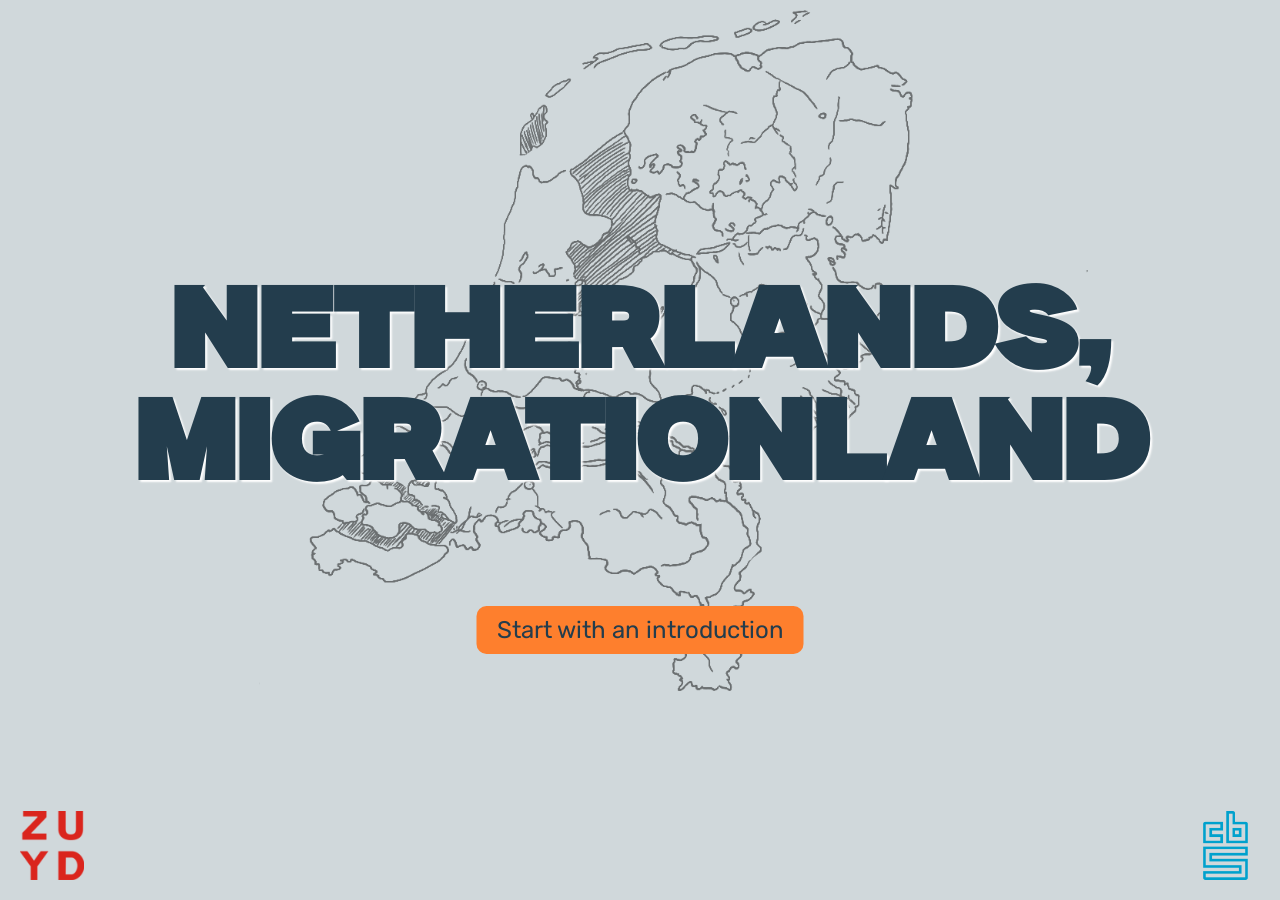
<file: index.html>
<!DOCTYPE html>
<html lang="en">

<head>
    <meta charset="UTF-8">
    <meta name="viewport" content="width=device-width, initial-scale=1.0">
    <title>Document</title>

    <link rel="stylesheet" href="css/reset.css">
    <link rel="stylesheet" href="css/style.css">
    <script src="js/script.js"></script>
</head>

<body class="indexxx">


<h1> Netherlands, migrationland </h1>

<img class="kaart" src="img/ned.png" alt="kaart">

<div class="btn-start">
    <button id="startBtn"> Start with an introduction </button>
    <!-- <button onclick="location.href='kaart.html'"> Snelle start </button> -->
    
</div>

<div>
    <footer>
        <img src="img/zuyd_logo.svg" alt="zuyd" class="logo-footer">
        <img src="img/cbs_logo.svg" alt="cbs" class="logo-footer">
    </footer>
</div>


<div class="fullscreen-video-container" id="videoContainer" style="display: none;">
        <iframe id="vimeoPlayer" class="fullscreen-video" 
            src="https://player.vimeo.com/video/1195178710?controls=0"
                allow="autoplay; fullscreen; picture-in-picture" 
                allowfullscreen 
                frameborder="0">
    </iframe>

    <button id="skipBtn" class="skip-btn">SKIP</button>
</div>

<script src="https://player.vimeo.com/api/player.js"></script>
<script>
    const startBtn = document.getElementById('startBtn');
    const videoContainer = document.getElementById('videoContainer');
    const iframe = document.getElementById('vimeoPlayer');
    const skipBtn = document.getElementById('skipBtn');
    const player = new Vimeo.Player(iframe);

    // Show video in fullscreen when start button is clicked
    startBtn.addEventListener('click', function() {
        videoContainer.style.display = 'block';
        player.setVolume(1); // Ensure sound is on
        player.play();
    });

    // Stop video and navigate when skip button is clicked
    skipBtn.addEventListener('click', function() {
        player.pause();
        player.setVolume(0);
        location.href = 'kaart.html';
    });

    // Navigate to next page when video ends
    player.on('ended', function() {
        location.href = 'kaart.html';
    });
</script>

</body>

</html>
</file>
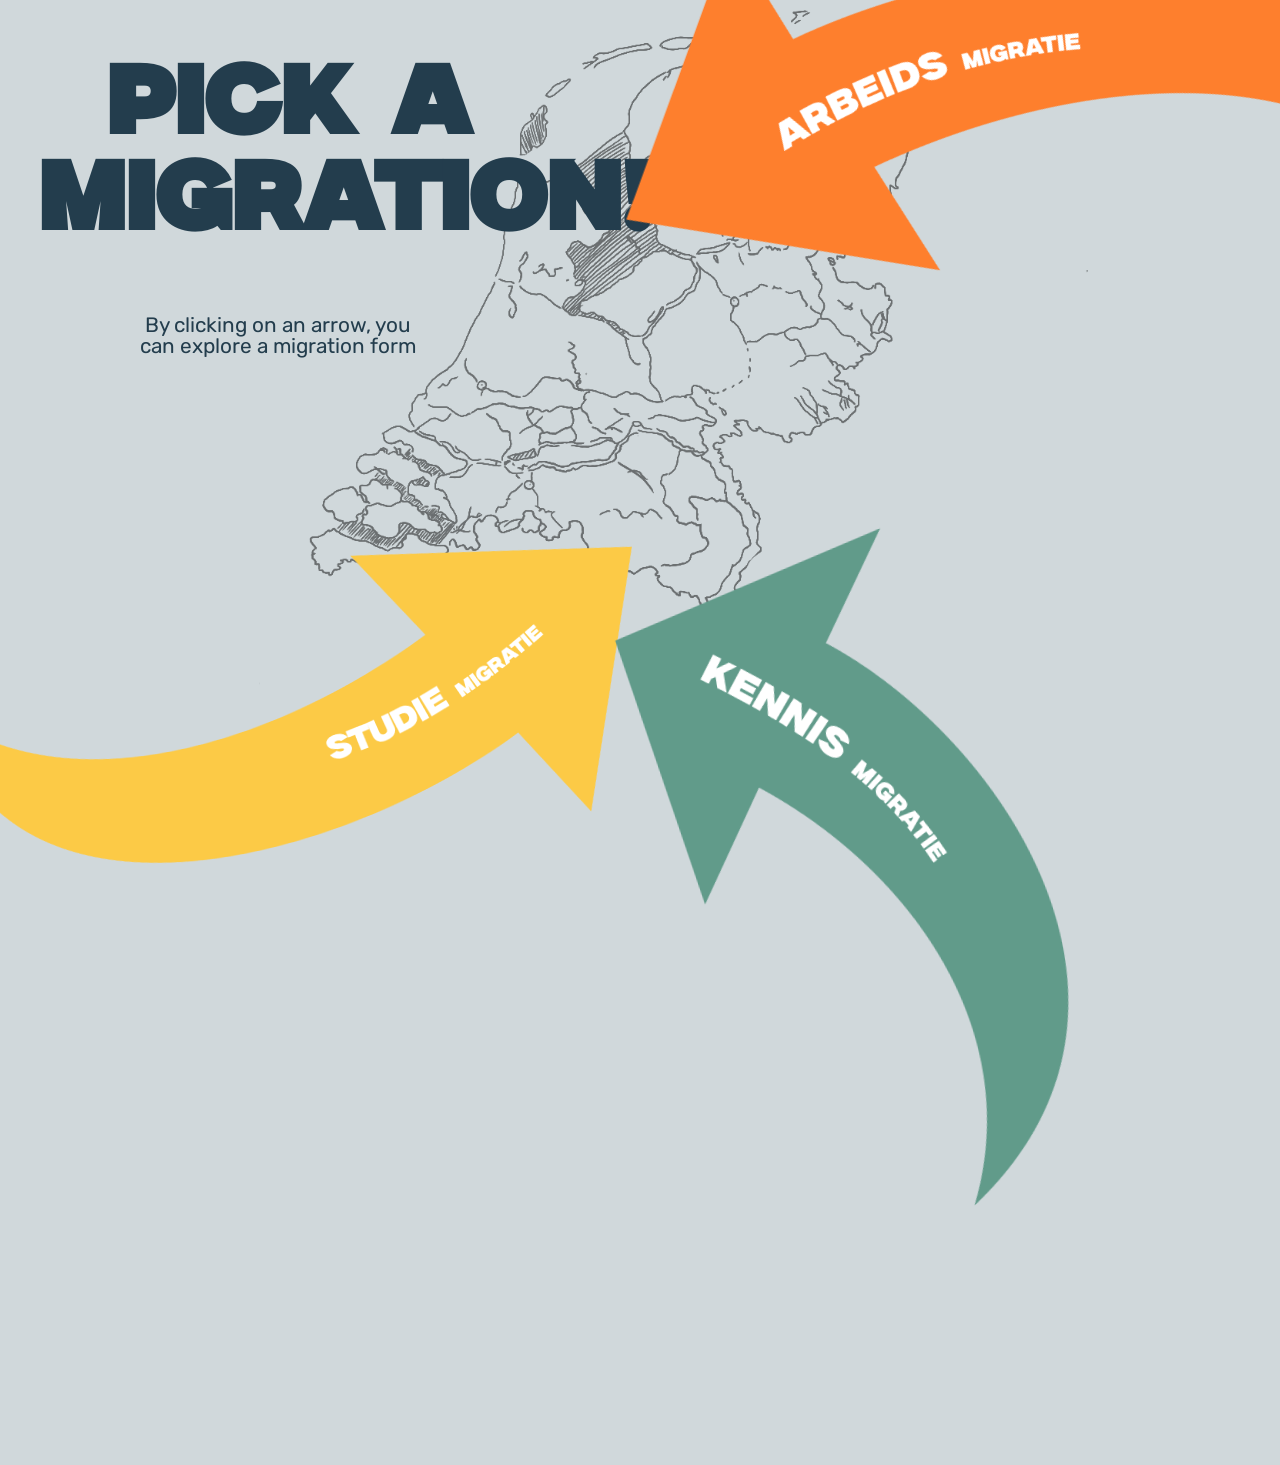
<file: kaart.html>
<!DOCTYPE html>
<html lang="en">

<head>
   <meta charset="UTF-8">
   <meta name="viewport" content="width=device-width, initial-scale=1.0">
   <title>Choose Your Migration</title>

   <link rel="stylesheet" href="css/reset.css">
    <link rel="stylesheet" href="css/style.css">
    
</head>

<body class="begin-kaart">

<h1>PICK A MIGRATION!</h1>
<p>By clicking on an arrow, you can explore a migration form</p>

<img class="kaart" src="img/ned.png" alt="kaart">

<!-- <a href="arbeid.html" class="arrow arrow-arbeidsmigratie">
    <?xml version="1.0" encoding="UTF-8"?>
<svg id="Laag_1" data-name="Laag 1" xmlns="http://www.w3.org/2000/svg" viewBox="0 0 776.82 460.82">
  <defs>
    <style>
      .cls-1 {
        fill: #fff;
      }

      .cls-2 {
        fill: #fe7f2d;
        fill-rule: evenodd;
      }
    </style>
  </defs>
  <path class="cls-2" d="M326.99,398.29L0,460.82l.16-157.84.16-157.84,99.25,78.2C284.17,36.72,660.02-125.85,776.82,138.65c-164.17-83.78-392.85,22.04-551.52,181.5l101.7,78.14Z"/>
  <path class="cls-1" d="M145.53,279.67l27.97,9.93-6.03,7.47-3.99-1.42-6.81,8.44,2.21,3.63-6,7.44-15.64-25.21,8.29-10.27ZM152.87,297.97l3.82-4.73-8.63-3.06,4.82,7.79ZM181.92,264.97l10.94,2.57-6.36,7.25-8.29-1.95c-.52.66-1.05,1.32-1.63,1.98l-1.66,1.89,5.59,4.91-6.12,6.98-21.05-18.46,7.78-8.87c5.14-5.87,10.85-9.58,17.2-4.02,2.83,2.48,3.82,5.11,3.6,7.73ZM172.09,268.05c1.5-1.71,1.15-3.14.22-3.95-.93-.82-2.36-.95-3.86.76l-3.06,3.49,3.64,3.19,3.06-3.49ZM199.44,239.25c3.08-1.1,5.79-.51,8.02,1.61,4.87,4.63.39,10.91-3.11,14.59l-10.31,10.84-20.29-19.29,9.54-10.03c4.24-4.46,9.74-8.62,14.32-4.26,1.86,1.76,2.51,4.15,1.83,6.55ZM185.86,245.7l2.26,2.15,4.33-4.55c1.13-1.19.79-2.17.27-2.67-.58-.55-1.46-.61-2.53.52l-4.33,4.55ZM198.56,250.16c1.41-1.48,2.06-2.63.93-3.7-1.13-1.07-2.41-.25-3.68,1.08l-3.8,4,2.75,2.62,3.8-4ZM215.96,232.51l11.22-10.89,5.49,5.65-17.88,17.36-19.53-20.12,17.22-16.72,5.49,5.65-10.56,10.25,1.67,1.72,9.73-9.44,4.74,4.88-9.73,9.45,2.15,2.21ZM241.3,219.26l-6.84,6.27-18.92-20.64,6.84-6.27,18.92,20.64ZM235.16,187.51c4.57-3.95,13.07-8.43,20.83.57,7.76,8.99,2.04,16.68-2.54,20.63l-9.72,8.39-18.29-21.2,9.72-8.39ZM247.03,203.89c2.67-2.3,5.14-5.55,1.69-9.55-3.48-4.03-7.05-2.05-9.72.25l-1.39,1.2,8.02,9.3,1.39-1.2ZM268.69,174.16c7.44-3.49,11.13-3.4,14.01.24,2.31,2.92,2.86,8.91-5.27,15.33-6.37,5.04-12.36,4.11-16.11,2.59l6.15-7.77c2.86.33,4.94-.85,6.13-1.79,1.25-.99,1.73-2.13,1.16-2.85-.79-1-2.13-.31-5.71,1.55-3.85,1.97-11.35,5.05-15.37-.03-2.9-3.67-1.81-8.87,5-14.25,5.99-4.74,12.89-4.33,15.64-2.27l-5.89,7c-1.53-.58-3.7.48-5.24,1.69-1.07.84-1.93,1.94-1.39,2.63.87,1.1,2.99-.22,6.88-2.07ZM303.31,148.87l5.28-3.67,9.58,13.8-4.57,3.18-3.83-5.52,2.22,6.64-3.86,2.68-5.43-4.41,3.83,5.52-4.57,3.18-9.58-13.8,5.28-3.67,8.71,6.52-3.05-10.45ZM324.43,154.83l-4.65,3.07-9.26-14.02,4.65-3.07,9.26,14.02ZM327.92,141.33l7.77-4.91,5.1,8.05-1.85,1.17-1.51-.5c-.72,1.82-2.15,3.29-3.87,4.38-3.77,2.39-9.06,2.87-12.48-2.53-3.4-5.37-.7-9.95,3.07-12.34,2.88-1.82,6.65-2.56,9.76-.41l-3.12,4.45c-1.43-1.09-2.99-.78-4.13-.06-1.46.92-2.63,2.8-.96,5.44,1.68,2.66,3.88,2.4,5.34,1.48.85-.54,1.58-1.37,1.76-2.47l-2.7,1.71-2.18-3.45ZM350.86,131.55l5.76,3.5-4.98,2.95-4.37-2.66c-.42.28-.84.56-1.3.82l-1.3.77,2.28,3.84-4.79,2.84-8.57-14.45,6.09-3.61c4.03-2.39,7.97-3.45,10.56.91,1.15,1.94,1.23,3.62.61,5.08ZM344.68,131.48c1.18-.7,1.24-1.57.86-2.21-.38-.64-1.17-.98-2.35-.28l-2.4,1.42,1.48,2.5,2.39-1.42ZM360.58,113.62l13.32,11.81-5.03,2.8-1.9-1.69-5.68,3.16.41,2.52-5.01,2.79-3.02-17.54,6.92-3.85ZM360.54,125.45l3.19-1.77-4.11-3.64.92,5.42ZM364.4,111.5l14.43-7.52,2.19,4.19-4.74,2.47,5.58,10.7-4.94,2.57-5.58-10.7-4.75,2.47-2.19-4.19ZM392.47,115.95l-4.98,2.48-7.49-15.04,4.98-2.48,7.49,15.04ZM397.25,108.46l8.48-4.02,2.02,4.27-13.51,6.4-7.2-15.2,13.01-6.16,2.02,4.27-7.98,3.78.62,1.3,7.35-3.48,1.75,3.69-7.35,3.48.79,1.67Z"/>
</svg>
</a> -->

<!-- <a href="studie.html" class="arrow arrow-studiemigratie">
    STUDIE migratie
</a>

<a href="kennis.html" class="arrow arrow-kennismigratie">
    <img src="img/pijl_blauw.png" alt="Kennismigratie">
</a> -->






 <a href="arbeid.html" class="arrow arrow-arbeidsmigratie">
    <img src="img/pijl_ora.png" alt="Arbeidsmigratie">
</a>

<a href="studie.html" class="arrow arrow-studiemigratie">
    <img src="img/pijl_geel.png" alt="Studiemigratie">
</a>

<a href="kennis.html" class="arrow arrow-kennismigratie">
    <img src="img/pijl_blauw.png" alt="Kennismigratie">
</a> 

<script src="js/script.js"></script>

</body>

</html>
</file>
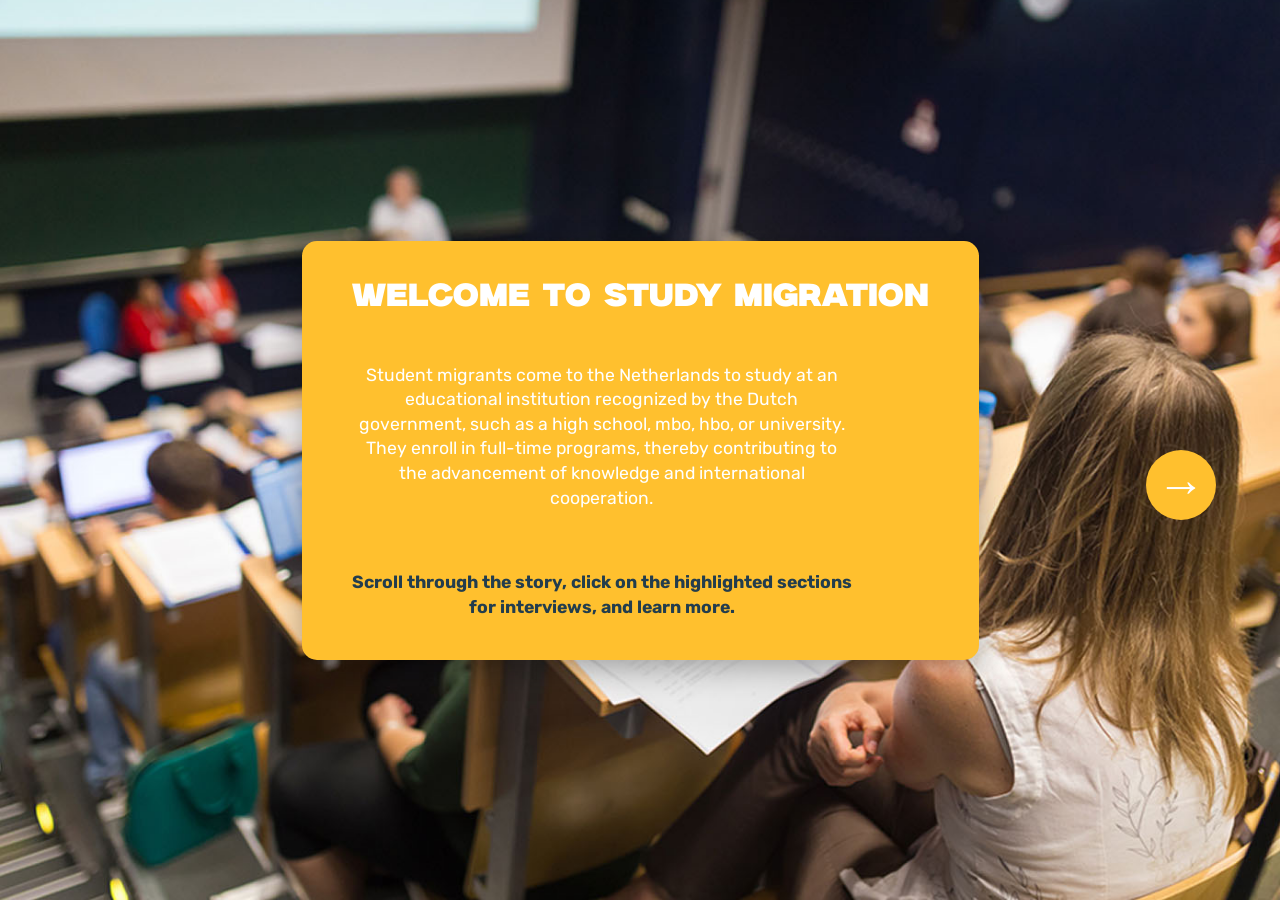
<file: studie.html>
<!DOCTYPE html>
<html lang="en">

<head>
    <meta charset="UTF-8">
    <meta name="viewport" content="width=device-width, initial-scale=1.0">
    <title>Study migration</title>

    <link rel="stylesheet" href="css/reset.css">
    <link rel="stylesheet" href="css/style.css">
</head>

<body class="studie">

    <div class="horizontal-scroll" id="scrollContainer">

        <div class="wrapper">
            <section class="section studiemigratie">
                <img src="img/cover-studie.jpg" alt="cover" class="section-bg-image">
                <div class="content-overlay">
                    <div class="welkom">
                        <h2>WELCOME TO STUDY MIGRATION</h2>
                        <p>Student migrants come to the Netherlands to study at an educational institution recognized by the Dutch government,
                            such as a high school, mbo, hbo, or university. They
                            enroll in full-time programs, thereby contributing to the advancement of knowledge and international
                            cooperation.</p>
                        <p class="extra-wel"> <strong>Scroll through the story, click on the highlighted sections for
                                interviews, and learn more.</strong></p>
                    </div>
                    <button class="arrow-btn">→</button>
                </div>
            </section>
            <section class="section">
                <?xml version="1.0" encoding="UTF-8"?>
                <svg xmlns="http://www.w3.org/2000/svg" viewBox="0 0 1512 982">
                    <defs>
                        <style>
                            .cls-1 {
                                fill: #fff;
                            }

                            .cls-2 {
                                fill: #fcca46;
                            }

                            #klikbaar:hover path {
                                fill: #ffd665;
                                cursor: pointer;
                            }
                        </style>
                    </defs>
                    <g id="Layer_1" data-name="Layer 1">
                        <path class="cls-1"
                            d="M1512,361.57v620.43h-248.26c1.35-4.25,4.07-9.19,4-13.83l-.16-11.12c-.14-9.84,1.46-17.97,3.83-27.42,2.29-9.13,4.29-33.49,3.93-43.26-.49-13.39-.38-26.63-3.3-39.59-6.52-28.92,4.38-19.98.5-44.76-1.73-11.06-6.82-14.08-10.32-27.64-1.69-6.55-8.96-10.25-15.37-10.94l-10.86-1.17c-5.18-.56-10.86-.98-15.15-2.58l1.56-36.28.57-21.41c.17-6.33.48-11.88,1.82-18.2.47-2.24.21-6.69-.96-8.61-5.78-3.68-12.77-4.97-19.62-5.42l-2.39-11.34c-29.31-30.55-14.35-23.58-16.42-32.66-4.89-21.37-11.66-21.7-12.86-45.38-.35-6.85-2.61-12.62-4.86-18.99-1.01-2.88-1.56-7.23-2.27-10.39l-1.88-8.35c-1.29-5.73-.37-12.55-.85-18.54l-1.14-14.22c-1.46-18.28-6.67-35.52-9.96-53.48-2.67-14.55.19-28.71-15.88-36.74-3.63-1.81-9.39-2.44-11.03-6-1.72-3.73-2.63-5.01-6.36-6.08l-10.7-3.05,57.22-23.37c13.71-5.6,26.76-12.74,39.81-18.91-1.05-2.16-1.72-4.66-1.61-6.04l22.06-1.03,16.96-.93,23.81-1.43c.19,2.49.14,5.68-.06,9.18l57.15-.83,53-1.02c8.62-.17,17.62-.76,26.01.28,8.65,1.07,16.06.95,24.73.92l80.06-.32c1.76,0,3.89.33,5.24.47Z" />
                        <path class="cls-1"
                            d="M0,51V0h1512v106l-28.03-.71-51.08-.44.41-19.76c.02-1.13,2.31-3.92,1.57-4.53s-2.5-1.1-4.04-1.28l.23,25.69-24.24.18-138.09,44.31c.29.82,1.23,2.89,1.21,3.9l-.98,46.64-47.55,4.72-10.91,1.49.66-7.85c.11-1.33.19-2.3-.02-3.01-.27-.88-3.49.02-3.43,1l.69,10.41-5.19.84-1.07,25.1-9.67-4.38-.6-6.45c-1.01,1.41-1.58,2.99-2.23,5.24l-27.65-11.99.54-49.38-63.41-58.43-11.06-.95-16.2-.88-29.53.43-113.75-83.78-342.45,96.36,2.51-10.23,5.89-.23c-1.45-2.85-5.62-3.21-7.39-1.94l-3.52,13.06-130.6,36.98-96.1-17.68.29-26.97-40.57-6.97c.44-5.14.59-9.28-.71-13.75L48.13,35.46c-12.66,4.03-24.12,8.49-36.28,13.48-3.77,1.55-8.19,2.08-11.85,2.05Z" />
                        <path class="cls-1"
                            d="M1261,982h-14c-.19-3.24-.06-8,4.56-9,2.1-.45,5.81.49,8.09,1.01l-.14,4.66,5.61-7.36c-1.42,4.45-2.71,7.5-4.13,10.69Z" />
                        <path class="cls-1"
                            d="M1259.65,974.01c-.51-4.5-5.98-4.42-9.96-3.11-1.72.57-4.9,1.46-4.85,3.87l.15,7.23h-676c5.58-2.45,11.6-5.21,16.42-9.83-.57-8.04-2.59-15.54-5.69-22.83l-4.84-11.42c-1.56-3.68.19-10.29.26-14.49l5.51-5.61c2.58-17.5-5.2-13.68-3.68-25.9,1.02-8.18,1.63-16.4.43-24.48l-4.15-27.76c-1.01-6.76.81-14.62-1.02-21.05-1.02-3.59-3.48-5.14-.65-9.18,1.43-2.04,2.02-7.43.78-9.88-2.33-4.61,1.72-8.01,1.99-11.68,1.26-17.39,1.03-34.47.05-51.78-.44-7.8.11-15.31,1.33-23.14l1.73-11.17c1.09-7.04,1.19-13.5,4.56-20.42,2.93,8.71,4.95,16.46,6.6,24.83l3.48,17.72,2.45,13.95,5.04,28.93,7.63,23.96,4.56,27.31c1.15,6.89,2.41,12.36,5.45,18.73,3.35,7.02-3.19,15.34,1.06,19.66l8.51,8.64c-4.63,13.5-1.32,13.46-4.06,25.3-1.66,7.18-2.96,14.46-6.43,20.83-3.08,5.65-6.49,11.66-3.2,18.25,2.55,5.11,8.55,10.61,15,11.01,10.85.68,22.77-6.06,26.71-16.32,2.07-5.38,2.39-12.62,1.79-18.03-2.6-23.45,7.19-29.35-3.38-43.79,2.68-2.09,4.05-4.93,3.87-8.25l-.89-16.22c-.38-6.88-.31-13.76,0-20.7s4.04-14.28,2.23-20.9l-7.01-25.69c-1.21-4.45-.83-9.19-2.58-13.6-1.59-4.02-1.87-7.13-1.38-11.24l2.23-18.79,1.02-13.93c1.03-14.05,3.31-18.21,5.28-33.02,2.63-19.72,7.81-21.68,3.39-40.15l-2.2-9.17c-1.9-7.93,6.88-2.62,8.27-14.89l9.7,23.07,5.53-.94c.53,6.39,1.57,12.12,3.9,17.7l-6.48.92c-5.02,7.56,1.32,11.99,2.62,16.83l10.8,40.38c-9.43,1.84-14.16,7.61-15.85,15.87-.79,3.87-5.27,8.29-5.26,12.32s1.46,7.68-.21,11.11c-2.83,5.82-7.11,12.68-4.8,19.27l5.35,15.25,6.79,18.04,4.76,12.13c4.29,10.93,7.45,21.97,10.77,33.26l4.06,13.82c1.28,4.37,4.03,7.97,7.78,10.08-.7,4.48.56,9.65,4.91,9.5s6.95-4.97,6.29-9.17c11.07,1.7,21.56,2.32,32.42,3.29l19.22,1.72,19.03,1.95c5.03.52,10.23.72,14.91.16.37,2.42,1.16,5.81,2.5,7.02s5.79,2.07,7.51,1.25c5.03-2.42,7.62-7,9.86-12.05,4-9-6.82-5.84,6.93-18.25,3.16-2.86,4.12-8.2,5.08-12.24,2.34-9.92-2.66-18.2-3.81-27.1-1.53-11.89-.62-23.3-7.01-33.99-9.16-15.3-11.11-34.81-17.81-51.82,4.63-2.64,7.69-6.76,9.34-12.96,1.64,4.29.79,8.55.27,13.05-.61,5.23-.16,10.42.28,15.82,2.04,25.41,4.88,8.89,5.5,23.83.15,3.65,1.89,8.96,5.98,9.13,5.18.22,8.41-4.77,11.04-8.86l30.59-1.64c14.33-.77,21.88.31,35.29,2.71-1.34,7.04,4.28,11.69,10.03,10.89,1.33-2.25,1.76-6.34,1.86-9.11l5.45,2.04c2.04.77,8.2-6.1,8.83-9.58,4.04-22.37-2.14-25.27,5.71-40.27,5.04-9.64,2.34-34.32,2.25-45.75l-.4-48.38c-.07-8.51-6.82-11.05-13.57-11.72-3.63-2.36-8.17-5.93-13.32-6.16l-13.4-.61.6-24.56.77-21.06c.39-10.75-.51-21.34,1.1-31.61.58-3.71.26-7.02-3.13-9.25-2.64-1.73-6.51-1.17-10.28-.38l-2.86-10.21,85.33-40.24c-30.49,11.08-57.75,26.25-87.06,38.39l-3.35-7.49,92.13-40.38c-33.03,11.04-62.1,26.35-92.86,38.01-4.06-19.61.2-26.05-1.43-39.62-.43-3.59-3.18-1.63-5.09-19.57-.88-8.24-2.44-15.63-3.58-23.83l-3.99-28.79c-.63-4.58-1.48-9.02-2.1-14.02l133.38.04c-1.57,2.15-1.47,1.91-1.54,2.45-1.45,12.21,2.91,22.99,11.46,31.12l-9.01,4.89c-.76,2.69-1.67,4.25-3.4,5.2-8.44,4.62-11.42,12.65-13.63,21.27l-6.9,26.94c-6.3,24.61-9.33,16.49-11.56,39.33-.61,6.22-3.48,11.1-4.95,16.91-1.1,4.37.85,11.29-.6,15.55-2.25,6.62,2.69,10.11,3.92,14.92,1.7,6.68,2,13.65,5.19,20.32,1.66,3.47,3.63,8.17,3.39,11.68-.57,8.18,1.4,15.84,7.15,21.7l7.42,1.32c7.77,15.85-.14,19.55,2.35,25.3,1.5,3.47,10.42,12.52,15.38,10.19l1.22,28.02c.55,12.62,9.43,24.91,12.19,32.63l10.25,28.68,5.13,19.81c.87,3.34,3.94,5.58.24,8.78l3.61,5.58-3.35.12c-.45.02-.63,1.75-.64,2.47-.1,6.56-1.8,12.88-3.47,19.55-4.85,19.29-2.5,25.48-3.76,44.27-.39,5.77-.01,12.16-1.87,17.44-1.8,5.13-2.73,9.54-2.98,14.88-.28,6.04-1.78,11.59,3.36,16.66l-5.69,9.16c-4.71,7.58,3.97,15.52,1.98,30.76-1.32,10.11,2.4,19.58,11.86,23.87,8.43,3.83,17.31,5.79,26.96,4.91,3.01-5.74,2.88-19.77,1.15-25.77-2.26-7.81-3.37-15.64-4.67-23.64-1.01-6.2-.49-11.53,2.67-17.07,7.21-12.65,1.5-19.3,5.53-32.49l3,17.94c1.04,6.2.39,13.44-1.11,19.65-1.98,8.19-1.64,15.44-.89,23.71.58,6.42.74,12.82,2.19,19.21,1.32,5.81,1.87,11.25-.55,16.91-2.84,6.67-.36,16.09,7.87,17.54,4.42.78,11.69,0,15.36-2.29,3.85-2.4,6.61-7.29,10.49-9.4l14.72-7.99c-.7-.98,5.9,27.63,6.74,19.67l.13-1.2c.03-.31-.6-1.23-.73-1.62-5.97-18.93-6.18-39.01-7.25-58.81l-.6-11.08-.63-16.94c-.17-4.59-.16-9.48.19-13.72l5.72-70.01c.71-8.7-.74-20.77,5.48-27.61,10.51-11.55,48.68-10.23,64.14-9.39l17.01.92,17.12.9,18.3,1.43c8.2.64,17.85,1.52,24.7,6.32,3.15,12.71,8.12,14.74,10.45,27.53,2.98,16.36-2.73,15.37-2.79,33.66-.01,4.17,1.75,7.9,2.41,11.69,4.58,26.01,3.74,55.28-.66,81.69-.85,5.09-3.53,10.18-3.46,15.48.13,10.42-.05,21.37-6.35,29.08Z" />
                        <path
                            d="M1512,106v3l-4.88-1.09c-9.82.39-18.73-.63-28.42-.65l-74.56-.15.86,52.89.92,52.01.32,57.99.79,44.98.82,44.06c4.89.44,8.61.44,13.22.36l49.91-.92,41.03.68v2.41c-1.35-.14-3.49-.48-5.24-.47l-80.06.32c-8.67.03-16.08.16-24.73-.92-8.39-1.04-17.39-.45-26.01-.28l-53,1.02-57.15.83c.2-3.49.25-6.69.06-9.18l-23.81,1.43-16.96.93-22.06,1.03c-.12,1.38.55,3.88,1.61,6.04-13.05,6.17-26.1,13.31-39.81,18.91l-57.22,23.37,10.7,3.05c3.74,1.07,4.65,2.35,6.36,6.08,1.64,3.56,7.4,4.18,11.03,6,16.07,8.02,13.21,22.19,15.88,36.74,3.3,17.96,8.5,35.2,9.96,53.48l1.14,14.22c.48,5.99-.44,12.81.85,18.54l1.88,8.35c.71,3.16,1.26,7.51,2.27,10.39,2.25,6.37,4.51,12.14,4.86,18.99,1.21,23.67,7.98,24.01,12.86,45.38,2.08,9.08-12.89,2.11,16.42,32.66l2.39,11.34c6.84.45,13.83,1.75,19.62,5.42,1.17,1.92,1.43,6.37.96,8.61-1.34,6.32-1.65,11.87-1.82,18.2l-.57,21.41-1.56,36.28c4.29,1.6,9.98,2.02,15.15,2.58l10.86,1.17c6.41.69,13.68,4.39,15.37,10.94,3.5,13.56,8.59,16.58,10.32,27.64,3.89,24.78-7.02,15.84-.5,44.76,2.92,12.96,2.81,26.2,3.3,39.59.36,9.77-1.64,34.13-3.93,43.26-2.38,9.45-3.97,17.58-3.83,27.42l.16,11.12c.07,4.64-2.66,9.58-4,13.83h-2.74c1.42-3.19,2.7-6.23,4.13-10.69l-5.61,7.36.14-4.66c6.29-7.71,6.47-18.66,6.35-29.08-.06-5.3,2.62-10.39,3.46-15.48,4.4-26.41,5.25-55.68.66-81.69-.67-3.79-2.43-7.52-2.41-11.69.05-18.29,5.77-17.29,2.79-33.66-2.33-12.79-7.3-14.83-10.45-27.53-6.85-4.81-16.51-5.68-24.7-6.32l-18.3-1.43-17.12-.9-17.01-.92c-15.47-.84-53.64-2.16-64.14,9.39-6.22,6.84-4.77,18.91-5.48,27.61l-5.72,70.01c-.35,4.24-.36,9.13-.19,13.72l.63,16.94.6,11.08c1.07,19.8,1.28,39.88,7.25,58.81.12.38.76,1.31.73,1.62l-.13,1.2c-.85,7.96-7.44-20.65-6.74-19.67l-14.72,7.99c-3.88,2.11-6.64,7-10.49,9.4-3.67,2.29-10.94,3.07-15.36,2.29-8.24-1.45-10.72-10.87-7.87-17.54,2.41-5.66,1.86-11.1.55-16.91-1.45-6.39-1.61-12.79-2.19-19.21-.75-8.27-1.09-15.52.89-23.71,1.5-6.21,2.15-13.45,1.11-19.65l-3-17.94c-4.03,13.19,1.68,19.84-5.53,32.49-3.16,5.54-3.67,10.87-2.67,17.07,1.3,8,2.41,15.82,4.67,23.64,1.74,6,1.86,20.03-1.15,25.77-9.65.88-18.53-1.08-26.96-4.91-9.46-4.3-13.18-13.77-11.86-23.87,1.99-15.24-6.69-23.18-1.98-30.76l5.69-9.16c-5.14-5.06-3.65-10.62-3.36-16.66.25-5.35,1.18-9.75,2.98-14.88,1.85-5.29,1.48-11.68,1.87-17.44,1.26-18.78-1.09-24.98,3.76-44.27,1.68-6.67,3.37-13,3.47-19.55.01-.72.18-2.45.64-2.47l3.35-.12-3.61-5.58c3.7-3.19.63-5.44-.24-8.78l-5.13-19.81-10.25-28.68c-2.76-7.72-11.64-20.01-12.19-32.63l-1.22-28.02c-4.96,2.33-13.88-6.72-15.38-10.19-2.49-5.75,5.42-9.45-2.35-25.3l-7.42-1.32c-5.75-5.87-7.72-13.52-7.15-21.7.25-3.5-1.73-8.21-3.39-11.68-3.19-6.67-3.49-13.64-5.19-20.32-1.22-4.81-6.17-8.31-3.92-14.92,1.45-4.26-.5-11.18.6-15.55,1.47-5.81,4.35-10.7,4.95-16.91,2.23-22.84,5.26-14.72,11.56-39.33l6.9-26.94c2.21-8.62,5.18-16.65,13.63-21.27,1.73-.95,2.64-2.51,3.4-5.2l9.01-4.89c-8.55-8.12-12.92-18.91-11.46-31.12.06-.55-.03-.31,1.54-2.45l-133.38-.04c.62,5,1.47,9.45,2.1,14.02l3.99,28.79c1.14,8.21,2.71,15.6,3.58,23.83,1.91,17.94,4.66,15.98,5.09,19.57,1.63,13.57-2.63,20.01,1.43,39.62,30.76-11.66,59.82-26.97,92.86-38.01l-92.13,40.38,3.35,7.49c29.31-12.14,56.57-27.31,87.06-38.39l-85.33,40.24,2.86,10.21c3.76-.79,7.64-1.35,10.28.38,3.39,2.23,3.71,5.54,3.13,9.25-1.62,10.27-.71,20.86-1.1,31.61l-.77,21.06-.6,24.56,13.4.61c5.14.24,9.68,3.81,13.32,6.16,6.75.67,13.5,3.21,13.57,11.72l.4,48.38c.09,11.43,2.79,36.11-2.25,45.75-7.85,15.01-1.67,17.9-5.71,40.27-.63,3.48-6.79,10.35-8.83,9.58l-5.45-2.04c-.1,2.77-.54,6.86-1.86,9.11-5.75.8-11.37-3.85-10.03-10.89-13.42-2.4-20.96-3.48-35.29-2.71l-30.59,1.64c-2.63,4.09-5.86,9.07-11.04,8.86-4.1-.17-5.83-5.48-5.98-9.13-.63-14.94-3.46,1.57-5.5-23.83-.43-5.41-.89-10.59-.28-15.82.52-4.5,1.37-8.76-.27-13.05-1.65,6.2-4.71,10.32-9.34,12.96,6.71,17.01,8.65,36.52,17.81,51.82,6.4,10.68,5.49,22.1,7.01,33.99,1.14,8.9,6.15,17.18,3.81,27.1-.96,4.04-1.91,9.38-5.08,12.24-13.74,12.42-2.93,9.25-6.93,18.25-2.24,5.05-4.83,9.63-9.86,12.05-1.71.82-6.16-.02-7.51-1.25s-2.13-4.61-2.5-7.02c-4.68.56-9.88.36-14.91-.16l-19.03-1.95-19.22-1.72c-10.86-.97-21.36-1.58-32.42-3.29.66,4.2-1.81,9.02-6.29,9.17s-5.6-5.02-4.91-9.5c-3.76-2.1-6.5-5.71-7.78-10.08l-4.06-13.82c-3.32-11.29-6.48-22.33-10.77-33.26l-4.76-12.13-6.79-18.04-5.35-15.25c-2.31-6.58,1.97-13.45,4.8-19.27,1.67-3.44.22-7.25.21-11.11s4.47-8.45,5.26-12.32c1.69-8.26,6.42-14.03,15.85-15.87l-10.8-40.38c-1.29-4.84-7.63-9.27-2.62-16.83l6.48-.92c-2.32-5.58-3.37-11.31-3.9-17.7l-5.53.94-9.7-23.07c-1.39,12.27-10.17,6.96-8.27,14.89l2.2,9.17c4.43,18.47-.76,20.43-3.39,40.15-1.97,14.81-4.26,18.97-5.28,33.02l-1.02,13.93-2.23,18.79c-.49,4.11-.21,7.23,1.38,11.24,1.75,4.42,1.37,9.16,2.58,13.6l7.01,25.69c1.81,6.62-1.94,14.05-2.23,20.9s-.37,13.82,0,20.7l.89,16.22c.18,3.32-1.19,6.16-3.87,8.25,10.58,14.44.79,20.34,3.38,43.79.6,5.42.28,12.65-1.79,18.03-3.94,10.26-15.85,17-26.71,16.32-6.45-.4-12.44-5.9-15-11.01-3.29-6.6.12-12.61,3.2-18.25,3.47-6.37,4.76-13.65,6.43-20.83,2.74-11.84-.57-11.79,4.06-25.3l-8.51-8.64c-4.25-4.32,2.29-12.65-1.06-19.66-3.04-6.36-4.3-11.84-5.45-18.73l-4.56-27.31-7.63-23.96-5.04-28.93-2.45-13.95-3.48-17.72c-1.65-8.37-3.67-16.12-6.6-24.83-3.37,6.92-3.47,13.38-4.56,20.42l-1.73,11.17c-1.21,7.83-1.77,15.35-1.33,23.14.98,17.3,1.21,34.38-.05,51.78-.27,3.67-4.31,7.07-1.99,11.68,1.24,2.46.65,7.84-.78,9.88-2.83,4.03-.38,5.59.65,9.18,1.83,6.43,0,14.29,1.02,21.05l4.15,27.76c1.21,8.07.6,16.29-.43,24.48-1.53,12.22,6.25,8.4,3.68,25.9l-5.51,5.61c-.06,4.2-1.81,10.81-.26,14.49l4.84,11.42c3.09,7.3,5.12,14.79,5.69,22.83-4.82,4.62-10.83,7.38-16.42,9.83h-4.68c2.44-4.12,3.92-.66,14.86-7.65,1.37-.88,3.37-2.01,3.76-3.13s-.3-3.51-.95-6.13l-5.11,2.49c-8.29,2.37-15.23,7.37-19.46,14.42h-1.92c3.41-8.47,12.69-14.24,21.36-16.73,1.47-.42,4.89-3.01,4.38-4.35l-4.66-12.01c-4.37,1.62-10.07,2.54-12.92-.32l-6.21-6.24c-3.76-3.78-10.09-3.3-13.34.77,1.22,3.7-.37,5.76-2.42,8.51l-16.06,21.51c7.36-2.47,12.1.17,17.52,3.71l7.86,5.14h-4.94l-4.66-3.49c-4.77-3.57-9.17-4.74-15.14-3.54-4.66.93-8.42,2.7-10.35,7.03h-2.95c1.51-4.68,7.09-6.36,10.29-9.92,6.69-7.46,12.8-15.92,18.61-24.29-.01-12.22,4.24-1.14,3.08-20.78-9.78.52-10.31-14.51-11.2-20.94l-6.54-47.26c-1.45-10.51-3.74-20.44-6.08-30.78-3.76-16.55,4.55-20.84-.9-29-3.15-4.72.18-11.09-1.02-15.44s-3.23-6.95-1.04-11.37c3.3-6.64.97-13.85-.27-20.81-2.77-15.51-5.72-30.34-9.53-45.62-2.05-8.24-5.02-22-5.12-29.78l-.32-27.36-12,3.3-3.28,13.91,13.2-3.86c-2.09,2.97-4.52,3.28-8,4.4l2.02,6.62c2.86,1.77,4.13,3.66,3.95,6.69l-.31,5.26c-.09,1.45-4.21,1.29-5.67,1.92-6.78,2.98-14.2,2.51-20.5-2.4-3-2.34-4.77-4.97-5.18-9.74l-66.14,26.7c-4.61,18.81,5.63,26.14-1.88,41.34,4.58,2.71,2.71,8.48,4.24,11.85l7.84,17.33c2.86,6.32,7.6,12.54,7.63,20,.06,14.61.34,28.71,4.8,43.11,1.67,5.38,4.46,10.59,3.36,16.88-2.44,13.86,11.19,12.94,2.44,32.51-8.2,18.33.92,23.11-4.59,36.54-6.66,16.21-24.11,25.62-41.13,19.75-4.07-1.4-6-7.81-6.35-11.98-1.33-15.46,12.83-36.75,7.56-52.16-2.29-6.7-8.33-10.76-7.37-19.56l.8-7.32c-.32-4.4-3.91-9.53-4.7-14.04l-2.83-16.34c-.72-4.13-.58-8.9-1.04-13.45-1.75-3.03-5.63-6.77-7.31-10.14-.96-1.92-.27-7.81-2.7-8.47-5.44-1.48-4.6-6.06-6.51-10-2.42-5-4.85-9.66-5.97-15.51l-8.08-42.1c-5.9,2.35-10.42,3.96-16.3,5.49,6.19,14.12,10.19,29.35,11.82,44.93,4.6,2.61,6.84,6.07,8.39,10.7l5.52,16.51c2.27,6.78,6.62,14.28,6.36,21.59-.18,5.23-2.56,9.83,1.25,14.9,4.31,5.73,3,12.63.62,18.75-1.63,4.17-2.95,7.81-6.9,10.66l-1.95,9.27c1.31,2.4,2.74,6.05,1.48,8.26-1.94,3.39-9.46,7.79-13.42,6.75-2.76-.73-4.34-3.04-5.64-6.71l-12.47,2.21,2.6,16.45c.66,4.19-.7,7.98-1.76,12.12-.73,2.89,3.71,8.26-1.13,11.3l4.21,9.23c-2.33,5.06,1.6,6.36-.63,16.17,3.11,3.67,5.09,10.48.16,14.22-6.71,5.08-14.94,6.36-23.59,5.16l-9.72,4.26c-2.58,5.85-7.66,8.39-13.09,10.08h-10c4.36-4.81,17.12.77,21.25-12.06l11.66-5.03c8.44,1.72,16.19.09,23.11-5.15,1.62-1.23,1.34-6.17-.26-7.98-11.62,1.03-22.53,6.2-31.14,13.91-7.99,7.15-32.39,13.13-43.91,9.2l-11.2-3.82c-.79-.27-2.94.09-3.64.46-.87.46-1.12,3.36-.52,4.16l4.71,6.32h-3.48c-2.9-3.94-4.08-7.42-2.9-12.8.87-3.95,4.02-7.38,8.64-9.72,12.08-6.12,21.54-15.41,28-27.07l8.11-2.2c-2.66-3.65-3.67-4.82-2.41-8.72l-4.17-1.01c-4.55-4.63-4.96-9.83-5.34-15.59-.43-6.56-.31-11.51.65-19.04l-15.13.84c-5.81.32-12.26.55-17.59,1.46-1.13,3.23-2.53,6.35-4.57,7.38-3.94,1.98-9.67,2.11-12.97-1.13-.78-.76-.46-3.29-.16-4.89-4.63-2.72-7.96-6.95-10.06-12.12l-12.71-31.23-15.13-35.75c-3.08-7.29-5.29-14.32-9.09-21.85L0,848v-2l164.1-59.2c-1.59-7.07-1.9-13.9.73-21.17L0,824v-2l166.26-58.82c1.73-10.3,5.07-19.17,9.99-27.9,1.95-6.01,5.5-10.72,11.2-14.23l-13-41.58L0,736v-3l172.84-54.92c-1.45-4.34-3.45-10.05-1.56-14.02,2.43-5.11,9.69-4.58,14.45-5.2-.65-12.92,11.99-23.98,13.2-38.88l1.78-22.02.98-17.93.96-24.49c.12-3.18-2.76-7.75-2.32-10.33l2.05-12.12c.62-3.67,1.31-8.17-.28-10.93-2-3.48-.93-5.42-.82-8.64.15-4.2.14-7.07,1.84-11.35,2.75-7.49-1.97-11.67,6.73-14.72-9.54-12.34-2.68-10.95-1.8-30.41l.78-17.06c.67-14.81,6.68-33.39,7.4-50.02l-64.3.41-78.93.76-72.99.86v-2l76.98-.84,72.03-.88,68.22-.36c1.64-4.17,3.3-6.82,5.81-9.94l-43.24.4-53.82.83-45.97.81-33.03.66-46.98.33v-2l31.79-.27,56.25-.96,62.01-1.01,73.93-.83c8.37-6.83,12.19-5.8,21.07-13.91-1.05-4.13-.19-7.52,2.91-10.22,17.48-15.22,11.15-3.82,21.78-17.33,3.18-4.04,9.05-6.83,13.34-10.7-.14-4.85-1.65-10.76-3.11-15.59l-19.07-.88-22.88-1.05-21.96-1.01-21.05-.96-22-1.01-22-1.02-21.01-.97-21.99-1.01-22.96-1.03-21.06-.95-22.95-1.04-20.47-.96c-7.07-.33-13.95-.45-20.58-.27v-3l13.09.73,22.89,1.05,21.09.98,21.02.98,21.9,1.03,21.1.99,21,.98,22,1.02,21.9,1.01,21,.98,21.99,1.03,20.1.95,14.94.64c5.45.23,10.22,1.3,16.23-.12-6.57-2.73-10.2-4.13-12.4-10.26-1.86-5.16.24-11.31-.29-16.75l-1.55-16.01c-.93-9.64,3.42-16.56,8.82-23.34,3.54-4.45,5.47-9.25,12.8-9.24,2.41,0,6.41-2.5,8.62-3.94,14.14-1.96,27.88.16,41.04,5.03l8.94,9.04c1.44,1.46-.11,6.17.06,8.15.2,2.4,3.01,6.62,2.51,8.81-1.4,6.11-2.82,11.3-3.85,17.43-.46,2.74,2,7.33,2.5,10.19,1.27,7.32.1,13.9-.7,21.61l10.35.03-.68-48.01-.44-57.84L0,148v-2l355.95,52c.13-12.69-.18-25.09-.94-38.12L0,100v-2l354.87,59.91v-11.32S0,83,0,83v-3l354.86,64.75.08-31.83L0,54v-3c3.67.03,8.08-.5,11.85-2.05,12.16-4.99,23.62-9.46,36.28-13.48l267.79,55.28c1.3,4.47,1.15,8.61.71,13.75l40.57,6.97-.29,26.97,96.1,17.68,130.6-36.98,3.52-13.06c1.77-1.27,5.94-.91,7.39,1.94l-5.89.23-2.51,10.23L928.57,22.12l113.75,83.78,29.53-.43,16.2.88,11.06.95,63.41,58.43-.54,49.38,27.65,11.99c.65-2.24,1.22-3.83,2.23-5.24l.6,6.45,9.67,4.38,1.07-25.1,5.19-.84-.69-10.41c-.06-.98,3.16-1.88,3.43-1,.22.71.13,1.68.02,3.01l-.66,7.85,10.91-1.49,47.55-4.72.98-46.64c.02-1.01-.92-3.08-1.21-3.9l138.09-44.31,24.24-.18-.23-25.69c1.54.19,3.3.67,4.04,1.28s-1.55,3.4-1.57,4.53l-.41,19.76,51.08.44,28.03.71ZM973.53,319.74l29.46,1.06c5.47.2,11.32.18,16.38.12,1.33-5.22,2.86-8.45,5.96-13.08l-77.41-5.13c-.5-.07-.89-.99-.99-2.22l81.58,5.17c3.38-2.95,6.97-5.78,10.7-8.29,17.73-11.94,20.04-6.17,25.89-5.63,8.99.84,18.07.48,25.87,5.46l10.24,6.53-1.6-14.36c-.05-.48.24-1.53.49-1.7s1.37-.17,1.43.12l1.51,6.95,15.68,1.81,23.28,4.68,18.01,4.13v-139.04s-61.65-56.82-61.65-56.82c-8.01-1.15-15.38-1.53-23.38-1.86-3.39-.2-6.56-.14-9.93-.04l-21.17.63c-2.98.13-3.83-1.37-6.19-3.1l-109.5-80.63-469.31,131.98c4.09,2.55,7.33,2.26,11.19,1.2L925.39,31.8c1.21,2.54,2.14,3.77,4,5.04l110.32,75.16c6.74.05,12.9.31,19.35.76l14.01.98,15.13,1.06,12.77.92c.45.03.56,1.92.14,2.07l-1.95.66c19.34,17.47,41.02,32.3,59.94,51.78-21.89-15.37-40.89-33.3-60.98-50.06-2.62-2.19-2.23-2.86-6.14-3.12l-54.29-3.68-111.67-76.25-1.03,68.87-1,56.04-.67,82.59-.68,73.23,18.46,1.22,1.32-17.92c.05-.63.62-1.88,1.15-1.84.42.03,1.24.15,1.22.51l-.14,2.22-.75,16.77,29.63.95ZM841.01,348.87c18.04,1.07,12.52,17.99,19.05,32.17l135.17-.05c9.97-18.72,18.06-21.96,21.24-42.72l2.3-15.02-32.68-1.01-31.08-.97c-11.88-.37-23.47-.33-34.17-1.61l.4-71.66.75-63.01.75-66.14.36-84.18-451.32,124.62,40.17,7.92,59.09-12.92c1.12,8.55,1.12,15.49-.01,23.98l49.01,9.23-.12,36.28,171.69-19.54,50.48,10.29-.11,80.27,15.63,1.63-2.07,12.52-13.33-.24-.86,21.68-.33,18.48ZM313.8,104.04c1.39-5,1.5-7.84.49-11.47L47.31,37.39l-14.45,5.47-24.94,9.96,305.88,51.23ZM1306.32,312.71l20.73-.91,28.57-1.03.63,11.19,1.02,17.97.69,18.27,47.09-.33-.28-64.21-.74-62.62-.65-33.07-.62-61.8-.69-27.43-129.94,41.73-.9,32.51-1.23,54.98-.64,46.86-.62,42.15-.96,32.91c2.9.04,5.6-.08,7.21-.4l.52-18.37c.16-5.48-.44-11.34-.76-17l-.56-9.86,8.77-.44,23.37-1.09ZM773.01,303.15c.81-13.45-3.81-14.88,1.38-29.91,1.54-4.44,3.59-8.41,8.82-10.05,6.56-2.06,14.22-2.76,21.05-2.44,9.13.43,15.22,4.84,21.26,10.85,10.69,10.64.29,12.08,1.44,22.31l13.05,1.26-.04-56.16-51.09-8.57-175.84,15.51-.29,17.11c-.07,4.12.39,8.5.78,12.6l-63.17-5.82-11.35-1.05-13.33-1.23-120.57-11.4-.28-49.5c-.02-4.2-1.56-8.14,1.08-11.8l211.53,29.36.59-35.04-45.08-8.36-5.86-1.1-204.74-38.45-5.48,1,1.3,85.72.81,63.36,121.15,7.37,18.08,1.34,5.02-8.25c2.61-4.29,8.34-7.04,12.32-10,5.19-3.86,10.18-2.58,15.84-1.64,9.77-4.5,29.4-5.69,40.46-2.36,3.52,1.06,7.78,3.42,11.39,5.25,5.42,2.75,9.54,8.03,12.92,13.37l65.86-.57,74.99-.91c11.95-.15,23.61-3.28,35.94.81-26.47,2.47-51.77.95-78.02,1.37l-56.92.9-41.16.36,2.5,8.84,24.72-.42,41.99-1.05,41-.98,45.84-1.06,20.11-.56ZM564.23,159.2c1.82-.54,4.75,1.15,5-2.51l-50.11,10.98c2.31,1.32,6.49,2.76,8.41,2.44l36.71-10.9ZM569.1,177.99l-.04-17.21c-3.76.33-7.43,1.05-9.8,2.7l-.4,12.47,10.23,2.05ZM554.96,175.42l1.54-11.54-7.33,1.69-.28,8.41,6.08,1.45ZM545.66,173.52l.73-6.91-12.98,4.22,12.25,2.69ZM524.08,245.11c-6.03,1.76-11.07.29-17.19-1.47l1.33,20.21,16.79,1.36v-43.19c-6.63,0-12.78,0-19.38-2.08,7.69-1.9,15.31-.76,21.58.46l.03,34.62v10.67s5.74.29,5.74.29c-.85-2.38-1.84-4.84-1.87-6.76l-.28-15.18c-.13-7.07-2.5-14.15.63-21.36l1.54,21.32,16.3,1.3-1.42-18.94-13.52-.78.4-2.1c.07-.36,2.06-.6,2.52-.53l12.19,1.9c3.72,17.21-.06,26.42.34,43.11l4.22-.1-.02-50.33-146.95-20.51c-1.6,2.68-1.37,7.13.56,8.65l18.65,2.94c.86.04,2.41-.57,2.66,0s.95,2.7.95,3.85l.19,44.07,9.99.63c.52-18.09-1.52-28.43-1.13-46.21,1.6-1.24,5.04-2.34,6.83-2.01l16.57,3.05c3.8,19.38-.66,27.52.95,47.41l9.19.69-.72-21.12c-.25-7.33-2.48-18.05-1.16-24.51,3.24-.51,7.27-.17,10.56.18l12.9,1.38c-1.2,6.54.35,11.52.2,21.67l-.38,24.74c4.3.65,8.46.67,12.14.07l-1.34-19.35-.89-9.76c-.45-4.92-2.05-9.68.88-14.62l1.83,20.57c3.11,5.03,15.54,2.43,17.57,5.76ZM1266.2,350.88l.65-22.85,1.1-59.97.35-41.07c.07-8.6,1.05-17.07.5-24.83l-63.76,6.01-.85,37.78-.98,49.66-.43,44.37c-.05,5.05-.31,9.84.64,14.39l62.79-3.49ZM617.92,243.45l171.01-15.53,51.07,9.29-.06-21-48.89-9.79-165.69,18.79c-20.25,2.3-21.81-4.67-21.57,5.74l.31,13.16c4.55-.1,8.41-.18,13.82-.67ZM428.07,232.16c0-6.8-.26-14.29-.93-20.76l-20.19-3.35.16,22.57,20.96,1.54ZM461.63,234.66l-.76-20.57-19.72-2.78c-.32,8.08-.21,14.64.75,22.56,7.18,1.06,13.27,1.49,19.73.79ZM492.02,240.04c.1-8.35-.18-14.89-1.11-21.72l-18.91-2.04,1.84,20.42,18.18,3.34ZM611,246.37l-8.66-.3-.64-13.6c-.05-1.17-2.13-3.65-1.47-4.48l2.88-3.65-47.14-6.56.07,50.49,54.18,5.02.25-11.33.53-15.58ZM1111.4,375.71c-8.74,4.72-5.29-.45-18.9,5.77-3.26,1.49-6.93,6.98-4.55,10.37s5.38,6.09,8.18,9.15c1.8,1.97,4.55,4.12,7.58,2.88l64.02-26.23c11.32-4.64,21.98-10.48,33.27-15.87-1.05-7.73-.3-15.03-.18-22.86l.78-54.87.47-49.39-40.05-17.17-.04,135.18c-3.54-.06-2.06-2.55-2.06-4.63l.12-40.24-35.22-7.97c-6.92-1.57-13.53-2.02-20.67-2.17l-.75,7.52c3.88,10.45,8.23,16.72,3.4,27.97,2.13,4.92,7.57,8.75,12.08,12.28,1.02,1.54-3.24,4.24-3.39,5.82l-.63,7.82c-.78,9.69,2.87,13.22-3.46,16.64ZM294.68,252.97c-10.96,4.08,3.26,9.89-5.62,17.11s-2.52,13.91-5.05,22.63c-2.65-6.12-2.49-12.9-.77-18.89.6-2.09,4.54-5.1,5.7-7.26.93-1.72-1.85-5.57-2.97-7.24.94-3.26,5.53-9.13,9.66-7.8,16.41,5.26,11.27-9.77,21.38-.64,6.53,1.24,11.36-6.81,18.42-4.88,2.11.58,5.15,4.18,5.73,6.6l2.99,12.47c4.29-6.29.27-11.57-.35-16.94-.49-4.18,1.16-7.11-2.59-10.48-3.32-2.98-6.48-6.06-11.04-7.19-7.16-1.77-13.77-2.81-21.13-3.07-3.64-.13-9.21-1.24-12,.41-3.03,1.8-5.84,4-8.76,4.09-6.27.2-8.65,3.51-11.54,8.19-2.33,3.78-6.73,7.54-7.45,12.17-.52,3.35-1.39,6.64-1.09,9.94l1.49,16.64c.49,5.42-1.42,10.69.41,15.41,2.15,5.52,6.39,7.3,11.88,6.88,3.74,9.37,11.09,16.17,18.9,22.03,4.92,3.69,9.08,3.37,15.11,4.35,10.4,1.69,21.72-.15,25.11-11.67,2.65-9,6.3-18.88,4.39-28.4l-3.03-15.14-15.92,1.48c1.37-3.29,3.13-6.15,5.18-7.11,2.96-1.38,7.48.05,10.41,1.17l-3.99-15.77c-.36-1.44-2.8-3.65-4.09-4.01s-4.02.57-5.47,1.2l-8.69,3.78c-2.6,1.13-6.14-1.04-7.96-3.46-4.79,5.06-11.41,7.43-17.26,3.38ZM428.02,256.21l-.02-21.35-21.05-1.84.18,21.61,20.89,1.58ZM461.02,259.21l-.04-21.17-18.99-1.19v21s19.02,1.36,19.02,1.36ZM492.03,262.15l-.04-19.96c-6.27-.58-10.59-1.39-18.11-2.9l1.18,21.56,16.97,1.3ZM547.44,260.18l1.03-11.92-15.67-1.63.96,19.35,14.22,1.43c-.32-3.09-.72-5.21-.54-7.23ZM801.07,318.96c3.92-5.22,8.57-10.34,11.49-15.27s4.96-9.76,11.45-11.61l2.65-6.82c.68-1.75,1.61-4.69,1.49-6.64-.1-1.58-2.5-3.32-3.97-4.84-3.63-3.76-7.24-7.5-12.26-8.95-9.62-2.78-28.24-2.38-32.91,3.87-6.47,8.64-4.85,18.42-4.4,28.23.36,7.94,2.06,16.9,9.22,20.92,1.32-.24,3.92-.95,4.51-.08l2.4,3.57,5.47-5.54c1.98,1.7,3.46,3.05,4.86,3.16ZM529.88,327.09c3.01-1.03,7.33,1.13,10.34,3.05,1.43-7.39,5.09-13.6,9-19.9,10.21-16.48,20.67-16.57,38.84-19.81-2.61-4.61-14.05-9.71-18.04-10.83-9.42-2.65-18.51-1.49-27.76-.61-4.02.39-6.11,2.16-8.86,4.21-2.02,1.51-4.89,2.74-6.21,4.94l-4.94,8.19c-8.43,13.96-8.61,52.8,16.66,58.03l.12-4.74c.03-1.22-2.84-1.83-4.19-2.73-9.23-6.18-10.81-17.79-4.95-19.8ZM526.79,385.52c10.13-7,5.23-6.19,14.48-13.53-.59-5.33-1.9-11.27-4.31-15.6-25.21-6.62-25.87-45.95-15.61-62.8l6.63-10.9c-5.54-4.6-19.62,6.16-22.44,9.84-11.31,14.75-8.77,39.33-14.78,61.39-4.8,17.64-9.8,39.34,8.82,50.08,4.01-4.48,9.09-5.32,13.89-7.7s8.69-7.58,13.33-10.78ZM1059.98,406.26l.66-6.11c-5.8-10.25-.45-20.73,5.06-30.49,4.29-7.61,7.08-15.37,10.93-23.37,4.08-8.48,21.8-16.81,23.72-40.26l-11.57-8.07c-8.23-3.37-16.65-5.01-25.3-3.16-7.99-9.98-34.22,10.95-39.3,19.38-7.85,13-.49,29.05-17.09,52.14-9.04,12.57-16.93,23.89-9.07,38.41,2.05,3.79,4.23,7.52,7.97,9.76,6.88-4.85,13.53-6.9,21.41-8.13,17.96-2.81,15.46-.36,32.58-.09ZM423.33,369.17l28.44-.4,32.89-.89c8.35-24.28,7.27-39.82,12.68-65.73l-20.42-1.6-117.73-7.19-.12,21.22c6.69,4.96,11.79,9.96,16.74,16.64,6.96,9.38,14.99-.1,18.62,17.25,13.04,6.82,23.4,5.05,28.89,20.71ZM581.64,349.76c1.19-.77,4.68-.17,6.05-.51,4-.98,8.32-.19,12.54,2.02,7.06-10.69,1.22-19.17-.8-28.39l-1.68,4.01c-3.18-.02-5.29.47-8.65,1.38,1.01-4.87,5.05-4.63,10.33-5.08l-1.67-7.47-6.56,1.56c.54-2.84,3.13-3.08,5.46-3.89,1.28-5.89-.78-14.26-4.73-19.07-12.02-1.42-24.83.66-34.03,8.54-4.65,3.98-15.37,20.94-15.82,28.51-1.34.56-4.86.12-6.62-.34l4.04,9.12-5.68.13c.21,5.19,5.86,6.17,10.58,5.43.03.36-1.05,2.9-.81,3.86,4,15.51,33.92,28.31,49.59,19.34,2.08-2.7,3.88-8.17,4.49-11.69-5.17,3.01-12.14,6.41-16.33,1.42-6.67-7.93-4.63-.75-8.31-5.17-1.53-1.83,1.49.85,8.61-3.72ZM789.74,323.55l-5.18-4.12c-1,2.92-1.81,6.03-2.28,8.33l9.72-.83c8.68-.74,16.29,1.67,23.72,6.31,7.28-2.23,13.12-33.65,9.01-39.32-3.46.37.81,1.87-1.82,5.38-.27.36-.94-.12-1.21-.49l-1.5-2.05c-2.35,3.38-2.86,8.39-1.69,12.64l4.09,3.78c-2.54.64-5.19.05-5.74-1.3l-2.55-6.19-11.63,14.99c-.68.87-3.57,1.53-4.41.82l-2.89-2.46c-.9,2.33-4.19,5.66-5.65,4.5ZM854.28,298.14l-9.33-.87-16.86-1.07.25,2.7,24.5,2.98c.87.04,1.57-2.85,1.44-3.74ZM852.31,306.97c.9.05,2.2-1.98,1.63-2.25-.36-.18-1.7-.79-2.38-.87l-23.41-2.98v4.87s24.15,1.24,24.15,1.24ZM600.78,316.19l57.64-.51,71.59-.87,46.28-.98-3.17-8.99c-14.88,1.26-28.45,1.01-43.18,1.37l-43.99,1.07-39.99.97-47.09.91,1.91,7.02ZM339.55,344.65l-1.58-19.67c-2.67,1.75-5.89,4.69-8.83,4.87-8.97.54-17.09.05-25.6-1.63l-11.09-8.74c-4.09-3.22-6.38-7.25-9.51-11.58l2.72,14.66c2.48,13.4,2.39,13.08-1.51,22.55-1.99,4.82,7.36,17.24,19.9,15.35,9.64-1.46,32.28-7.08,35.51-15.81ZM356.81,313.05c.11-2.42.56-4.86-.34-4.92l-3.41-.22c-4.53-.29-7.94.35-8.92,5.1l12.67.04ZM838.75,345.08l.75-21.18.63-15.93-12.33.11c-1.5,8.13-2.7,16.09-6.73,23.02-1.04,1.78-2.98,4.46-2.4,6.24.43,1.33,2.99,3.18,4.44,3.43l7.64,1.34c2.28.4,5.7,2.09,8,2.97ZM1085.22,389.47c1.44-11.27,12.92-13.1,21.03-14.03,2.49-.29,7.61-3.12,7.23-5.49l-1.25-7.88c-.27-1.69.15-4.15.29-6.17.25-3.51-.94-6.98,3.85-9.07-5.15-3.58-9.17-7.69-12.67-12.5l3.13-7.57c.21-6.29-1.66-11.87-4.29-16.92-2.19,9.38-5.77,16.84-12.06,23.86l-10.18,11.37c-.89.99.42,4.8.71,5.94-.28.17-1.34.46-1.63.15l-1.98-2.17c-.19-.15-.85,3.4-.15,3.73l6.78,3.16c-2.61,2.57-6.06.82-8.41-1.84-4.18,10.91-9.48,18.35-14.11,29.54,9.39.64,15.75,2.79,23.69,5.89ZM1277.05,360.18l27.98-.81,46.19-.52c2.44-.03,4.69-1.92,4.57-4.36l-1.12-23.26-.88-18.32-11.55.34-21.25.98-22.98,1.02-21.47.95.8,15.56c.31,6,.53,11.58.25,17.4l-.53,11.02ZM366,357.05c4.5-3.59,9.59-6.26,14.32-9.63,3.14-2.23,6.17-3.31,10.6-3.73-6.63-10.27-9.06-1.1-16.63-10.93-5.47-7.09-10.84-13.08-18.93-17.62l-11.71-.16-3.17,7.38c-1.46,3.4.66,4.34,2.67,6.54l7.16,7.86c.39,5.64-1.97,10.97-4.11,16.34l-5.8,14.55c-4.41,11.06-8.81,22.11-10.5,33.54,6.37-8.6,8.91-18.23,16.79-24.3,7.95-6.12,6.46-9.61,19.3-19.85ZM728.97,376.63c.42-6.17.84-8.66,2.43-11.97,14.4-6.76,11.35-12.66,21.93-15.36,24.11-6.15,9.61-15.98,27.86-20.37l-.23-9.02c-.07-2.69-3.23-4.19-5.96-4.07-21.61,1-42.37.75-63.98,1.12l-42.03.73-68.15.41,4.52,17.19c2.94,11.2-7.02,23.15-8.96,34.78l15.26-2.66c3.32-.58,6.18,1.06,9.57,1.31l107.74,7.89ZM278.82,412.5c.43-4.43-.04-9.22-.45-13.45l-1.78-18.18c-.33-3.36-.17-6.47-1.59-9.75-1.75-4.06-2.24-8.2-1.32-12.37,1.56-7.13,3.91-17.31,11.41-19.69l-.45-12.72c-5.5,3.33-10.78,6.19-13.85,10.28-10.35,13.8-8.73,3.41-22.28,18.13-1.57,1.7.12,7.22,1.56,8.91l11.23,13.15c3.15,3.69,6.1,7.73,6.97,12.78,2.16,12.45,5.07,23.97,9.3,35.63l1.25-12.71ZM817.93,339.56c-7.67-13.61-40.85-14.46-46.28-.71,20.68-4.53,26.33-5.14,46.28.71ZM344.15,339.11c2.09-3.03.5-7.04-3.19-8.05l.23,12.34,2.96-4.29ZM277.91,351.51c3.74,10.99,18.36,17.75,29.22,16.56,15.05-1.64,28.43-9.68,37.69-21.35,2.51-3.16,4.52-5.96,2.66-9.8-4.58,9.13-11.02,16.5-20.47,19.76l-12.65,4.36c-4.46,1.54-11.11,2.42-15.91,1.98-9.33-.86-15.71-8.88-17.9-17.89l-2.65,6.39ZM768.12,365.84c4.73-6,16.73-7.26,22.03,0l16.8,1.88c6.9-9.3,15.2-17.71,26.33-21.19-1.79-3.39-5.31-1.27-6.92-1.92-5.02-2.01-8.35-3.93-13.28-.47-7.56,5.31-13.79,12.18-21.42,18.83,4.08-9.89,13.4-14.47,21.59-22.03-13.24-4.67-30.1-4.62-43.24,1.92-3.16,1.57-5.06,5.14-9.2,6.6l5.75,8.83c7.75-5.25,18.26-6.76,24.12,1.38-9.41-3.38-17.4-5.83-24.19,2.02-3.63-3.1-5.86-7.24-7.04-11.56l-5.27,1.48c.53,6.75,2.43,13.01,6.88,18.69l7.82-1.54c-.17.01-1.16-2.4-.76-2.91ZM382.22,427.32c-1.12-4.86-2.99-9.89-1.96-14.41.55-2.4,6.5-3.76,8.64-2.9l6.9,20.8c-.19-13.67-3.14-25.27-4.38-37.91-1.35-13.75.2-27.13,1.53-40.9.18-1.89-.38-4.53-1.59-5.17-1.01-.54-4.64-.74-5.62-.14l-16.71,10.27c-.02,6.55-.32,12.7.33,18.77l1.97,18.66c1.16,10.96,4.54,36.87,13.29,43.32l-2.39-10.39ZM832.5,447.14c2.83,16.34,9.39,10.52,13.01,28.66,13.75.57,17.28,1.79,25.3-9.98l-4.44-30.36c-.93-6.34-2.35-12.42-2.86-18.85-2.32-29.55-5.55-30.67-10.8-56.46-2.34-11.49-15.3-5.53-16.29-12.64-14.28,5.85-15.9,7.69-26.63,19.6,8.95,8.8,7.32,17.14,12.95,28.14.08-11.8,1.09-22.46,4.86-33.21l-3.88-4.5,5.31,1.35c1.01.26,2.32,1.95,2.74,3.06.31.83-2.48,2.17-2.8,3.01-4.5,11.77-4.81,33.88-2.81,45.44l6.35,36.74ZM581.42,355.66c6.04,5.5,12.04,1.61,15.72-2.39-3.01-2.07-6.28-2.67-8.11-1.06l3.72,2.35-11.32,1.11ZM404.77,355.61l-9.93-4.09-1.92,26.8c3.53-8.49,6.38-14.53,11.85-22.71ZM752.39,374.93l6.83-3.49c-4.86-6.16-6.95-12.47-6.45-19.27-3.72,1.13-8.59,3.35-7.62,7.69,1.17,5.22,4.37,10.09,7.24,15.07ZM582.61,430.8c3.32-1.18,4.28-4.26,5.3-7.15,5.84-16.46,5.93-34.15-1.63-49.83-16.65,1.33-36.48-6.71-43.99-20.98-3.72,7.33,4.66,22.51-.32,32.45-4.7,9.39-10.31,18.97-9.33,29.16,3.71,4.32,5.16,9.36,8.4,13.65,8.74,11.6,29.74,6.89,41.57,2.69ZM265.46,566.12l-4.61,17.81c10.43,3.8,34.86,7.93,45.24,8.76,9.98.8,19.96.58,29.95-.07l14.18-.92c-2.3-11.76-6.05-22.42-10.22-33.49-11.05-29.3-13.59-45.44-18.05-76.17-.98-6.78-2.21-44.84-1.77-52.11.35-5.8,2.38-11.62,3.36-17.33.81-4.71,2.3-8.82,3.76-13.32,3.51-10.85,6.69-21.44,11.07-31.95,1.84-4.4,3.33-8.5,4.75-13.74-20.32,16.74-47.89,26.41-66.33,2.17-2.14,5.35-1.96,9.97.22,15.17,1.86,4.44,1.87,9.42,2.3,14.15l.99,10.93c.79,8.7.38,16.94.37,25.43-.01,6.42,1.11,13.17,1.6,19.61,1.62,21.06.18,13.72-.93,32.01-.82,13.41-1.19,17.17-3.55,30.55-3.4,19.26-7.71,20.79-10.6,47.38-.54,4.97-.41,10.01-1.73,15.13ZM408.67,358.66c.75-1.07,1.25-1.83.74-1.71-9.28,2.25-16.01,25.34-15.96,33.01,4.59-10.86,9.23-21.53,15.22-31.3ZM322.51,672.75c8.39,12.21,14.04,24.82,16.8,38.67l10,50.17c1.07,5.39,2.48,9.89,6.03,14.09l1.25,7.47c6.05,1.69,7.89,6.33,7.57,11.96,1.83,2.68,5.19,6.55,7.47,9.1.62,9.44.44,19.58,3.49,28.81l8.16,24.73c-1.67-1.96-2.72-3.63-4.22-5.86l1.32,12c1.01,9.19,14.28,17.17,24.72,14.8,7.85-1.78,16.56-8.13,19.2-16.13,1.34-4.05,1.73-24.9-2.82-23.89-.97.22-2.27,1.13-3.83,2.32l-1.23-1.49,4.79-4.79c-2.64-11.74-4.71-24.13-4.35-36.3.23-7.74-1.17-14.25-5.37-20.79-5.91-9.21-3.33-12.63-12.22-24.28.82-1.31,2.29-3.58,1.7-4.54l-2.19-3.57c-.74-1.21-1.59-2.7-2.2-3.84-.46-.85,1.75-2.5,2.22-3.4,3.1-5.86.11-12.06-.27-18.03-.61-9.65-1.22-19.33-.23-28.97l4.3-41.45,1.1-14.55c.81-10.63-1.57-15.54-.1-23.77,3.76-2.51,5.36-4.84,5.68-9.21l.93-13.03c1.2-16.89.95-33.1-.98-49.94-.65-5.68.1-11.47-1.56-17.2-1.33,3.82-3.27,6.99-6.84,9-5.58,3.13-9.31,8.1-15.98,9.85,5.83-5.64,12.1-9.67,18.37-14.5l3.82-5.56c-1.82-5.38-4.25-11.34-6.9-16.67l-19.95,6.25c-9.45,2.96-18.1,5.08-28.36,7.08,1.41,7.38,3.43,14.7,5.39,22.17,3.28,12.49,5.34,24.71,7.7,37.58.53,2.89,1.33,8.73,3.83,9.79,4.09.9,8.47-.49,12.21-.43,10.46.17,18.84-2.99,29.39-6.39-7.63,6.67-17.24,7.49-26.58,8.45l-14.94,1.53c-4.67-2.47-5.15-8.85-6.02-13.53-2.29-12.24-4.3-24-7.28-35.98-2.1-8.45-4.77-16.36-5.41-24.97,6.01-1.25,11.18-1.92,16.66-3.58l31.49-9.51c-4.9-14.84-7.46-28.78-8.92-43.62-.57-5.79-3.02-10.99-6.74-15.24-1.92,3.61-3.03,6.87-5.01,9.1-5.57,6.29-30.79-2.49-32.89-3.89-1.13-.75-1.5-4.14-1.56-5.64l-.84-20.11-.71-13.59c-.2-3.87-.57-7.34-.09-10.48,6.62-2.68,11.71-3.8,18.24-4.35l9.53-.8-1.92-17.86c-.6-5.56-.34-11.1-.54-17.11-3.4,3.26-7.13,6.33-9.96,9.96l-12.32,15.79c-1.31,1.68-5.29,3.29-6.38,5.68l-11.29,24.9c-1.52,3.35-3.94,6.47-4.4,10.78-1.07,10.03-.07,19.9.09,30.1.51,32.58,7.21,71.04,19.15,101.23,3.8,9.6,6.72,18.86,9.28,28.84,3.2,12.47,8.93,23.21,15.6,34.46-4.5-2.33-6.8-7-8.82-11.44l-6.88-15.08-28.93,1.16c-19.74.79-41.57-3.59-61.12-8.44l-3.85,17.27c-1.65,7.38-2.29,13.97-3.39,21.85l-6.62-3.47c.13,3.45.48,7.82.45,11.57l-.23,23.01c-.07,7.5-.49,14.99.43,22.29l4.04,32c2.04,16.19-3.78,17.78,1.68,27.2,1.89,3.26,1.49,7.21.97,10.97-1.75,12.78,2.55,12.09-.2,27.86-.31,1.8.1,5.09,1.09,6.35,7.06,8.97-4.1,6.43-.75,22.69,3.9,18.97.01,17.74,4.52,32.57,3.22,10.61.62,11.02,4.79,24.23,2.64,8.38,4.76,16.12,6.12,25.01-3.31-3.48-2.99-7.8-4.58-12.44-2.02,3.62-.73,7.57-1.16,11.09-.76,6.31-2.62,28.33,3.93,31.61l6.71-1.16-1.69,6.58c16.68-11.77,29.82,12.62,37.59,12.98,1.97.09,5.16-1.64,6.96-3.52,1.27-1.33.04-4.96-1.31-6.54-3.86-4.53,3.88-8.43,1.31-10.64l-3.69-3.2c3.59-3.24,5.03-7.25,4.55-11.92l-1.25-12.07c-.53-5.13-2.94-10.72-2.9-15.85l.14-19.1.31-21.07c.11-7.62.32-14.46-2.83-21.87-2.08-4.89-2.79-10.31-3.84-15.59-.39-1.94-5.65-4.22-3.29-6.9.9.09,2.64.55,2.5,0l-.64-2.51c-.59-2.3.07-5.14,1.26-7.3-1.97-4.77-3.14-10.06-.25-15.18,2.19-3.87,1.66-8.16,1.95-12.53l1.23-19.09c.22-3.38.66-6.17,1.68-9.27.57-4.91,1.05-9.86,2.13-14.73l7.82-35.18ZM411.3,538.57l1.42,14.41.46,26.39c4.64-3.54,9.82-7.45,12.19-12.82,3.23-7.33,1.34-17.29-3.71-23.05-2.26-2.58-4.2-4.12-4.33-7.61l-.8-22.16c-.52-14.46-11.96-11.94-11.96-22.32l9.34,9.78c3.2,3.35,3.91,8.96,4.95,14.51,11.1-3.57,22.74-5.23,34.75-4.71l1.41-10.54c.68-5.1,2-8.16-1.64-13.05l-.45-14.24-5.72-8.35c2.06-15.77,1.49-27.39-6.64-41.02l1.27-3.59-4.67-12.33-7.56-20.45c-2.86-7.73-6.92-14.91-10.49-22.46-1.45-3.06-4.63-5.27-8.05-6.29-7.5,12.16-13,24.11-17.33,37.43l2.17,10.52,8.56-19.76c-.59,8.28-4.18,15.64-8.71,23.18l2.46,15.42c4.73-7.63,7.16-14.73,10.44-22.81,1.12,11.36-9.92,22.16-11.48,30.81,4.17,2.93,6.29,9.29,4.01,13.68-.31.59-1.5,1.83-1.87,2.33s1.54,2.12,1.65,2.91l2.44,16.86c8.36-12.67,12.68-27.35,15.34-42.48.64-3.61.35-7.64,2.85-10.37-.81,18.84-6.24,36.39-15.12,52.03-1.19,2.09-2.98,4.77-2.53,6.58s2.25,3.99,3.63,5.66c.96,1.16-.31,4.48-1.63,5.97-1.28-1.9-2.57-4.39-2.89-6.53l-4.41-29.03-8.26,1.11,2.69,18.86c1.33,9.34,2.66,19.65,6.81,28.1l6.88,14.03c3.92,7.99,3.58,15.98,4.51,25.38ZM739.54,495.95c-3.36-5.81-10.63-49.76-6.51-49.98l3.22-.17c-1.69-8.53-3.3-16.95-1.64-25.39l5.4-27.51c1.34-6.8,5.64-13.16,9.98-17.65l-7.62-14.53c-2.88,1.51-7.84,4.51-10.71,7.18-1.64,18.96-5.77,30.88-7.23,49.75-.53,6.86-1.63,13.01-2.91,19.84-1.34,7.14.05,15-.81,22.46-.28,2.45-2.08,6.69-1.59,8.69.75,3.12,2.7,6.51,2.75,9.14l.35,18.1,17.32.08ZM200.94,671.73c-1.09-.39-2.25-2.72-2.41-3.97l-1.65-12.41-4.39-2.36,4.31-5.58c3.9,6.78,1.82,20.35,5.56,21.89.74.31,3.08-1.25,3.2-2.07,2.14-14.62-1.25-12.7,6.45-19.14,4.84-4.04,3.03-10.27,4.82-16.84,3.58,8.34-.4,17.84-7.65,22.63l-1.05,12.45,7.46.26c.88.03,3.08.69,3.92.82s1.8-2.08,1.96-3.08l2.95-19.29c2.74-17.89-6.55-12.11-2.46-26.2l4.5-15.5,4.61-14.83c.79-2.53-1.7-7.51-1.2-10.43,1.58-9.21,3.41-17.79,6.03-26.38,1.47-4.81,1.61-8.97.34-13.83-.55-2.11,1.42-6.49,1.93-8.65l4.44-18.71c.95-4.01-.14-9.13-.2-13.42l-.17-12.06c-.09-6.57-.39-13.46.28-19.91.73-7.03,2.23-13.52,2.24-20.57s.8-13.75,2.27-20.64l10.22-47.95-10.21-12.27-7.87,5.79c-3.72,9.78-7,20.62-5.86,31.23l1.75,16.3c.81,7.56,3.88,14.3,5.2,22.34-5.98-8.31-6.21-18.17-7.79-27.52-2.33-13.76-1.3-26.44,3.6-40.07-15.09,5.36-16.69,16.23-18.55,27.28l-6.08,36.23-2.19,32.07c-.25,3.64-3.76,8.79-1.92,12.15l5.13,9.39c-3.65.02-5.07,1.81-5.95,5.04-.76,2.77.1,5.51,1.74,7.2-2.09,1.67-4.81,4.79-5.56,7.33l3.65,3c-4.28,3.52-3.55,6.03-1.92,10.19,1.45,3.68-.95,18.5-1.92,23.17,2.62,5.79,2.01,12.61,1.81,18.42l-.58,16.84-1.04,18.99-1.08,14.96c-1.76,24.37-10.95,26.88-13.75,42.13-.43,2.33,2.28,6.65,3.05,8.78,2.76,7.61,9.18,11.07,17.27,10.35,2.53-.22,6.37-1.33,7.42-3.03.26-.43-.96-2.68-1.28-3.32-.22-.45-1.1.54-1.59,1.14l-1.66,2.03-1.85-2.89c-.81-1.27-4.24,3.99-8.27,2.53ZM832.11,477.07c-5.59,4.42-9.13,8.61-16.45,7.83l-2.14-19.24c-.36-3.25-1.42-6.25-3.44-8.82,1.24,12.15,4.73,13,2.38,27.57-5.62,11.46-17.88,14.25-29.43,14.22-9.15-.02-17.74.42-26.64-.17-14.05-.93-9.38-13.79-11.85-30.21-1.48-9.81-4.09-19.21-.1-28.94,20.25-.11,29.74-3.8,50.27-1.94,1.86-1.19,5.31-3.04,7.03-2.44,2.39.83,3.79,3.37,4.26,5.84l2.39,12.5,1.45-9.76,1.77,4.97c5.2-4.42,10.51-7.39,16.42-8.94-4.55,5.98-11.2,6.65-16.37,10.88l2.31,7.53c2.41,7.85,2.59,16.17,3.5,24.56,5.91-.32,9.39-3.65,12.9-7.36,5.58-5.9,2.45-7.13,1.04-18.27-.98-7.81-2.02-15.1-3.43-22.81-6.2,3.33-10.71,7.61-18.4,8.84,5.25-4.54,11.09-7.14,17.47-10.3-1.01-16.35-4.79-31.66-10.42-47.04-1.65-4.5-2.71-10.62-6.25-13.8-11.43-7.95-61.58-1.91-64.23,12.83,5.99-4.28,12.36-8.37,19.79-8.36,10.22.03,19.94-.37,29.99-1.04,8.4-.56,15.53,4.66,17.22,12.64-2.73-1.9-4.42-3.88-6.61-6.59-5.84-7.22-22.87-1.72-33.45-2.63s-19.68,1.48-27.15,9.45c-2.26,2.42-5.24,4.84-3.41,9.24,18.1-16.33,24.26-2.85,41.44-11.13,8.86-4.27,18.62-1.44,23.13,7.34-8.44-3.21-9.97-10.68-23.33-4.98-11.9,5.08-17.25.96-26.81,2.89-5.33,1.07-13.85,5.9-15.92,11.19-3.19,8.14-4.24,16.85-4.86,25.43-.48,6.66,1.63,13.04,2.76,19.74l-5.23,1.62c.48,10.39,2,21.03,3.89,31.62,1.26,7.07,3.01,14.11,8.1,19.25,5.98,6.05,19.64,5.56,28.26,5l12.99-.85c5.56-.37,32.43-2.3,34.06-4.87l6.43-10.14c2.11-3.34,3.2-8.14,4.66-12.35ZM409.25,608.68c-1.84,3.48-4.06,5.39-3.78,9.3.65,9.14.62,17.88-.38,26.99l-4.03,36.42,63.41-20.86,6.68-22.66-4.49-3.92c-1.73-1.51.47-6.21.85-8.51.82-5,1-10.25,2.33-14.93,1-3.52,2.01-6.53,2.62-10.1,2.52-14.82,4.41-.14,6.89-26.25l1.26-13.24c.33-3.43,1.99-6.86,1.23-10.63l1.96-4.29-.32-7.8-.13-8.14c-.07-4.46.83-8.2,1.17-12.44,1.12-14.12.29-28.39-.12-42.61l-.71-24.81c-.31-10.74-.5-27.26,4.99-36.89,1.67-2.92,5.91-5.88,8.36-7.94-11.38-7.48-15.13-22.66-11.51-35.51-20.85,1.17-40.23,1.28-61.13,1.14,4.38,8.55,7.51,16.49,10.6,24.9l6.48,17.65c5.98,16.3,10.99,33.98,7.91,50.81,4.1,4.28,7.07,9.24,5.78,15.47-.8,3.87,1.38,7.46,2.47,11.3,1.54,5.4-1.88,12-1.12,17.35.7,4.92,2.84,26.85,1.98,28.92-2.8,6.77-3.6,12.53-3.77,19.69-.06,2.7-.67,6.16-.45,8.71.58,6.72.5,12.5.1,19.21l-.73,12.2c-.95,15.82,8.68,29-9.84,46.41-3.52,3.31-5.4,4.41-10.51,5.35-4.04.74-11.86,5.55-15.51.12l-3.96-5.89c-1.15-1.71-.29-6.21-.09-8.62.91-10.57,1.13-21.36,6.28-30.8,2.96-5.43,8.2-10.1,7.82-16.88l-1-17.96c-3.62,4.68-7.56,8.61-12.47,12.49-5.29,4.18.34,16.87-5.12,27.22ZM699.14,583.73c-1.53,19.96,4.45,14.75,6.02,33.34.41,4.9,2.96,14.79,1.12,15.69l-3.7,1.79,2.65,6.95,8.53,4.82c4.62,2.61,7.91,5.79,10.28,10.72,3.09.3,10.83.01,11.78,4.15l12.15,53.13c5.52,1.04,11.46,2.99,17.24,3.34,10.82.66,34.29,2.06,39.26,14.75,2.09-1.02,4.72-3.7,5.76-6.28-6.29-7.51-17.12-16.82-27.21-9.86-6.96-11.49,3.75-9.57,4.11-26.2l.5-23.53c.06-2.72-.5-6.32-.89-9.31l-4.41-33.77c-1.09-8.37-2.35-15.74-2.7-24.41-.09-2.25-12.87-32.75-15.22-37.16-6.48,2.22-12.14,4.06-17.31,7.37-1.84,1.17-2.59,2.26-4.96,2.14l-.27,8.53-5.04,2.49c-7.18-3.48-7.52-8.08-12.83-9.33-2.15-4.47-3.33-9.64-3.13-15.06l.87-24.1.6-23.21c-5.92-4.85-4.33-11.41-2.86-18.03,1.02-4.58,1.26-12.75-.09-16.99-1.92-5.99-1.19-8.95-.92-15.27l1-23.28c-.46,10.67,5.27-36.43,3.85-28.03l5.14-30.32-111.8-8.33c-7-.52-13.19-.02-20.41,2.18,3.58,5.73,8.46,7.91,13.32,11.06,6.67,4.33,13.59,6.82,21.92,9.13,3.83,1.06,6.24,3.84,9.33,6.21,1.57,1.2,5.59,2.46,7.52,3.67l8.53,5.34c7.91,19.62,13.27,39.02,19.09,59.23,2.79,9.67,4.71,18.39,6.44,28.58l3.26,19.11c.95,5.58,1.06,10.98,3.14,16.16,3.13,7.8,1.58,12.55,4.12,23.5l3.63,15.67,14.44-5.28c3.15-1.15,5.9-3.14,9.29-.97l-24.06,8.39,2.95,11.29ZM689.53,554.97c.1-2.65-.07-5.81-.55-8.58-.63-3.65.31-8.23-1.23-11.91-2.66-6.35-4.11-12.29-4.15-19.04s-2.65-13.58-3.38-20.35c-1.07-9.95-3.7-18.21-6.41-27.55-5.69-19.64-10.82-38.65-18.65-57.66l-14.8-8.22,1.46,16.34c-1.47-16.36.35,73.36.35,65.19l-.04,33.79c0,5.8,1.66,11.03.27,17.18-8.98-11.05-12.91-37.33-13.78-50.52l-1.38-20.72c-.21-3.19-9.93-27.25-9.36-37.99l-15.19,1.55c-7.87,5.3-11.98,13.86-14.76,22.82-3.85-3.93,5.25-16.06,8.25-20.07,7.6-10.16,18.8-3.15,24.78-8.92.12-10.53-5.98-19.12-4.1-29.83,2.61,9.46,4.87,18.68,5.84,28.75,0,0-6,13.97,5.22,37.07l.27-23.03c3.18-.19,6.45.22,9.11,1.4l1.43,6.42,1.04-22.21c.33-7.01-2.21-15.09-3.49-21.8l-19.73-6.7c-2.68-.91-5.16-2.73-7.69-4.32-4.74-2.99-10.17-5.71-13.24-10.52-.54-.84-1.09-4.22-2.02-3.86l-4.82,1.85c7.51,16.73,6.88,34.92.85,52.12l-2.12,6.05c-4.02,11.47-4.95,28.25-2.25,40.56l2.19,10.01c.88,4,1,8.49,1.47,12.76l2.73,24.94c1.19,10.83,1.06,21.18,2.06,32.01l.84,9.14c2.18,23.66,11.11,62.32,21.05,84.84,6.78-2.68,11.71-5.57,17.5-8.63l13.75-7.27c5.34-2.82,10.57-6.09,15.78-9.35.47-5.41-.04-10.07,2.09-15.18,3.65,11.18,7.21,21.23,11.99,30.8,2.27-.46,4.82-.77,5.81-.3.68,7.3,1.59,13.45,4.4,19.92l8.16-.16c-2.45-3.46-3.31-4.21-4.33-7.48l6.76,5.44c11.45,2.01,7.63,10.07,11.2,13.48.44.42,2.39-1.56,2.39-2.14l-.16-13.67c.92,1.39,1.73,3.32,2.67,5.7l5.45-.3c2.94-8.3-16.8-7.49-18.22-25.01l4.36-1.54c-.76-4.43-1.69-8.52-2.14-12.44-.51-4.4.09-8.4-2.37-12.42-3.49-5.71-3.11-12.04-4.05-18.3l-3.35-22.22c-.54-3.59-2.71-7.43-3.76-9.9ZM481.43,574.41c-3.42,29.43-5.16,12.67-7.21,28.01-.42,3.16-1.93,6.22-2.46,9.3l-2.69,15.59c-.26,1.51-1.3,3.97-.97,5.14.56,2.01,8.63,1.76,7.31,3.77-.32.49-1.87,1.8-2.1,2.51l-5.58,17.12c-1.73,5.32-.6,10.4.86,15.35.54,1.84.32,6.28,1.41,7.75,3.47,4.69,10.66,8.67,16.37,7.18l10.82-2.82-1.62-3.65c-.25-.57,1.14-2.1,1.02-2.05-2.62-2.18-4.12-4.56-5.58-7.31l-4.14-1.5c-.76-.28-1.32-3.2-1.09-4.13l3.86-15.89c.58-2.39.4-6,.51-8.48l4-3.04,2.56-7.15c-2.58-5.58-3.34-11.67-4.25-17.62-1.52-9.94-2-18.99.04-28.93,1.37-6.69,1.25-13.76,4.16-19.84l-3.32,37.41c-.53,5.97,1.38,12.36,2.21,18.48s4.36,12.13,7.16,17.46l.64-22.04,4.5-26.77c1.65-9.8,3.6-19.03,4.56-28.99.39-4.09,2.07-8.27,2.61-12.34l6-45.01c2.63-19.7,2.52-27.83,6.84-48.38,1.28-6.08,2.56-11.16,1.79-17.56-1.94-16.22.29-32.97,8.12-47.34,2.28-4.19,5.28-7.91,2.53-12.96-7.69,10.17-20.12,15.9-25.13,24.47l-10.45,17.88c-.63,1.08-.38,3.67.54,4.24,3.25,2.03,6.76-3.35,9.92,1.45,4.79,7.29,8.26,14.54,9.48,23.83-4.88-4.84-4.15-15.19-12.21-22.87-1.14,8.28-1.81,15.67-3.99,23.11-4.47,15.27-7.58,17.05-6.23,35.11l1.06,14.17c.72,9.62.74,18.93.21,28.38-.45,8.17-.56,16.05-4.76,23.54l2.66,1.37c.22.11.9,6.87-2.62,9.69-1.12.9-3.5,1.08-5.96.8,4.65-20.08,7.56-12.47,8.37-33.78l.38-10.08c.14-3.77.24-8.28-.02-11.9l-.97-13.2-.64-27.53c-.08-3.23-10.78-33.8-5.92-52.64-6.95,1.08-8.31,22.16-8.21,27.31l.7,35.06c.25,12.47.51,24.34.44,37.02-.02,3.31,1.28,6.37,2.75,9.42-6.84-1.75-3.53,3-4.14,14.03-.05.94,1.75,3.12,1.36,3.93l-1.64,3.39c2.68,3.03-.06,6.2-.57,9.17l-1.77,10.37-1.51,12.99ZM244.85,618l7.03,4.39,5.48-29.01,6.69-29.49c1.73-7.61.43-19.72,5.94-39.19,1.87-6.6,4.37-12.75,5.41-19.56l2.92-19.14.92-12.02c.97-12.69,3.94-35.67-3.16-46.16-1.65-2.44-2.27-7.34-3.27-10.56-2.7-8.61-4.72-16.81-6.21-25.67-.91-5.4-3.32-10.04-7.9-13.6l-8.72,40.94c-3.6,16.89-1.65,18.86-2.39,24.52l-2.57,19.65c-.87,6.63-1.03,14.04-.77,20.76l.54,14.21c.73,19.21-3.07,20.15-6.21,39.28-.47,2.85,1.76,7.06.53,10.77-2.66,8-4.26,15.94-6.27,24.02-1.87,7.54-.81,14.47,4.78,20.31l5.38,5.61-2.24,14.98,4.1,4.95ZM1095.02,403.89c-3.63-4.05-6.65-8.08-9.96-10.82-6.75-5.58-16.21-7.15-24.32-6.9-1.38,5.07-.07,10.18,2.5,13.77,10.79.07,21.04,1.61,31.77,3.94ZM359.66,405.73c3.81.27,6.59.27,10.56.31-.18-3.39-.61-7.21-1.71-9.58l-8.68.76c-3.7.32-17.94,1.24-16.97,6.37.16.83,1.81,1.07,3.12,1.16l13.68.97ZM501.59,460.39c5.55-11.73,7.28-23.22,8.51-35.35-2.87.16-4.98.2-6.07-.72-1.16-.97-2.33-4.63-1.6-5.99l9.83-18.34c-3.73-1.4-15.74,9.31-15.87,10.67l-1.07,11.16c-1,10.4,2.34,28.97,6.26,38.56ZM1024.29,428.34c13.23-3.46,23,2.62,33.6,7,10.67-11.55,18.35-23.26,33.2-30.05-8.73-1.96-18.34-3.11-27.51-3.29-.66,2.82-1.43,5.3-2.7,6.77l-21.01-1.48c-3.26-.23-22.74,2.63-25.74,4.96,3.39,5.92,6.36,10.77,10.16,16.09ZM1051.34,439.1l-22.47-3.71-8.08,8.43c6.27-.84,11.26-1.62,17.15-2.03l16.82-1.17c8.63-.6,17.23-1.66,25.35,2.81,2.99-8.89,21.29-21.75,29.27-25.97,6.54-3.46,10.98-1.13,12.14-4.85.94-3.03-19.7-5.96-22.2-6.38-2.28-.38-3.44-.49-5.26.4-4.35,2.12-8.97,3.72-12.57,6.82-8.63,7.45-15.83,16.02-23.24,24.65l-15.01-6.57c-5.87-2.57-12.6-1.65-19.43-1.69-4.09-3.73-7.18-9.04-10.25-14.34-3.85,1.08-19.32,5.59-16.77,11.95,2.83,7.08,7.51,13.95,12.18,20.57l9.64-3.53c2.46-3.47,5.52-10.65,10.63-10.77,2.12-.05,24.29,2.04,22.12,5.4ZM363.62,451.84c4.7,1.25,11.29,1.98,13.86-3.32,1.25-2.58,2.75-5.1,4.66-7.71-4.97-10.15-9.15-21.24-11.37-32.67-12.68,2.88-16-2.43-27.02-.45l.98,22.34.4,13.91c.04,1.31.64,3.4,1.69,3.63l4.02.87,12.79,3.4ZM386.19,435.68l7.8-2.19-6.51-21.28c-1.28.19-3.59.77-4.68,1.22-.9.37-.91,3.33-.69,4.32l4.07,17.94ZM1114.89,448.96c3.46-9.16,7.45-16.42,12.8-23.17l5.56-4.37c-3.31-1.51-5.94-2.98-8.67-3.91-10.81-3.65-25.73,8.9-33.56,15.45-3.83,3.21-6.29,6.07-9.45,10.72,3.63,1.11,5.46,1.35,8.46,1.29,8.48-.17,16.62,1.91,24.87,3.99ZM538.41,428.69c-2.26-2.96-3.55-6.22-5.98-10.08-1.7,2.49-2.27,6.35-.45,8.54,12.51,15,34.66,18.77,50.69,7.14-14.72,1.49-32.97,9.14-44.25-5.6ZM1233.35,764.11c-4.99-.56-10.92-.57-14.08-4.4-.46-6.95.22-13.89.47-20.77l.98-27.03c.29-7.88.46-15.39,1.16-23.36.31-3.52,1.46-7.37.97-11.32-6.12-2.9-12.05-4.27-18.73-4.69l-.21,8.51,5.05-.57c3.2,3.07,5.17,7.7,5.1,12.48l-.58,38.58c-.12,8.02-.51,15.35-.52,23.66,0,1.03-.84,3.49-1.81,3.56-4.02.27-26.74-11.9-46.81-2.88-.33-5.74.29-11.84.46-17.87l.91-30.96.69-22.98c.06-1.93,5.87-1.09,7.14.21l3.53-8.65,2.19,10.84c3.23-3.88,3.77-6.18,5.83-10.59l2.67,11.25,6.16-11.12,3.02,11.47c6.38-5.7,5.19-13.35,4.59-20.76-.36-4.46-1.56-7.53-5.1-10.37-2.79-2.25-4.87-5.58-7.44-8.46-16.2-18.17-.73-18.96-9.65-35.09-5.49-9.93-8.31-20.6-8.94-32-.37-6.67-2.44-12.22-4.67-18.38-1.05-2.87-1.41-7.35-2.23-10.56l-2.1-8.18c-2.04-7.96.99-12.13-1.85-25.98-.71-3.44.05-8.01-.47-11.69-2.34-16.53-6.16-32.07-9.4-48.38-3.53-17.78,1.01-23.35-13.59-35.95-15.05,10.2-26.65,38.02-20.74,54.48l9.89-30.06c2.57-7.82,6.66-16.05,14.47-19.32-4.69,6.19-9.64,11.16-11.99,18.18-3.23,9.68-6.08,18.7-8.94,29.23,8.61-12.31,14.08-25.32,21.03-38.47-2.02,15.26-17.07,32.19-21.49,47.14l-2.04-2.88c-.25,1.11-.92,3.9-.84,5.17l1.98,32.58c.77,12.71,1.67,24.98,3.25,37.43.96,7.63,3.74,14.53,6.33,21.52l8.18,22.07c3.92,10.58,9.01,19.7,15.79,29.21l-2.82.04c-.45,0-1.51,1.23-1.21,1.56l1.73,1.87c5.54,5.99,4.55,9.47,6.99,9.59,2.26.11,7.66-3.9,9.08-1.06,5.86,11.75,1.46,19.5,4.05,32.34-4-.79-12.35,2.21-13.41,5.75-1.01,3.37.15,5.5,1.02,8.52,2.69,9.35,1.04,19.57.67,29.39l-.71,18.59-.52,23.46c-.1.29-2.41-.45-2.91-.21-17.06,8.48-17.45,3.13-29.21,9.98,8.05-1.86,15.18-4.12,23.29-4.42,14.04-.52,27.89-.7,41.9.09l19.54,1.1,30.52,2.15c5.93.42,11.12,1.68,17.25,3.06-2.57-2.41-6.24-3.78-9.9-4.19l-13-1.46ZM1134.11,601.49l-8.93-23.72c-2.75-7.31-5.35-14.49-6.38-22.32l-2.44-18.64-2.71,20.23c3.55,12.38,2.9,24.59.51,37.09-2.97,15.52-7.03,13.27-15.23,17.53-9.49,4.93-20.34,4.45-30.51,6.86-14.22,3.37-27.62,5.29-42.46,4.5-7.72-.41-16.03.77-22.92-3.34-4.9-2.93-6.18-9.92-9.97-13.82-2.94-3.03-6.77-5.27-8.16-9.91-2.07-6.88-2.66-14.25-3.29-21.52l-.83-9.52c-.49-5.61-1.76-12.14.02-17.45.55-1.64,2.63-3.89,2.16-5.98-1.3-5.83,1.04-11.84.35-17.01-1.64-12.23-4.53-28.06-1.01-40.24,2.77-9.58,5.99-20.23,14.26-26.66l10.89-8.46c-2.94-3.91-4.97-6.68-7.14-10.4l-6.34-10.91c-8.04,4.06-11.59,11.49-13.72,19.75l-7.09,27.58c-2.33,9.07-5.24,17.15-9.18,25.67-3.06,6.62-.89,20.41-8.02,31.24,3.48,13.3-4.86,19.28,4.67,28.39,2.25,2.15,1.18,4.2.85,6.79-.74,5.69,3.34,11.59,5.01,17.13l3.97,13.18c-2.4,5.55-.18,13.87,6.1,15.85,8.67,2.73,7.28,3.45,10.5,16.17l-2.35,11.58c7.66,1.62,13.83,3.61,20.99,6.09,8.28,2.86,17.51,1.24,26.27,1.97l34.98,2.9c9.87.82,18.97-.25,28.45-2.27,5.09-1.08,10.17-1.9,15.11-3.22l12.16-3.25c7.17-1.92,16.21-3.41,22.81-3.68,1.52-.06,3.17-3.02,2.79-4.14-1.96-5.65-6.41-5.07-2.31-11.56-4.94-6.95-8.73-14.2-11.85-22.49ZM591.71,614.62l11.21-.76c-6.06-21.33-10.34-43.08-11.64-65.2l-1.69-28.72-4.36-37.91c-1.95-16.95-4.91-10.95-2.96-33.98l.87-10.25-9.22,3.19c-14.45,5-31.07,1.2-41.96-10.39.24,8.99.05,16.46-1.95,24.54-4.08,16.52-7.18,39.01-5.28,55.86.31,2.77.26,6.17.74,8.75,1.34,7.15,1.71,13.74,2.24,20.69.81,10.47-1.99,19.6-4.84,29.82l-2.14,7.66c.11-.39-10.85,24.97-9.92,30.98,39.2-.49,36.33,8.77,80.91,5.73ZM399.03,446.23c2.78-3.24,0-9.33-4.03-10.15l-7.93,2.33c-2.2,2.27-.7,7.46,1.15,9.27,2.68,2.61,7.87,1.99,10.81-1.44ZM639.88,470.76l-2.73-12.69c-1.45-6.74,0-14.27-1.46-20.86-.35-1.56-5.7-1.84-5.69-.41.08,8.93,1.08,18.25.24,26.64-1.28,12.75,2.61,50.06,9.74,62.09l-.11-54.77ZM744.9,451.39l6.05.82c13.69,1.85,26.82.44,39.2-5.93,4.11-2.11,8.66-2.23,13.75-2.58.73-1.22-1.94-6.87-3.7-6.17-4.71,1.88-7.72,3.89-12.88,6.69l1.58-4.55c-6.44.13-13.5.04-19.85.59l-23.99,2.07-.17,9.06ZM1014.46,620.58c39.71,1.76,33.42-1.78,66.71-6.29,6.05-.82,11.89-2.52,17.45-4.62,7.03-2.65,12.5-6.68,13.37-15.01l1.03-9.75c-4.39,3.43-8.49,7.14-14.18,5.97-1.95-1.6-3.34-6.02-3.8-8.84-2.57-15.59-4.98-29.98-8.54-45.23l17.44-14c-7-20.6-2.75-27.51-11.09-50.52-2.79-7.71-4.4-17.37-8.96-24.17-7.52-7.02-19.37-6.2-28.62-5.48l-13.29,1.03c-10.57.82-21.6,1.19-31.21,6.14-4.48,2.3-8.62,6.1-12.6,9.49-8.11,6.91-12.42,17.8-14.37,28.59-2.73,15.16.22,30.21,4.47,45.02-1.44.54-1.51.67-1.67.27l-1.37-3.27-.7,14.79c.45.84,1.23,1.77.83,2.17s-2.92,1.5-3.01,2.07c-.55,3.87-.05,11.3.4,15.82l2.02,20.37c2.04,20.56,9.2,13.58,13.05,23.73,2.79,7.39,8.29,11.33,16.65,11.7ZM756.33,495.74l26.67.15c10.62.06,21.29-2.49,27.13-12.09.12-2.91,1.35-8.56.68-11.19l-6.4-25.08c-2.36-1.43-7.56-1.97-10.28-.54-15.51,8.13-31.31,9.88-49.07,6.68-.27,4.61.42,7.99,1.17,11.96,1.42,7.6,1.69,15.38,1.88,23.2.1,4.03,3.64,6.88,8.22,6.9ZM1112.7,454.73l1.31-3.71c-9.23-2.54-17.44-4.17-27.22-4.18l1.56,4.57c8.43.55,16.26,1.74,24.34,3.33ZM1115.68,529.62c-.32-15.29-1.33-29.15-2.28-43.62l-.98-14.95-.61-14.49-22.44-2.87,7.1,22.73c6.02,19.27,3.3,27.63,9.09,43.96l6.36,29.37c.88-6.93,3.89-13.53,3.75-20.13ZM831.01,527.06c6.58-3.03,14.85-5.45,20.94-.19.27-12.65.55-25.65-3.14-37.57-1.37-4.43-4.98-8.53-5.65-13.29-.85-6-2.94-11.6-8.38-15.14,4.52,13.26-2.36,24.34-7.77,34.63-3.49,6.65-6.67,8.09-14.14,8.77l-37,3.35c-8.43.76-16.21-.06-24.88-.89l.06,20.11c15.24,15.28,61.88,8.55,79.96.22ZM853.49,488.72c4.37.12,9.02-.59,12.74-1.46l7.65-4.64c.66-4.69.47-9.81-.99-14.85-10.02,11.86-9.87,10.51-26.04,11.43.41,2.96,2.44,9.41,6.64,9.52ZM868.17,543.92l3.11.06c1.67-2.75,2.41-3.93,4.49-5.95l-1.51,6.06c1.25-.11,3.14-.23,3.35-.99l1-3.63c.14-.5.77-1.8.99-2.23.15-.29,1.06.09,1.2.38l.92,1.94c2.79-3.5,3.02-8.57.93-13.04l-6.69-14.3c-3.62-7.73-2.45-17.54-3.19-26.23-2.41,2.04-5.65,3.95-8.82,4.41l-11.17,1.61c2.92,3.64,10.97,18.95,11.12,21.86l.59,11.36c.16,2.99,2.68,6.64,1.86,9.11-1.19,3.59-1.89,6.21-1.11,9.08,2.47-3.3,3.07-4.61,5.32-6.42l-2.39,6.92ZM742.7,506.44c1.92-1.62,1.25-5.77.04-6.73-4.88-3.86-11,.99-22.37-2.69-1.31,4.24-.35,9.8,4.57,11.17,5.36,1.49,13.08,2.18,17.76-1.75ZM862.78,516.12c-2.74-8.81-4.86-13.5-9.79-19.35l1.83,21.51,7.96-2.15ZM758.81,549.89l-3.93-16.66-5.84-5.33v-21.58c-.01-1-2.67-2.02-3.12-1.34l-1.63,2.49c-2.25,3.44-3.71,6.15-3.43,10.56.45,6.99-.73,14.85,2.07,21.15,2.17,4.89,3.52,8.09,5.4,14.14l10.49-3.43ZM518.45,576.83l5.41-15.79c3.77-11.02,1.12-28.78-.28-40.29l-1.34-11.03-5.15,37.7c-.53,3.85-2.36,7.98-2.66,11.97-1.48,19.88-7.12,34.43-8.29,54.87,1.77-5.31,3.09-10.19,4.57-15.65,2.01-7.41,5.07-14,7.74-21.79ZM740.49,561.04l3.81,8.79c6.15-24-4.85-25.37-5.02-36.91l-.32-21.88c-5.03.45-9.93.33-14.91-.25.23,20.61-1.15,32.68-1.07,52.97.02,4.94,3.15,7.12,6.38,9.86s5.02,6.59,10.36,4.89l.76-17.47ZM456.08,537.53c.55-.15.77-2.04.69-2.69-1.21-10.13.38-19.23-3.17-21.6-12.07-.89-23.12.67-34.64,4.61l.39,19.77c.02.97,2.38,3.56,3.16,3.17l2.76-1.38c14.31-7.17,28.66-1.3,30.81-1.88ZM851.73,600.42l1.01-26.39,1.27-26.04c.44-9.11-4.48-6.82-1.42-15.68.68-1.96,3.94-3.11,5.6-2.89,2.57.33,4.25,1.6,5.6,4.47,2.21-3.38-2.46-6.29-2.07-15.71l-7.26,2.99c-.17,5.04-2.02,8-4,12.33-2.44,5.35-1.86,12.47-2.75,18.33l-4.23,28.04c-1.9,12.62-4.01,24.46-5.34,37.08l12.91.02.68-16.57ZM797.6,641.04c-.27,6.01-8.07,26.29-8.21,32.88l-.42,19.24c-.09,4.31-2.04,8.29-4.31,13.13,7.35-1.24,14.29-1.4,19.51,3.54l10.68,10.09c.95-7.06,1.32-11.2,1.61-16.85l2.03-39.52c.95-18.37,2.03-21.08,4.39-38.9,3.11-3.18,8.34-5.47,12.71-6.9l5.46-36.77c2.1-14.13,4.28-27.49,5.66-41.61.39-4.01,2.1-8.11,4.13-11.1-5.53-4.07-12.19-2.17-17.96.39-20.42,9.06-53.32,13.01-75.53,5.39.81,10.87,5.28,20.23,10.15,30.35,5.49,11.4,9.97,22.82,14.24,34.9,1.75,4.96-1.14,13.67,2.24,17.37.69.76,3.14,2.59,2.92,3.42-.19.69-.88.92-2.27,1.92.85,11.84,2.19,23.26,4.16,34.95l.89,5.28c1.61-7.65,5.77-14.89,5.95-22.07.37-14.55.53-27.86,1.93-42.15.53-5.39-4.23-36.19.04-41.12l1.15,24.2c.25,5.2,1.06,11.77.83,16.79l-1.97,43.17ZM1100.15,589.08c5.91-1.62,10.46-4.94,13.95-8.73.71-10.56-2.04-19.35-4.05-29.02l-5.38-25.9-15.66,12.28,7.83,43.32c.48,2.65,1.61,5.84,3.3,8.04ZM860.82,533.86c.27-1.34-3.86-1.97-5.16-1.44s-1.92,4.02-1.61,5.79c.2,1.14,3.85,1.07,4.62.18s1.86-3.14,2.14-4.53ZM886.81,598.4c-.04-7.94,1.34-15.29,1.51-22.6l.3-13.21,2.09-23.09-5.19-2.4c8.5-4.91,5.19,6.87,12.43,1.56-.64-2.47-2.59-5.52-4.65-5.88-2.48-.43-7.18-.09-7.56,1.76-.85,4.12-2.48,8.09-4.87,9.89-3.66,2.77-7.55,2.98-11.72,2.27-4.54-.77-6.43-3.25-8.25-7.62l-.59,18.04-1.05,31.81-.93,27.97,28.58.04-.1-18.52ZM439.93,635.76l-2.87,9.48c4.88-.65,5.48-6.98,6.72-10.18.25-.65,2.11-1.23,2.19-.65l.45,3.18c3.61-3.28,5.71-8.42,6.32-13.99,1.43-13.08-2.31-14.69-1.1-30.86,1.52-20.45-.95-33.95,3.39-52.68-9.77-3.46-21.03-3.05-30.65,1.94,3.65,7.57,4.44,14.37,4.58,22.1s1.31,15.91.99,23.87c-.29,7.13-5.21,11.86-8.29,17.55-4.75,8.77-6.7,29.82-6.03,37.06.06.62,2.73,1.02,2.96.44,2.89-7.35,4.97-20.2,7.62-19.42,4.64,3.52,2.1,21.06-5.98,24.73,17.27,3.06,15.43-13.67,19.7-12.58ZM855.82,540.89l-3.04,76.08,3.59.14,3.04-76.08-3.59-.14ZM894.39,616.79l.56-13.8.78-21.09.34-28.9c.04-3.77.48-6.87.88-11.11l-4.88,1.98-1.77,29.76c-.86,14.51-1.6,28.37-1.34,43.31l5.44-.15ZM747.01,566.37l16.1-6.49-3.69-8.15-11.17,4.05-1.23,10.59ZM244.72,653.64l.6-21.61c.2-7.38-2.17-13.03-7.26-18.18,2.74-12.97,4.98-13.34-5.88-22.61l-9.54,33.57c7.34,12.77,3.85,17.14,2.36,31.13,5.22-1.06,19.58,3.08,19.73-2.29ZM573.71,713.89l1.81-12.27c1.2-8.11,2.53-15.49,4.74-23.47,4.25,1.87,5.42,5.07,6.29,9.22l6.12,28.97,3.74,20.45,5.14,29.65c1.38,7.98,5.65,15.25,7.48,23.18,3.01,13.03,3.3,26.65,7.17,39.26,2.46,8.02,6.42,15.11,1.93,23.97l10.78,11.33-2.67,10.1c5.99,7.7,9.67-4.62,16.8,1.86,1.37,1.25,5.62,1.42,6.68.08.93-1.17,1.44-4.23,1.5-6.18l.24-8.52c2.36-2.79,4.02-5.43,3.7-9.51-.94-12.2-1.67-23.85-.87-36.02.43-6.55,3.61-13.54,1.86-19.97l-6.81-24.98c-1.08-3.97-.77-8.15-2.28-11.94-2.04-5.13-2.19-9.3-1.53-14.54l2.1-16.61,1.19-14.98c.66-8.27,2.4-16.06,3.79-24.23,1.77-10.4,3.23-20.17,5.89-30.35,1.56-5.99-.01-12.41-1.29-18.29l-2.66-12.25-19.51,11.04c-6.59,3.73-12.56,7.02-20.1,9.66-4.72-9.89-7.8-18.58-10.55-28.75-.35-1.29-1.07-3.32-2.02-3.71s-3.53.59-4.56.61l-28.06.51c-20.69.37-36.71-8.27-58.65-6.06-3.98.87-4.76,19.31-4.67,22.5.12,4.12-.35,7.15-.79,11.27-1.23,11.65-.84,23.9-.26,35.78.08,1.73,1.48,5.24,1.7,7.25,1.24,11.44,4.76,21.72,6.87,32.87l7.81,41.26c.92,4.86-1.32,10.2-2.95,14.76l3.24,6.17c-3.87,15.67,3.01,16.43,2.26,22.75-.65,5.58-3.34,11.49-2.13,17,4.54,20.65,7.49,40.64,10.45,61.46l2.95,20.83c.92,6.51,1.59,12.72,4.72,18.58l7.93.48c.4.14-1.97,2.47-1.91,3.26l.84,10.69c9.69-1.91,12.67,2.65,18.75,9.05,1.54,1.62,7.13,1.51,8.85-.38,2.09-2.29-5.28-3.81-2.17-22.14.55-3.26,2.9-5.14,6.42-5.93l-.04-12.24c-8.22-11.5-.76-20.2-3.38-37.92l-4.38-29.58c-.91-6.11.7-13.35-.85-19.04-1.07-3.91-3.24-6.44-.75-10.65,1.3-2.2,1.92-6.85.93-9.16-2.4-5.59,1.27-8.8,1.9-13.47.97-7.19,1.29-15.14,1.05-22.54l-.87-26.63c-.26-7.85-.09-15.6,1.08-23.53ZM924.05,769.36c.74.79,1.96,2.29,2.72,2.92,4.26-12.18.1-30.75,4.18-38.43,9.05-17.04,3.92-35,3.98-54.27l.14-42.61c.01-3.47-1.42-6.67-4.32-8.5-1.85-1.16-5.72-1.17-8.5-1.01-3.19-3.58-6.91-6.56-12.09-6.95l-14.86-1.12-52.33-.37c-6.08-.04-12.29,2.36-17.48,5.69-2.95,13.37-4.25,26.41-4.98,40.19l-1.99,37.77-2.01,33.1c-.29,4.8-.43,9.36.11,14.21l1.34,12.08c6.35-4.53,12.63-3.07,18.77.63l60.53-.28c4.75-2.57,14-6.58,18.29-2.04l8.51,9ZM421.1,644.32c6.68-4.66,4.57-11.77,4.66-17.38l-2.31,8.69-2.35,8.69ZM500.14,647.48c1.13-.27,2.7-1.23,2.92-2.04.17-.61.02-2.87-.38-3.36l-4.98-6.13-5.52,6.38.02,7.06,7.93-1.91ZM1154.13,754.33c-.8-12.11,1.6-22.69,1.55-34.4l-.08-16.59c-.02-3.97,1.19-9.83-.32-13.44-2.34-5.6-4.17-11.72,1.01-16.67l9.78-4.15c-2.2-12.51,2.95-14.59-3.52-27.9l-7.86,2.99c-1.31-1.35-3.3-4.13-4.4-5.86-2.06,2.88-5.26,4.32-9.81,4.62l1.13,17.15c.78,11.86-.95,22.9-2.89,34.51-1.53,9.16-4.42,17.16-7.04,25.94l-4.92,16.49c-1.46,4.89-3.28,9.89-3.67,14.9l-1.07,13.52c12.81-6.18,20.77-2.8,32.11-11.1ZM1060.21,713.03c-.65-5.14-.41-10.48.63-15.9,2.13,5.5.62,10.56,1.36,15.78,2.36,16.77,4.15,38.67,3.22,55.36l-1.27,22.69c-.15,2.76,1.41,7.2.6,9.79-1.03,3.29-3.01,6.98-2.53,9.94.79,4.95,3.26,10.41,2.54,15.12l-2.29,15.12c-1.36,8.99-2.31,17.91-.45,27.09,7.35,36.2-8.35,31.45,3.37,64.4l-3.41-2.19c.48,3.47,1.1,8.55,2.64,12.41,1.8,4.51,14.63,6.75,22.68,1.69,4.31-2.71,11.6-7.08,11.63-13.16l.12-28.14c.04-8.98,2.94-16.73,5.73-25.47.97-3.04.68-8.98.97-12.48l.99-12.18,1.85-19,1.15-12.01,1.01-13.84c1.01-13.92-.59-28.57,9.5-41.42l.37-9.43c.25-6.34,1.55-12.28,3.42-18.33l6.21-20.12c6.81-22.05,11.29-40.22,9.02-63.75l-1.2-12.5-14.18,3.1-14.36,3.55c-10.26,2.53-20.81,4.84-31.52,5.5s-21.76-1.83-32.6-2.28l-24.84-1.04c-6.88-.29-13.22-1.05-19.7-2.81l.97,25.43c.32,8.4,1.41,15.58,4.89,23.18l4.42,9.64c1.27,2.77,2.95,6.08,3.96,8.79l9.29,24.91c2.25,6.03,2.46,13.37,4.97,19.08,1.32,2.99,3.56,5.63,2.26,9.03-.35.91-.03,3.39.84,3.49.69.08,2.71-.39,3.4-.26,5.78,1.09,12.79,3.81,17.59,7.8l-20.46-7.11c1.39,3.6-2.03,5.5-2.42,7.1l-4.89,20.13c-1.29,5.29-2.39,11.6-2.54,17.22l-.67,23.99c-.17,5.99-.14,12.98-1.67,18.56-1.45,5.28-3.55,9.52-3.05,15.6.36,4.46-2.69,9.17,2.16,13.48,3.2-7.59,11.42-12.75,18.81-8.16,4.71,2.92,7.94,7.89,11.83,12.67,7.64-12.98,2.22-16.19,6.16-35.34l3.59-17.42c1-4.86,1.66-9.87,2.31-15.1.54-4.31-1.5-9.72-2.5-14.37-.81-3.77,2.59-8.44,2.47-11.71-.24-6.8-.44-12.79.02-19.38l.81-11.81c1.14-16.65-1.07-38.02-3.2-54.94ZM244.74,672.91l.37-16.01c-2.1.29-5.04,1.47-5.16,2.8l4.79,13.21ZM692.83,661.31c1.34-.46,2.64-1.36,3.26-1.03l2.08,1.1,5.34-.82-1.82-3.14c-.44-.75-3.13.27-4.12.3l-14.57.4c-1.53.04-5.03,2.06-4.9,3.61.22,2.57,2.4,8.57,5.22,9.54,1.27.43,4.93-1.35,4.58-2.65l-1.41-5.11,6.33-2.19ZM217.47,750.88c-3.62,0-6.1-.36-9.81-.86l3.94,10.9,40.32,1.2.43-18.43c.07-3.08-3.07-7.03-3.49-10.27-.57-4.31,1.27-9.3.98-13.48l-1.03-14.91c-1.95-28.12-4.24-16.94-5.8-26.94-1.08-6.88-3.33-12.57-6.17-19.16-3.93-1.02-8.48-.62-12.69.12l-1.17,8.76c5.54-.24,9.38,1.57,10.77,6.49,5.38,18.95,3.62,25.96,10.13,44.3-11.18.71-21.16.47-31.8.94l-13.54.6,9.04,28.98c5.72-6.2,12.25-6.33,19.69-5.46l22.33,2.61c1.11,1.75-1.42,4.65-3.51,4.65l-28.62-.04ZM690,672.08l10.59,41.11c12.84-1.72,24.02-1.53,36.9-.13l-8.81-32.69c-.69-4.57-2.82-9.33-6.3-11.66l-7.42,5.18c-2.95,2.06-8.49,1.67-10.61-2.07,5.36.79,8.34,1.46,12.14-1.12,2.7-1.83,3.68-4.21,3.82-7.68s-.49-4.4-4-4.24c-4.8.23-.16,4.54-4.95,10.14-.88,1.03-4.74,1.22-5.49.09-1.28-1.93-3.22-4.56-5.07-6.41l-.34,5.66-5.22-5.76.4,6.36-5.54-4.32c.39,7.09,7.64,6.88,12.77,6.94-2.34,6.61-11.36-1.78-12.87.59ZM736.49,673.14c-1.22-5.38-1.37-8.78-3.75-11.78-2.15-2.72-7.21-2.4-10.78-2.32l.16,7.44c3.95,1.4,5.53,3.74,7.14,7.74,1.6-.06,4.69-.55,7.23-1.08ZM254.8,789.98c.5-.94-.01-3.96-.92-4.28s-2.52-.18-4.08-.12l-33.8,1.25c-7.91.29-23.88-1.24-25-10.26-.7-5.65,2.55-12.13,7.66-14.33-1.59,4.64-6.26,8.65-5.24,13.43s7.62,8.33,12.63,8.31l36.57-.19c2.74-.01,6.25-.65,9.13-.88l1.42-18.2-15.23-.93c-8.67-.53-17.18-.78-25.94-.73.04,4.6,4.59,7.38,1.68,12.12l-32.85-104.6,9.22-2.87-3.49-7.18-8.24,1.95c-1.57.37-3.76,1.11-4.61,2.02-1.45,1.54-1.94,9.44,2.25,12.53l30.39,101.12c-8.67-17.87-11.35-36.09-18.42-54.57-9.28,3.26-17.32,31.1-20.15,39.59-3.29,9.9-4,17.76.15,27.66l21.54,51.37c5.52,13.17,9.81,26.24,16.42,38.77,3.47,6.58,10.39,7.78,17.08,6.18,8-1.91,15.84-2.01,23.9-2.47l14.93-.85c-.02-4.38,1.95-10.34,1.04-14.63l-3.62-17.17c-1.21-5.73-1.68-11.09-3.31-16.65s-1.55-11.36-1.82-17.43c-.56-12.55-5.75-15.71.69-27.94ZM467.38,672.37l-2.9-9.69-63.18,20.5c-1.09,5.4-1.46,10.98-.82,16.34l66.89-27.16ZM198.04,718.23c17.63-2.69,27.19.03,42.9-1.92-3.05-8.49-4.22-15.46-5.43-23.98-.71-4.96-2.13-10.27-3.3-15.18s-4.97-7.56-10.59-7.02c-10.16,12.1-19.31,7.84-31.27,2.54l1.9-2.33-8.54,1.87,14.34,46.02ZM736.7,674.05l-6.76,2.99,25.45,94.75c-5.1-2.11-2.38-7.38-5.31-11.09s-31.53-5.25-38.2-4.36c.78,4.97,2.8,7.75,1.02,12.15l-24.79-95.21-5.38.02,25.15,94.29c-3.31-2.1-3.05-5.02-4.31-8.79-1.73,1.47-3.84,4.43-3.7,6.6.12,1.72,2.23,4.93,4.07,5.83,15.29,7.44,32.21,9.71,48.8,6.73,5.93-1.07,10.25-4.86,10.77-11.11.21-2.53-2.04-5.01-4.37-5.99-.94,3.63,2.22,5.51-.87,8.5l-21.56-95.28ZM328.41,703.24l6.17-2.23-11.11-24.13-6.99,31.62,11.93-5.26ZM1167.63,711.02l-.83,19.98-.92,22.06c15.54-5.63,28.6-1.8,44.22,3.23l1.51-28.06c.38-7.1.06-14,0-21.28-.02-3.26,2.32-24.06-4.92-23.92-6.9.13-5.83,8.16-9.93,6.43-.95-.4-2.1-2.09-3.05-3.69.14-2.81-.93-2.13-1.98-.14-.81,1.39-2.19,3.26-3.28,3.42-3.63.52-3.43-5.88-4.41-4.68l-1.24,1.54c-.6.74-2.31,2.77-3.2,2.41s-2.17-1.98-3.16-3.08c-.77.17-2.94,1.71-3.91,1.36-.82-.29-2.21-.9-4.26-1.76l-.63,26.17ZM318.11,717.25l4.41,5.73c5.39-.92,10.58-2.74,16.17-5.51l-3.53-14.56c-2.61.84-4.29,1.3-6.02,2.09l-10.51,4.78c-1.19.54-3.04,2.43-2.95,3.67.07,1.01,1.49,2.56,2.44,3.8ZM812.01,722.72c-2.75-4.82-6.35-8.01-10.13-11.79-4.38-4.38-14.12-3.72-18.12-.99-.7.52-.82,4.26-.5,3.83,12.46-7.39,20.62,4.46,28.75,8.94ZM749.26,756.85l-11.01-41.35c-12.28-2.05-24.52-1.89-37.15-.21l10.13,39.1c12.58-1.16,24.75.45,38.03,2.46ZM827.59,821.79c-1.3-5.3-.58-12.04-1.4-17.81-1.72-12.02-9.7-22.37-10.99-26.77l-6.12-21-5.32-17.49c-1.94-6.39-4.39-11.43-11.54-13.49-4.62-1.33-10.53-3.5-15.55-3.81-9.84-.61-18.62-1.71-28.08-4.15l9.17,40.62c3.37,1.17,7.11,3.11,7.97,6.05,1.89,6.48-2.67,12.88-8.84,14.92-16.79,5.54-41.21,2.07-56.03-6.79-2.39-1.43-4.18-5.84-3.55-8.22s2.59-4.63,5.75-6.87l-10.96-41.11c-7.85,1.02-12.42,6.57-14.06,13.79-.78,3.42-4.13,7.87-5.51,11.24,4.46,13.24-8.1,21.12-5.3,29.51l5.38,16.1c2.04,6.11,5.01,11.77,6.81,18.09,1.18,4.13,3.34,8,4.76,12.01,3.92,11.07,7.34,21.89,10.71,33.2,2.02,6.79,3.24,14.1,7.26,19.96,2.58,3.76,7.97,1.67,11.5,2.3,4.94.88,9.87,2.06,14.96,2.51l35.41,3.14,29.19,3.07c3.75.39,8.94-.79,12.57-.63,11.68.52,10.07-8.58,16.95-18.32,14.3-8.23,7.61-28.71,4.84-40.05ZM347.08,868.8c.59-12.78,1.45-2.58,7.84-17.22,2.5-5.73,3.1-10.64.25-16.68-14.07-29.69-2.55-9.51-9.19-29.58-1.77-5.36-4.42-9.13-9.05-12.25-6.79-4.58-10.08-14.25-4.39-21.09.1-10.95-7.96-44.98-16.97-53.83-2.71,13.14-3.79,25.32-4.06,38.91-.17,8.56-7.91,12.92-.63,19.24l-1.69,7.59c0,2.62-.13,5.33-.5,7.53,2.48,2.21,2.32,5.44,2.68,9.36.63,7.05,5.53,13.86,5.5,21.17l-.21,44.09c-.02,5-.71,9.65,1.05,14.27,11.21-.44,21.19-4.45,29.39-11.52ZM238.39,748.3c-4.23-1.29-8.25-1.81-12.41-2.44-5.24-1.09-10.56-.85-14.26,2.83l26.67-.39ZM866.78,771.46c11.93-.55,25.77.43,35.71,2.36.92.18,2.69-.24,3.19-.4.33-.1-.1-1.17-.38-1.37l-1.74-1.27c1.04-1.65,2.7-3.44,4.26-3.83,10.2-2.55,3.47,8.43,12.32,10.8.82-.51,2.38-2.51,2.76-3.68s-1.21-3.9-2.23-4.61c-2.75-1.92-4.72-5.12-6.62-7.07-4.68-4.79-10.96.57-15.44,1.74-7.25,1.9-15.2.16-22.72-.02-13.73-.33-27.11,1.71-40.74.11-4.65-.54-11.19-5.42-15.7-.27-.12,5.09,8.18-1.46,12.81,5.56,2.88,4.36,5.56,3.27,10.04,3.07l24.48-1.12ZM825.4,780.67c4.4,1.56,8.07-1.97,8.76-5.54l-6.94-6.54c-.9-.84-4.42-.71-4.73.39-.79,2.87.36,10.78,2.91,11.69ZM911.77,784.73l.29-7.04c1.38-3.43,1.35-7.68-3.4-8.47l-2.35,8.23c-1.05,3.69,1.33,7.66,5.46,7.28ZM351.07,823.12c2.78-3.22,2.47-6.23,1.35-9.39l-12.53-35.48c-.97-2.75-4.21-4.68-6.85-5.28-1.25,4.51-2.76,10.68.74,14.01l9.82,9.38c5.61,5.36,6.2,20.17,7.47,26.76ZM380.16,921.54c-1.58,3.59-2.02,8.02.39,10.03,4.68,3.91,12.84,5.09,18.55,2.51,9.95-4.49,19.67-12.33,24.94-22.15l-.29-14.88c-.2-10.33,12.55-22.72,2.47-32.32-9.72,14.58-21.66,21.19-38.05,13.4.09,11.87-2.12,23-6.4,33.76-1.73,4.36-.26,8.41,3.82,10.84,11.02,6.57,19.75-8.03,27.3-12.42-2.79,7.2-9.17,11.07-14.82,14.53-6.41,3.92-12.79,2.02-17.91-3.3ZM618.27,926.65c3.44,2.68,9.58,6.17,13.9,6.04,16.1-.48,25.61-15.8,22.22-30.76-1.45-6.4.17-13.06,1.57-19.26l-.2-9.84c-2.49,7.34-7.12,12.62-14.6,15.27-5.36,1.9-10.59.87-15.08-3.28l-5.06,20.39c-2.11,8.5-10.87,15.08-2.74,21.43ZM814.51,885.04c3.9-3.83,5.71-7.46,5.4-12.19l-4.04,6.19c-1.33,2.03-2.17,3.88-1.35,6ZM713.21,875.25c-1.47-1.35-6.19-.63-6.38.92s.9,5.01,2.36,5.46c3.2,1,6.51-4.09,4.02-6.38ZM342.41,883.49l-1.63-7.65-7.58,4.14c.09,1.69,1.98,4.76,3.42,5,1.69.28,4.53-.66,5.8-1.48ZM637.83,886.66c4.47-.72,8.82-3.3,10.7-6.05-3.5-1.1-7.31-2.79-10.16-4.19-4.07,1.61-8.24,2.8-12.64,2.1,1.7,5.19,6.38,9.05,12.11,8.14ZM1051.83,931.28l-3.27-19.89c-.86-5.21-.71-10.01.59-15.51-4.95-6.2-13.13-19.75-22.24-12.91-3.36,2.52-5.68,6.93-6.46,11.09,9.82-3.47,19.42.51,22.21,10.07,3.04,10.42,3.58,23.1,9.17,27.15ZM810.74,881.9l-6.91.17c.29,2.51,1.11,4.96,2.44,5.5,1.62.65,4.73.42,6.32-.23.3-1.03-.52-5.46-1.85-5.43ZM1105.72,927.94l.26-7.88c-2.04-10.81-1.94-20.92-2.32-32.33-1.69,4.78-2.62,9.93-2.66,15.2l-.14,17.15c-.03,3.26.86,6.07,4.86,7.86ZM220.28,894.54c1.27-4.31-1.84-5.19-3.67-4.71-1.06.28-2.65.97-3.66,1.67,2,2.37,5.59,3.65,7.34,3.05ZM1020.02,902.81c3.36-.52,6.14-.71,8.99-.81,5.87-.19,9.95,3.75,10.54,9.36l1.13,10.64c.63,5.91,2.18,10.71,6.37,15.01l6.76,6.95c2.42-9.29-6.68-9.87-8.95-20.43l-3.59-16.67c-.9-4.2-4.31-8.44-7.3-9.83-4.32-2.01-9.04-1.74-12.92-.35-14.76,5.27-1.39,19.64-3.44,33.22-1.45,9.57.37,18.84,10.47,22.61,6.67,2.49,16.33,6.86,23.51,4.01,5.5-2.19,1.8-10.51-1.49-13.45-4.12-3.67-9.28-8.18-10.14-13.4l-3.52-21.38c-.66-4.01-15.26-5.64-19.95.51-1.42-1.66.88-5.58,3.54-5.99ZM422.05,920.32c-12.15,9.78-23.54,22.88-40.14,15.6,9.12,11.36,37.91-.49,40.14-15.6ZM290.58,962.14l-12.01-13.14c-2.47,2.57-4.36,4.04-7.72,4.71l11.22-10.58,13.46-12.71c-8.12-11.06-21.37-7.31-20.23-4.05l.96,2.75c-.87,3.71-5.62,5.07-9.7,5.38-6.86,12.25-17.21,21.8-29.84,28.13-2.44,1.23-4.78,4-6.05,6.01,6.39.22,10.52,1.65,15.85,4.03,9.48,4.23,36.5-2.16,44.04-10.52ZM642.99,933.25l-12.18,2.11-16.05-7.16c2.14,4.11,6.31,8.08,10.79,9.3,6.21,1.69,13.23.14,17.43-4.26ZM1063.28,960.21c4.53,6.94,13.67,5.92,19.26,1.45,4.5-3.6,9.95-6.77,15.46-8.37,3.34-.97,7.46-1.21,10.25-3.44l-1.33-20.53-4.26.86c-.36.07-8.65,25.76-37.24,17.87l-2.13,12.16ZM318.61,949.32c1.35-4.71.88-9.61.09-13.2-3.76,2.28-7.28,4.17-10.86,2.78-4.28-1.67-7.91-5.66-10.31-8.82l-5.4,7.32c1.41,1.82,3.77,4.98,5.55,6.68l8.92,8.53,12.01-3.3ZM298.85,956.64l5.14-3.26-7.66-6.88c-2.42-2.18-4.37-4.54-6.65-7.27l-3.73,3.3c2.36,2.39,3.82,3.85,5.59,5.85l7.32,8.27ZM292.9,960.32l3.12-2.75c.39-.34-1.5-1.43-1.85-1.85l-9.59-11.56-4.42,3.29,12.74,12.86ZM1071.47,973.81c3.52-.24,8.55-1.08,11.38-1.92l10.45-9.48c4.63-4.2,11.42-4.85,16.27-9.74l-10.06,2.74c-6.68,1.82-12.46,5.8-18.2,9.62-5.91,3.93-14.1,3.74-19.06-1.77-.56,4.31,2.97,10.98,9.22,10.56Z" />
                        <path
                            d="M1259.65,974.01c-2.28-.52-6-1.46-8.09-1.01-4.61,1-4.75,5.76-4.56,9h-2l-.15-7.23c-.05-2.41,3.13-3.3,4.85-3.87,3.98-1.31,9.45-1.39,9.96,3.11Z" />
                        <path
                            d="M723.97,573.08c1.47,2.32-22.78,10.39-24.83,10.65,1.96-5.16,9.26-3.75,13.86-6.87,3.62-1.83,7.4-3.19,10.97-3.78Z" />
                        <path class="cls-1"
                            d="M0,733v-341l72.99-.86,78.93-.76,64.3-.41c-.72,16.63-6.73,35.21-7.4,50.02l-.78,17.06c-.88,19.46-7.74,18.07,1.8,30.41-8.69,3.04-3.98,7.23-6.73,14.72-1.7,4.28-1.69,7.15-1.84,11.35-.11,3.23-1.18,5.16.82,8.64,1.59,2.76.9,7.26.28,10.93l-2.05,12.12c-.44,2.58,2.44,7.16,2.32,10.33l-.96,24.49-.98,17.93-1.78,22.02c-1.2,14.9-13.85,25.96-13.2,38.88-4.76.61-12.02.09-14.45,5.2-1.88,3.97.11,9.68,1.56,14.02L0,733Z" />
                        <path class="cls-1"
                            d="M512.95,982h-237.95c5.44-1.69,10.51-4.23,13.09-10.08l9.72-4.26c8.66,1.2,16.89-.08,23.59-5.16,4.94-3.74,2.95-10.55-.16-14.22,2.23-9.81-1.7-11.11.63-16.17l-4.21-9.23c4.84-3.04.4-8.41,1.13-11.3,1.05-4.14,2.42-7.93,1.76-12.12l-2.6-16.45,12.47-2.21c1.29,3.67,2.88,5.98,5.64,6.71,3.96,1.04,11.48-3.36,13.42-6.75,1.27-2.21-.17-5.86-1.48-8.26l1.95-9.27c3.96-2.85,5.28-6.49,6.9-10.66,2.39-6.11,3.69-13.02-.62-18.75-3.81-5.06-1.43-9.67-1.25-14.9.26-7.3-4.09-14.8-6.36-21.59l-5.52-16.51c-1.55-4.63-3.8-8.09-8.39-10.7-1.62-15.58-5.63-30.81-11.82-44.93,5.87-1.53,10.39-3.14,16.3-5.49l8.08,42.1c1.12,5.86,3.56,10.51,5.97,15.51,1.9,3.94,1.07,8.52,6.51,10,2.43.66,1.74,6.55,2.7,8.47,1.69,3.37,5.57,7.11,7.31,10.14.46,4.55.32,9.32,1.04,13.45l2.83,16.34c.78,4.52,4.38,9.65,4.7,14.04l-.8,7.32c-.96,8.8,5.08,12.86,7.37,19.56,5.27,15.42-8.89,36.7-7.56,52.16.36,4.16,2.29,10.57,6.35,11.98,17.02,5.87,34.47-3.54,41.13-19.75,5.52-13.43-3.61-18.21,4.59-36.54,8.76-19.56-4.87-18.64-2.44-32.51,1.11-6.3-1.69-11.5-3.36-16.88-4.46-14.4-4.74-28.5-4.8-43.11-.03-7.47-4.77-13.69-7.63-20l-7.84-17.33c-1.53-3.38.34-9.14-4.24-11.85,7.51-15.2-2.73-22.53,1.88-41.34l66.14-26.7c.42,4.77,2.18,7.4,5.18,9.74,6.3,4.91,13.72,5.38,20.5,2.4,1.45-.64,5.58-.47,5.67-1.92l.31-5.26c.18-3.03-1.09-4.93-3.95-6.69l-2.02-6.62c3.48-1.12,5.91-1.43,8-4.4l-13.2,3.86,3.28-13.91,12-3.3.32,27.36c.09,7.79,3.06,21.55,5.12,29.78,3.81,15.28,6.76,30.11,9.53,45.62,1.24,6.95,3.57,14.16.27,20.81-2.19,4.41-.13,7.12,1.04,11.37s-2.13,10.72,1.02,15.44c5.45,8.15-2.86,12.44.9,29,2.35,10.35,4.63,20.28,6.08,30.78l6.54,47.26c.89,6.44,1.42,21.46,11.2,20.94,1.16,19.64-3.09,8.56-3.08,20.78-5.82,8.38-11.92,16.83-18.61,24.29-3.19,3.56-8.78,5.24-10.29,9.92Z" />
                        <path class="cls-1"
                            d="M0,293v-145l355.98,52.13.44,57.84.68,48.01-10.35-.03c.8-7.71,1.97-14.29.7-21.61-.5-2.86-2.96-7.45-2.5-10.19,1.04-6.13,2.46-11.32,3.85-17.43.5-2.19-2.31-6.41-2.51-8.81-.17-1.98,1.39-6.69-.06-8.15l-8.94-9.04c-13.16-4.86-26.9-6.99-41.04-5.03-2.22,1.44-6.21,3.95-8.62,3.94-7.33,0-9.26,4.79-12.8,9.24-5.39,6.78-9.75,13.7-8.82,23.34l1.55,16.01c.53,5.44-1.57,11.59.29,16.75,2.21,6.14,5.84,7.53,12.4,10.26-6.01,1.42-10.78.35-16.23.12l-14.94-.64-20.1-.95-21.99-1.03-21-.98-21.9-1.01-22-1.02-21-.98-21.1-.99-21.9-1.03-21.02-.98-21.09-.98-22.89-1.05-13.09-.73Z" />
                        <path class="cls-1"
                            d="M231.57,982H0v-134l164.73-59.44c3.81,7.53,6.01,14.57,9.09,21.85l15.13,35.75,12.71,31.23c2.11,5.17,5.43,9.41,10.06,12.12-.3,1.59-.62,4.12.16,4.89,3.3,3.24,9.03,3.11,12.97,1.13,2.04-1.03,3.44-4.15,4.57-7.38,5.34-.91,11.78-1.14,17.59-1.46l15.13-.84c-.96,7.53-1.08,12.48-.65,19.04.37,5.77.79,10.96,5.34,15.59l4.17,1.01c-1.26,3.9-.26,5.07,2.41,8.72l-8.11,2.2c-6.45,11.66-15.92,20.95-28,27.07-4.62,2.34-7.77,5.77-8.64,9.72-1.18,5.37,0,8.85,2.9,12.8Z" />
                        <path class="cls-1"
                            d="M1512,109v250.16l-41.03-.68-49.91.92c-4.61.08-8.33.08-13.22-.36l-.82-44.06-.79-44.98-.32-57.99-.92-52.01-.86-52.89,74.56.15c9.69.02,18.6,1.04,28.42.65l4.88,1.09ZM1439.77,152.33c-.03-3.98-.17-6.98-.4-10.73l-.66-10.71c-8.65-1.19-16.63-.74-25.55-.17l.54,21.66,13.39.22c4.04.07,7.57-3.78,12.69-.27ZM1436.01,176.01c.66,4.78.74,7.18,2.04,10.61,2.5-5.84-.57-15.49,1.88-22.1l-6.85-.77c-6.47-.73-12.68-.88-19.07-.5l.78,21.91c6.34,1.14,12.02,1.85,18.45-.99l-6.34-1.75.06-6.43,9.05.02ZM1438.6,220.13c-.15-3.28-.18-4.52-.2-6.5l-.11-10.9,2.95-2.79-20.37-2.69c-1.64-.22-4.83.03-5.8,1.06-.81.87-1.47,3.27-1.44,4.53l.39,14.38c.25,9.02,17.16,2.76,24.58,2.91ZM1439.76,254.83l.3-20.09-25.95-.29.67,21.17-2.64.15c-.63.04.69,2.96,1.46,3.12,6.33,1.3,26.01,5.82,26.16-4.07Z" />
                        <path class="cls-1"
                            d="M0,379v-83c6.64-.17,13.51-.06,20.58.27l20.47.96,22.95,1.04,21.06.95,22.96,1.03,21.99,1.01,21.01.97,22,1.02,22,1.01,21.05.96,21.96,1.01,22.88,1.05,19.07.88c1.45,4.83,2.96,10.75,3.11,15.59-4.29,3.87-10.16,6.66-13.34,10.7-10.64,13.51-4.3,2.1-21.78,17.33-3.1,2.7-3.96,6.09-2.91,10.22-8.87,8.11-12.69,7.08-21.07,13.91l-73.93.83-62.01,1.01-56.25.96-31.79.27Z" />
                        <path class="cls-1"
                            d="M0,822v-86l174.45-56.53,13,41.58c-5.71,3.51-9.25,8.22-11.2,14.23-4.92,8.74-8.27,17.6-9.99,27.9L0,822Z" />
                        <path class="cls-1" d="M0,146v-46l355.01,59.89c.76,13.03,1.08,25.43.94,38.12L0,146Z" />
                        <polygon class="cls-1" points="0 80 0 54 354.94 112.93 354.86 144.75 0 80" />
                        <polygon class="cls-1" points="0 98 0 83 354.88 146.59 354.87 157.91 0 98" />
                        <path class="cls-1" d="M0,846v-22l164.82-58.37c-2.62,7.26-2.32,14.1-.73,21.17L0,846Z" />
                        <path class="cls-1"
                            d="M0,390v-9l46.98-.33,33.03-.66,45.97-.81,53.82-.83,43.24-.4c-2.51,3.12-4.16,5.77-5.81,9.94l-68.22.36-72.03.88-76.98.84Z" />
                        <path class="cls-1"
                            d="M265,982h-29.95l-4.71-6.32c-.6-.8-.35-3.7.52-4.16.7-.37,2.85-.74,3.64-.46l11.2,3.82c11.52,3.93,35.92-2.05,43.91-9.2,8.62-7.72,19.52-12.89,31.14-13.91,1.6,1.81,1.88,6.75.26,7.98-6.92,5.24-14.66,6.87-23.11,5.15l-11.66,5.03c-4.13,12.84-16.89,7.25-21.25,12.06Z" />
                        <path class="cls-1"
                            d="M841.01,348.87l.33-18.48.86-21.68,13.33.24,2.07-12.52-15.63-1.63.11-80.27-50.48-10.29-171.69,19.54.12-36.28-49.01-9.23c1.13-8.5,1.13-15.44.01-23.98l-59.09,12.92-40.17-7.92,451.32-124.62-.36,84.18-.75,66.14-.75,63.01-.4,71.66c10.7,1.28,22.29,1.24,34.17,1.61l31.08.97,32.68,1.01-2.3,15.02c-3.18,20.76-11.27,23.99-21.24,42.72l-135.17.05c-6.53-14.17-1-31.1-19.05-32.17ZM732.84,165.06l1.37-30.66,11.34-1.47c1.45-.19,4.26.88,5.3,1.82s1.62,4.52,1.03,5.83l-4.07,9.14c4.29,4.57,6.02,8.37,7.83,14.61l1.77-2.18c9.12,3.44,18.61-1.87,21.14-11.33l1.53,7.44c1.35,1.47,7.58.25,7.68-2.17.36-8.44.07-15.8-.2-24.45,1.75-.92,5.16-2.31,7.07-2.98l1.23,17.37.64,8.97c3.02.59,6.92.58,9.97-.35.62-5.12,1.05-9.72.95-14.6l-.29-13.7,5.22-.87c1.04-.17,1.71-3.33,1.96-4.37l7.55,9.02,1.72,22.61,10.54-2.01c2.81-6.48-1.1-12.49.35-18.46,1.57-6.47,6.35-12.71,8.88-19.4-.95-1.92-4.61-2.43-6.68-1.88-1.52.4-3.43,2.17-4.5,3.89l-3.81,6.12c-2.92-2.37-4.79-5.41-6.19-9.22-3.64,1.42-7.5,3.28-10.47,3.89l-20.29,4.13c-2.53.51-5.44,1.58-8,1.96-3.58.52-5.34,2.47-5.17,6.24l.85,19.05c-1.95-3.07-3.82-5.42-6.91-6.99l-8.39-4.24c1.61-2.92,5.56-2.68,8.34-2.11,1.37.28,3.11-2.79,2.84-4.06-1.12-5.24-9.09-6.32-14.31-3.42-2.93,1.63-4.94,5.32-6.28,8.79-3.44-6.87-16.51-3.61-22.08-1.83-1.18,12.1-1.42,22.69-1.24,34.79,3.32,1.03,6.99,1.31,9.79.07l-.6-14.48,6.5,10.92c1.14,1.92,6.51,2.34,7.17-.28-1.59-.53-5.43-.94-6.05-2.11l-4.47-8.49c-.79-1.5-2.29-2.86-3.76-2.72-1.11.11-2.2,2.45-2.05,3.57l1.52,11.85c-1.72.89-4.83.19-6.3-1.25ZM719.3,158.33l8.13-1.03,1.4-8.64-8.65-1.03c-1.1-.13-1.49-3.63-.99-4.47l10.03-.34c1.35-2.06.66-7.72-1.9-9.15l-16.81,3.93c-.74,9.87-.47,18.67.41,28.35l.61,6.72,13.62-.89c1.52-.1,4.19-1.41,4.67-2.71s.14-5.12-.68-5.77l-9.91-.55.08-4.44ZM738.23,146.32c.43,1.57,5.14-.2,6.02-1.57,1.08-1.69.5-4.38-1.14-6.03-1.16-1.16-5.56-1.53-5.64.2-.09,2.05.2,5.34.76,7.4ZM684.06,142.88c2.29,11.47,3.96,20.18,7.07,30.38.47,1.55,3.44,2.3,4.75,1.97,1.45-.37,4.31-2.12,4.66-3.73,2.25-10.21,5.44-20.66,9.01-31.74-11.59-2.81-8.86,9.95-13.35,15.89l-4.68-15.38-7.46,2.62ZM683,178.87l-.07-31.8c0-.95-1.09-3.58-1.95-3.49l-3.22.32c-3.16.32-3.99,3.08-3.96,6,.13,10,.46,18.84,1.47,28.75,2.94.47,5.1.56,7.72.22ZM658.17,182.32l.15-9.66,4.3,8.81c1.86.81,6.63-.05,8.03-1.76l.69-13.38c.35-6.77.7-11.89.45-19.12l-8.71,1.69-.27,12.23c-1.55-3.87-2.86-7.47-4.87-11.43-.95-1.88-6.99.46-7.52,2.49-1.23,4.7-.96,8.85-.85,13.41l.41,16.54c2.24.93,6.21,1.12,8.19.18ZM629.14,184.18c.36,1.52,2.65,3.73,4.02,4.25,6.56,2.48,12.64-8.8,12.73-14.22l.35-22.32c-2.4.19-5.37,1.01-6.91,2.17l-.37,17.92c-.05,2.52-1.16,5.51-2.45,7.28-3.81-7.64-2.52-15.58-1.69-22.91-1.18-2.02-6.72-1.65-7.31,1.05-.94,4.28.63,22.54,1.64,26.77Z" />
                        <path class="cls-1"
                            d="M322.51,672.75l-7.82,35.18c-1.08,4.87-1.56,9.82-2.13,14.73-1.02,3.1-1.46,5.89-1.68,9.27l-1.23,19.09c-.28,4.37.24,8.65-1.95,12.53-2.89,5.12-1.72,10.41.25,15.18-1.19,2.16-1.85,5-1.26,7.3l.64,2.51c.14.54-1.61.08-2.5,0-2.36,2.68,2.9,4.95,3.29,6.9,1.06,5.29,1.77,10.7,3.84,15.59,3.14,7.41,2.94,14.25,2.83,21.87l-.31,21.07-.14,19.1c-.04,5.13,2.37,10.72,2.9,15.85l1.25,12.07c.48,4.67-.96,8.69-4.55,11.92l3.69,3.2c2.56,2.22-5.18,6.11-1.31,10.64,1.35,1.59,2.58,5.21,1.31,6.54-1.8,1.88-4.99,3.61-6.96,3.52-7.78-.36-20.91-24.75-37.59-12.98l1.69-6.58-6.71,1.16c-6.55-3.28-4.69-25.3-3.93-31.61.43-3.53-.86-7.47,1.16-11.09,1.59,4.64,1.26,8.95,4.58,12.44-1.37-8.89-3.48-16.63-6.12-25.01-4.17-13.21-1.57-13.62-4.79-24.23-4.5-14.83-.62-13.61-4.52-32.57-3.34-16.26,7.81-13.72.75-22.69-.99-1.26-1.4-4.55-1.09-6.35,2.75-15.78-1.55-15.09.2-27.86.52-3.77.92-7.71-.97-10.97-5.46-9.43.36-11.01-1.68-27.2l-4.04-32c-.92-7.3-.5-14.79-.43-22.29l.23-23.01c.04-3.75-.32-8.11-.45-11.57l6.62,3.47c1.1-7.88,1.75-14.47,3.39-21.85l3.85-17.27c19.55,4.85,41.38,9.23,61.12,8.44l28.93-1.16,6.88,15.08c2.02,4.43,4.32,9.1,8.82,11.44-6.67-11.25-12.4-21.99-15.6-34.46-2.56-9.98-5.48-19.24-9.28-28.84-11.94-30.19-18.64-68.65-19.15-101.23-.16-10.2-1.15-20.08-.09-30.1.46-4.31,2.88-7.43,4.4-10.78l11.29-24.9c1.09-2.39,5.07-4,6.38-5.68l12.32-15.79c2.83-3.63,6.56-6.7,9.96-9.96.2,6.02-.06,11.55.54,17.11l1.92,17.86-9.53.8c-6.52.55-11.61,1.67-18.24,4.35-.48,3.13-.11,6.61.09,10.48l.71,13.59.84,20.11c.06,1.5.43,4.89,1.56,5.64,2.1,1.4,27.32,10.18,32.89,3.89,1.98-2.23,3.09-5.49,5.01-9.1,3.72,4.25,6.17,9.44,6.74,15.24,1.46,14.84,4.02,28.78,8.92,43.62l-31.49,9.51c-5.48,1.66-10.64,2.32-16.66,3.58.64,8.61,3.31,16.52,5.41,24.97,2.98,11.98,4.99,23.74,7.28,35.98.87,4.68,1.35,11.06,6.02,13.53l14.94-1.53c9.34-.96,18.95-1.78,26.58-8.45-10.55,3.4-18.93,6.57-29.39,6.39-3.74-.06-8.13,1.33-12.21.43-2.5-1.06-3.3-6.9-3.83-9.79-2.35-12.87-4.42-25.09-7.7-37.58-1.96-7.46-3.98-14.78-5.39-22.17,10.26-2.01,18.9-4.12,28.36-7.08l19.95-6.25c2.65,5.33,5.09,11.29,6.9,16.67l-3.82,5.56c-6.27,4.83-12.54,8.86-18.37,14.5,6.67-1.75,10.4-6.71,15.98-9.85,3.57-2,5.51-5.18,6.84-9,1.66,5.72.91,11.51,1.56,17.2,1.92,16.85,2.18,33.06.98,49.94l-.93,13.03c-.31,4.37-1.92,6.7-5.68,9.21-1.47,8.23.9,13.14.1,23.77l-1.1,14.55-4.3,41.45c-1,9.64-.39,19.32.23,28.97.38,5.97,3.36,12.16.27,18.03-.48.9-2.68,2.55-2.22,3.4.61,1.14,1.46,2.63,2.2,3.84l2.19,3.57c.59.96-.87,3.23-1.7,4.54,8.89,11.65,6.31,15.07,12.22,24.28,4.2,6.54,5.6,13.05,5.37,20.79-.36,12.17,1.7,24.57,4.35,36.3l-4.79,4.79,1.23,1.49c1.56-1.19,2.86-2.1,3.83-2.32,4.55-1.01,4.16,19.84,2.82,23.89-2.65,8-11.35,14.35-19.2,16.13-10.45,2.37-23.72-5.61-24.72-14.8l-1.32-12c1.5,2.23,2.55,3.91,4.22,5.86l-8.16-24.73c-3.05-9.23-2.87-19.37-3.49-28.81-2.28-2.55-5.64-6.42-7.47-9.1.32-5.63-1.52-10.28-7.57-11.96l-1.25-7.47c-3.55-4.21-4.95-8.7-6.03-14.09l-10-50.17c-2.76-13.85-8.41-26.46-16.8-38.67ZM384.21,461.73c-3.88,6.23-6.6,11.9-8.95,18.22,5.42-5.11,8.05-11.35,8.95-18.22ZM353.25,489.88c7.99-5.53,12.88-13.13,18.32-21.06-3.19,1.04-16.41,17.02-18.32,21.06ZM290,667.73c1.93-4.75-.07-9.83-4.12-12.88,1.11,4.66,2.34,8.68,4.12,12.88ZM276.57,717.34l-9.82-7.07c1.04,4.62,5.41,8.4,9.82,7.07ZM274.35,727.09l-15.44-7.81c2.61,6.52,10.52,8.81,15.44,7.81ZM385.13,750.9l5.46-19.31c-3.65,5.62-7.29,11.86-5.46,19.31ZM291.56,773.05c-4.21.92-8.32,2.7-12.81,5.16,5.29,2.36,8.89-1.95,12.81-5.16ZM290.16,797.66l-11.96-7.57c2.13,5.51,7.02,7.33,11.96,7.57ZM297.95,818.81l-11.29-7.58c1.11,5.19,6.47,7.92,11.29,7.58ZM394.16,842.53c-4.06-8.79-8.07-17.24-14.15-25.31-3.31-1.07,13.53,27.48,14.15,25.31ZM409.86,869c-.44-14.05,2.44-26.51,6.09-40.32-5.05,2.64-11.51,39.78-6.09,40.32Z" />
                        <path class="cls-1"
                            d="M773.01,303.15l-20.11.56-45.84,1.06-41,.98-41.99,1.05-24.72.42-2.5-8.84,41.16-.36,56.92-.9c26.24-.42,51.54,1.1,78.02-1.37-12.33-4.09-23.99-.96-35.94-.81l-74.99.91-65.86.57c-3.39-5.34-7.5-10.62-12.92-13.37-3.61-1.83-7.87-4.19-11.39-5.25-11.05-3.33-30.68-2.14-40.46,2.36-5.66-.94-10.65-2.21-15.84,1.64-3.98,2.96-9.71,5.71-12.32,10l-5.02,8.25-18.08-1.34-121.15-7.37-.81-63.36-1.3-85.72,5.48-1,204.74,38.45,5.86,1.1,45.08,8.36-.59,35.04-211.53-29.36c-2.64,3.65-1.1,7.6-1.08,11.8l.28,49.5,120.57,11.4,13.33,1.23,11.35,1.05,63.17,5.82c-.38-4.09-.85-8.48-.78-12.6l.29-17.11,175.84-15.51,51.09,8.57.04,56.16-13.05-1.26c-1.16-10.24,9.25-11.68-1.44-22.31-6.04-6.01-12.13-10.43-21.26-10.85-6.84-.32-14.5.38-21.05,2.44-5.23,1.64-7.28,5.61-8.82,10.05-5.19,15.03-.58,16.46-1.38,29.91Z" />
                        <path class="cls-1"
                            d="M973.53,319.74l-29.63-.95.75-16.77.14-2.22c.02-.36-.8-.48-1.22-.51-.53-.03-1.11,1.21-1.15,1.84l-1.32,17.92-18.46-1.22.68-73.23.67-82.59,1-56.04,1.03-68.87,111.67,76.25,54.29,3.68c3.9.26,3.51.93,6.14,3.12,20.1,16.77,39.1,34.69,60.98,50.06-18.92-19.48-40.6-34.31-59.94-51.78l1.95-.66c.42-.14.31-2.04-.14-2.07l-12.77-.92-15.13-1.06-14.01-.98c-6.45-.45-12.61-.71-19.35-.76l-110.32-75.16c-1.87-1.27-2.8-2.5-4-5.04l-455.32,125.88c-3.86,1.07-7.11,1.35-11.19-1.2L928.18,24.49l109.5,80.63c2.36,1.74,3.21,3.24,6.19,3.1l21.17-.63c3.37-.1,6.54-.15,9.93.04,8,.33,15.38.7,23.38,1.86l61.64,56.82v139.04s-17.99-4.13-17.99-4.13l-23.28-4.68-15.68-1.81-1.51-6.95c-.06-.29-1.18-.29-1.43-.12s-.55,1.22-.49,1.7l1.6,14.36-10.24-6.53c-7.8-4.98-16.88-4.62-25.87-5.46-5.85-.55-8.16-6.31-25.89,5.63-3.72,2.51-7.32,5.34-10.7,8.29l-81.58-5.17c.1,1.23.49,2.16.99,2.22l77.41,5.13c-3.1,4.63-4.63,7.86-5.96,13.08-5.06.06-10.91.08-16.38-.12l-29.46-1.06ZM1027.44,180.24l3.61-44.03-92.27-45.13-.41,47.74,89.07,41.42ZM1095.87,183.19c.41-4.2.82-6.5.88-9.12l.63-27.1-55.27.09,3.23,33.75,29.59,1.5,20.94.88ZM1153.82,219.03l3.21-28.76-54.76-41.83,2.13,35.88,37.89,27.33c3.77,2.72,7.14,4.91,11.54,7.39ZM990.15,230.13c.5.16,2.15,2.72,1.86,2.24-.21-.34,1.94-1.11,2.62-.9l33.02,10.27,1.1-20.75.37-25.89-89.24-33.86c-.44,1.56-1.39,3.94-1.38,4.95l.57,47.53,24.43,7.82c2.64.84,4.21,2.85,4.99,5.33.43-.85,2.35-3.12,3.31-2.8l18.34,6.07ZM1094.69,195.92l-52.23.98.68,36.04,52.23-.98-.68-36.04ZM1106.12,209.87c6.26,3.57,3.75,11.78,3.17,11.93l-3.2.77,3.88,2.56.04,11.92-5.05-2.35.16-34.19c.07-1.17.19-2.31-.46-2.42s-2.42,1.23-2.42,1.93l-.05,36.12,55.96,24.33c.97-3.68.56-6.42.32-9.74-.56-7.61-.84-14.49-2.11-22.26l-46.76-27.7c-.93-.55-3.18.35-2.77.7.24.21,1.1,1.04,1.41,1.21,1.75.91,3.28,2.55,2.67,5.12-.33,1.38-2.31,1.86-4.78,2.07ZM1007.36,290.1l23.8,2.9-.98-19.92-1.64-21.12-88.08-21.17c-.93-.22-2.48-.15-2.86.4-.29.42-.75,2.27-.72,2.88l2.4,46.82,60.65,8.24,7.43.97ZM1095.71,287.85l2.66-38.49-12.39-.57-24.04-1.1-17.4-.66c-1.28-.05-3.28,3.18-3.4,4.66l-2.92,34.02c9.85-.2,17.32,2.22,22.04,1.69,13.92-1.55,21.47,1.11,35.44.44ZM1154.29,281.65l.59-12.36-50.46-17.3-.08,36.15,36.38,7.9c3.94,1.06,7.52,1.29,12.62,1.92l.96-16.31Z" />
                        <path class="cls-1"
                            d="M1060.21,713.03c2.13,16.92,4.34,38.28,3.2,54.94l-.81,11.81c-.45,6.59-.25,12.58-.02,19.38.11,3.27-3.29,7.94-2.47,11.71,1,4.65,3.04,10.06,2.5,14.37-.65,5.24-1.3,10.24-2.31,15.1l-3.59,17.42c-3.95,19.15,1.48,22.36-6.16,35.34-3.9-4.78-7.12-9.74-11.83-12.67-7.39-4.59-15.61.57-18.81,8.16-4.85-4.31-1.79-9.02-2.16-13.48-.5-6.08,1.61-10.32,3.05-15.6,1.53-5.58,1.5-12.57,1.67-18.56l.67-23.99c.16-5.62,1.26-11.93,2.54-17.22l4.89-20.13c.39-1.6,3.82-3.5,2.42-7.1l20.46,7.11c-4.8-3.99-11.82-6.71-17.59-7.8-.69-.13-2.71.35-3.4.26-.86-.1-1.19-2.58-.84-3.49,1.29-3.4-.95-6.03-2.26-9.03-2.51-5.71-2.72-13.05-4.97-19.08l-9.29-24.91c-1.01-2.71-2.69-6.01-3.96-8.79l-4.42-9.64c-3.49-7.6-4.57-14.78-4.89-23.18l-.97-25.43c6.48,1.76,12.82,2.52,19.7,2.81l24.84,1.04c10.84.45,21.66,2.96,32.6,2.28s21.26-2.97,31.52-5.5l14.36-3.55,14.18-3.1,1.2,12.5c2.26,23.53-2.21,41.7-9.02,63.75l-6.21,20.12c-1.87,6.04-3.17,11.99-3.42,18.33l-.37,9.43c-10.09,12.85-8.48,27.5-9.5,41.42l-1.01,13.84-1.15,12.01-1.85,19-.99,12.18c-.28,3.5,0,9.44-.97,12.48-2.78,8.74-5.69,16.5-5.73,25.47l-.12,28.14c-.02,6.08-7.32,10.45-11.63,13.16-8.05,5.06-20.89,2.82-22.68-1.69-1.54-3.86-2.16-8.95-2.64-12.41l3.41,2.19c-11.72-32.94,3.98-28.2-3.37-64.4-1.86-9.18-.92-18.1.45-27.09l2.29-15.12c.71-4.71-1.75-10.17-2.54-15.12-.47-2.97,1.5-6.65,2.53-9.94.81-2.6-.75-7.03-.6-9.79l1.27-22.69c.93-16.69-.86-38.59-3.22-55.36-.74-5.22.77-10.28-1.36-15.78-1.04,5.42-1.28,10.75-.63,15.9ZM1088.95,788.05c-3.22-1.38-6.39-1.99-9.54-1.48,2.27,3.06,6.29,3,9.54,1.48ZM1100.75,789.12l-16.09,6.63c6.5.67,12.18-1.74,16.09-6.63ZM1085.93,801.01l-.84,2.37,9.51,3.39.84-2.37-9.51-3.39Z" />
                        <path class="cls-1"
                            d="M1306.32,312.71l-23.37,1.09-8.77.44.56,9.86c.32,5.66.91,11.52.76,17l-.52,18.37c-1.6.33-4.3.44-7.21.4l.96-32.91.62-42.15.64-46.86,1.23-54.98.9-32.51,129.94-41.73.69,27.43.62,61.8.65,33.07.74,62.62.28,64.21-47.09.33-.69-18.27-1.02-17.97-.63-11.19-28.57,1.03-20.73.91ZM1369.67,140.6c-.82,6.78-.4,12.21.52,18.9,6.1-1.15,12.03-1.86,17.98-3.6l13.59-3.99-.44-7.97-.87-15.71c-12.39,2.38-22.45,5.46-33.85,9.44,1.96,2.14,3.32,1.38,5.47.66l10.93-3.68,1.52,19.86-12.5,2c-.39-6.3.71-10.52-2.33-15.92ZM1358.71,164.04c.58-7.98.69-15.24-1.31-22.2-6.81,2.4-11.98,4.08-18.44,5.27l.93,10.9c.22,2.6.54,5.35,1.1,7.77l17.72-1.75ZM1330.23,167.49l-.52-17.84-23.86,5.67,1.78,17.27,22.6-5.11ZM1297.12,178.39l-.27-21.6-21.46,5.64,2.24,19.38,19.48-3.42ZM1368.75,180.63c.33,4.33.7,7.55,1.29,11.77l29.08-5.19.08-22.43-21.04,3.77c-3.33.6-6.44,1.63-10.11,2.72l.7,9.35ZM1339.41,197.94c7.59-.71,13.04-1.77,19.37-3.9.47-7.28.29-12.49-1.5-19.74l-19.28,2.76.63,9.35.77,11.53ZM1319.55,185.02l7.62-.07,1.5,15.39c3.65-5.68-.45-11.05,1.38-16.53.3-.91-1.11-2.38-2.42-2.9-.74-.29-2.78,1-3.69,1.01-6.16.08-12.27.06-18.58,1.64l2.17,22.23,20.59-4.71c-2.72-1.23-5.48-.9-7.93-.67l-.62-15.39ZM1297.62,205.73c.83-6.85.23-13.74-2.5-19.71-6.35-.31-13.25,1.32-19.14,3.34,2.83,10.78-1.91,11.04.82,19.76,1.76,2.52,18.19-1.73,20.81-3.39ZM1396.45,224.06c.86.33,2.39,1.6,2.86,1.22l2.58-2.14c-3.57-2.49-.31-16.04-2.53-22.89l-30.41,2.31c-2.58.2-1.61,6.07-1.45,8.2l1.1,14.74c3.86.36,7.86.13,11.59-.16l16.27-1.26ZM1358.66,228.36c-1.28-3.5-1.82-6.11-1.63-9.36l-1.24-12.29-7.92.18c-2.97.07-6.99.96-9.01,2.63l.2,21.9,19.6-3.06ZM1306.28,236.97l24.31-2.39-2.42-22.55c-15.39,3.06-22.83-3.17-22.5,6.63l.62,18.31ZM1287.1,237.98l-1.27-17c3.25-1.43,8.03-1.69,9.93-.19l.78,17.1c1.07-.49,2.04-1.88,2-2.69l-.72-14.39c-.05-.91-.5-2.54-.9-3.2-.3-.5-2.3-.76-2.97-.67l-17.76,2.39c.64,6.27-3.09,22.67,4.57,22.25l13.35-.73c1.12-.06,2.75-1.54,2.94-2.58l-9.96-.28ZM1390.32,260.27l12.06-.88c-1.13-4.26-1.8-7.26-1.52-11.38l.75-11.17c-10.36,1.59-19.78,2.39-29.63,2.29-1.16-.01-4.02,1.22-4.98,1.92l-.04,16.92c0,1.06,2.09,3.86,3.2,3.78l20.15-1.47ZM1359.07,264.21l-2.63-15.11c-.32-1.85.03-3.37.69-6.17l-14.73.35c-9.68.23-3.06,15.91-4.24,23.57l20.91-2.64ZM1314.59,265.06c-2.28.92-6.58,1.26-7.97.21-1.01-5.88.37-11.56-2.12-16.51-.49,6.94-.52,13.16-.2,20.34l23.64-2.89.1-18.1c-7.45.66-14.12-2.21-21.37,1.12l18.3,1.7,1.32,13.11-10.36,1.02c1.26-4.49,1.88-9.15-.06-13.67l-1.27,13.66ZM1299.42,272.01c2.35-11.36-3.66-14.67,2.53-18.99-3.05-2.75-25.25-2.06-26.56,2.59-.33,2.9-1.69,17.04,1.91,17.34,3.22.27,17.06.21,22.13-.94ZM1382.05,278.98l12.16.1-.9,11.61c-.05.61.44,2.37.64,2.8.13.29,1.69-.19,1.78-1.97l.73-14.11c-5.51-1.66-26.24-1.37-30.06,1.45l.84,17.44c.32,1.59,4.3,2.2,6.02,1.96l21.16-2.97c-3.92-1.7-7.72-1.3-11.17-1.33l-1.2-14.97ZM1344.9,282.93l.16,13.07-4.38,3.49c5.67.65,10.06.16,15.44-1.16l-.41-19.18c-6.37.15-20-2.93-18.93,5.95l1.84,15.33c3.52-5.71.05-11.77.49-17.52.17-1.49,5.78-1.62,5.8,0ZM1305.74,283.07c-.87,7.24.14,12.36.96,18.98,7.89-.21,13.58-1.11,21.39-2.46l-.98-18.26c-6.47-.51-12.3-.78-19.51,1.15,2.37,1.12,3.41,1.26,6.45,1.84l1.25,14.6-7.27.42c-.18-6.3.51-11.28-2.3-16.27ZM1278.88,303.47c5.97-.53,10.43-1.1,16.41-2.9l-10.85-.76-.41-13.29c5.85-.91,10.13-1.62,15.18-3.06-2.59-1.28-20.1.3-21.64,1.99l3.56,2.12c.65.39.7,2.11.81,3.42l.81,8.99c-.39,1.26-5.26,1.42-5.53,0-.25-4.57,0-10.52-1.18-15.32-1.3,2.73-3.16,19.34,2.82,18.8ZM1298.12,297.04l-1.95-10.3c-2.24,5.57-.81,10.34.38,15.34.74-1.34,1.77-4,1.58-5.04Z" />
                        <path class="cls-1"
                            d="M924.05,769.36l-8.51-9c-4.29-4.54-13.54-.53-18.29,2.04l-60.53.28c-6.14-3.7-12.42-5.16-18.77-.63l-1.34-12.08c-.54-4.84-.4-9.41-.11-14.21l2.01-33.1,1.99-37.77c.73-13.79,2.03-26.82,4.98-40.19,5.19-3.33,11.4-5.73,17.48-5.69l52.33.37,14.86,1.12c5.18.39,8.91,3.37,12.09,6.95,2.78-.16,6.65-.15,8.5,1.01,2.9,1.83,4.33,5.03,4.32,8.5l-.14,42.61c-.06,19.27,5.07,37.24-3.98,54.27-4.08,7.68.07,26.25-4.18,38.43-.76-.63-1.98-2.13-2.72-2.92ZM900.96,653.26c-13.79,2.57-25.78,5.03-38.36,5.85-7.59-1.37-13.73-2.68-20.76-5.27-.36.04.85,2.42,1.74,2.82,9.71,4.29,22.35,5.21,33.2,3.1,8.66-1.69,17.27-1.87,24.17-6.49Z" />
                        <path class="cls-1"
                            d="M1014.46,620.58c-8.35-.37-13.85-4.31-16.65-11.7-3.84-10.15-11-3.17-13.05-23.73l-2.02-20.37c-.45-4.52-.95-11.96-.4-15.82.08-.57,2.6-1.66,3.01-2.07s-.38-1.34-.83-2.17l.7-14.79,1.37,3.27c.17.4.23.27,1.67-.27-4.25-14.81-7.2-29.86-4.47-45.02,1.94-10.79,6.26-21.68,14.37-28.59,3.98-3.39,8.12-7.19,12.6-9.49,9.61-4.94,20.64-5.32,31.21-6.14l13.29-1.03c9.25-.72,21.1-1.54,28.62,5.48,4.56,6.8,6.17,16.47,8.96,24.17,8.34,23.01,4.09,29.92,11.09,50.52l-17.44,14c3.56,15.25,5.97,29.63,8.54,45.23.47,2.82,1.86,7.24,3.8,8.84,5.68,1.17,9.79-2.55,14.18-5.97l-1.03,9.75c-.88,8.33-6.35,12.36-13.37,15.01-5.56,2.1-11.4,3.8-17.45,4.62-33.29,4.51-27,8.05-66.71,6.29ZM1021.27,497.55l16.7-2.53c2.66-.4,6.03-.97,7.38-1.25l-1.46-6.64-6.97.67c-5.2.5-10.55.17-15.26,2.84,7.84,2.29,13.77-3.21,21.45.64l-20.13,3.89-3.05-4.77c-1.18,1.7-.54,6.55,1.33,7.15ZM1015.4,608.79c10.76-2.45,20.19-4.23,30.63-4.97,10.53-.75,20.61-2.34,31.01-3.83,4.12-.59,7.38-3.92,7.63-8.22.3-5.2,1.08-11.48-.12-16.47l-7.15-29.93c-1.41-5.93-.22-12.68-.16-19.05.04-4.74-6.69-6.26-10.63-4.65l-19.25,7.83c-11.24,4.57-23.43,5.38-35.1,2.44-5.41-1.36-11.18-1.31-16.69-.3-2.63.48-2.87,3.17-3.28,5.04-3.67,17.04,5.23,30.04,5.54,44.39l.35,15.95c.08,3.61,2.8,7.84,4.98,9.64,2.85,2.36,8.19,3.04,12.22,2.12ZM1006.05,616c26.65-.14,45.72-1.88,70.14-6.7,5.67-1.12,11.67-.68,15.84-5.04l-17.76,3.3c-12.39,2.31-24.44,4.27-37.02,4.99l-27.28,1.57c-1.92.11-3.09.2-3.91,1.88Z" />
                        <path class="cls-1"
                            d="M265.46,566.12c1.32-5.12,1.19-10.16,1.73-15.13,2.9-26.58,7.2-28.12,10.6-47.38,2.36-13.38,2.73-17.13,3.55-30.55,1.12-18.29,2.55-10.95.93-32.01-.5-6.45-1.61-13.19-1.6-19.61.02-8.49.42-16.72-.37-25.43l-.99-10.93c-.43-4.73-.44-9.71-2.3-14.15-2.18-5.21-2.36-9.82-.22-15.17,18.44,24.24,46.01,14.58,66.33-2.17-1.42,5.24-2.91,9.34-4.75,13.74-4.38,10.5-7.56,21.1-11.07,31.95-1.46,4.5-2.95,8.61-3.76,13.32-.98,5.71-3.01,11.53-3.36,17.33-.44,7.27.78,45.33,1.77,52.11,4.46,30.73,7.01,46.88,18.05,76.17,4.17,11.06,7.92,21.73,10.22,33.49l-14.18.92c-9.99.65-19.97.87-29.95.07-10.38-.83-34.81-4.96-45.24-8.76l4.61-17.81ZM318.56,494.7c-5.16-5.67-10.06-10.91-14.02-17.42l-12.5-20.52c.05,5.49,19.78,39.48,26.53,37.94ZM316,512.87l-7.7-8.26-20.49-25.18c1.63,5.21,23.54,35.05,28.18,33.44ZM322.81,543.21c-3.64-4.98-7.83-8.65-12.57-12.45l-20.26-16.22c1.09,6.59,26.81,24.2,32.83,28.67ZM282.85,534.61c-.29-.28-2.2-.14-2.03.19,3.04,5.94,11.29,12.24,18.1,13.1-5.22-3.8-11.07-8.4-16.07-13.29ZM330.5,557.45c-5.94,1.22-11.19,2.71-16.73,3.34-7.29.83-14.3-.65-21.98.88,4.18,2.81,37.2,1.95,38.71-4.22ZM289.76,566.8c-6.41-3.85-12.43-6.22-18.99-7.43,5.83,4.71,12.57,7.25,18.99,7.43ZM338.01,574.17c-5.65-1.41-11.24-.35-15.5,3.03,5.31-.41,10.21-1.29,15.5-3.03ZM330.89,584.86c-1.71-.93-3.32-1.76-4.04-1.78l-20.82-.65c-11.44-.36-21.59-1.68-32.97-4.51,5.66,8.25,50.03,7.03,57.82,6.94Z" />
                        <path class="cls-1"
                            d="M1233.35,764.11l13,1.46c3.66.41,7.33,1.78,9.9,4.19-6.14-1.38-11.33-2.64-17.25-3.06l-30.52-2.15-19.54-1.1c-14.01-.79-27.85-.61-41.9-.09-8.11.3-15.24,2.56-23.29,4.42,11.76-6.86,12.15-1.51,29.21-9.98.49-.25,2.81.49,2.91.21l.52-23.46.71-18.59c.38-9.82,2.03-20.04-.67-29.39-.87-3.02-2.03-5.15-1.02-8.52,1.06-3.54,9.41-6.54,13.41-5.75-2.59-12.84,1.81-20.59-4.05-32.34-1.42-2.85-6.81,1.16-9.08,1.06-2.44-.11-1.45-3.6-6.99-9.59l-1.73-1.87c-.3-.33.76-1.55,1.21-1.56l2.82-.04c-6.78-9.52-11.87-18.63-15.79-29.21l-8.18-22.07c-2.59-6.99-5.36-13.9-6.33-21.52-1.57-12.45-2.48-24.72-3.25-37.43l-1.98-32.58c-.08-1.27.59-4.06.84-5.17l2.04,2.88c4.42-14.95,19.47-31.88,21.49-47.14-6.95,13.15-12.42,26.17-21.03,38.47,2.86-10.52,5.71-19.54,8.94-29.23,2.34-7.02,7.3-11.99,11.99-18.18-7.81,3.26-11.9,11.5-14.47,19.32l-9.89,30.06c-5.91-16.46,5.68-44.28,20.74-54.48,14.6,12.59,10.06,18.16,13.59,35.95,3.24,16.31,7.05,31.85,9.4,48.38.52,3.68-.24,8.25.47,11.69,2.84,13.85-.19,18.02,1.85,25.98l2.1,8.18c.82,3.21,1.19,7.69,2.23,10.56,2.24,6.15,4.31,11.7,4.67,18.38.63,11.4,3.45,22.07,8.94,32,8.92,16.13-6.56,16.92,9.65,35.09,2.57,2.88,4.65,6.22,7.44,8.46,3.53,2.84,4.73,5.92,5.1,10.37.6,7.41,1.79,15.05-4.59,20.76l-3.02-11.47-6.16,11.12-2.67-11.25c-2.06,4.4-2.61,6.71-5.83,10.59l-2.19-10.84-3.53,8.65c-1.27-1.3-7.09-2.14-7.14-.21l-.69,22.98-.91,30.96c-.18,6.03-.79,12.13-.46,17.87,20.07-9.02,42.79,3.15,46.81,2.88.98-.07,1.81-2.52,1.81-3.56,0-8.32.4-15.64.52-23.66l.58-38.58c.07-4.78-1.9-9.41-5.1-12.48l-5.05.57.21-8.51c6.67.41,12.61,1.79,18.73,4.69.48,3.95-.66,7.8-.97,11.32-.7,7.97-.88,15.48-1.16,23.36l-.98,27.03c-.25,6.88-.93,13.82-.47,20.77,3.16,3.83,9.09,3.84,14.08,4.4Z" />
                        <path class="cls-1"
                            d="M409.25,608.68c5.46-10.35-.18-23.03,5.12-27.22,4.91-3.88,8.84-7.82,12.47-12.49l1,17.96c.38,6.78-4.86,11.45-7.82,16.88-5.15,9.43-5.37,20.23-6.28,30.8-.21,2.41-1.06,6.91.09,8.62l3.96,5.89c3.65,5.42,11.47.62,15.51-.12,5.11-.94,6.99-2.04,10.51-5.35,18.52-17.41,8.89-30.6,9.84-46.41l.73-12.2c.4-6.71.48-12.49-.1-19.21-.22-2.55.39-6.02.45-8.71.17-7.16.97-12.93,3.77-19.69.86-2.07-1.28-24-1.98-28.92-.76-5.35,2.66-11.95,1.12-17.35-1.09-3.84-3.28-7.43-2.47-11.3,1.3-6.23-1.68-11.19-5.78-15.47,3.08-16.83-1.93-34.5-7.91-50.81l-6.48-17.65c-3.09-8.41-6.22-16.36-10.6-24.9,20.9.14,40.28.03,61.13-1.14-3.62,12.84.12,28.03,11.51,35.51-2.45,2.06-6.7,5.02-8.36,7.94-5.49,9.64-5.3,26.15-4.99,36.89l.71,24.81c.41,14.22,1.24,28.48.12,42.61-.34,4.23-1.24,7.98-1.17,12.44l.13,8.14.32,7.8-1.96,4.29c.76,3.77-.91,7.21-1.23,10.63l-1.26,13.24c-2.48,26.11-4.37,11.44-6.89,26.25-.61,3.57-1.62,6.57-2.62,10.1-1.33,4.68-1.51,9.93-2.33,14.93-.38,2.3-2.58,7.01-.85,8.51l4.49,3.92-6.68,22.66-63.41,20.86,4.03-36.42c1.01-9.11,1.03-17.86.38-26.99-.28-3.92,1.95-5.83,3.78-9.3Z" />
                        <path class="cls-1"
                            d="M699.14,583.73c2.05-.26,26.3-8.33,24.83-10.65,5.31,1.25,5.65,5.85,12.83,9.33l5.04-2.49.27-8.53c2.37.12,3.12-.97,4.96-2.14,5.18-3.31,10.83-5.15,17.31-7.37,2.34,4.41,15.13,34.91,15.22,37.16.35,8.67,1.61,16.04,2.7,24.41l4.41,33.77c.39,2.99.95,6.59.89,9.31l-.5,23.53c-.36,16.63-11.07,14.72-4.11,26.2,10.09-6.96,20.92,2.35,27.21,9.86-1.04,2.57-3.67,5.26-5.76,6.28-4.97-12.69-28.43-14.08-39.26-14.75-5.78-.36-11.72-2.31-17.24-3.34l-12.15-53.13c-.95-4.14-8.69-3.85-11.78-4.15-2.37-4.94-5.66-8.11-10.28-10.72l-8.53-4.82-2.65-6.95,3.7-1.79c1.85-.89-.7-10.78-1.12-15.69-1.56-18.59-7.55-13.37-6.02-33.34Z" />
                        <path class="cls-1"
                            d="M723.97,573.08c-3.58.59-7.36,1.96-10.97,3.78-4.6,3.12-11.89,1.7-13.86,6.87l-2.95-11.29,24.06-8.39c-3.39-2.17-6.13-.19-9.29.97l-14.44,5.28-3.63-15.67c-2.54-10.95-.99-15.7-4.12-23.5-2.08-5.19-2.19-10.58-3.14-16.16l-3.26-19.11c-1.74-10.19-3.66-18.9-6.44-28.58-5.82-20.21-11.18-39.6-19.09-59.23l-8.53-5.34c-1.93-1.21-5.95-2.46-7.52-3.67-3.08-2.37-5.5-5.15-9.33-6.21-8.34-2.31-15.25-4.8-21.92-9.13-4.85-3.15-9.74-5.33-13.32-11.06,7.22-2.2,13.41-2.71,20.41-2.18l111.8,8.33-5.14,30.32c1.42-8.39-4.31,38.7-3.85,28.03l-1,23.28c-.27,6.32-1,9.28.92,15.27,1.36,4.23,1.11,12.41.09,16.99-1.47,6.63-3.06,13.18,2.86,18.03l-.6,23.21-.87,24.1c-.2,5.42.99,10.59,3.13,15.06Z" />
                        <path class="cls-1"
                            d="M254.8,789.98c-6.44,12.23-1.24,15.39-.69,27.94.27,6.07.16,11.77,1.82,17.43s2.1,10.91,3.31,16.65l3.62,17.17c.91,4.29-1.07,10.25-1.04,14.63l-14.93.85c-8.06.46-15.9.56-23.9,2.47-6.7,1.6-13.61.4-17.08-6.18-6.61-12.53-10.9-25.6-16.42-38.77l-21.54-51.37c-4.15-9.9-3.45-17.76-.15-27.66,2.82-8.49,10.86-36.33,20.15-39.59,7.07,18.48,9.75,36.7,18.42,54.57l-30.39-101.12c-4.19-3.09-3.7-10.98-2.25-12.53.85-.91,3.04-1.64,4.61-2.02l8.24-1.95,3.49,7.18-9.22,2.87,32.85,104.6c2.91-4.75-1.65-7.53-1.68-12.12,8.76-.05,17.27.2,25.94.73l15.23.93-1.42,18.2c-2.88.23-6.39.86-9.13.88l-36.57.19c-5.01.03-11.6-3.44-12.63-8.31s3.65-8.79,5.24-13.43c-5.11,2.2-8.36,8.69-7.66,14.33,1.12,9.02,17.09,10.56,25,10.26l33.8-1.25c1.56-.06,3.17-.2,4.08.12s1.42,3.33.92,4.28Z" />
                        <path class="cls-1"
                            d="M1111.4,375.71c6.33-3.42,2.68-6.95,3.46-16.64l.63-7.82c.15-1.58,4.41-4.28,3.39-5.82-4.51-3.53-9.95-7.35-12.08-12.28,4.83-11.25.48-17.52-3.4-27.97l.75-7.52c7.14.15,13.75.61,20.67,2.17l35.22,7.97-.12,40.24c0,2.08-1.48,4.57,2.06,4.63l.04-135.18,40.05,17.17-.47,49.39-.78,54.87c-.11,7.83-.87,15.14.18,22.86-11.29,5.39-21.95,11.23-33.27,15.87l-64.02,26.23c-3.03,1.24-5.78-.91-7.58-2.88-2.8-3.06-5.84-5.83-8.18-9.15s1.29-8.88,4.55-10.37c13.62-6.21,10.16-1.05,18.9-5.77ZM1197.15,257.81c1.84-6.46,2.08-11.48,1.79-17.7l-33.05-10.69c-2.07,5.59-2.09,9.93-1.78,15.79l33.04,12.6ZM1199.2,278.49c1.61-5.17,2.28-10.55.99-15.44l-35.36-11.31c-.1,6.69.11,12.06.62,17.18l23.84,7.24c2.95.9,6.11,1.39,9.91,2.32Z" />
                        <path class="cls-1"
                            d="M1134.11,601.49c3.12,8.29,6.92,15.54,11.85,22.49-4.1,6.49.35,5.91,2.31,11.56.39,1.11-1.27,4.07-2.79,4.14-6.6.28-15.63,1.76-22.81,3.68l-12.16,3.25c-4.94,1.32-10.02,2.14-15.11,3.22-9.48,2.02-18.58,3.09-28.45,2.27l-34.98-2.9c-8.76-.73-17.98.89-26.27-1.97-7.16-2.47-13.33-4.47-20.99-6.09l2.35-11.58c-3.22-12.71-1.83-13.43-10.5-16.17-6.28-1.98-8.5-10.3-6.1-15.85l-3.97-13.18c-1.67-5.55-5.75-11.44-5.01-17.13.34-2.59,1.41-4.64-.85-6.79-9.52-9.1-1.19-15.08-4.67-28.39,7.13-10.83,4.97-24.62,8.02-31.24,3.94-8.52,6.85-16.59,9.18-25.67l7.09-27.58c2.12-8.26,5.68-15.69,13.72-19.75l6.34,10.91c2.17,3.73,4.19,6.49,7.14,10.4l-10.89,8.46c-8.27,6.43-11.48,17.08-14.26,26.66-3.52,12.18-.64,28.02,1.01,40.24.69,5.17-1.65,11.18-.35,17.01.47,2.09-1.61,4.33-2.16,5.98-1.78,5.31-.5,11.85-.02,17.45l.83,9.52c.63,7.27,1.23,14.64,3.29,21.52,1.39,4.64,5.22,6.87,8.16,9.91,3.78,3.91,5.06,10.9,9.97,13.82,6.89,4.11,15.2,2.93,22.92,3.34,14.84.79,28.24-1.13,42.46-4.5,10.18-2.41,21.02-1.93,30.51-6.86,8.2-4.26,12.27-2.01,15.23-17.53,2.39-12.5,3.03-24.72-.51-37.09l2.71-20.23,2.44,18.64c1.02,7.83,3.62,15,6.38,22.32l8.93,23.72Z" />
                        <path class="cls-1"
                            d="M200.94,671.73c4.03,1.46,7.46-3.8,8.27-2.53l1.85,2.89,1.66-2.03c.49-.6,1.37-1.59,1.59-1.14.32.64,1.55,2.89,1.28,3.32-1.05,1.7-4.89,2.81-7.42,3.03-8.08.71-14.51-2.74-17.27-10.35-.77-2.13-3.48-6.45-3.05-8.78,2.79-15.25,11.98-17.76,13.75-42.13l1.08-14.96,1.04-18.99.58-16.84c.2-5.81.81-12.63-1.81-18.42.97-4.66,3.37-19.49,1.92-23.17-1.64-4.16-2.36-6.67,1.92-10.19l-3.65-3c.75-2.54,3.47-5.66,5.56-7.33-1.64-1.69-2.5-4.43-1.74-7.2.88-3.23,2.3-5.02,5.95-5.04l-5.13-9.39c-1.83-3.36,1.67-8.51,1.92-12.15l2.19-32.07,6.08-36.23c1.85-11.05,3.46-21.93,18.55-27.28-4.9,13.62-5.93,26.31-3.6,40.07,1.58,9.35,1.81,19.22,7.79,27.52-1.32-8.04-4.38-14.78-5.2-22.34l-1.75-16.3c-1.14-10.61,2.14-21.44,5.86-31.23l7.87-5.79,10.21,12.27-10.22,47.95c-1.47,6.89-2.25,13.93-2.27,20.64-.01,7.05-1.51,13.54-2.24,20.57-.67,6.45-.37,13.35-.28,19.91l.17,12.06c.06,4.29,1.15,9.41.2,13.42l-4.44,18.71c-.51,2.16-2.49,6.54-1.93,8.65,1.28,4.86,1.13,9.02-.34,13.83-2.62,8.59-4.45,17.18-6.03,26.38-.5,2.91,1.99,7.9,1.2,10.43l-4.61,14.83-4.5,15.5c-4.09,14.1,5.2,8.32,2.46,26.2l-2.95,19.29c-.15.99-1.12,3.21-1.96,3.08s-3.04-.79-3.92-.82l-7.46-.26,1.05-12.45c7.25-4.79,11.22-14.29,7.65-22.63-1.79,6.57.02,12.8-4.82,16.84-7.7,6.43-4.31,4.52-6.45,19.14-.12.82-2.46,2.38-3.2,2.07-3.74-1.54-1.66-15.11-5.56-21.89l-4.31,5.58,4.39,2.36,1.65,12.41c.17,1.25,1.33,3.58,2.41,3.97ZM224.35,383.9c-.86,8.44-.3,16.62,4.36,23.34-2-5.86-2.57-24.07-4.36-23.34ZM226.68,424.02c-1.34-7.34-3.54-14.33-6.63-21.67-2.82-.53,5.02,22.03,6.63,21.67ZM229.04,437.63l-7.43-18.18c-.19-.46-.93-1.37-1.2-1.59-.19-.15-.5.08-.54.3-.05.24-.12,1.55,0,1.9l5.19,13.96c.58,1.56,2.72,3.47,3.97,3.61ZM227.37,454.23l-8.12-21.42c.65,7.73,1.76,16.01,8.12,21.42Z" />
                        <path class="cls-1"
                            d="M728.97,376.63l-107.74-7.89c-3.39-.25-6.25-1.89-9.57-1.31l-15.26,2.66c1.94-11.62,11.91-23.58,8.96-34.78l-4.52-17.19,68.15-.41,42.03-.73c21.61-.38,42.37-.13,63.98-1.12,2.73-.13,5.89,1.37,5.96,4.07l.23,9.02c-18.25,4.39-3.76,14.22-27.86,20.37-10.58,2.7-7.53,8.6-21.93,15.36-1.59,3.3-2.01,5.8-2.43,11.97Z" />
                        <path class="cls-1"
                            d="M797.6,641.04l1.97-43.17c.23-5.02-.58-11.58-.83-16.79l-1.15-24.2c-4.27,4.93.49,35.73-.04,41.12-1.4,14.29-1.56,27.61-1.93,42.15-.18,7.19-4.34,14.42-5.95,22.07l-.89-5.28c-1.97-11.69-3.31-23.11-4.16-34.95,1.39-1,2.08-1.23,2.27-1.92.23-.83-2.22-2.66-2.92-3.42-3.38-3.7-.49-12.41-2.24-17.37-4.27-12.08-8.75-23.5-14.24-34.9-4.87-10.12-9.33-19.48-10.15-30.35,22.2,7.62,55.11,3.67,75.53-5.39,5.77-2.56,12.43-4.45,17.96-.39-2.04,2.99-3.74,7.09-4.13,11.1-1.37,14.12-3.56,27.48-5.66,41.61l-5.46,36.77c-4.37,1.42-9.6,3.72-12.71,6.9-2.36,17.82-3.44,20.53-4.39,38.9l-2.03,39.52c-.29,5.66-.67,9.79-1.61,16.85l-10.68-10.09c-5.23-4.94-12.16-4.78-19.51-3.54,2.28-4.84,4.22-8.82,4.31-13.13l.42-19.24c.14-6.58,7.93-26.86,8.21-32.88ZM822.14,609.49c7-2.81,11.2-9.66,12.19-15.89l-12.19,15.89ZM818.1,616.36c-4.16-1.58-8.19-2.42-12.38-1.6,3.87,3.65,8.39,2.34,12.38,1.6Z" />
                        <path class="cls-1"
                            d="M1266.2,350.88l-62.79,3.49c-.94-4.55-.69-9.34-.64-14.39l.43-44.37.98-49.66.85-37.78,63.76-6.01c.55,7.76-.42,16.23-.5,24.83l-.35,41.07-1.1,59.97-.65,22.85ZM1265.99,234.01v-16.74s-11.91-1.14-11.91-1.14c-1.75-.17-6.06,1.12-6.06,2.7.01,5.5.31,10.12.76,15.6,5.99,1.01,11.19,1.06,17.21-.41ZM1235.35,235.33c1.99-.14,4.78-1.34,5.23-2.67,1.59-4.78-1.41-8.6-.33-9.74l2.81-2.98c-3.63-3.08-30.62-3.45-30.5.08l.48,14.05c.03.93,2.04,2.68,2.93,2.62l19.38-1.35ZM1263.53,258.83c-.69-5.73-.84-10.08.36-15.58l-14.26-.32c-.75,5.66-.77,10.55.33,16.23l13.57-.33ZM1238.34,259.69l-.81-14.88c-5.47,1.48-25.51-2.39-25.24,2l.84,14.05c8.91.66,16.9.44,25.21-1.17Z" />
                        <path class="cls-1"
                            d="M423.33,369.17c-5.49-15.66-15.85-13.89-28.89-20.71-3.63-17.35-11.66-7.87-18.62-17.25-4.95-6.67-10.05-11.68-16.74-16.64l.12-21.22,117.73,7.19,20.42,1.6c-5.41,25.9-4.34,41.45-12.68,65.73l-32.89.89-28.44.4Z" />
                        <path class="cls-1"
                            d="M1059.98,406.26c-17.12-.27-14.63-2.72-32.58.09-7.88,1.23-14.53,3.28-21.41,8.13-3.74-2.24-5.92-5.97-7.97-9.76-7.86-14.52.04-25.85,9.07-38.41,16.6-23.08,9.24-39.14,17.09-52.14,5.09-8.43,31.32-29.35,39.3-19.38,8.65-1.85,17.06-.2,25.3,3.16l11.57,8.07c-1.92,23.46-19.64,31.78-23.72,40.26-3.85,8-6.64,15.76-10.93,23.37-5.51,9.76-10.86,20.24-5.06,30.49l-.66,6.11Z" />
                        <path class="cls-1"
                            d="M411.3,538.57c-.93-9.39-.59-17.39-4.51-25.38l-6.88-14.03c-4.15-8.45-5.47-18.76-6.81-28.1l-2.69-18.86,8.26-1.11,4.41,29.03c.33,2.14,1.61,4.63,2.89,6.53,1.32-1.49,2.58-4.81,1.63-5.97-1.37-1.67-3.17-3.85-3.63-5.66s1.34-4.48,2.53-6.58c8.89-15.64,14.31-33.19,15.12-52.03-2.5,2.73-2.21,6.76-2.85,10.37-2.67,15.12-6.99,29.8-15.34,42.48l-2.44-16.86c-.11-.78-2.02-2.41-1.65-2.91s1.56-1.73,1.87-2.33c2.27-4.39.16-10.75-4.01-13.68,1.56-8.65,12.6-19.45,11.48-30.81-3.28,8.08-5.71,15.17-10.44,22.81l-2.46-15.42c4.53-7.55,8.12-14.9,8.71-23.18l-8.56,19.76-2.17-10.52c4.33-13.32,9.83-25.27,17.33-37.43,3.41,1.02,6.6,3.23,8.05,6.29,3.57,7.55,7.63,14.73,10.49,22.46l7.56,20.45,4.67,12.33-1.27,3.59c8.12,13.63,8.7,25.25,6.64,41.02l5.72,8.35.45,14.24c3.63,4.89,2.32,7.95,1.64,13.05l-1.41,10.54c-12.02-.52-23.65,1.14-34.75,4.71-1.03-5.55-1.75-11.16-4.95-14.51l-9.34-9.78c0,10.37,11.44,7.86,11.96,22.32l.8,22.16c.13,3.49,2.07,5.03,4.33,7.61,5.06,5.77,6.94,15.72,3.71,23.05-2.37,5.37-7.54,9.27-12.19,12.82l-.46-26.39-1.42-14.41ZM442.39,508.54c-6.76-4.05-16.01-3.57-22.46,1.8,7.63-1.83,13.18-2.75,22.46-1.8Z" />
                        <path class="cls-1"
                            d="M832.11,477.07c-1.46,4.21-2.54,9.01-4.66,12.35l-6.43,10.14c-1.63,2.56-28.5,4.5-34.06,4.87l-12.99.85c-8.62.57-22.28,1.05-28.26-5-5.09-5.14-6.84-12.17-8.1-19.25-1.89-10.6-3.41-21.23-3.89-31.62l5.23-1.62c-1.13-6.7-3.25-13.08-2.76-19.74.62-8.58,1.67-17.29,4.86-25.43,2.07-5.29,10.59-10.12,15.92-11.19,9.56-1.93,14.91,2.19,26.81-2.89,13.36-5.7,14.89,1.77,23.33,4.98-4.52-8.78-14.27-11.61-23.13-7.34-17.19,8.29-23.34-5.2-41.44,11.13-1.83-4.4,1.15-6.83,3.41-9.24,7.46-7.97,16.5-10.37,27.15-9.45s27.62-4.59,33.45,2.63c2.19,2.71,3.88,4.69,6.61,6.59-1.68-7.99-8.82-13.21-17.22-12.64-10.04.67-19.77,1.07-29.99,1.04-7.43-.02-13.8,4.07-19.79,8.36,2.64-14.74,52.8-20.78,64.23-12.83,3.55,3.19,4.61,9.3,6.25,13.8,5.63,15.38,9.41,30.7,10.42,47.04-6.38,3.17-12.22,5.77-17.47,10.3,7.69-1.23,12.2-5.52,18.4-8.84,1.42,7.71,2.45,14.99,3.43,22.81,1.4,11.14,4.53,12.37-1.04,18.27-3.51,3.72-6.99,7.05-12.9,7.36-.91-8.38-1.1-16.71-3.5-24.56l-2.31-7.53c5.17-4.23,11.82-4.9,16.37-10.88-5.91,1.55-11.23,4.53-16.42,8.94l-1.77-4.97-1.45,9.76-2.39-12.5c-.47-2.47-1.87-5.01-4.26-5.84-1.73-.6-5.18,1.26-7.03,2.44-20.54-1.86-30.03,1.83-50.27,1.94-3.98,9.73-1.37,19.13.1,28.94,2.47,16.42-2.19,29.28,11.85,30.21,8.91.59,17.49.15,26.64.17,11.55.03,23.81-2.76,29.43-14.22,2.35-14.56-1.14-15.42-2.38-27.57,2.02,2.57,3.08,5.58,3.44,8.82l2.14,19.24c7.32.78,10.87-3.41,16.45-7.83ZM796.91,424.18c4.76-9.18,7.47-18.47,7.82-28.6-3.53,9.35-6.41,18.52-7.82,28.6ZM750.04,429.63l3.81-26.86c-3.65,8.4-6.47,17.54-3.81,26.86ZM779.44,415.49c2.44-.31,4.55-.82,5.78-1.25-1.09-1.03-2.33-1.79-2.04-2.4l1.8-3.85-19.76,1.72c-2.82.25-3.11,6.89-1.24,7.76l15.45-1.97Z" />
                        <path class="cls-1"
                            d="M244.85,618l-4.1-4.95,2.24-14.98-5.38-5.61c-5.59-5.84-6.65-12.76-4.78-20.31,2.01-8.08,3.61-16.02,6.27-24.02,1.23-3.71-.99-7.92-.53-10.77,3.14-19.13,6.94-20.07,6.21-39.28l-.54-14.21c-.26-6.72-.1-14.13.77-20.76l2.57-19.65c.74-5.66-1.2-7.63,2.39-24.52l8.72-40.94c4.58,3.56,6.99,8.19,7.9,13.6,1.49,8.87,3.52,17.06,6.21,25.67,1.01,3.22,1.62,8.12,3.27,10.56,7.1,10.49,4.13,33.48,3.16,46.16l-.92,12.02-2.92,19.14c-1.04,6.81-3.54,12.97-5.41,19.56-5.51,19.47-4.21,31.58-5.94,39.19l-6.69,29.49-5.48,29.01-7.03-4.39ZM249.41,484.91c-2.18,2.63,6.29,29.24,8.96,28.27.37-.14,1.39-.56,1.18-.89-5.8-9.24-6.16-16.62-10.14-27.38Z" />
                        <path class="cls-1"
                            d="M294.68,252.97c5.84,4.05,12.47,1.68,17.26-3.38,1.81,2.42,5.36,4.59,7.96,3.46l8.69-3.78c1.45-.63,4.18-1.57,5.47-1.2s3.73,2.58,4.09,4.01l3.99,15.77c-2.94-1.12-7.45-2.56-10.41-1.17-2.06.96-3.81,3.82-5.18,7.11l15.92-1.48,3.03,15.14c1.91,9.52-1.74,19.4-4.39,28.4-3.39,11.52-14.7,13.36-25.11,11.67-6.04-.98-10.2-.66-15.11-4.35-7.82-5.86-15.16-12.67-18.9-22.03-5.49.42-9.73-1.36-11.88-6.88-1.84-4.72.07-9.99-.41-15.41l-1.49-16.64c-.3-3.3.57-6.59,1.09-9.94.72-4.63,5.12-8.39,7.45-12.17,2.88-4.68,5.27-7.99,11.54-8.19,2.92-.09,5.73-2.3,8.76-4.09,2.78-1.65,8.36-.54,12-.41,7.36.26,13.96,1.3,21.13,3.07,4.56,1.13,7.72,4.2,11.04,7.19,3.75,3.37,2.1,6.29,2.59,10.48.62,5.37,4.64,10.66.35,16.94l-2.99-12.47c-.58-2.42-3.61-6.02-5.73-6.6-7.06-1.93-11.9,6.12-18.42,4.88-10.11-9.13-4.97,5.9-21.38.64-4.13-1.32-8.72,4.55-9.66,7.8,1.12,1.67,3.89,5.52,2.97,7.24-1.16,2.16-5.1,5.17-5.7,7.26-1.72,5.99-1.88,12.77.77,18.89,2.53-8.72-3.67-15.54,5.05-22.63s-5.34-13.03,5.62-17.11ZM305.83,277.56c2.96,1.62,8.88,1.59,9.4-.83.09-.4-.78-2.43-.78-2.32-.02-.79,1.2.51,4.25-1.97s-8.06-7.53-14.93-6.54c-4.88.7-8.15,4.47-9.48,8.73,5.59-1.25,9.98-3.61,15.26-2.09-4.36,2.39-8.57,2.3-10.51,5.9,1.86-.02,5.42-1.62,6.78-.87ZM327.97,297.31l2.62-2c7.5-5.72-1.88-6.8-3.12-17.67,5.85-1.91,11.54,4.71,13.72-.67-3.49-1.41-9.62-3.22-12.19-1.26-5.53,4.22-2.06,11.11,2.22,15.3l-3.74,4.11-3.42-3.45-7.34.04,2.58-5.31c-4-.58-5.85,5.42-3.04,7.44,1.01.72,11.84,3.37,11.71,3.47ZM276.57,291.89c-.51-.72-1.05-3.95-.25-3.83l3.38.52c-.18-3.74-4.19-6.82-8.83-7.47l3.65,5.06c-.68,1.99-1.23,4.8-.42,6.96.51,1.36,2.13,2.79,5.34,2.82l-2.87-4.06ZM335.77,302.59c.16-1.9-2.33-3.47-4.58-3.6l-8.56-.5c-3.56-.21-8.22,1.6-10.32,4.22,9.35-2.1,13.68-2.82,23.46-.12ZM330.29,311.62c-5.21.24-8.43,1.18-11.03-1.76l-2.16-.44c-.3-.06-.37,1.09-.35,1.45,2.83,4.34,10.38,5.58,13.55.75Z" />
                        <path class="cls-1"
                            d="M313.8,104.04L7.92,52.82l24.94-9.96,14.45-5.47,266.99,55.19c1,3.63.9,6.47-.49,11.47Z" />
                        <path class="cls-1"
                            d="M617.92,243.45c-5.41.49-9.27.57-13.82.67l-.31-13.16c-.24-10.41,1.32-3.45,21.57-5.74l165.69-18.79,48.89,9.79.06,21-51.07-9.29-171.01,15.53Z" />
                        <path class="cls-1"
                            d="M832.5,447.14l-6.35-36.74c-2-11.56-1.69-33.68,2.81-45.44.32-.84,3.11-2.18,2.8-3.01-.42-1.11-1.73-2.8-2.74-3.06l-5.31-1.35,3.88,4.5c-3.78,10.74-4.79,21.4-4.86,33.21-5.62-11-3.99-19.33-12.95-28.14,10.73-11.91,12.35-13.74,26.63-19.6,1,7.1,13.95,1.14,16.29,12.64,5.25,25.79,8.48,26.91,10.8,56.46.5,6.43,1.93,12.51,2.86,18.85l4.44,30.36c-8.02,11.76-11.55,10.54-25.3,9.98-3.61-18.14-10.18-12.32-13.01-28.66ZM841.26,398.67c4.51-3.23,7.15-7.25,8.53-11.5-3.96,3.43-7.53,6.75-8.53,11.5ZM855.13,434.14c3.15-3.82,4.81-7.48,5.56-11.82-3.23,3.12-5.8,7-5.56,11.82ZM861.34,431.87l-9.15,11.15,1.97,1.61,9.15-11.15-1.97-1.61Z" />
                        <path class="cls-1"
                            d="M347.08,868.8c-8.2,7.06-18.17,11.08-29.39,11.52-1.76-4.62-1.08-9.26-1.05-14.27l.21-44.09c.04-7.31-4.86-14.13-5.5-21.17-.35-3.92-.2-7.14-2.68-9.36.36-2.2.49-4.91.5-7.53l1.69-7.59c-7.28-6.32.46-10.68.63-19.24.27-13.59,1.36-25.78,4.06-38.91,9.01,8.86,17.07,42.88,16.97,53.83-5.69,6.84-2.4,16.5,4.39,21.09,4.63,3.12,7.27,6.89,9.05,12.25,6.64,20.07-4.88-.11,9.19,29.58,2.86,6.03,2.26,10.94-.25,16.68-6.39,14.64-7.25,4.44-7.84,17.22Z" />
                        <path class="cls-1"
                            d="M524.08,245.11c-2.03-3.32-14.46-.72-17.57-5.76l-1.83-20.57c-2.93,4.94-1.33,9.7-.88,14.62l.89,9.76,1.34,19.35c-3.67.6-7.84.59-12.14-.07l.38-24.74c.15-10.15-1.4-15.13-.2-21.67l-12.9-1.38c-3.29-.35-7.32-.69-10.56-.18-1.32,6.46.91,17.18,1.16,24.51l.72,21.12-9.19-.69c-1.61-19.89,2.86-28.04-.95-47.41l-16.57-3.05c-1.8-.33-5.24.77-6.83,2.01-.39,17.78,1.65,28.12,1.13,46.21l-9.99-.63-.19-44.07c0-1.15-.7-3.27-.95-3.85s-1.8.03-2.66,0l-18.65-2.94c-1.93-1.52-2.16-5.97-.56-8.65l146.95,20.51.02,50.33-4.22.1c-.4-16.69,3.38-25.9-.34-43.11l-12.19-1.9c-.45-.07-2.45.17-2.52.53l-.4,2.1,13.52.78,1.42,18.94-16.3-1.3-1.54-21.32c-3.13,7.2-.76,14.29-.63,21.36l.28,15.18c.04,1.92,1.02,4.38,1.87,6.76l-5.75-.29v-10.67s-.02-34.62-.02-34.62c-6.27-1.22-13.89-2.37-21.58-.46,6.61,2.08,12.75,2.09,19.38,2.08v43.19s-16.78-1.36-16.78-1.36l-1.33-20.21c6.12,1.76,11.16,3.22,17.19,1.47Z" />
                        <path class="cls-1"
                            d="M1277.05,360.18l.53-11.02c.28-5.82.06-11.4-.25-17.4l-.8-15.56,21.47-.95,22.98-1.02,21.25-.98,11.55-.34.88,18.32,1.12,23.26c.12,2.44-2.13,4.33-4.57,4.36l-46.19.52-27.98.81Z" />
                        <path class="cls-1"
                            d="M831.01,527.06c-18.08,8.33-64.72,15.06-79.96-.22l-.06-20.11c8.68.83,16.45,1.65,24.88.89l37-3.35c7.47-.68,10.65-2.12,14.14-8.77,5.4-10.3,12.28-21.37,7.77-34.63,5.43,3.54,7.53,9.14,8.38,15.14.67,4.76,4.28,8.86,5.65,13.29,3.69,11.92,3.41,24.92,3.14,37.57-6.09-5.25-14.36-2.84-20.94.19ZM829.29,511.11c5.59-4.59,9.47-11.04,10.57-18.53-3.81,6-7.14,11.49-10.57,18.53Z" />
                        <path class="cls-1"
                            d="M1167.63,711.02l.63-26.17c2.06.86,3.44,1.47,4.26,1.76.97.35,3.14-1.19,3.91-1.36.99,1.1,2.28,2.72,3.16,3.08s2.6-1.68,3.2-2.41l1.24-1.54c.98-1.21.78,5.2,4.41,4.68,1.1-.16,2.47-2.03,3.28-3.42,1.05-1.98,2.12-2.67,1.98.14.95,1.59,2.1,3.29,3.05,3.69,4.1,1.73,3.02-6.3,9.93-6.43,7.24-.14,4.9,20.66,4.92,23.92.05,7.27.38,14.17,0,21.28l-1.51,28.06c-15.62-5.03-28.68-8.86-44.22-3.23l.92-22.06.83-19.98Z" />
                        <path class="cls-1"
                            d="M439.93,635.76c-4.27-1.09-2.43,15.64-19.7,12.58,8.08-3.67,10.62-21.21,5.98-24.73-2.66-.79-4.73,12.06-7.62,19.42-.23.58-2.9.19-2.96-.44-.67-7.24,1.28-28.29,6.03-37.06,3.08-5.69,8-10.42,8.29-17.55.32-7.97-.84-15.98-.99-23.87s-.93-14.53-4.58-22.1c9.62-4.99,20.87-5.4,30.65-1.94-4.34,18.72-1.87,32.22-3.39,52.68-1.21,16.17,2.53,17.78,1.1,30.86-.61,5.57-2.72,10.71-6.32,13.99l-.45-3.18c-.08-.58-1.93,0-2.19.65-1.24,3.2-1.84,9.54-6.72,10.18l2.87-9.48Z" />
                        <path class="cls-1"
                            d="M1154.13,754.33c-11.34,8.31-19.29,4.93-32.11,11.1l1.07-13.52c.4-5.01,2.21-10.01,3.67-14.9l4.92-16.49c2.62-8.78,5.51-16.78,7.04-25.94,1.94-11.61,3.67-22.65,2.89-34.51l-1.13-17.15c4.55-.3,7.75-1.74,9.81-4.62,1.1,1.73,3.08,4.51,4.4,5.86l7.86-2.99c6.47,13.31,1.32,15.39,3.52,27.9l-9.78,4.15c-5.19,4.95-3.35,11.07-1.01,16.67,1.51,3.61.3,9.47.32,13.44l.08,16.59c.05,11.71-2.35,22.28-1.55,34.4Z" />
                        <path class="cls-1"
                            d="M756.33,495.74c-4.58-.03-8.12-2.87-8.22-6.9-.2-7.82-.46-15.6-1.88-23.2-.74-3.97-1.43-7.35-1.17-11.96,17.75,3.2,33.56,1.44,49.07-6.68,2.72-1.43,7.92-.89,10.28.54l6.4,25.08c.67,2.63-.57,8.27-.68,11.19-5.85,9.6-16.51,12.15-27.13,12.09l-26.67-.15Z" />
                        <path class="cls-1"
                            d="M611,246.37l-.53,15.58-.25,11.33-54.18-5.02-.07-50.49,47.14,6.56-2.88,3.65c-.66.84,1.41,3.31,1.47,4.48l.64,13.6,8.66.3Z" />
                        <path class="cls-1"
                            d="M217.47,750.88l28.62.04c2.09,0,4.62-2.9,3.51-4.65l-22.33-2.61c-7.44-.87-13.97-.74-19.69,5.46l-9.04-28.98,13.54-.6c10.64-.47,20.62-.23,31.8-.94-6.51-18.35-4.75-25.35-10.13-44.3-1.4-4.92-5.23-6.73-10.77-6.49l1.17-8.76c4.21-.74,8.76-1.14,12.69-.12,2.84,6.59,5.09,12.28,6.17,19.16,1.57,10.01,3.86-1.18,5.8,26.94l1.03,14.91c.29,4.19-1.55,9.17-.98,13.48.43,3.24,3.56,7.18,3.49,10.27l-.43,18.43-40.32-1.2-3.94-10.9c3.71.5,6.19.85,9.81.86Z" />
                        <path class="cls-1"
                            d="M801.07,318.96c-1.39-.11-2.88-1.47-4.86-3.16l-5.47,5.54-2.4-3.57c-.58-.87-3.18-.16-4.51.08-7.16-4.03-8.86-12.98-9.22-20.92-.45-9.81-2.06-19.59,4.4-28.23,4.67-6.24,23.29-6.65,32.91-3.87,5.02,1.45,8.63,5.19,12.26,8.95,1.47,1.52,3.87,3.26,3.97,4.84.12,1.95-.81,4.89-1.49,6.64l-2.65,6.82c-6.49,1.85-8.48,6.6-11.45,11.61s-7.58,10.04-11.49,15.27ZM790.16,276.1c3-.34,6.94-1.8,8.79-2.85.81-.46.11-3.32-.67-3.56-3.71-1.13-9.84-1.57-12.74,1.82l10.92-.38-6.31,4.97Z" />
                        <path class="cls-1"
                            d="M886.81,598.4l.1,18.52-28.58-.04.93-27.97,1.05-31.81.59-18.04c1.81,4.37,3.7,6.85,8.25,7.62,4.17.71,8.06.5,11.72-2.27,2.39-1.81,4.02-5.77,4.87-9.89.38-1.85,5.08-2.19,7.56-1.76,2.06.36,4.01,3.41,4.65,5.88-7.25,5.31-3.93-6.47-12.43-1.56l5.19,2.4-2.09,23.09-.3,13.21c-.16,7.31-1.55,14.66-1.51,22.6Z" />
                        <path class="cls-1"
                            d="M380.16,921.54c5.12,5.32,11.5,7.23,17.91,3.3,5.65-3.46,12.03-7.33,14.82-14.53-7.55,4.39-16.28,18.99-27.3,12.42-4.08-2.43-5.56-6.48-3.82-10.84,4.28-10.76,6.49-21.89,6.4-33.76,16.39,7.79,28.33,1.18,38.05-13.4,10.08,9.61-2.67,21.99-2.47,32.32l.29,14.88c-5.27,9.82-14.99,17.65-24.94,22.15-5.71,2.58-13.87,1.4-18.55-2.51-2.4-2.01-1.97-6.45-.39-10.03Z" />
                        <path class="cls-1"
                            d="M198.04,718.23l-14.34-46.02,8.54-1.87-1.9,2.33c11.96,5.3,21.11,9.56,31.27-2.54,5.62-.53,9.37,1.95,10.59,7.02s2.6,10.22,3.3,15.18c1.21,8.52,2.38,15.49,5.43,23.98-15.71,1.96-25.27-.76-42.9,1.92Z" />
                        <path class="cls-1"
                            d="M1085.22,389.47c-7.95-3.1-14.3-5.26-23.69-5.89,4.63-11.19,9.93-18.63,14.11-29.54,2.35,2.66,5.8,4.4,8.41,1.84l-6.78-3.16c-.7-.33-.04-3.87.15-3.73l1.98,2.17c.29.32,1.35.03,1.63-.15-.29-1.14-1.59-4.95-.71-5.94l10.18-11.37c6.29-7.03,9.88-14.48,12.06-23.86,2.62,5.04,4.5,10.63,4.29,16.92l-3.13,7.57c3.5,4.81,7.51,8.92,12.67,12.5-4.79,2.1-3.6,5.57-3.85,9.07-.15,2.03-.56,4.49-.29,6.17l1.25,7.88c.37,2.37-4.74,5.2-7.23,5.49-8.11.93-19.58,2.76-21.03,14.03ZM1094.94,373.86c-6.23-3.4-9.4-8.13-13.22-13.93-3.35,2.05,9.13,19.1,13.22,13.93Z" />
                        <path class="cls-1"
                            d="M1051.34,439.1c2.17-3.36-20-5.45-22.12-5.4-5.11.13-8.18,7.3-10.63,10.77l-9.64,3.53c-4.67-6.61-9.35-13.49-12.18-20.57-2.54-6.36,12.93-10.88,16.77-11.95,3.07,5.29,6.16,10.61,10.25,14.34,6.83.04,13.56-.88,19.43,1.69l15.01,6.57c7.41-8.63,14.61-17.2,23.24-24.65,3.6-3.11,8.22-4.71,12.57-6.82,1.83-.89,2.98-.78,5.26-.4,2.5.42,23.14,3.35,22.2,6.38-1.16,3.72-5.61,1.39-12.14,4.85-7.98,4.23-26.28,17.08-29.27,25.97-8.11-4.46-16.72-3.41-25.35-2.81l-16.82,1.17c-5.89.41-10.88,1.19-17.15,2.03l8.08-8.43,22.47,3.71Z" />
                        <path class="cls-1"
                            d="M739.54,495.95l-17.32-.08-.35-18.1c-.05-2.63-1.99-6.02-2.75-9.14-.48-2.01,1.31-6.24,1.59-8.69.85-7.46-.54-15.32.81-22.46,1.28-6.83,2.39-12.98,2.91-19.84,1.45-18.87,5.58-30.79,7.23-49.75,2.87-2.67,7.83-5.67,10.71-7.18l7.62,14.53c-4.34,4.49-8.65,10.85-9.98,17.65l-5.4,27.51c-1.66,8.44-.05,16.86,1.64,25.39l-3.22.17c-4.13.22,3.15,44.17,6.51,49.98Z" />
                        <path class="cls-1"
                            d="M339.55,344.65c-3.23,8.72-25.87,14.35-35.51,15.81-12.54,1.9-21.89-10.52-19.9-15.35,3.9-9.47,3.99-9.15,1.51-22.55l-2.72-14.66c3.13,4.33,5.42,8.35,9.51,11.58l11.09,8.74c8.51,1.68,16.63,2.18,25.6,1.63,2.94-.18,6.16-3.12,8.83-4.87l1.58,19.67ZM319.39,354.65c4.5-5.39,6.44-11.74,6.42-18.86-1.5,1.4-1.6,3.57-2.3,5.77l-4.13,13.09Z" />
                        <path class="cls-1"
                            d="M1020.02,902.81c-2.66.41-4.96,4.33-3.54,5.99,4.69-6.15,19.29-4.53,19.95-.51l3.52,21.38c.86,5.23,6.03,9.74,10.14,13.4,3.29,2.93,7,11.26,1.49,13.45-7.18,2.85-16.85-1.52-23.51-4.01-10.1-3.77-11.91-13.04-10.47-22.61,2.05-13.57-11.31-27.95,3.44-33.22,3.88-1.38,8.59-1.66,12.92.35,2.98,1.39,6.39,5.63,7.3,9.83l3.59,16.67c2.28,10.57,11.38,11.14,8.95,20.43l-6.76-6.95c-4.18-4.3-5.74-9.1-6.37-15.01l-1.13-10.64c-.6-5.61-4.67-9.55-10.54-9.36-2.85.09-5.63.29-8.99.81Z" />
                        <path class="cls-1"
                            d="M382.22,427.32l2.39,10.39c-8.76-6.45-12.13-32.37-13.29-43.32l-1.97-18.66c-.64-6.07-.35-12.22-.33-18.77l16.71-10.27c.97-.6,4.6-.39,5.62.14,1.22.65,1.77,3.28,1.59,5.17-1.33,13.78-2.88,27.15-1.53,40.9,1.24,12.64,4.2,24.24,4.38,37.91l-6.9-20.8c-2.14-.87-8.09.5-8.64,2.9-1.03,4.52.85,9.55,1.96,14.41Z" />
                        <path class="cls-1"
                            d="M290.58,962.14c-7.54,8.37-34.57,14.76-44.04,10.52-5.33-2.38-9.46-3.81-15.85-4.03,1.26-2.02,3.6-4.79,6.05-6.01,12.62-6.33,22.97-15.88,29.84-28.13,4.08-.31,8.83-1.67,9.7-5.38l-.96-2.75c-1.14-3.26,12.11-7.01,20.23,4.05l-13.46,12.71-11.22,10.58c3.36-.67,5.25-2.13,7.72-4.71l12.01,13.14ZM248.68,963.36c1.82,3.45,6.03,5.14,9.53,2.94-5.08-.59-7.47-3.25-8.06-8.26l-6.43,6.25,4.97-.93Z" />
                        <path class="cls-1"
                            d="M600.78,316.19l-1.91-7.02,47.09-.91,39.99-.97,43.99-1.07c14.74-.36,28.3-.11,43.18-1.37l3.17,8.99-46.28.98-71.59.87-57.64.51Z" />
                        <path class="cls-1"
                            d="M768.12,365.84c-.4.51.6,2.92.76,2.91l-7.82,1.54c-4.45-5.68-6.35-11.94-6.88-18.69l5.27-1.48c1.18,4.32,3.41,8.46,7.04,11.56,6.79-7.85,14.78-5.4,24.19-2.02-5.87-8.14-16.37-6.63-24.12-1.38l-5.75-8.83c4.14-1.45,6.04-5.03,9.2-6.6,13.15-6.54,30.01-6.59,43.24-1.92-8.19,7.56-17.51,12.14-21.59,22.03,7.64-6.65,13.86-13.52,21.42-18.83,4.92-3.46,8.25-1.54,13.28.47,1.61.65,5.13-1.47,6.92,1.92-11.12,3.48-19.43,11.89-26.33,21.19l-16.8-1.88c-5.3-7.25-17.3-5.99-22.03,0Z" />
                        <path class="cls-1"
                            d="M366,357.05c-12.84,10.23-11.36,13.73-19.3,19.85-7.88,6.07-10.41,15.71-16.79,24.3,1.7-11.44,6.1-22.49,10.5-33.54l5.8-14.55c2.14-5.37,4.49-10.7,4.11-16.34l-7.16-7.86c-2.01-2.21-4.13-3.14-2.67-6.54l3.17-7.38,11.71.16c8.09,4.54,13.46,10.53,18.93,17.62,7.58,9.83,10.01.66,16.63,10.93-4.42.43-7.46,1.5-10.6,3.73-4.73,3.37-9.82,6.04-14.32,9.63ZM346.11,365.68c3.6-2.58,5.93-6.91,8.3-11.3,2.61-5.16,4.56-10.11,6.27-15.72,2.08-6.86.89-17.58-4.54-20.06-2.32-1.06-6.73-1.37-8.25,1.1,3.44.65,7.75.21,9.34,3.01,7.66,13.54-5.02,29.54-11.12,42.97ZM364.52,351.09c3.25-4.88,6.8-8.26,10.99-11.78l-4.52.26c.64-3.09,1.02-5.43.11-7.3-2.61,7.43-5.21,13.8-9.8,19.96-2.21,2.97-5.57,5.69-4.29,10.16l7.51-11.3Z" />
                        <path class="cls-1"
                            d="M363.62,451.84l-12.79-3.4-4.02-.87c-1.05-.23-1.65-2.32-1.69-3.63l-.4-13.91-.98-22.34c11.02-1.98,14.33,3.33,27.02.45,2.23,11.43,6.41,22.52,11.37,32.67-1.91,2.61-3.41,5.14-4.66,7.71-2.57,5.3-9.16,4.57-13.86,3.32Z" />
                        <path class="cls-1"
                            d="M1024.29,428.34c-3.8-5.32-6.77-10.17-10.16-16.09,3-2.33,22.48-5.19,25.74-4.96l21.01,1.48c1.26-1.47,2.03-3.95,2.7-6.77,9.17.18,18.78,1.33,27.51,3.29-14.84,6.79-22.53,18.5-33.2,30.05-10.6-4.37-20.36-10.46-33.6-7Z" />
                        <path class="cls-1"
                            d="M278.82,412.5l-1.25,12.71c-4.23-11.66-7.14-23.18-9.3-35.63-.88-5.04-3.82-9.09-6.97-12.78l-11.23-13.15c-1.45-1.69-3.13-7.21-1.56-8.91,13.55-14.72,11.94-4.33,22.28-18.13,3.07-4.09,8.35-6.95,13.85-10.28l.45,12.72c-7.5,2.38-9.85,12.56-11.41,19.69-.91,4.17-.43,8.32,1.32,12.37,1.42,3.28,1.26,6.39,1.59,9.75l1.78,18.18c.41,4.24.89,9.02.45,13.45ZM266.71,372.86c-3.61-9.28-5.69-16.54-2.21-25.4-7.56,3.32-3.57,23.51,2.21,25.4ZM254.54,354.55c.43-3.32-.68-3.39-1.56-1.06-.04,4.23-.55,8.33,3.28,10.39l-1.72-9.33Z" />
                        <path class="cls-1"
                            d="M740.49,561.04l-.76,17.47c-5.35,1.7-7.27-2.26-10.36-4.89s-6.36-4.93-6.38-9.86c-.09-20.29,1.29-32.35,1.07-52.97,4.98.58,9.87.71,14.91.25l.32,21.88c.17,11.55,11.17,12.91,5.02,36.91l-3.81-8.79Z" />
                        <path class="cls-1"
                            d="M1115.68,529.62c.14,6.6-2.88,13.2-3.75,20.13l-6.36-29.37c-5.8-16.33-3.07-24.69-9.09-43.96l-7.1-22.73,22.44,2.87.61,14.49.98,14.95c.95,14.47,1.96,28.33,2.28,43.62Z" />
                        <path class="cls-1"
                            d="M244.72,653.64c-.15,5.38-14.51,1.23-19.73,2.29,1.49-13.99,4.98-18.36-2.36-31.13l9.54-33.57c10.87,9.27,8.62,9.64,5.88,22.61,5.09,5.16,7.46,10.8,7.26,18.18l-.6,21.61Z" />
                        <path class="cls-1"
                            d="M1100.15,589.08c-1.69-2.2-2.82-5.39-3.3-8.04l-7.83-43.32,15.66-12.28,5.38,25.9c2.01,9.67,4.75,18.46,4.05,29.02-3.49,3.79-8.05,7.11-13.95,8.73Z" />
                        <path class="cls-1"
                            d="M467.38,672.37l-66.89,27.16c-.64-5.36-.27-10.95.82-16.34l63.18-20.5,2.9,9.69Z" />
                        <path class="cls-1"
                            d="M1114.89,448.96c-8.25-2.08-16.39-4.16-24.87-3.99-3,.06-4.83-.18-8.46-1.29,3.16-4.64,5.62-7.51,9.45-10.72,7.84-6.55,22.75-19.1,33.56-15.45,2.73.92,5.36,2.4,8.67,3.91l-5.56,4.37c-5.34,6.76-9.34,14.01-12.8,23.17Z" />
                        <path class="cls-1"
                            d="M456.08,537.53c-2.15.58-16.5-5.29-30.81,1.88l-2.76,1.38c-.78.39-3.14-2.2-3.16-3.17l-.39-19.77c11.52-3.94,22.57-5.5,34.64-4.61,3.55,2.36,1.96,11.47,3.17,21.6.08.65-.13,2.54-.69,2.69Z" />
                        <path class="cls-1"
                            d="M868.17,543.92l2.39-6.92c-2.26,1.81-2.86,3.12-5.32,6.42-.78-2.86-.09-5.48,1.11-9.08.82-2.47-1.7-6.11-1.86-9.11l-.59-11.36c-.15-2.91-8.2-18.23-11.12-21.86l11.17-1.61c3.17-.46,6.41-2.36,8.82-4.41.74,8.68-.43,18.5,3.19,26.23l6.69,14.3c2.09,4.46,1.87,9.54-.93,13.04l-.92-1.94c-.14-.29-1.05-.67-1.2-.38-.22.43-.85,1.73-.99,2.23l-1,3.63c-.21.76-2.1.88-3.35.99l1.51-6.06c-2.08,2.01-2.82,3.19-4.49,5.95l-3.11-.06Z" />
                        <path class="cls-1"
                            d="M851.73,600.42l-.68,16.57-12.91-.02c1.33-12.62,3.44-24.46,5.34-37.08l4.23-28.04c.88-5.86.31-12.99,2.75-18.33,1.98-4.34,3.83-7.3,4-12.33l7.26-2.99c-.38,9.42,4.28,12.32,2.07,15.71-1.35-2.87-3.03-4.13-5.6-4.47-1.66-.22-4.92.93-5.6,2.89-3.06,8.85,1.87,6.57,1.42,15.68l-1.27,26.04-1.01,26.39Z" />
                        <path class="cls-1"
                            d="M866.78,771.46l-24.48,1.12c-4.47.21-7.16,1.3-10.04-3.07-4.64-7.02-12.93-.47-12.81-5.56,4.5-5.15,11.04-.28,15.7.27,13.63,1.59,27.01-.44,40.74-.11,7.51.18,15.47,1.93,22.72.02,4.47-1.18,10.76-6.54,15.44-1.74,1.9,1.95,3.87,5.15,6.62,7.07,1.02.71,2.6,3.44,2.23,4.61s-1.94,3.17-2.76,3.68c-8.84-2.37-2.12-13.35-12.32-10.8-1.56.39-3.21,2.18-4.26,3.83l1.74,1.27c.28.2.71,1.27.38,1.37-.5.15-2.27.58-3.19.4-9.93-1.93-23.78-2.91-35.71-2.36Z" />
                        <path class="cls-1"
                            d="M1063.28,960.21l2.13-12.16c28.59,7.89,36.88-17.8,37.24-17.87l4.26-.86,1.33,20.53c-2.79,2.24-6.91,2.47-10.25,3.44-5.51,1.61-10.96,4.78-15.46,8.37-5.6,4.47-14.73,5.49-19.26-1.45Z" />
                        <path class="cls-1"
                            d="M789.74,323.55c1.46,1.16,4.75-2.18,5.65-4.5l2.89,2.46c.84.72,3.73.06,4.41-.82l11.63-14.99,2.55,6.19c.56,1.36,3.21,1.95,5.74,1.3l-4.09-3.78c-1.17-4.25-.66-9.26,1.69-12.64l1.5,2.05c.27.37.94.85,1.21.49,2.62-3.51-1.64-5.01,1.82-5.38,4.11,5.67-1.73,37.09-9.01,39.32-7.43-4.64-15.04-7.05-23.72-6.31l-9.72.83c.47-2.3,1.28-5.41,2.28-8.33l5.18,4.12Z" />
                        <path class="cls-1"
                            d="M838.75,345.08c-2.3-.88-5.72-2.57-8-2.97l-7.64-1.34c-1.45-.25-4-2.1-4.44-3.43-.58-1.78,1.36-4.46,2.4-6.24,4.03-6.93,5.23-14.88,6.73-23.02l12.33-.11-.63,15.93-.75,21.18Z" />
                        <path class="cls-1"
                            d="M744.9,451.39l.17-9.06,23.99-2.07c6.35-.55,13.41-.46,19.85-.59l-1.58,4.55c5.16-2.8,8.17-4.81,12.88-6.69,1.76-.7,4.43,4.95,3.7,6.17-5.09.34-9.64.46-13.75,2.58-12.39,6.37-25.51,7.77-39.2,5.93l-6.05-.82Z" />
                        <path class="cls-1"
                            d="M758.81,549.89l-10.49,3.43c-1.88-6.05-3.23-9.26-5.4-14.14-2.79-6.3-1.61-14.16-2.07-21.15-.28-4.4,1.17-7.12,3.43-10.56l1.63-2.49c.44-.68,3.1.35,3.1,1.34v21.58s5.86,5.33,5.86,5.33l3.93,16.66Z" />
                        <polygon class="cls-1"
                            points="428.02 256.21 407.13 254.62 406.95 233.02 428 234.86 428.02 256.21" />
                        <path class="cls-1"
                            d="M428.07,232.16l-20.96-1.54-.16-22.57,20.19,3.35c.66,6.47.94,13.96.93,20.76Z" />
                        <path class="cls-1"
                            d="M461.63,234.66c-6.46.7-12.55.27-19.73-.79-.96-7.92-1.06-14.48-.75-22.56l19.72,2.78.76,20.57Z" />
                        <path class="cls-1"
                            d="M1051.83,931.28c-5.59-4.04-6.13-16.73-9.17-27.15-2.79-9.55-12.38-13.54-22.21-10.07.79-4.16,3.1-8.57,6.46-11.09,9.11-6.84,17.29,6.71,22.24,12.91-1.31,5.49-1.45,10.3-.59,15.51l3.27,19.89Z" />
                        <polygon class="cls-1"
                            points="461.02 259.21 441.99 257.85 442 236.84 460.98 238.03 461.02 259.21" />
                        <path class="cls-1"
                            d="M894.39,616.79l-5.44.15c-.26-14.94.48-28.81,1.34-43.31l1.77-29.76,4.88-1.98c-.41,4.24-.84,7.34-.88,11.11l-.34,28.9-.78,21.09-.56,13.8Z" />
                        <path class="cls-1"
                            d="M492.02,240.04l-18.18-3.34-1.84-20.42,18.91,2.04c.93,6.83,1.2,13.37,1.11,21.72Z" />
                        <path class="cls-1"
                            d="M492.03,262.15l-16.97-1.3-1.18-21.56c7.52,1.51,11.84,2.32,18.11,2.9l.04,19.96Z" />
                        <path class="cls-1"
                            d="M1095.02,403.89c-10.73-2.33-20.98-3.87-31.77-3.94-2.58-3.59-3.88-8.7-2.5-13.77,8.11-.25,17.57,1.32,24.32,6.9,3.31,2.73,6.33,6.76,9.96,10.82Z" />
                        <path class="cls-1"
                            d="M277.91,351.51l2.65-6.39c2.19,9.02,8.57,17.04,17.9,17.89,4.8.44,11.45-.44,15.91-1.98l12.65-4.36c9.45-3.26,15.89-10.63,20.47-19.76,1.86,3.84-.16,6.64-2.66,9.8-9.26,11.67-22.64,19.71-37.69,21.35-10.85,1.19-25.47-5.58-29.22-16.56Z" />
                        <path class="cls-1"
                            d="M318.61,949.32l-12.01,3.3-8.92-8.53c-1.78-1.71-4.14-4.87-5.55-6.68l5.4-7.32c2.41,3.15,6.03,7.15,10.31,8.82,3.58,1.39,7.1-.5,10.86-2.78.79,3.59,1.26,8.49-.09,13.2Z" />
                        <path class="cls-1"
                            d="M318.11,717.25c-.95-1.24-2.37-2.79-2.44-3.8-.09-1.24,1.76-3.13,2.95-3.67l10.51-4.78c1.74-.79,3.42-1.24,6.02-2.09l3.53,14.56c-5.59,2.77-10.77,4.59-16.17,5.51l-4.41-5.73Z" />
                        <path class="cls-1"
                            d="M853.49,488.72c-4.2-.11-6.23-6.57-6.64-9.52,16.17-.93,16.03.42,26.04-11.43,1.46,5.04,1.64,10.16.99,14.85l-7.65,4.64c-3.72.88-8.37,1.58-12.74,1.46Z" />
                        <path class="cls-1"
                            d="M547.44,260.18c-.17,2.01.23,4.14.54,7.23l-14.22-1.43-.96-19.35,15.67,1.63-1.03,11.92Z" />
                        <polygon class="cls-1"
                            points="328.41 703.24 316.48 708.5 323.47 676.87 334.58 701.01 328.41 703.24" />
                        <path class="cls-1"
                            d="M817.93,339.56c-19.95-5.85-25.6-5.24-46.28-.71,5.43-13.75,38.6-12.9,46.28.71Z" />
                        <path class="cls-1"
                            d="M742.7,506.44c-4.68,3.93-12.41,3.24-17.76,1.75-4.92-1.37-5.88-6.92-4.57-11.17,11.37,3.68,17.49-1.18,22.37,2.69,1.21.96,1.89,5.11-.04,6.73Z" />
                        <path class="cls-1"
                            d="M1071.47,973.81c-6.25.42-9.78-6.25-9.22-10.56,4.96,5.51,13.15,5.7,19.06,1.77,5.74-3.81,11.52-7.8,18.2-9.62l10.06-2.74c-4.85,4.89-11.65,5.54-16.27,9.74l-10.45,9.48c-2.83.84-7.86,1.68-11.38,1.92Z" />
                        <rect class="cls-1" x="818.03" y="577.21" width="76.14" height="3.6"
                            transform="translate(243.34 1411.28) rotate(-87.71)" />
                        <path class="cls-1"
                            d="M359.66,405.73l-13.68-.97c-1.31-.09-2.96-.33-3.12-1.16-.97-5.13,13.26-6.05,16.97-6.37l8.68-.76c1.1,2.37,1.53,6.19,1.71,9.58-3.97-.04-6.75-.04-10.56-.31Z" />
                        <path class="cls-1"
                            d="M351.07,823.12c-1.27-6.6-1.86-21.4-7.47-26.76l-9.82-9.38c-3.5-3.34-1.98-9.5-.74-14.01,2.65.6,5.88,2.52,6.85,5.28l12.53,35.48c1.12,3.16,1.43,6.18-1.35,9.39Z" />
                        <path class="cls-1"
                            d="M386.19,435.68l-4.07-17.94c-.22-.99-.22-3.94.69-4.32,1.08-.45,3.39-1.03,4.68-1.22l6.51,21.28-7.8,2.19Z" />
                        <path class="cls-1"
                            d="M752.39,374.93c-2.86-4.98-6.07-9.85-7.24-15.07-.97-4.34,3.9-6.56,7.62-7.69-.5,6.8,1.59,13.11,6.45,19.27l-6.83,3.49Z" />
                        <path class="cls-1"
                            d="M569.1,177.99l-10.23-2.05.4-12.47c2.37-1.64,6.04-2.37,9.8-2.7l.04,17.21Z" />
                        <path class="cls-1"
                            d="M399.03,446.23c-2.95,3.44-8.13,4.05-10.81,1.44-1.85-1.8-3.36-6.99-1.15-9.27l7.93-2.33c4.03.82,6.81,6.91,4.03,10.15Z" />
                        <path class="cls-1"
                            d="M422.05,920.32c-2.23,15.11-31.02,26.96-40.14,15.6,16.6,7.28,27.99-5.82,40.14-15.6Z" />
                        <path class="cls-1"
                            d="M564.23,159.2l-36.71,10.9c-1.92.32-6.1-1.12-8.41-2.44l50.11-10.98c-.24,3.66-3.18,1.97-5,2.51Z" />
                        <polygon class="cls-1"
                            points="747.01 566.37 748.25 555.78 759.42 551.73 763.11 559.88 747.01 566.37" />
                        <path class="cls-1"
                            d="M1105.72,927.94c-4-1.79-4.88-4.6-4.86-7.86l.14-17.15c.04-5.27.97-10.43,2.66-15.2.38,11.42.28,21.53,2.32,32.33l-.26,7.88Z" />
                        <path class="cls-1" d="M404.77,355.61c-5.46,8.19-8.31,14.22-11.85,22.71l1.92-26.8,9.93,4.09Z" />
                        <path class="cls-1"
                            d="M1112.7,454.73c-8.08-1.59-15.92-2.78-24.34-3.33l-1.56-4.57c9.78.01,17.99,1.65,27.22,4.18l-1.31,3.71Z" />
                        <path class="cls-1" d="M862.78,516.12l-7.96,2.15-1.83-21.51c4.92,5.85,7.05,10.55,9.79,19.35Z" />
                        <path class="cls-1"
                            d="M825.4,780.67c-2.55-.9-3.7-8.82-2.91-11.69.3-1.1,3.83-1.24,4.73-.39l6.94,6.54c-.69,3.57-4.36,7.1-8.76,5.54Z" />
                        <path class="cls-1"
                            d="M812.01,722.72c-8.13-4.48-16.29-16.33-28.75-8.94-.31.43-.2-3.31.5-3.83,4-2.73,13.74-3.39,18.12.99,3.79,3.79,7.39,6.97,10.13,11.79Z" />
                        <path class="cls-1"
                            d="M298.85,956.64l-7.32-8.27c-1.77-2-3.23-3.46-5.59-5.85l3.73-3.3c2.29,2.74,4.23,5.1,6.65,7.27l7.66,6.88-5.14,3.26Z" />
                        <path class="cls-1"
                            d="M852.31,306.97l-24.16-1.24v-4.87s23.42,2.98,23.42,2.98c.68.09,2.02.7,2.38.87.56.27-.74,2.3-1.63,2.25Z" />
                        <path class="cls-1"
                            d="M500.14,647.48l-7.93,1.91-.02-7.06,5.52-6.38,4.98,6.13c.4.49.55,2.75.38,3.36-.23.81-1.79,1.77-2.92,2.04Z" />
                        <path class="cls-1"
                            d="M408.67,358.66c-5.99,9.78-10.63,20.45-15.22,31.3-.05-7.66,6.69-30.76,15.96-33.01.51-.12,0,.64-.74,1.71Z" />
                        <path class="cls-1"
                            d="M854.28,298.14c.14.89-.57,3.78-1.44,3.74l-24.5-2.98-.25-2.7,16.86,1.07,9.33.87Z" />
                        <path class="cls-1"
                            d="M292.9,960.32l-12.74-12.86,4.42-3.29,9.59,11.56c.34.42,2.23,1.5,1.85,1.85l-3.12,2.75Z" />
                        <path class="cls-1"
                            d="M911.77,784.73c-4.12.38-6.51-3.59-5.46-7.28l2.35-8.23c4.75.79,4.77,5.04,3.4,8.47l-.29,7.04Z" />
                        <polygon class="cls-1"
                            points="554.96 175.42 548.89 173.97 549.16 165.56 556.5 163.87 554.96 175.42" />
                        <path class="cls-1"
                            d="M356.81,313.05l-12.67-.04c.98-4.74,4.39-5.39,8.92-5.1l3.41.22c.9.06.45,2.5.34,4.92Z" />
                        <path class="cls-1"
                            d="M342.41,883.49c-1.26.82-4.11,1.76-5.8,1.48-1.43-.23-3.33-3.31-3.42-5l7.58-4.14,1.63,7.65Z" />
                        <path class="cls-1"
                            d="M238.39,748.3l-26.67.39c3.7-3.67,9.02-3.92,14.26-2.83,4.15.64,8.17,1.15,12.41,2.44Z" />
                        <path class="cls-1" d="M244.74,672.91l-4.79-13.21c.12-1.34,3.07-2.51,5.16-2.8l-.37,16.01Z" />
                        <polygon class="cls-1" points="545.66 173.52 533.41 170.83 546.39 166.61 545.66 173.52" />
                        <path class="cls-1"
                            d="M860.82,533.86c-.28,1.39-1.37,3.64-2.14,4.53s-4.42.96-4.62-.18c-.31-1.77.31-5.27,1.61-5.79s5.43.1,5.16,1.44Z" />
                        <path class="cls-1" d="M344.15,339.11l-2.96,4.29-.23-12.34c3.69,1.01,5.29,5.01,3.19,8.05Z" />
                        <path class="cls-1" d="M421.1,644.32l2.35-8.69,2.31-8.69c-.09,5.61,2.03,12.73-4.66,17.38Z" />
                        <path class="cls-1"
                            d="M220.28,894.54c-1.75.61-5.33-.68-7.34-3.05,1.02-.7,2.61-1.39,3.66-1.67,1.83-.48,4.94.41,3.67,4.71Z" />
                        <path
                            d="M1439.76,254.83c-.15,9.9-19.83,5.37-26.16,4.07-.77-.16-2.09-3.08-1.46-3.12l2.64-.15-.67-21.17,25.95.29-.3,20.09ZM1426.49,248.24l-.7-10.28-9.69-1.12,1.12,9.98,9.27,1.42ZM1438.05,248.68l-.2-12.05-10.18,1.76,1.61,9.51,8.78.78ZM1426.98,258.22v-7.31s-9.77-1.33-9.77-1.33l-.07,7.03,9.84,1.6ZM1429.06,258.02l7.27-.22,1.71-7.47-9,.83v6.86Z" />
                        <path
                            d="M1439.77,152.33c-5.13-3.51-8.65.33-12.69.27l-13.39-.22-.54-21.66c8.92-.58,16.9-1.02,25.55.17l.66,10.71c.23,3.74.37,6.75.4,10.73ZM1423.63,140.02l-.74-7.05h-6.98s.01,6.98.01,6.98l7.71.07ZM1437.2,141.01l-.86-8.05h-10.32s.04,7.03.04,7.03l11.14,1.02ZM1425.02,149.95c-.27-3.07-.5-6.28-1.93-6.77-1.32-.45-4.58-.52-6.41-.18-1.42.51-.98,5.05-.61,6.91l8.95.04ZM1436.23,143.16l-9.24-.22.2,6.27c2.92-.15,7.32-.52,9.35-1.33.9-.36.62-4.69-.32-4.71Z" />
                        <path
                            d="M1436.01,176.01l-9.05-.02-.06,6.43,6.34,1.75c-6.43,2.84-12.12,2.12-18.45.99l-.78-21.91c6.38-.39,12.6-.23,19.07.5l6.85.77c-2.45,6.61.62,16.26-1.88,22.1-1.29-3.43-1.38-5.83-2.04-10.61ZM1416.65,165.48v7.52h7.35v-7.52h-7.35ZM1436.03,172.98c.47-1.57.66-6.09-.87-6.33-2.33-.36-6.23-.68-9.1-.9l.12,7.15,9.84.07ZM1417.91,182.82c1.87.83,5.9.37,6.19-1.07s0-5.05-1.16-5.93c-1-.75-3.62-.76-4.96.01-1.58.91-1.74,6.24-.07,6.99Z" />
                        <path
                            d="M1438.6,220.13c-7.42-.15-24.33,6.11-24.58-2.91l-.39-14.38c-.03-1.26.63-3.66,1.44-4.53.96-1.04,4.16-1.28,5.8-1.06l20.37,2.69-2.95,2.79.11,10.9c.02,1.98.04,3.22.2,6.5ZM1424.5,208.81l-.85-8.68h-7.74s.09,9.2.09,9.2l8.5-.52ZM1436.08,209.01l-.13-7.05-10.17-1.19,1.35,8.24h8.95ZM1425.99,218.91l-1.46-7.53-8.54-.79.03,8.47,9.97-.14ZM1436.08,213.95c.04-.66.04-3.12-.61-3.07l-3.19.26c-1.15.09-4.23.41-4.26,1.52s.04,3.67.12,4.85,7.7.68,7.74-.09l.19-3.47Z" />
                        <path
                            d="M732.84,165.06c1.48,1.44,4.58,2.14,6.3,1.25l-1.52-11.85c-.14-1.12.95-3.46,2.05-3.57,1.46-.14,2.97,1.22,3.76,2.72l4.47,8.49c.61,1.16,4.46,1.57,6.05,2.11-.67,2.62-6.03,2.19-7.17.28l-6.5-10.92.6,14.48c-2.8,1.23-6.48.96-9.79-.07-.18-12.1.05-22.69,1.24-34.79,5.57-1.78,18.64-5.04,22.08,1.83,1.34-3.47,3.35-7.16,6.28-8.79,5.22-2.9,13.18-1.82,14.31,3.42.27,1.27-1.48,4.34-2.84,4.06-2.79-.57-6.73-.81-8.34,2.11l8.39,4.24c3.09,1.56,4.96,3.92,6.91,6.99l-.85-19.05c-.17-3.77,1.59-5.71,5.17-6.24,2.55-.37,5.46-1.44,8-1.96l20.29-4.13c2.98-.61,6.84-2.47,10.47-3.89,1.4,3.81,3.28,6.85,6.19,9.22l3.81-6.12c1.07-1.72,2.98-3.48,4.5-3.89,2.07-.55,5.73-.04,6.68,1.88-2.53,6.69-7.31,12.92-8.88,19.4-1.45,5.97,2.45,11.98-.35,18.46l-10.54,2.01-1.72-22.61-7.55-9.02c-.25,1.04-.93,4.2-1.96,4.37l-5.22.87.29,13.7c.1,4.88-.33,9.48-.95,14.6-3.06.93-6.95.94-9.97.35l-.64-8.97-1.23-17.37c-1.91.67-5.32,2.07-7.07,2.98.27,8.65.56,16.01.2,24.45-.1,2.42-6.33,3.64-7.68,2.17l-1.53-7.44c-2.53,9.46-12.01,14.77-21.14,11.33l-1.77,2.18c-1.8-6.24-3.54-10.04-7.83-14.61l4.07-9.14c.58-1.31,0-4.89-1.03-5.83s-3.84-2-5.3-1.82l-11.34,1.47-1.37,30.66ZM825.29,150.01c3.52-.11,7.32-1.44,7.63-4.32.48-4.48-2.22-10.51-.59-14.49,2.56-6.25,5.4-11.2,8.66-17.49-1.12-.59-4.42-.93-5.41-.17l-7.42,11.33-7.29-8.61c-.98-1.16-5.42.31-4.94,1.58,2,4,5.12,7.79,8.21,10.95l1.16,21.22ZM798.38,153.9c1.47-.21,4.85-1.13,6.84-1.85l-.15-26.68,6.7-2.04c.04-1.17-.09-4.73-.19-5.4l-22.03,4.41c-.74,1.26.53,5.08,1.99,4.66s4.7-.87,5.21-.32l.51,12.17,1.12,15.06ZM786.17,155.05l-1.12-27.98c-.06-1.52-.45-3.31-1.23-3.25s-3.14,1.78-3.12,2.68l.64,28.5c.03,1.27,4.88,1.38,4.83.05ZM774.14,155.39c2.02-2.39,3.06-7.75.55-9.95-3.46-3.04-7.26-4.86-11.48-6.94-1.87-.92-1.21-5.44,1.09-6.28,2.5-.91,5.36-1.12,8.87-1.48-2.62-4.03-7.67-4.7-11.31-2.59-3.98,2.31-6.17,6.68-5.07,11.23,2.42,10.02,14.11,5.54,12.66,10.94-.83,3.11-3.93,7-7.22,6.26-2.74-.62-5.08-.01-6.03,1.84,5.92,4.22,13.12,2.69,17.95-3.03ZM767.22,149.79c-6.04-.95-10.62-2.77-12.63-9.08l-4.3,7.93,5.28,7.12c3.39-5.57,9.37,2.88,11.65-5.97Z" />
                        <path
                            d="M658.17,182.32c-1.97.93-5.94.75-8.19-.18l-.41-16.54c-.11-4.56-.38-8.71.85-13.41.53-2.03,6.57-4.37,7.52-2.49,2.01,3.96,3.32,7.56,4.87,11.43l.27-12.23,8.71-1.69c.25,7.24-.1,12.36-.45,19.12l-.69,13.38c-1.4,1.72-6.18,2.57-8.03,1.76l-4.3-8.81-.15,9.66ZM651.94,177.64c0,1.14,1.9,2.97,2.68,2.66,4.04-1.6-1.21-12.55,1.06-16.61,5.89,6.71,6.3,16.92,11.65,15.33,1.11-.33,1.12-2.33,1.24-4.37l1.37-23.56c-8.79-5.52-2.16,12.42-6.16,18.95-3.92-2.34-4.68-20.95-10.16-18.14-.91.47-1.77,2.75-1.77,4.02l.1,21.71Z" />
                        <path
                            d="M719.3,158.33l-.08,4.44,9.91.55c.81.65,1.16,4.47.68,5.77s-3.15,2.61-4.67,2.71l-13.62.89-.61-6.72c-.88-9.68-1.15-18.48-.41-28.35l16.81-3.93c2.56,1.43,3.25,7.09,1.9,9.15l-10.03.34c-.5.84-.11,4.34.99,4.47l8.65,1.03-1.4,8.64-8.13,1.03ZM718.39,164.83c-1.65-.64-1.62-5.29-.84-6.78,1.96-3.73,9.01-2.07,9.12-4.14l.2-3.73c-3.12.01-7.36.42-9.35-1.4-1.12-1.03-.88-4.94-.03-6.18,2.21-3.23,9.38.03,9.83-2.86l.65-4.14-15.35,3.36c-.31,5.72-.77,11.37-.39,16.73l1.03,14.44c3.36-.17,18.23.53,14.17-4.98-2.61.37-6.54.64-9.04-.32Z" />
                        <path
                            d="M629.14,184.18c-1.01-4.23-2.59-22.5-1.64-26.77.6-2.7,6.14-3.07,7.31-1.05-.83,7.33-2.12,15.27,1.69,22.91,1.29-1.78,2.4-4.76,2.45-7.28l.37-17.92c1.54-1.16,4.51-1.98,6.91-2.17l-.35,22.32c-.08,5.42-6.17,16.7-12.73,14.22-1.37-.52-3.66-2.73-4.02-4.25ZM628.78,157.61l.9,13.38.71,10.62c.11,1.62,2.57,4.51,4.13,4.52,6.05.03,9.99-9.79,9.62-17.11l-.76-14.98c-4.43,9-.17,18.55-4.6,26.26-.42.72-2.5,1.75-3.1,1.42-3.67-2-4.11-16.5-3.54-22.19.07-1.04-.36-1.32-3.35-1.93Z" />
                        <path
                            d="M684.06,142.88l7.46-2.62,4.68,15.38c4.5-5.94,1.76-18.7,13.35-15.89-3.57,11.08-6.76,21.53-9.01,31.74-.35,1.61-3.21,3.36-4.66,3.73-1.31.34-4.27-.42-4.75-1.97-3.11-10.2-4.77-18.91-7.07-30.38ZM686.96,147.13l5.75,24.16c.4,1.7,5.48.84,5.83-.74,2.13-9.65,4.72-18.15,7.94-28.11-5.44-3.1-6.44,16.17-11.47,21.54l-3.94-18.87c-.27-1.29-2.4-2.09-3.66-1.45-.75.38-.85,1.81-.45,3.47Z" />
                        <path
                            d="M683,178.87c-2.63.33-4.78.25-7.72-.22-1.01-9.91-1.34-18.75-1.47-28.75-.04-2.92.79-5.69,3.96-6l3.22-.32c.86-.09,1.95,2.54,1.95,3.49l.07,31.8ZM680.94,174.17c-.79-14.03.59-16.54-.95-28.28-1.37.44-2.66.85-3.41,1.2s-.81,2.89-.77,3.81l.93,22.21c.05,1.17.86,3.18,1.74,3.36.92.18,2.51-1.33,2.46-2.29Z" />
                        <path
                            d="M738.23,146.32c-.56-2.06-.85-5.35-.76-7.4.08-1.73,4.48-1.36,5.64-.2,1.65,1.65,2.22,4.34,1.14,6.03-.88,1.38-5.6,3.15-6.02,1.57Z" />
                        <path d="M409.86,869c-5.42-.54,1.04-37.68,6.09-40.32-3.65,13.81-6.53,26.27-6.09,40.32Z" />
                        <path d="M394.16,842.53c-.62,2.17-17.46-26.38-14.15-25.31,6.08,8.07,10.09,16.52,14.15,25.31Z" />
                        <path d="M353.25,489.88c1.9-4.04,15.12-20.02,18.32-21.06-5.44,7.93-10.33,15.53-18.32,21.06Z" />
                        <path d="M385.13,750.9c-1.83-7.45,1.81-13.69,5.46-19.31l-5.46,19.31Z" />
                        <path d="M274.35,727.09c-4.91.99-12.82-1.3-15.44-7.81l15.44,7.81Z" />
                        <path d="M384.21,461.73c-.89,6.87-3.53,13.11-8.95,18.22,2.35-6.32,5.06-11.99,8.95-18.22Z" />
                        <path d="M291.56,773.05c-3.92,3.21-7.51,7.51-12.81,5.16,4.49-2.45,8.6-4.23,12.81-5.16Z" />
                        <path d="M290,667.73c-1.78-4.2-3.01-8.22-4.12-12.88,4.05,3.05,6.05,8.13,4.12,12.88Z" />
                        <path d="M290.16,797.66c-4.94-.25-9.83-2.06-11.96-7.57l11.96,7.57Z" />
                        <path d="M297.95,818.81c-4.82.34-10.18-2.39-11.29-7.58l11.29,7.58Z" />
                        <path d="M276.57,717.34c-4.42,1.33-8.78-2.45-9.82-7.07l9.82,7.07Z" />
                        <path d="M552.89,720.18l-11.16,25c-.29-10,6.19-17.16,10.28-25.54,1.36-.43,2.68-.74.88.54Z" />
                        <path d="M549.81,801.95c4.2-2.98,8.17-4.87,12.61-6.43-2.74,4.03-7.04,7.07-12.61,6.43Z" />
                        <path d="M555.5,768.97c3.38-4.58,8.17-6.83,12.56-9.76-2.68,4.35-6.46,8.74-12.56,9.76Z" />
                        <path d="M645.71,783.23c-4.09,2.98-7.76,5.71-12.87,6.37,3.3-4.08,8.1-5.82,12.87-6.37Z" />
                        <path d="M537.97,794.6c-3.08,2.74-7.07,3.74-10.28-.18,3.59-.29,6.91-.21,10.28.18Z" />
                        <path d="M642.64,794.62c-2.97,2.38-7.23,4.54-10.09-.08l10.09.08Z" />
                        <path d="M632.08,780.4c1.8-3.32,5.22-5.35,8.71-8.18-1.19,3.41-3.57,7.23-8.71,8.18Z" />
                        <path
                            d="M560.85,781.04c-3.41,2.02-5.36,4.72-9.24,3.93,2.78-2.3,5.24-3.6,8.38-5.44,2.06-.65,2.91-.07.86,1.51Z" />
                        <path
                            d="M990.15,230.13l-18.34-6.07c-.96-.32-2.89,1.96-3.31,2.8-.78-2.47-2.36-4.48-4.99-5.33l-24.43-7.82-.57-47.53c-.01-1.01.94-3.39,1.38-4.95l89.24,33.86-.37,25.89-1.1,20.75-33.02-10.27c-.68-.21-2.83.56-2.62.9.29.48-1.37-2.07-1.86-2.24ZM945.66,189.38l.2-18.26c.04-3.19.15-7.04-4.61-6.46l.47,24.39c.01.62.11,2.95.72,2.91l2.79-.17c.63-.04.42-1.44.43-2.42ZM956.56,195.38l.64-25.36-9.21-3.31-.27,26.25c3.13,1.16,5.33,1.78,8.84,2.42ZM969.36,191.96c.55-5.82.81-11.59.59-17.1l-10.77-4.1-.88,25.73,10.32,3.21.73-7.74ZM981.01,203.23l.05-24.1-8.7-3.36-.99,15.7c-.17,2.78-.34,6.3-.29,9.07l9.92,2.69ZM992.48,206.38l.58-22.83-10.14-3.64.36,24.1,9.21,2.38ZM1002.69,199.25c.38-4.13.37-8.12.43-11.93l-7.95-2.64-.89,22.54,7.41,2.84,1-10.81ZM1013.78,214.19l.95-10.45c.36-3.93.24-7.19.31-11.73l-9.64-3.33-.78,11.36c-.26,3.79-.48,7.66-.54,11.02l9.71,3.13ZM1025.78,219.02l1.13-22.25-9.73-4.06-.51,13.32c-.1,2.59-1.1,7.13-.26,9.16l9.37,3.83ZM945.76,208.53c-.84-10.76,1.06-12.56-1.28-14.7-.45-.41-2.76.95-2.75,1.58l.42,16.78c.02.89,3.99,1.22,3.92.33l-.31-3.99ZM955.84,214.46l.23-16.46-8.24-2.47c-1.13,5.25-.86,18.25,2.32,19.78,1.49.72,5.67.92,5.69-.85ZM966.88,220.2l2.14-18.3-10.99-3.3-.08,19.14,8.93,2.46ZM980.89,224.76l.16-19.51-9.97-2.57-2.2,18.21,12.01,3.87ZM990.15,227.19l2.2-18.25-9.34-2.97-.02,19.2c1.88.84,4.86,1.67,7.16,2.03ZM1000.97,231.12l.07-18.94-6.77-2.5-1.64,18.8,8.35,2.64ZM1012.73,234.69l1.11-18.33-10.67-3.51-.23,19.02,9.79,2.83ZM1025.33,238.45l.82-17.33-10.12-3.63c-.95,7-1.13,11.78-1.06,18.21l10.36,2.75Z" />
                        <path
                            d="M1007.36,290.1l-7.43-.97-60.65-8.24-2.4-46.82c-.03-.61.43-2.46.72-2.88.38-.56,1.93-.63,2.86-.4l88.08,21.17,1.64,21.12.98,19.92-23.8-2.9ZM945.83,255.83c.23-3.67.38-21.71-2.04-22.13l-4.03-.7,1.09,20.14c.06,1.03.45,3.12.63,3.98s4.29-.18,4.36-1.28ZM955.91,258.23l1.3-21.2-10.1-2.36,1.16,22.41,7.64,1.16ZM968.79,257.58l.48-17.65-9.96-2.24-1.18,19.44c1.52,2.35,9.29,3.14,10.66.45ZM981.03,261.38l-.07-18.41c-2.81-1.06-6.65-1.84-9.46-1.93l-.78,18.95,10.32,1.38ZM992.92,264.13l.02-18.6-9.95-2.4.03,18.86,9.9,2.14ZM1003.07,265.91l-.03-17.81-8.02-2.07.03,18.38,8.01,1.5ZM1012.99,267.89v-17.69s-7.82-1.39-7.82-1.39l.04,17.1,7.79,1.98ZM1027.36,271.17l-1.33-17.66-11.11-2.62.2,17.53,12.24,2.75ZM945.99,279.94l.02-20.89-5.21-.21,1.08,17.22c.06.96.6,3.33,1.4,3.45l2.71.42ZM955.81,281.16l.21-20.99-8.03-1.11v20.9s7.82,1.19,7.82,1.19ZM968.03,282.76l-.08-21.42-9.91-1.19v21.41s10,1.19,10,1.19ZM979.88,283.7l1.11-19.96-10.88-2.01-.16,20.96c3.56.85,7.6,1.39,9.93,1.01ZM991.38,285.19l.87-19.11-9.19-1.96-.53,9.56c-.2,3.66-.06,7.3-.01,11.24l8.87.26ZM1000.99,287.18l2.31-19.19-9.12-1.81-.85,19.36,7.66,1.64ZM1012.79,274.26c.1-1.13.19-4.29-.64-4.5l-6.85-1.79c-.6,5.79-1.45,11.72-1.45,18.16,0,2.15,7.49,2.71,7.83,1.14l1.12-13.01ZM1028.59,290.3l-1.12-17.16-12.31-2.6-1.54,18.19,14.97,1.57Z" />
                        <path
                            d="M1027.44,180.24l-89.07-41.42.41-47.74,92.27,45.13-3.61,44.03ZM956.89,123.75l.28-21.37-16.14-7.72-.03,22.4,15.89,6.69ZM971.86,130.94l1.61-20.55-14.46-6.89v21.37s12.85,6.06,12.85,6.06ZM985.81,137.15l.43-20.6-11.04-5.02-.65,10.33c-.19,3.07-.79,7.66-.21,10.37,4.05,2.28,7.33,3.86,11.48,4.92ZM997.48,132.02l.58-9.62-9.91-4.66-.96,21.01,9.52,4.8.77-11.53ZM956.9,145.18l.11-19.14-16-7.21v19.11s15.89,7.25,15.89,7.25ZM1007.64,149.33l1.19-21.35-8.59-4.46-1.48,21.37,8.88,4.44ZM971.97,152.17v-18.93s-12.75-6.27-12.75-6.27l-.99,18.61,13.74,6.59ZM1018.69,155.46l1.27-22.15-9.43-4.56-.42,22.44,8.58,4.27ZM985.38,158.35c.53-6.63.55-12.4-.57-18.75l-10.89-5.22.07,18.72,11.4,5.24ZM1026.56,158.51l1.5-19.76c.15-2.01-4.71-4.49-6.69-3.24l-.46,21.09c1.97,1.14,4.64,2.19,5.65,1.91ZM995.95,163.19l.08-17.68-8.97-4.63.64,10.15c.16,2.52-1.89,7.28,1.26,8.99,2.27,1.23,4.53,2.17,6.98,3.16ZM1007.84,151.95l-9.76-5.36-.14,17.54,8.78,4.25c2.81-4.85-.25-7.77,1.12-16.44ZM1017.79,173.46l.49-15.78-8.09-4.29c-.32,1.67-.62,3.68-.68,5.51l-.32,10.36,8.6,4.19ZM1025.06,176.05l1.25-14c-1.19-1.39-4.14-2.63-6.16-2.89l-.1,14.53c.07,1.17,3.73,2.54,5.01,2.35Z" />
                        <path
                            d="M1106.12,209.87c2.47-.21,4.45-.68,4.78-2.07.61-2.57-.92-4.21-2.67-5.12-.32-.17-1.17-1-1.41-1.21-.41-.36,1.84-1.25,2.77-.7l46.76,27.7c1.27,7.77,1.55,14.65,2.11,22.26.25,3.32.65,6.07-.32,9.74l-55.96-24.33.05-36.12c0-.7,1.78-2.03,2.42-1.93s.52,1.25.46,2.42l-.16,34.19,5.05,2.35-.04-11.92-3.88-2.56,3.2-.77c.59-.14,3.09-8.35-3.17-11.93ZM1116.86,213.63c.09-3.05.17-5.49-.58-6.12s-2.82-1.26-3.42-1.01c-.78,1.88-1.1,5.44.05,5.82l3.95,1.31ZM1116.27,221.55c.67-3.82.21-6.09-4.18-7.39-.14,2.6-.06,7.08.56,9.45.13.52,2.95,1.74,3.05,1.21l.58-3.28ZM1122.04,223.37c.13-1.29.2-3.91-.53-4.2l-2.94-1.18c-.43,2.63-.61,6.17-.14,8.05.16.62,3.16,1.69,3.23,1.05l.38-3.72ZM1128.14,226.03c.38-2.33-1.55-4.79-4.09-4.84l.21,7.43c.02.72,3.12,2.02,3.24,1.3l.64-3.89ZM1115.9,239.03l.12-10.84c0-.86-2.68-2.16-3.85-2.5l-.34,9.65c-.07,1.85,1.66,3.65,4.07,3.69ZM1138.3,235.58c1.33-2.1,1.22-6.89-1.18-7.55-1.12.03-2.37,3.12-2.29,4.45.07,1.2,2.09,2.82,3.48,3.1ZM1118.02,228.88l-.16,12.16,3.37.04.16-12.16-3.37-.04ZM1126.8,243.75l.41-8.83c.04-.77-.32-2.8-.99-2.79l-3.09.02-.21,10.6,3.88,1ZM1132.85,246.95l.02-8.46c0-.88-.14-2.64-.25-3.4s-2.8-.71-3.42-.37l-.22,10.52,3.88,1.7ZM1138.86,249.29l.17-11.07-4.12-1.56-.33,8.8c-.06,1.57,2.07,3.35,4.28,3.83ZM1141.65,251.31c3.45-4.2,3.58-9.05-.35-11.86-.38,4.35-.36,8.04.35,11.86ZM1145.9,241.88l.07,11.74c3.3,1.02,5.14-12.23-.07-11.74ZM1155.6,255.32l-.5-8.15c-.06-.95-3.47-2.91-3.7-1.98l-.96,3.92c-.4,1.65-.53,4.55.37,5.54.77.85,4.35,1.36,4.79.67Z" />
                        <path
                            d="M1154.29,281.65l-.96,16.31c-5.1-.63-8.68-.86-12.62-1.92l-36.38-7.9.08-36.15,50.46,17.3-.59,12.36ZM1117.46,263.56c1.14-.34.64-4.54-.48-4.94-.93-.33-2.62-.8-4.19-1.16-1.32-.3-1.15,4.52.07,5.13,1.05.52,3.47,1.3,4.6.96ZM1107.29,262.3l-.3,14.66,3.47-1.03c1.02-.3,1.38-13.16-3.17-13.63ZM1134.95,264.64l-3.93-.64,1.34,6.43c.14.67,2.53,1.25,3.26,1.45.59.16,1.85-6.82-.67-7.23ZM1118.09,277.94l-.18-10.77c-.65-.94-3.57-2.01-5.18-2.29l.4,10.97c.04,1.14,3.88,2.2,4.95,2.09ZM1141.18,274.2l1.33-4.73c.31-1.11-2.17-3.16-3.47-3.27-1.96,1.29-2.45,6.72,2.14,8ZM1124.1,274.35c.16-1.58.17-4.52-.65-5.18-.65-.53-1.97-.79-3.49-1.16l.15,9.69c.01.84,3.43,2.12,3.52,1.29l.47-4.63ZM1148.05,273.24c.17-1.01.15-3.73-.61-3.99l-3.67-1.26c-.14,2.8.11,6.11.95,7.72.22.42,2.72,1.13,2.79.67l.53-3.14ZM1130.05,276.3c.1-1.28-.03-4.18-.87-4.54l-3.03-1.32c-.14,2.9-.23,6.72-.04,8.85.07.76,3.54,2.29,3.6,1.53l.34-4.51ZM1136.09,278.24c.16-1.08.09-3.75-.66-4.1s-2.22-.84-3.53-1.25l.18,7.92c.02.83,3.31,2,3.43,1.17l.57-3.75ZM1142.19,280.15c.39-2.41-1.11-4.13-3.96-5.07l-.37,6.95c-.05.89,2.03,2.35,2.81,2.13s1.13-1.59,1.52-4.01ZM1111.14,282.34c-.02-1.63-.29-3.38-.88-4.05-.44-.5-2.71-.52-3.37-.4l.46,8.47c.05.9,3.83.9,3.83,0l-.04-4.03ZM1119,284.46c.21-2.79-2.28-5.51-5.48-5.34-1.02,1.8-.74,7.46,1.26,8.64.73.43,3.84,1.83,3.9,1.08l.33-4.38ZM1124.23,283.27c.08-.63-1.1-2.41-1.67-2.38s-2.53.05-2.45.6l.38,2.81c.31,2.33.57,4.1,2.85,6.41l.89-7.44ZM1130.06,287.27c.18-1.02.18-3.91-.59-4.16l-3.58-1.14.23,7.67c.03.9,3.18,1.99,3.32,1.18l.62-3.55ZM1140.58,286l-3.14-.15c-.68-.03-.58,2.33-.49,3.12l.4,3.95c.06.63,2.71.51,2.95-.07.66-1.64,1.92-6.77.29-6.85Z" />
                        <path
                            d="M1153.82,219.03c-4.39-2.48-7.76-4.67-11.54-7.39l-37.89-27.33-2.13-35.88,54.76,41.83-3.21,28.76ZM1109.82,174.28l1.04-16.88-5.98-4.56,1.02,15.25c.2,2.97.52,5.46,3.92,6.19ZM1116.8,178.99l.64-13.16c.13-2.67-1.27-5.41-4.61-6.05l-1.03,13.47c-.2,2.65,2.54,4.95,5,5.74ZM1123.02,182.88l.5-15.75-4.49-3.13v15.68c0,1.25,3.14,3.21,3.99,3.2ZM1128.95,186l.05-13.77c0-1.05-3.12-3.04-3.84-3.2l-.1,14.85c0,1.31,3.14,2.8,3.88,2.12ZM1133.76,190.19l.48-13.42c.04-1.01-1.93-2.83-3.04-3.1l-.58,12.6c.3,1.69,1.55,3.43,3.13,3.92ZM1138.76,193.25l.37-12.36c.03-1.1-1.85-3.05-2.98-3.48l-.35,13.88,2.96,1.96ZM1116.58,183.23c-.03-.63-1.03-2.41-1.51-2.82s-2.23-.63-2.28-.01l-.21,2.73c-.1,1.37-.57,3.82.32,4.41l4.05,2.69-.37-6.99ZM1143.38,196.08l1.82-11.82-4.07-3.37-.51,12.23c-.05,1.22,2.9,4.1,2.76,2.96ZM1121.77,184.78c-.62-.5-2.68-.68-2.85-.41-.16,4.24-.85,8.11,3.41,9.86,1.05-1.18,1.37-7.91-.55-9.45ZM1149.81,199.39l.55-11.36-4.31-2.46v12.3c-.01,1.21,3.8,2.57,3.76,1.52ZM1128.94,191.11c.09-1.27-2.52-3.25-3.81-3.39l-.17,7.39c-.03,1.15,2.68,3.08,3.49,3.21l.48-7.21ZM1137.97,204.94c-.19-5.02,2.66-7.72-2.46-10.95l-.69,9.82,3.15,1.13ZM1143.99,200.24c.11-.75-2.03-2.69-2.61-2.2-2.07,1.75-2.48,9.33,1.27,11.01l1.34-8.81ZM1148.88,208.42c.67-3.02.63-5.95-2.58-7.45-1.05,2.13-1.61,7.15-1.16,9.51.13.69,2.88,1.81,3.04,1.12l.71-3.18Z" />
                        <path
                            d="M1095.71,287.85c-13.98.68-21.52-1.99-35.44-.44-4.72.53-12.19-1.89-22.04-1.69l2.92-34.02c.13-1.49,2.12-4.71,3.4-4.66l17.4.66,24.04,1.1,12.39.57-2.66,38.49ZM1059.47,256.38l10.47-.16-.31-5.38c-.08-1.32-22.03-.56-25.52-1.63l-.83,8.17,13.34-1.26,1.31-5.66,1.54,5.92ZM1072.01,250.87l-.08,6.04,11.07.14.08-6.04-11.07-.14ZM1092.88,271.85l-8,1.23.29,11.72,8.2.47,2.05-32.84c-3.05-.99-6.59-1.49-10.09-1.25l-.1,5.59c3.51.31,5.37.41,8.07,1.45l-8.35,1.08.17,11.17,7.76,1.38ZM1056.49,270.79l-.02-12.77-13.26,1.03-1.35,12.29,14.63-.54ZM1069.38,270c.46-4.28.61-8.22-.18-11.03-3.9-1.17-7.07-1.02-11.2-.67l.52,12.92,10.85-1.21ZM1082.99,270.81l.03-11.81-10.97-.41-.35,11.43,11.29.79ZM1083.48,284.9l-.64-12.08-11.89-.92.73,13.16,11.8-.16ZM1057.09,284.02l-.46-11.02-14.61.06-1.28,10.93,16.35.03ZM1069.71,285.11l-.94-12.58-10.35.65.67,10.9,10.62,1.03Z" />
                        <path
                            d="M1094.69,195.92l.68,36.04-52.23.98-.68-36.04,52.23-.98ZM1084.01,206.1l8.14.04-.73-7.96-7.4.8v7.12ZM1069.51,207.03l-.56-8.23-10.88.82-.07,7.65,11.51-.23ZM1082.14,206.03l-.15-7.12-11.02.31c.43,3.31.79,5.24,1.48,8.15l9.69-1.34ZM1056.15,207.25l-.25-7.44-9.69.34-.22,8.33,10.15-1.24ZM1080.83,218.18l1.4-10.13-10.27,1.11v8.94s8.87.08,8.87.08ZM1092.22,218.1l-.22-10.24-7.83.17-1.37,10,9.42.07ZM1069.41,218.17l.68-9.4-12.22.87.62,8.38,10.91.15ZM1055.97,218.78l.03-9.08-10.02-.31.03,9.72,9.96-.33ZM1069.03,230.03l.03-10.08-10.2.16-1.08,9.86,11.26.06ZM1080.63,229.99l.02-10.05-9.43.24-.29,9.83,9.7-.03ZM1092.6,230l-.55-10.12-9.04.33c-1.59,3.27-.41,7.42,1.76,9.84l7.84-.05ZM1056.31,220.57h-10.31v9.59h10.31v-9.59Z" />
                        <path
                            d="M1095.87,183.19l-20.94-.88-29.59-1.5-3.23-33.75,55.27-.09-.63,27.1c-.06,2.62-.47,4.91-.88,9.12ZM1055.18,149h-10.18v4.06h10.18v-4.06ZM1068.1,151.81c-.25-1.48-.7-2.88-1.11-2.87l-9.45.07c-.58.12-.52,3.84.49,3.76l10.07-.96ZM1083.1,149.25l-14.13-.23c-2.37,4.49,15.46,4.41,14.13.23ZM1083.85,165.89l10.29-1.08,1.11-15.85-10.89.24c-.67.01-.38,3.01.29,3.05l2.42.14c2.72.15,4.59.11,7.12,1.96l-10,.54-.33,11ZM1068.03,166.85l-.13-12.89-10.4,1.14-.66,11.95,11.19-.21ZM1081.93,165.84l.1-11.85h-12.05s.03,12.14.03,12.14l11.91-.29ZM1055.15,166.75v-11.74s-9.5,0-9.5,0l1.44,13.31,8.06-1.57ZM1094.04,181.07l-.12-14.34-10.97,1.48.11,12.22,10.98.64ZM1080.97,179.9l.07-12.01-10.91.44,1.12,11.69,9.72-.13ZM1048.3,179.11l7.13-.12-.27-9.69-8.39,1,1.53,8.81ZM1069.41,180.18l-1.38-11.21-10.81.16.62,10.29,11.58.76Z" />
                        <path d="M1100.75,789.12c-3.91,4.88-9.59,7.3-16.09,6.63l16.09-6.63Z" />
                        <rect x="1089.01" y="798.84" width="2.51" height="10.09"
                            transform="translate(-32.92 1561.11) rotate(-70.39)" />
                        <path d="M1088.95,788.05c-3.25,1.52-7.27,1.58-9.54-1.48,3.15-.51,6.33.09,9.54,1.48Z" />
                        <path
                            d="M620.96,587.56l2.5,25.19c-3.54-5.14-3.22-10.85-3.73-16.33l-2.41-25.88c-.52-5.59-6.22-10.1-4.49-17.37l6.71,15.75c4.65-.75,9.8-.35,14.19-1.55,5.16-1.62,10.35-7.47,14.39-11.24.23-5.04-3.25-9.59-6.36-13.36-6.61,5.65-13.35,8.99-21.84,10.19-2.61.37-5.37.22-5.92-2.66,11.13.33,20.2-2.96,28.16-11.46,13.86,17.45,5.55,19.34,5.72,21.51l1.37,18.13c.57,7.5,2.29,14.17,1.17,21.94-2.23-7.98-2.67-16-3.39-24.39l-1.23-14.31-7.82,6.58c-5.16,4.34-11.39,1.27-18.54,3.61l1.5,15.67Z" />
                        <path
                            d="M657.92,621.12l-28.83,14.11c8.04-8.63,18.53-10.08,28.24-16.34.65.59.84,1.35.59,2.24Z" />
                        <path d="M615.38,440.94l4.18,20.26c-5.95-8.07-6.25-17.86-5.4-27.36l1.21,7.1Z" />
                        <path
                            d="M600.66,467.09c.73-5.95,1.95-11.4,2.31-17,.25-3.87.31-7.03,1.62-10.21.66,9.59,1.28,19.11-3.94,27.21Z" />
                        <path d="M625.76,534.27c-.84-6.36.16-12.7,3.03-18.51-.17,6.32-.96,11.93-3.03,18.51Z" />
                        <path d="M618.19,535.7c-.21,3.31-.51,6.15-1.08,9.13-2.45-6.96-.71-12.96,1.7-18.95l-.62,9.83Z" />
                        <path
                            d="M1369.67,140.6c3.04,5.4,1.94,9.61,2.33,15.92l12.5-2-1.52-19.86-10.93,3.68c-2.15.72-3.5,1.48-5.47-.66,11.4-3.98,21.46-7.06,33.85-9.44l.87,15.71.44,7.97-13.59,3.99c-5.95,1.75-11.88,2.45-17.98,3.6-.92-6.7-1.34-12.12-.52-18.9ZM1399.12,149.87l-.56-7.94c-.27-3.83-.1-6.88.21-11.16l-13.42,3.39,1.78,19.87,12-4.16Z" />
                        <path
                            d="M1390.32,260.27l-20.15,1.47c-1.1.08-3.2-2.72-3.2-3.78l.04-16.92c.97-.7,3.82-1.93,4.98-1.92,9.85.1,19.26-.71,29.63-2.29l-.75,11.17c-.28,4.12.39,7.13,1.52,11.38l-12.06.88ZM1399.13,256.66l-.42-16.86-13.58,1.57-1.28,16.64,15.29-1.35ZM1382.1,258.56l-.07-17.24-12.97.15v17.66s13.04-.57,13.04-.57Z" />
                        <path
                            d="M1396.45,224.06l-16.27,1.26c-3.72.29-7.72.52-11.59.16l-1.1-14.74c-.16-2.12-1.13-8,1.45-8.2l30.41-2.31c2.23,6.85-1.04,20.41,2.53,22.89l-2.58,2.14c-.47.39-1.99-.88-2.86-1.22ZM1398.06,221.25l-.1-18.55-13.16,1.64,1.52,17.98,11.74-1.07ZM1384.59,222.39l-2.44-18.57-12.96.61,1.16,18.68,14.24-.73Z" />
                        <path
                            d="M1368.75,180.63l-.7-9.35c3.67-1.09,6.78-2.12,10.11-2.72l21.04-3.77-.08,22.43-29.08,5.19c-.59-4.22-.96-7.44-1.29-11.77ZM1397.07,185.03l-.11-17.43-12.81,2.53,1.9,16.66,11.03-1.76ZM1383.86,187.46l-2.09-16.86-11.64,1.51,1.88,17.31,11.85-1.97Z" />
                        <path
                            d="M1306.28,236.97l-.62-18.31c-.33-9.8,7.11-3.57,22.5-6.63l2.42,22.55-24.31,2.39ZM1327.11,230.79c.45-5.6,0-10.2-.64-15.24-2.74-.76-7.09-.61-9.5,0l1.26,16.53c.94,1.67,8.64,1.77,8.88-1.3ZM1315.61,233.77l-.81-18.11-6.93.05.18,18.44,7.56-.38Z" />
                        <path
                            d="M1382.05,278.98l1.2,14.97c3.45.04,7.25-.37,11.17,1.33l-21.16,2.97c-1.72.24-5.69-.36-6.02-1.96l-.84-17.44c3.83-2.81,24.55-3.11,30.06-1.45l-.73,14.11c-.09,1.77-1.64,2.26-1.78,1.97-.2-.43-.68-2.19-.64-2.8l.9-11.61-12.16-.1ZM1381.2,293.9l-1.52-15.08-10.77.96.23,16.82,12.06-2.7Z" />
                        <path
                            d="M1299.42,272.01c-5.07,1.15-18.91,1.22-22.13.94-3.6-.3-2.23-14.44-1.91-17.34,1.31-4.65,23.51-5.34,26.56-2.59-6.18,4.32-.18,7.62-2.53,18.99ZM1297.38,269.63l-.51-15.48-7.69-.18-.76,16.14,8.96-.48ZM1286.08,269.83l1.19-15.12-10.35.22.26,15.93,8.9-1.03Z" />
                        <path
                            d="M1297.62,205.73c-2.62,1.67-19.06,5.91-20.81,3.39-2.73-8.72,2.01-8.98-.82-19.76,5.88-2.02,12.79-3.65,19.14-3.34,2.72,5.97,3.33,12.86,2.5,19.71ZM1296.32,204.02l-1.67-12.71c-.21-1.6-2.38-3.14-4.23-2.81-1.55.28-2.31,2.38-2.43,4.29l-.84,13.5,9.17-2.27ZM1284.83,206.96l.74-17.15c-1.88.31-5.42,1.2-6.38,1.72l-1.05,15.53,6.69-.1Z" />
                        <path
                            d="M1319.55,185.02l.62,15.39c2.45-.24,5.21-.57,7.93.67l-20.59,4.71-2.17-22.23c6.31-1.58,12.42-1.56,18.58-1.64.91-.01,2.96-1.3,3.69-1.01,1.3.52,2.72,1.99,2.42,2.9-1.82,5.48,2.27,10.85-1.38,16.53l-1.5-15.39-7.62.07ZM1318.06,200.99c.01-5.67-.12-10.26-.91-16.02l-9.48.16,1.56,18.14,8.83-2.29Z" />
                        <path
                            d="M1359.07,264.21l-20.91,2.64c1.18-7.65-5.44-23.34,4.24-23.57l14.73-.35c-.66,2.79-1.02,4.31-.69,6.17l2.63,15.11ZM1346.03,262.6l-.05-16.85-6.74.51,1.02,17.76,5.78-1.42ZM1356.29,261.51l-2.63-15.9-5.72.8.13,16.63,8.21-1.54Z" />
                        <path
                            d="M1287.1,237.98l9.96.28c-.19,1.04-1.82,2.52-2.94,2.58l-13.35.73c-7.65.42-3.93-15.98-4.57-22.25l17.76-2.39c.66-.09,2.67.17,2.97.67.4.67.85,2.29.9,3.2l.72,14.39c.04.81-.94,2.21-2,2.69l-.78-17.1c-1.9-1.5-6.68-1.23-9.93.19l1.27,17ZM1284.89,237.98l-1.17-16.9-5.9.02.64,16.9c1.27,1.43,6.57,1.49,6.44-.01Z" />
                        <path
                            d="M1297.12,178.39l-19.48,3.42-2.24-19.38,21.46-5.64.27,21.6ZM1294.93,175.52l.09-15.58-7.19,1.95.23,15.05c1.98.22,5.46-.24,6.88-1.42ZM1285.74,177.5l-.65-14.79-7.32,1.73,1.74,14.29,6.23-1.23Z" />
                        <path
                            d="M1358.66,228.36l-19.6,3.06-.2-21.9c2.02-1.66,6.04-2.56,9.01-2.63l7.92-.18,1.24,12.29c-.19,3.25.35,5.86,1.63,9.36ZM1353.68,209.43c-.97-.13-2.72-.23-3.56-.15s-1.28,2.82-1.19,3.74l1.35,13.84c8.47,2.53,3.46-12.72,3.41-17.43ZM1347.37,227.52l-.44-13.43c-.04-1.19-.45-4.21-1.6-4.22l-4.32-.05v18.23s6.36-.53,6.36-.53Z" />
                        <path
                            d="M1314.59,265.06l1.27-13.66c1.94,4.53,1.33,9.19.06,13.67l10.36-1.02-1.32-13.11-18.3-1.7c7.25-3.33,13.92-.47,21.37-1.12l-.1,18.1-23.64,2.89c-.31-7.19-.28-13.4.2-20.34,2.49,4.94,1.12,10.63,2.12,16.51,1.4,1.05,5.69.71,7.97-.21Z" />
                        <path
                            d="M1330.23,167.49l-22.6,5.11-1.78-17.27,23.86-5.67.52,17.84ZM1328.09,165.53l-.29-12.7c-3.17.6-6.5,1.42-8.71,2.23l1.07,12.07,7.93-1.6ZM1309.16,169.58l8.47-2.08-.62-12.24-8.28,2.15.44,12.17Z" />
                        <path
                            d="M1339.41,197.94l-.77-11.53-.63-9.35,19.28-2.76c1.79,7.24,1.97,12.45,1.5,19.74-6.33,2.14-11.78,3.19-19.37,3.9ZM1356.79,192.77l-.68-15.97-6.81.6,1.55,14.38c.14,1.3,3.75,1.33,5.93.99ZM1348.2,192.96c-.29-6.14-.55-9.72-1.06-14.85h-7.35s1.9,16.08,1.9,16.08c.21,1.74,6.6.63,6.51-1.23Z" />
                        <path
                            d="M1305.74,283.07c2.81,4.99,2.11,9.96,2.3,16.27l7.27-.42-1.25-14.6c-3.05-.58-4.08-.72-6.45-1.84,7.21-1.93,13.04-1.66,19.51-1.15l.98,18.26c-7.81,1.35-13.49,2.25-21.39,2.46-.81-6.62-1.83-11.74-.96-18.98ZM1326.23,297.75l-1.53-15.15-8.35,1.54.86,14.65,9.02-1.04Z" />
                        <path
                            d="M1358.71,164.04l-17.72,1.75c-.56-2.43-.88-5.17-1.1-7.77l-.93-10.9c6.46-1.19,11.64-2.87,18.44-5.27,1.99,6.96,1.89,14.22,1.31,22.2ZM1357.32,161.96l-1-17.37-7.2,2.64,1.13,14.75,7.07-.02ZM1348.2,162.69l-1.41-14.92c-1.21.22-4.23,1.31-4.92,2.23l.16,12.97,6.17-.28Z" />
                        <path
                            d="M1344.9,282.93c-.02-1.63-5.64-1.5-5.8,0-.45,5.75,3.03,11.81-.49,17.52l-1.84-15.33c-1.06-8.88,12.56-5.8,18.93-5.95l.41,19.18c-5.37,1.32-9.77,1.81-15.44,1.16l4.38-3.49-.16-13.07ZM1347,297.05l7.1-.27-.55-16.82-6.59,1.66.05,15.43Z" />
                        <path
                            d="M1278.88,303.47c-5.99.53-4.12-16.08-2.82-18.8,1.17,4.79.92,10.75,1.18,15.32.27,1.42,5.13,1.25,5.53,0l-.81-8.99c-.12-1.31-.16-3.03-.81-3.42l-3.56-2.12c1.55-1.69,19.05-3.28,21.64-1.99-5.05,1.44-9.33,2.15-15.18,3.06l.41,13.29,10.85.76c-5.98,1.81-10.45,2.37-16.41,2.9Z" />
                        <path d="M1298.12,297.04c.2,1.04-.83,3.7-1.58,5.04-1.19-5-2.62-9.77-.38-15.34l1.95,10.3Z" />
                        <path
                            d="M900.96,653.26c-6.9,4.61-15.51,4.8-24.17,6.49-10.85,2.12-23.49,1.2-33.2-3.1-.89-.39-2.1-2.78-1.74-2.82,7.02,2.6,13.17,3.9,20.76,5.27,12.58-.82,24.57-3.28,38.36-5.85Z" />
                        <path
                            d="M1015.4,608.79c-4.03.92-9.37.23-12.22-2.12-2.19-1.8-4.9-6.03-4.98-9.64l-.35-15.95c-.31-14.35-9.22-27.34-5.54-44.39.4-1.87.65-4.56,3.28-5.04,5.52-1.02,11.28-1.07,16.69.3,11.68,2.94,23.86,2.13,35.1-2.44l19.25-7.83c3.94-1.6,10.68-.08,10.63,4.65-.06,6.37-1.26,13.12.16,19.05l7.15,29.93c1.19,4.99.42,11.27.12,16.47-.25,4.29-3.51,7.63-7.63,8.22-10.4,1.49-20.49,3.08-31.01,3.83-10.44.74-19.87,2.52-30.63,4.97ZM1074.3,540.29c-13.35,5.6-26.6,5.53-40.24,6.88l-7.97.79c-10.48,1.04-19.75,1.46-30.74,3.76,5.11-5.72,24.23-5.78,30.51-6.11l20.16-1.08c5.34-.29,11.1-.89,16.02-2.34l12.95-3.82-.17-11.55c-.04-2.37-5.43-3.66-7.34-2.86l-13.79,5.76c-12.74,5.32-26.28,8.47-40.09,5.3-6.47-1.49-13.12-3.08-19.53,0-3.35,20.92,6.72,30.82,6.25,54.71-.11,5.31-.68,11.3,4.25,15.06,2.35,1.79,7.93,2.64,10.93,1.86,23.68-6.16,44.54-5.27,55.74-8.54l9.82-2.86c6.9-17.32-5.31-35.44-6.75-54.96Z" />
                        <path
                            d="M1006.05,616c.82-1.68,1.99-1.77,3.91-1.88l27.28-1.57c12.58-.72,24.63-2.69,37.02-4.99l17.76-3.3c-4.17,4.37-10.16,3.92-15.84,5.04-24.42,4.82-43.49,6.56-70.14,6.7Z" />
                        <path
                            d="M1021.27,497.55c-1.87-.6-2.51-5.45-1.33-7.15l3.05,4.77,20.13-3.89c-7.68-3.85-13.61,1.65-21.45-.64,4.71-2.67,10.07-2.34,15.26-2.84l6.97-.67,1.46,6.64c-1.35.28-4.72.85-7.38,1.25l-16.7,2.53Z" />
                        <path
                            d="M330.89,584.86c-7.79.09-52.16,1.3-57.82-6.94,11.38,2.83,21.53,4.15,32.97,4.51l20.82.65c.72.02,2.33.86,4.04,1.78Z" />
                        <path
                            d="M322.81,543.21c-6.02-4.46-31.74-22.08-32.83-28.67l20.26,16.22c4.74,3.8,8.93,7.47,12.57,12.45Z" />
                        <path
                            d="M318.56,494.7c-6.75,1.54-26.47-32.45-26.53-37.94l12.5,20.52c3.96,6.5,8.86,11.75,14.02,17.42Z" />
                        <path d="M316,512.87c-4.64,1.61-26.55-28.22-28.18-33.44l20.49,25.18,7.7,8.26Z" />
                        <path
                            d="M330.5,557.45c-1.51,6.17-34.53,7.03-38.71,4.22,7.68-1.53,14.69-.06,21.98-.88,5.54-.63,10.78-2.11,16.73-3.34Z" />
                        <path
                            d="M282.85,534.61c5,4.9,10.85,9.49,16.07,13.29-6.8-.86-15.06-7.16-18.1-13.1-.17-.33,1.74-.47,2.03-.19Z" />
                        <path d="M289.76,566.8c-6.42-.17-13.16-2.71-18.99-7.43,6.56,1.2,12.58,3.57,18.99,7.43Z" />
                        <path d="M338.01,574.17c-5.3,1.74-10.19,2.62-15.5,3.03,4.26-3.38,9.86-4.44,15.5-3.03Z" />
                        <path
                            d="M582.98,574.52c-5,.4-9.18-2.62-13.14-5.46-11.72-8.37-27.22-22.91-28.81-38.18,8.77,20.46,21.65,32.8,41.95,43.64Z" />
                        <path
                            d="M553.73,571.05c-10.67-7.39-16.51-19.97-18.71-32.68,4.21,11.6,10.88,22.17,18.71,32.68Z" />
                        <path d="M536.81,578.82l16.88,13.46c-10.59-3.14-17.56-11.21-24.04-19.08l7.16,5.63Z" />
                        <path d="M563.94,516.64c-1.76,2.04-15.24-11.71-15.96-14.48l15.96,14.48Z" />
                        <path
                            d="M1199.2,278.49c-3.79-.93-6.95-1.42-9.91-2.32l-23.84-7.24c-.51-5.12-.72-10.5-.62-17.18l35.36,11.31c1.29,4.89.62,10.27-.99,15.44ZM1198.21,275.14l-.28-9.84-16.1-5.32-14.77-4.5-.02,11.18c14.01,2.85,17.75,6.64,31.17,8.48Z" />
                        <path
                            d="M1197.15,257.81l-33.04-12.6c-.31-5.86-.29-10.2,1.78-15.79l33.05,10.69c.29,6.22.05,11.24-1.79,17.7ZM1195.89,255.12l.26-13.09-28.66-9.43c-.74,3.77-1.27,7.35-1.62,11.08l30.02,11.43Z" />
                        <path
                            d="M229.04,437.63c-1.26-.14-3.4-2.05-3.97-3.61l-5.19-13.96c-.13-.34-.06-1.66,0-1.9.04-.22.35-.46.54-.3.27.22,1.01,1.13,1.2,1.59l7.43,18.18Z" />
                        <path d="M226.68,424.02c-1.61.36-9.44-22.2-6.63-21.67,3.09,7.34,5.29,14.33,6.63,21.67Z" />
                        <path d="M224.35,383.9c1.79-.74,2.36,17.47,4.36,23.34-4.66-6.72-5.22-14.9-4.36-23.34Z" />
                        <path d="M227.37,454.23c-6.36-5.42-7.47-13.69-8.12-21.42l8.12,21.42Z" />
                        <path d="M822.14,609.49l12.19-15.89c-.99,6.23-5.18,13.08-12.19,15.89Z" />
                        <path d="M818.1,616.36c-3.98.74-8.51,2.05-12.38-1.6,4.19-.82,8.22.01,12.38,1.6Z" />
                        <path
                            d="M1235.35,235.33l-19.38,1.35c-.89.06-2.9-1.69-2.93-2.62l-.48-14.05c-.12-3.53,26.86-3.17,30.5-.08l-2.81,2.98c-1.08,1.15,1.92,4.96.33,9.74-.44,1.33-3.23,2.54-5.23,2.67ZM1215.22,233.65c3.45.43,6.44.19,9.84-.53l-.94-13.14-9.28.64.37,13.03ZM1238.53,232.88l-.82-11.7-10.85-1.49.17,13.37,11.5-.17Z" />
                        <path
                            d="M1238.34,259.69c-8.31,1.61-16.31,1.83-25.21,1.17l-.84-14.05c-.26-4.39,19.78-.52,25.24-2l.81,14.88ZM1224.12,258.58l-.18-10.66-9.28-1.15.43,11.6,9.03.21ZM1235.27,247.98h-9.27v10.15h9.27v-10.15Z" />
                        <path
                            d="M1265.99,234.01c-6.02,1.47-11.22,1.42-17.21.41-.44-5.47-.75-10.1-.76-15.6,0-1.58,4.31-2.86,6.06-2.7l11.92,1.14v16.74ZM1256.13,231.94l-.25-10.52c-.02-.94-1.61-2.55-2.43-2.89s-3.53.71-3.43,1.62l1.23,11.78,4.88.02ZM1264.11,231.47l-.41-11.14-5.82-.83.44,10.92c.07,1.65,4.91,1.98,5.79,1.05Z" />
                        <path
                            d="M1263.53,258.83l-13.57.33c-1.1-5.67-1.08-10.56-.33-16.23l14.26.32c-1.2,5.5-1.05,9.85-.36,15.58ZM1255.16,246.07l-3.73-.34c-.12,3.79-1.79,8.72,3.11,11.69l.62-11.35ZM1260.91,251.46l-.19-4.33c-.04-.81-1.99-1.05-3.78-1.19l.25,9.76c.02.94,3.95.78,3.9-.16l-.18-4.07Z" />
                        <path d="M442.39,508.54c-9.28-.95-14.83-.04-22.46,1.8,6.45-5.37,15.7-5.85,22.46-1.8Z" />
                        <path
                            d="M779.44,415.49l-15.45,1.97c-1.87-.87-1.58-7.51,1.24-7.76l19.76-1.72-1.8,3.85c-.28.61.95,1.37,2.04,2.4-1.23.43-3.35.94-5.78,1.25ZM781.57,412.37c-4.84-3.48-8.78.13-14-.22-2.5-.22-1.68,1.36.03,1.96l13.97-1.74Z" />
                        <path d="M796.91,424.18c1.4-10.09,4.29-19.26,7.82-28.6-.35,10.13-3.06,19.42-7.82,28.6Z" />
                        <path d="M750.04,429.63c-2.66-9.32.16-18.46,3.81-26.86l-3.81,26.86Z" />
                        <path
                            d="M249.41,484.91c3.98,10.76,4.34,18.14,10.14,27.38.21.33-.81.76-1.18.89-2.67.97-11.14-25.63-8.96-28.27Z" />
                        <path
                            d="M305.83,277.56c-1.36-.74-4.92.85-6.78.87,1.95-3.6,6.16-3.51,10.51-5.9-5.28-1.52-9.67.84-15.26,2.09,1.33-4.25,4.59-8.02,9.48-8.73,6.87-.99,17.99,4.06,14.93,6.54s-4.27,1.17-4.25,1.97c0-.1.86,1.92.78,2.32-.52,2.42-6.44,2.45-9.4.83Z" />
                        <path
                            d="M327.97,297.31c.13-.1-10.71-2.74-11.71-3.47-2.81-2.02-.95-8.02,3.04-7.44l-2.58,5.31,7.34-.04,3.42,3.45,3.74-4.11c-4.28-4.19-7.75-11.08-2.22-15.3,2.56-1.95,8.69-.15,12.19,1.26-2.17,5.38-7.87-1.24-13.72.67,1.24,10.86,10.62,11.94,3.12,17.67l-2.62,2Z" />
                        <path
                            d="M276.57,291.89l2.87,4.06c-3.21-.03-4.83-1.45-5.34-2.82-.81-2.16-.26-4.97.42-6.96l-3.65-5.06c4.64.65,8.65,3.73,8.83,7.47l-3.38-.52c-.81-.12-.26,3.11.25,3.83Z" />
                        <path
                            d="M335.77,302.59c-9.78-2.7-14.11-1.98-23.46.12,2.1-2.63,6.77-4.43,10.32-4.22l8.56.5c2.25.13,4.74,1.7,4.58,3.6Z" />
                        <path
                            d="M330.29,311.62c-3.17,4.83-10.72,3.59-13.55-.75-.01-.36.06-1.51.35-1.45l2.16.44c2.6,2.93,5.82,2,11.03,1.76Z" />
                        <rect x="850.54" y="436.98" width="14.42" height="2.55"
                            transform="translate(-25.13 823.36) rotate(-50.63)" />
                        <path d="M841.26,398.67c.99-4.75,4.57-8.07,8.53-11.5-1.38,4.25-4.02,8.26-8.53,11.5Z" />
                        <path d="M855.13,434.14c-.25-4.82,2.33-8.71,5.56-11.82-.75,4.35-2.4,8-5.56,11.82Z" />
                        <path
                            d="M574.69,319.66l-13.62.28c-2.32-4.27,16.56-6.17,18.52-4.78.27.75.16,3.03-.48,3.46-.8.54-2.82,1.01-4.42,1.04Z" />
                        <path
                            d="M589.41,341.15l6.11-.81c-1.9,5.82-6.92,2.45-9.81,3.46-1.94.68-4.79,3.06-6.56.85-1.07-1.34-1.1-4.53-.28-5.74l2.57,4.31,3.53-2.62c.88-.65,3.36.69,4.44.55Z" />
                        <path
                            d="M570.6,326.12c-1.75-.8-5.35,1.72-8,2.64-1.03-.89.59-2.74,2.25-3.81,4.03-2.59,10.3-2.88,13,.98.27.79-1.68,2.73-2.42,2.39l-4.83-2.2Z" />
                        <path d="M829.29,511.11c3.43-7.04,6.76-12.53,10.57-18.53-1.09,7.49-4.98,13.94-10.57,18.53Z" />
                        <path
                            d="M790.16,276.1l6.31-4.97-10.92.38c2.9-3.39,9.03-2.94,12.74-1.82.78.24,1.48,3.1.67,3.56-1.85,1.05-5.8,2.51-8.79,2.85Z" />
                        <path d="M1094.94,373.86c-4.09,5.17-16.57-11.88-13.22-13.93,3.82,5.8,6.99,10.53,13.22,13.93Z" />
                        <path d="M319.39,354.65l4.13-13.09c.7-2.21.8-4.38,2.3-5.77.02,7.13-1.92,13.47-6.42,18.86Z" />
                        <path
                            d="M248.68,963.36l-4.97.93,6.43-6.25c.59,5.01,2.98,7.67,8.06,8.26-3.5,2.19-7.71.51-9.53-2.94Z" />
                        <path
                            d="M640.66,920.77c-7.81-2.81-14.78.42-23.19.12,9.9-4.99,21.61-5.21,30.59.98-2.39.57-4.78-.16-7.4-1.1Z" />
                        <path
                            d="M346.11,365.68c6.1-13.43,18.78-29.43,11.12-42.97-1.59-2.8-5.9-2.37-9.34-3.01,1.52-2.47,5.93-2.16,8.25-1.1,5.42,2.48,6.62,13.2,4.54,20.06-1.7,5.61-3.66,10.57-6.27,15.72-2.37,4.39-4.7,8.72-8.3,11.3Z" />
                        <path
                            d="M364.52,351.09l-7.51,11.3c-1.28-4.47,2.08-7.19,4.29-10.16,4.59-6.16,7.19-12.53,9.8-19.96.91,1.86.53,4.2-.11,7.3l4.52-.26c-4.19,3.52-7.74,6.9-10.99,11.78Z" />
                        <path d="M266.71,372.86c-5.78-1.89-9.77-22.08-2.21-25.4-3.48,8.86-1.4,16.12,2.21,25.4Z" />
                        <path
                            d="M254.54,354.55l1.72,9.33c-3.83-2.06-3.31-6.16-3.28-10.39.88-2.33,1.99-2.26,1.56,1.06Z" />
                        <polygon class="cls-1"
                            points="1438.05 248.68 1429.28 247.9 1427.67 238.39 1437.85 236.63 1438.05 248.68" />
                        <polygon class="cls-1"
                            points="1426.49 248.24 1417.22 246.82 1416.1 236.84 1425.79 237.96 1426.49 248.24" />
                        <polygon class="cls-1"
                            points="1426.98 258.22 1417.14 256.61 1417.21 249.58 1426.98 250.91 1426.98 258.22" />
                        <polygon class="cls-1"
                            points="1429.06 258.02 1429.04 251.16 1438.04 250.33 1436.33 257.8 1429.06 258.02" />
                        <polygon class="cls-1"
                            points="1437.2 141.01 1426.06 139.98 1426.02 132.95 1436.34 132.96 1437.2 141.01" />
                        <path class="cls-1"
                            d="M1425.02,149.95l-8.95-.04c-.37-1.86-.81-6.4.61-6.91,1.83-.34,5.09-.27,6.41.18,1.43.49,1.66,3.7,1.93,6.77Z" />
                        <path class="cls-1"
                            d="M1436.23,143.16c.94.02,1.22,4.35.32,4.71-2.03.81-6.44,1.18-9.35,1.33l-.2-6.27,9.24.22Z" />
                        <polygon class="cls-1"
                            points="1423.63 140.02 1415.92 139.95 1415.91 132.97 1422.89 132.98 1423.63 140.02" />
                        <path class="cls-1"
                            d="M1436.03,172.98l-9.84-.07-.12-7.15c2.87.22,6.77.54,9.1.9,1.53.24,1.33,4.76.87,6.33Z" />
                        <path class="cls-1"
                            d="M1417.91,182.82c-1.68-.75-1.51-6.08.07-6.99,1.34-.77,3.97-.76,4.96-.01,1.16.88,1.46,4.45,1.16,5.93s-4.32,1.9-6.19,1.07Z" />
                        <rect class="cls-1" x="1416.65" y="165.48" width="7.35" height="7.52" />
                        <polygon class="cls-1"
                            points="1424.5 208.81 1416 209.33 1415.91 200.14 1423.65 200.13 1424.5 208.81" />
                        <polygon class="cls-1"
                            points="1425.99 218.91 1416.02 219.06 1415.98 210.59 1424.53 211.38 1425.99 218.91" />
                        <polygon class="cls-1"
                            points="1436.08 209.01 1427.13 209.02 1425.78 200.77 1435.95 201.96 1436.08 209.01" />
                        <path class="cls-1"
                            d="M1436.08,213.95l-.19,3.47c-.04.77-7.66,1.26-7.74.09s-.15-3.73-.12-4.85,3.1-1.43,4.26-1.52l3.19-.26c.65-.05.65,2.41.61,3.07Z" />
                        <path class="cls-1"
                            d="M798.38,153.9l-1.12-15.06-.51-12.17c-.51-.55-3.69-.11-5.21.32s-2.73-3.4-1.99-4.66l22.03-4.41c.11.68.23,4.23.19,5.4l-6.7,2.04.15,26.68c-1.99.73-5.37,1.64-6.84,1.85Z" />
                        <path class="cls-1"
                            d="M825.29,150.01l-1.16-21.22c-3.09-3.16-6.21-6.95-8.21-10.95-.47-1.27,3.96-2.73,4.94-1.58l7.29,8.61,7.42-11.33c.99-.76,4.29-.42,5.41.17-3.26,6.28-6.1,11.24-8.66,17.49-1.63,3.98,1.07,10.01.59,14.49-.31,2.88-4.11,4.21-7.63,4.32Z" />
                        <path class="cls-1"
                            d="M774.14,155.39c-4.83,5.72-12.04,7.25-17.95,3.03.95-1.86,3.29-2.46,6.03-1.84,3.29.74,6.39-3.15,7.22-6.26,1.45-5.4-10.24-.92-12.66-10.94-1.1-4.55,1.1-8.92,5.07-11.23,3.64-2.12,8.69-1.44,11.31,2.59-3.51.36-6.37.56-8.87,1.48-2.31.84-2.96,5.36-1.09,6.28,4.21,2.08,8.02,3.9,11.48,6.94,2.51,2.21,1.47,7.57-.55,9.95Z" />
                        <path class="cls-1"
                            d="M786.17,155.05c.05,1.33-4.8,1.22-4.83-.05l-.64-28.5c-.02-.9,2.33-2.62,3.12-2.68s1.17,1.72,1.23,3.25l1.12,27.98Z" />
                        <path class="cls-1"
                            d="M767.22,149.79c-2.27,8.86-8.26.4-11.65,5.97l-5.28-7.12,4.3-7.93c2.01,6.31,6.59,8.13,12.63,9.08Z" />
                        <path class="cls-1"
                            d="M651.94,177.64l-.1-21.71c0-1.28.86-3.55,1.77-4.02,5.48-2.81,6.24,15.8,10.16,18.14,4.01-6.52-2.62-24.46,6.16-18.95l-1.37,23.56c-.12,2.03-.14,4.04-1.24,4.37-5.34,1.59-5.76-8.62-11.65-15.33-2.27,4.06,2.98,15-1.06,16.61-.78.31-2.67-1.52-2.68-2.66Z" />
                        <path class="cls-1"
                            d="M718.39,164.83c2.5.96,6.43.69,9.04.32,4.07,5.52-10.8,4.82-14.17,4.98l-1.03-14.44c-.38-5.36.08-11.01.39-16.73l15.35-3.36-.65,4.14c-.45,2.88-7.63-.37-9.83,2.86-.85,1.24-1.09,5.15.03,6.18,1.99,1.82,6.23,1.41,9.35,1.4l-.2,3.73c-.11,2.08-7.16.41-9.12,4.14-.78,1.49-.81,6.14.84,6.78Z" />
                        <path class="cls-1"
                            d="M628.78,157.61c2.99.6,3.42.89,3.35,1.93-.57,5.69-.13,20.19,3.54,22.19.61.33,2.69-.69,3.1-1.42,4.43-7.71.17-17.26,4.6-26.26l.76,14.98c.37,7.32-3.57,17.14-9.62,17.11-1.55,0-4.02-2.9-4.13-4.52l-.71-10.62-.9-13.38Z" />
                        <path class="cls-1"
                            d="M686.96,147.13c-.39-1.66-.29-3.09.45-3.47,1.26-.64,3.39.15,3.66,1.45l3.94,18.87c5.03-5.37,6.03-24.63,11.47-21.54-3.22,9.96-5.81,18.46-7.94,28.11-.35,1.58-5.42,2.44-5.83.74l-5.75-24.16Z" />
                        <path class="cls-1"
                            d="M680.94,174.17c.05.96-1.54,2.48-2.46,2.29-.88-.18-1.69-2.19-1.74-3.36l-.93-22.21c-.04-.92.03-3.47.77-3.81s2.04-.76,3.41-1.2c1.54,11.74.15,14.25.95,28.28Z" />
                        <path class="cls-1"
                            d="M969.36,191.96l-.73,7.74-10.32-3.21.88-25.73,10.77,4.1c.22,5.51-.04,11.28-.59,17.1Z" />
                        <path class="cls-1"
                            d="M956.56,195.38c-3.51-.64-5.71-1.27-8.84-2.42l.27-26.25,9.21,3.31-.64,25.36Z" />
                        <path class="cls-1"
                            d="M981.01,203.23l-9.92-2.69c-.04-2.77.12-6.3.29-9.07l.99-15.7,8.7,3.36-.05,24.1Z" />
                        <polygon class="cls-1"
                            points="992.48 206.38 983.27 204.01 982.92 179.9 993.06 183.55 992.48 206.38" />
                        <path class="cls-1"
                            d="M1013.78,214.19l-9.71-3.13c.06-3.35.28-7.23.54-11.02l.78-11.36,9.64,3.33c-.07,4.54.05,7.8-.31,11.73l-.95,10.45Z" />
                        <path class="cls-1"
                            d="M1025.78,219.02l-9.37-3.83c-.84-2.03.16-6.56.26-9.16l.51-13.32,9.73,4.06-1.13,22.25Z" />
                        <polygon class="cls-1"
                            points="980.89 224.76 968.89 220.89 971.09 202.68 981.05 205.25 980.89 224.76" />
                        <polygon class="cls-1"
                            points="1012.73 234.69 1002.94 231.87 1003.17 212.85 1013.84 216.36 1012.73 234.69" />
                        <polygon class="cls-1"
                            points="966.88 220.2 957.95 217.73 958.03 198.59 969.03 201.89 966.88 220.2" />
                        <path class="cls-1"
                            d="M1025.33,238.45l-10.36-2.75c-.07-6.43.11-11.21,1.06-18.21l10.12,3.63-.82,17.33Z" />
                        <path class="cls-1"
                            d="M1002.69,199.25l-1,10.81-7.41-2.84.89-22.54,7.95,2.64c-.06,3.8-.04,7.79-.43,11.93Z" />
                        <path class="cls-1"
                            d="M990.15,227.19c-2.3-.35-5.28-1.18-7.16-2.03l.02-19.2,9.34,2.97-2.2,18.25Z" />
                        <path class="cls-1"
                            d="M955.84,214.46c-.03,1.77-4.2,1.57-5.69.85-3.18-1.54-3.45-14.54-2.32-19.78l8.24,2.47-.23,16.46Z" />
                        <polygon class="cls-1"
                            points="1000.97 231.12 992.62 228.48 994.26 209.67 1001.04 212.18 1000.97 231.12" />
                        <path class="cls-1"
                            d="M945.66,189.38c-.01.97.2,2.38-.43,2.42l-2.79.17c-.61.04-.71-2.29-.72-2.91l-.47-24.39c4.77-.58,4.65,3.27,4.61,6.46l-.2,18.26Z" />
                        <path class="cls-1"
                            d="M945.76,208.53l.31,3.99c.07.89-3.89.56-3.92-.33l-.42-16.78c-.02-.63,2.29-2,2.75-1.58,2.33,2.14.43,3.94,1.28,14.7Z" />
                        <polygon class="cls-1"
                            points="1028.59 290.3 1013.62 288.73 1015.16 270.54 1027.47 273.14 1028.59 290.3" />
                        <path class="cls-1"
                            d="M979.88,283.7c-2.33.37-6.37-.16-9.93-1.01l.16-20.96,10.88,2.01-1.11,19.96Z" />
                        <polygon class="cls-1"
                            points="968.03 282.76 958.02 281.56 958.03 260.15 967.95 261.34 968.03 282.76" />
                        <path class="cls-1"
                            d="M968.79,257.58c-1.37,2.68-9.14,1.9-10.66-.45l1.18-19.44,9.96,2.24-.48,17.65Z" />
                        <polygon class="cls-1"
                            points="1027.36 271.17 1015.12 268.42 1014.91 250.89 1026.03 253.51 1027.36 271.17" />
                        <polygon class="cls-1"
                            points="955.91 258.23 948.27 257.07 947.1 234.67 957.21 237.03 955.91 258.23" />
                        <polygon class="cls-1"
                            points="992.92 264.13 983.02 261.99 982.99 243.13 992.94 245.53 992.92 264.13" />
                        <path class="cls-1"
                            d="M981.03,261.38l-10.32-1.38.78-18.95c2.81.1,6.65.87,9.46,1.93l.07,18.41Z" />
                        <path class="cls-1"
                            d="M991.38,285.19l-8.87-.26c-.05-3.93-.19-7.57.01-11.24l.53-9.56,9.19,1.96-.87,19.11Z" />
                        <polygon class="cls-1"
                            points="955.81 281.16 948 279.96 947.99 259.06 956.02 260.17 955.81 281.16" />
                        <polygon class="cls-1"
                            points="1000.99 287.18 993.32 285.54 994.17 266.18 1003.3 267.99 1000.99 287.18" />
                        <path class="cls-1"
                            d="M1012.79,274.26l-1.12,13.01c-.34,1.56-7.83,1-7.83-1.14,0-6.43.85-12.37,1.45-18.16l6.85,1.79c.83.22.74,3.38.64,4.5Z" />
                        <polygon class="cls-1"
                            points="1003.07 265.91 995.05 264.41 995.02 246.03 1003.04 248.1 1003.07 265.91" />
                        <polygon class="cls-1"
                            points="1012.99 267.89 1005.2 265.91 1005.16 248.81 1012.99 250.2 1012.99 267.89" />
                        <path class="cls-1"
                            d="M945.83,255.83c-.07,1.1-4.18,2.14-4.36,1.28s-.57-2.95-.63-3.98l-1.09-20.14,4.03.7c2.42.42,2.27,18.46,2.04,22.13Z" />
                        <path class="cls-1"
                            d="M945.99,279.94l-2.71-.42c-.8-.12-1.34-2.49-1.4-3.45l-1.08-17.22,5.21.21-.02,20.89Z" />
                        <polygon class="cls-1"
                            points="956.89 123.75 941 117.06 941.03 94.66 957.17 102.38 956.89 123.75" />
                        <polygon class="cls-1"
                            points="956.9 145.18 941.01 137.93 941.01 118.83 957.01 126.04 956.9 145.18" />
                        <polygon class="cls-1"
                            points="971.86 130.94 959.01 124.88 959.01 103.5 973.47 110.39 971.86 130.94" />
                        <polygon class="cls-1"
                            points="971.97 152.17 958.23 145.58 959.22 126.97 971.97 133.24 971.97 152.17" />
                        <path class="cls-1"
                            d="M985.81,137.15c-4.15-1.07-7.43-2.65-11.48-4.92-.58-2.7.02-7.29.21-10.37l.65-10.33,11.04,5.02-.43,20.6Z" />
                        <path class="cls-1"
                            d="M985.38,158.35l-11.4-5.24-.07-18.72,10.89,5.22c1.12,6.35,1.1,12.12.57,18.75Z" />
                        <polygon class="cls-1"
                            points="997.48 132.02 996.71 143.55 987.19 138.75 988.16 117.74 998.07 122.41 997.48 132.02" />
                        <polygon class="cls-1"
                            points="1018.69 155.46 1010.11 151.19 1010.54 128.76 1019.97 133.32 1018.69 155.46" />
                        <polygon class="cls-1"
                            points="1007.64 149.33 998.76 144.88 1000.24 123.51 1008.83 127.98 1007.64 149.33" />
                        <path class="cls-1"
                            d="M1007.84,151.95c-1.37,8.66,1.7,11.58-1.12,16.44l-8.78-4.25.14-17.54,9.76,5.36Z" />
                        <path class="cls-1"
                            d="M995.95,163.19c-2.46-.99-4.71-1.93-6.98-3.16-3.15-1.71-1.1-6.47-1.26-8.99l-.64-10.15,8.97,4.63-.08,17.68Z" />
                        <path class="cls-1"
                            d="M1026.56,158.51c-1.02.28-3.68-.77-5.65-1.91l.46-21.09c1.98-1.24,6.84,1.24,6.69,3.24l-1.5,19.76Z" />
                        <path class="cls-1"
                            d="M1017.79,173.46l-8.6-4.19.32-10.36c.06-1.83.35-3.85.68-5.51l8.09,4.29-.49,15.78Z" />
                        <path class="cls-1"
                            d="M1025.06,176.05c-1.28.19-4.94-1.18-5.01-2.35l.1-14.53c2.02.26,4.97,1.5,6.16,2.89l-1.25,14Z" />
                        <path class="cls-1"
                            d="M1115.9,239.03c-2.41-.04-4.14-1.84-4.07-3.69l.34-9.65c1.17.34,3.86,1.64,3.85,2.5l-.12,10.84Z" />
                        <path class="cls-1"
                            d="M1138.86,249.29c-2.22-.47-4.34-2.25-4.28-3.83l.33-8.8,4.12,1.56-.17,11.07Z" />
                        <path class="cls-1"
                            d="M1126.8,243.75l-3.88-1,.21-10.6,3.09-.02c.67,0,1.03,2.02.99,2.79l-.41,8.83Z" />
                        <path class="cls-1"
                            d="M1155.6,255.32c-.45.69-4.03.18-4.79-.67-.9-.99-.77-3.89-.37-5.54l.96-3.92c.23-.93,3.64,1.03,3.7,1.98l.5,8.15Z" />
                        <path class="cls-1"
                            d="M1132.85,246.95l-3.88-1.7.22-10.52c.63-.34,3.31-.37,3.42.37s.26,2.52.25,3.4l-.02,8.46Z" />
                        <path class="cls-1"
                            d="M1116.27,221.55l-.58,3.28c-.09.53-2.91-.69-3.05-1.21-.61-2.38-.7-6.85-.56-9.45,4.39,1.3,4.85,3.57,4.18,7.39Z" />
                        <rect class="cls-1" x="1113.55" y="233.29" width="12.17" height="3.37"
                            transform="translate(870.34 1351.51) rotate(-89.27)" />
                        <path class="cls-1"
                            d="M1122.04,223.37l-.38,3.72c-.07.64-3.07-.43-3.23-1.05-.47-1.88-.29-5.41.14-8.05l2.94,1.18c.73.29.67,2.91.53,4.2Z" />
                        <path class="cls-1"
                            d="M1128.14,226.03l-.64,3.89c-.12.72-3.22-.59-3.24-1.3l-.21-7.43c2.54.05,4.48,2.51,4.09,4.84Z" />
                        <path class="cls-1" d="M1145.9,241.88c5.21-.49,3.37,12.76.07,11.74l-.07-11.74Z" />
                        <path class="cls-1"
                            d="M1116.86,213.63l-3.95-1.31c-1.15-.38-.83-3.94-.05-5.82.6-.25,2.68.39,3.42,1.01s.67,3.06.58,6.12Z" />
                        <path class="cls-1"
                            d="M1138.3,235.58c-1.39-.28-3.41-1.9-3.48-3.1-.07-1.33,1.17-4.43,2.29-4.45,2.4.67,2.51,5.45,1.18,7.55Z" />
                        <path class="cls-1"
                            d="M1141.65,251.31c-.71-3.82-.74-7.51-.35-11.86,3.94,2.81,3.8,7.66.35,11.86Z" />
                        <path class="cls-1"
                            d="M1118.09,277.94c-1.07.1-4.91-.95-4.95-2.09l-.4-10.97c1.61.28,4.52,1.35,5.18,2.29l.18,10.77Z" />
                        <path class="cls-1" d="M1107.29,262.3c4.55.47,4.19,13.33,3.17,13.63l-3.47,1.03.3-14.66Z" />
                        <path class="cls-1"
                            d="M1119,284.46l-.33,4.38c-.06.75-3.16-.65-3.9-1.08-2-1.18-2.28-6.83-1.26-8.64,3.2-.16,5.69,2.55,5.48,5.34Z" />
                        <path class="cls-1"
                            d="M1124.1,274.35l-.47,4.63c-.08.83-3.5-.45-3.52-1.29l-.15-9.69c1.52.37,2.84.64,3.49,1.16.81.66.81,3.6.65,5.18Z" />
                        <path class="cls-1"
                            d="M1130.05,276.3l-.34,4.51c-.06.76-3.53-.76-3.6-1.53-.19-2.12-.1-5.94.04-8.85l3.03,1.32c.85.37.97,3.26.87,4.54Z" />
                        <path class="cls-1"
                            d="M1136.09,278.24l-.57,3.75c-.13.83-3.41-.35-3.43-1.17l-.18-7.92c1.31.41,2.78.89,3.53,1.25s.82,3.02.66,4.1Z" />
                        <path class="cls-1"
                            d="M1111.14,282.34l.04,4.03c0,.9-3.78.9-3.83,0l-.46-8.47c.66-.13,2.93-.11,3.37.4.59.67.86,2.42.88,4.05Z" />
                        <path class="cls-1"
                            d="M1130.06,287.27l-.62,3.55c-.14.81-3.29-.28-3.32-1.18l-.23-7.67,3.58,1.14c.77.25.77,3.14.59,4.16Z" />
                        <path class="cls-1"
                            d="M1117.46,263.56c-1.13.34-3.55-.43-4.6-.96-1.23-.61-1.4-5.43-.07-5.13,1.57.35,3.26.83,4.19,1.16,1.12.39,1.62,4.59.48,4.94Z" />
                        <path class="cls-1"
                            d="M1142.19,280.15c-.39,2.42-.74,3.79-1.52,4.01s-2.86-1.24-2.81-2.13l.37-6.95c2.85.94,4.35,2.66,3.96,5.07Z" />
                        <path class="cls-1"
                            d="M1148.05,273.24l-.53,3.14c-.08.47-2.57-.24-2.79-.67-.84-1.61-1.09-4.92-.95-7.72l3.67,1.26c.76.26.78,2.98.61,3.99Z" />
                        <path class="cls-1"
                            d="M1140.58,286c1.63.08.38,5.21-.29,6.85-.24.59-2.88.7-2.95.07l-.4-3.95c-.08-.79-.18-3.15.49-3.12l3.14.15Z" />
                        <path class="cls-1"
                            d="M1134.95,264.64c2.52.41,1.26,7.39.67,7.23-.73-.19-3.11-.77-3.26-1.45l-1.34-6.43,3.93.64Z" />
                        <path class="cls-1"
                            d="M1141.18,274.2c-4.59-1.28-4.1-6.71-2.14-8,1.3.11,3.78,2.16,3.47,3.27l-1.33,4.73Z" />
                        <path class="cls-1"
                            d="M1124.23,283.27l-.89,7.44c-2.28-2.31-2.53-4.07-2.85-6.41l-.38-2.81c-.07-.55,1.89-.57,2.45-.6s1.74,1.75,1.67,2.38Z" />
                        <path class="cls-1"
                            d="M1109.82,174.28c-3.4-.73-3.72-3.23-3.92-6.19l-1.02-15.25,5.98,4.56-1.04,16.88Z" />
                        <path class="cls-1"
                            d="M1116.8,178.99c-2.46-.79-5.2-3.09-5-5.74l1.03-13.47c3.34.64,4.74,3.38,4.61,6.05l-.64,13.16Z" />
                        <path class="cls-1"
                            d="M1123.02,182.88c-.85.01-3.99-1.95-3.99-3.2v-15.68s4.49,3.13,4.49,3.13l-.5,15.75Z" />
                        <path class="cls-1"
                            d="M1128.95,186c-.74.68-3.89-.81-3.88-2.12l.1-14.85c.71.16,3.84,2.14,3.84,3.2l-.05,13.77Z" />
                        <path class="cls-1"
                            d="M1149.81,199.39c.04,1.05-3.77-.31-3.77-1.52v-12.3s4.32,2.46,4.32,2.46l-.55,11.36Z" />
                        <path class="cls-1"
                            d="M1133.76,190.19c-1.59-.5-2.83-2.23-3.13-3.92l.58-12.6c1.11.27,3.07,2.09,3.04,3.1l-.48,13.42Z" />
                        <path class="cls-1"
                            d="M1143.38,196.08c.14,1.13-2.81-1.75-2.76-2.96l.51-12.23,4.07,3.37-1.82,11.82Z" />
                        <path class="cls-1"
                            d="M1138.76,193.25l-2.96-1.96.35-13.88c1.13.43,3.02,2.39,2.98,3.48l-.37,12.36Z" />
                        <path class="cls-1"
                            d="M1148.88,208.42l-.71,3.18c-.15.69-2.91-.43-3.04-1.12-.45-2.36.12-7.39,1.16-9.51,3.21,1.5,3.25,4.42,2.58,7.45Z" />
                        <path class="cls-1"
                            d="M1121.77,184.78c1.92,1.53,1.6,8.27.55,9.45-4.25-1.75-3.56-5.62-3.41-9.86.17-.27,2.23-.09,2.85.41Z" />
                        <path class="cls-1"
                            d="M1128.94,191.11l-.48,7.21c-.81-.13-3.52-2.06-3.49-3.21l.17-7.39c1.29.13,3.89,2.12,3.81,3.39Z" />
                        <path class="cls-1"
                            d="M1143.99,200.24l-1.34,8.81c-3.75-1.68-3.33-9.26-1.27-11.01.58-.49,2.73,1.45,2.61,2.2Z" />
                        <path class="cls-1"
                            d="M1116.58,183.23l.37,6.99-4.05-2.69c-.89-.59-.43-3.04-.32-4.41l.21-2.73c.05-.62,1.8-.39,2.28.01s1.48,2.19,1.51,2.82Z" />
                        <path class="cls-1" d="M1137.97,204.94l-3.15-1.13.69-9.82c5.12,3.23,2.28,5.93,2.46,10.95Z" />
                        <path class="cls-1"
                            d="M1092.88,271.85l-7.76-1.38-.17-11.17,8.35-1.08c-2.69-1.04-4.55-1.14-8.07-1.45l.1-5.59c3.5-.25,7.03.26,10.09,1.25l-2.05,32.84-8.2-.47-.29-11.72,8-1.23Z" />
                        <polygon class="cls-1"
                            points="1057.09 284.02 1040.74 284 1042.02 273.07 1056.63 273.01 1057.09 284.02" />
                        <polygon class="cls-1"
                            points="1056.49 270.79 1041.86 271.33 1043.22 259.04 1056.48 258.01 1056.49 270.79" />
                        <path class="cls-1"
                            d="M1059.47,256.38l-1.54-5.92-1.31,5.66-13.34,1.26.83-8.17c3.48,1.07,25.44.31,25.52,1.63l.31,5.38-10.47.16Z" />
                        <polygon class="cls-1"
                            points="1083.48 284.9 1071.68 285.05 1070.95 271.9 1082.83 272.82 1083.48 284.9" />
                        <path class="cls-1"
                            d="M1069.38,270l-10.85,1.21-.52-12.92c4.13-.35,7.29-.5,11.2.67.79,2.82.63,6.75.18,11.03Z" />
                        <polygon class="cls-1"
                            points="1082.99 270.81 1071.7 270.01 1072.04 258.59 1083.02 259 1082.99 270.81" />
                        <polygon class="cls-1"
                            points="1069.71 285.11 1059.08 284.08 1058.42 273.17 1068.77 272.52 1069.71 285.11" />
                        <rect class="cls-1" x="1074.49" y="248.42" width="6.04" height="11.07"
                            transform="translate(809.79 1328.12) rotate(-89.27)" />
                        <polygon class="cls-1"
                            points="1069.03 230.03 1057.77 229.97 1058.86 220.11 1069.06 219.95 1069.03 230.03" />
                        <polygon class="cls-1"
                            points="1069.41 218.17 1058.5 218.03 1057.87 209.64 1070.1 208.77 1069.41 218.17" />
                        <polygon class="cls-1"
                            points="1080.63 229.99 1070.94 230.01 1071.23 220.18 1080.66 219.94 1080.63 229.99" />
                        <rect class="cls-1" x="1046" y="220.57" width="10.31" height="9.59" />
                        <path class="cls-1"
                            d="M1092.6,230l-7.84.05c-2.17-2.41-3.35-6.57-1.76-9.84l9.04-.33.55,10.12Z" />
                        <polygon class="cls-1"
                            points="1055.97 218.78 1046.01 219.11 1045.98 209.39 1056 209.7 1055.97 218.78" />
                        <polygon class="cls-1"
                            points="1080.83 218.18 1071.95 218.09 1071.95 209.16 1082.23 208.05 1080.83 218.18" />
                        <polygon class="cls-1"
                            points="1069.51 207.03 1058 207.26 1058.06 199.62 1068.95 198.8 1069.51 207.03" />
                        <polygon class="cls-1"
                            points="1092.22 218.1 1082.79 218.03 1084.17 208.03 1092 207.86 1092.22 218.1" />
                        <path class="cls-1"
                            d="M1082.14,206.03l-9.69,1.34c-.69-2.91-1.05-4.84-1.48-8.15l11.02-.31.15,7.12Z" />
                        <polygon class="cls-1"
                            points="1056.15 207.25 1046 208.49 1046.22 200.16 1055.91 199.82 1056.15 207.25" />
                        <polygon class="cls-1"
                            points="1084.01 206.1 1084.03 198.98 1091.43 198.18 1092.15 206.14 1084.01 206.1" />
                        <polygon class="cls-1"
                            points="1094.04 181.07 1083.06 180.43 1082.95 168.21 1093.92 166.73 1094.04 181.07" />
                        <polygon class="cls-1"
                            points="1081.93 165.84 1070.02 166.13 1069.98 154 1082.03 153.99 1081.93 165.84" />
                        <path class="cls-1"
                            d="M1083.85,165.89l.33-11,10-.54c-2.53-1.85-4.4-1.81-7.12-1.96l-2.42-.14c-.67-.04-.96-3.03-.29-3.05l10.89-.24-1.11,15.85-10.29,1.08Z" />
                        <polygon class="cls-1"
                            points="1068.03 166.85 1056.85 167.06 1057.5 155.1 1067.91 153.96 1068.03 166.85" />
                        <polygon class="cls-1"
                            points="1080.97 179.9 1071.25 180.03 1070.13 168.34 1081.04 167.89 1080.97 179.9" />
                        <polygon class="cls-1"
                            points="1069.41 180.18 1057.84 179.42 1057.22 169.13 1068.03 168.97 1069.41 180.18" />
                        <polygon class="cls-1"
                            points="1055.15 166.75 1047.09 168.32 1045.65 155.01 1055.16 155.01 1055.15 166.75" />
                        <polygon class="cls-1"
                            points="1048.3 179.11 1046.77 170.3 1055.16 169.3 1055.43 178.99 1048.3 179.11" />
                        <rect class="cls-1" x="1045" y="149" width="10.18" height="4.06" />
                        <path class="cls-1" d="M1083.1,149.25c1.33,4.17-16.5,4.26-14.13-.23l14.13.23Z" />
                        <path class="cls-1"
                            d="M1068.1,151.81l-10.07.96c-1,.09-1.07-3.64-.49-3.76l9.45-.07c.41,0,.86,1.39,1.11,2.87Z" />
                        <path class="cls-1"
                            d="M1399.12,149.87l-12,4.16-1.78-19.87,13.42-3.39c-.32,4.28-.49,7.32-.21,11.16l.56,7.94Z" />
                        <polygon class="cls-1"
                            points="1399.13 256.66 1383.85 258.01 1385.13 241.37 1398.71 239.8 1399.13 256.66" />
                        <polygon class="cls-1"
                            points="1382.1 258.56 1369.06 259.13 1369.06 241.47 1382.03 241.32 1382.1 258.56" />
                        <polygon class="cls-1"
                            points="1384.59 222.39 1370.35 223.12 1369.19 204.44 1382.15 203.82 1384.59 222.39" />
                        <polygon class="cls-1"
                            points="1398.06 221.25 1386.32 222.32 1384.8 204.33 1397.96 202.69 1398.06 221.25" />
                        <polygon class="cls-1"
                            points="1397.07 185.03 1386.04 186.79 1384.14 170.14 1396.95 167.61 1397.07 185.03" />
                        <polygon class="cls-1"
                            points="1383.86 187.46 1372.01 189.43 1370.13 172.11 1381.77 170.6 1383.86 187.46" />
                        <path class="cls-1"
                            d="M1327.11,230.79c-.24,3.07-7.94,2.97-8.88,1.3l-1.26-16.53c2.42-.62,6.76-.76,9.5,0,.64,5.04,1.08,9.63.64,15.24Z" />
                        <polygon class="cls-1"
                            points="1315.61 233.77 1308.05 234.15 1307.87 215.71 1314.81 215.66 1315.61 233.77" />
                        <polygon class="cls-1"
                            points="1381.2 293.9 1369.14 296.61 1368.91 279.79 1379.68 278.83 1381.2 293.9" />
                        <polygon class="cls-1"
                            points="1286.08 269.83 1277.18 270.86 1276.92 254.93 1287.27 254.71 1286.08 269.83" />
                        <polygon class="cls-1"
                            points="1297.38 269.63 1288.43 270.11 1289.19 253.97 1296.87 254.15 1297.38 269.63" />
                        <path class="cls-1"
                            d="M1296.32,204.02l-9.17,2.27.84-13.5c.12-1.92.88-4.01,2.43-4.29,1.86-.33,4.02,1.21,4.23,2.81l1.67,12.71Z" />
                        <path class="cls-1"
                            d="M1284.83,206.96l-6.69.1,1.05-15.53c.96-.51,4.5-1.4,6.38-1.72l-.74,17.15Z" />
                        <path class="cls-1"
                            d="M1318.06,200.99l-8.83,2.29-1.56-18.14,9.48-.16c.79,5.76.92,10.34.91,16.02Z" />
                        <polygon class="cls-1"
                            points="1356.29 261.51 1348.08 263.05 1347.95 246.42 1353.67 245.62 1356.29 261.51" />
                        <polygon class="cls-1"
                            points="1346.03 262.6 1340.25 264.02 1339.24 246.25 1345.98 245.75 1346.03 262.6" />
                        <path class="cls-1"
                            d="M1284.89,237.98c.14,1.51-5.17,1.45-6.44.01l-.64-16.9,5.9-.02,1.17,16.9Z" />
                        <path class="cls-1"
                            d="M1294.93,175.52c-1.41,1.18-4.9,1.64-6.88,1.42l-.23-15.05,7.19-1.95-.09,15.58Z" />
                        <polygon class="cls-1"
                            points="1285.74 177.5 1279.52 178.73 1277.78 164.44 1285.1 162.71 1285.74 177.5" />
                        <path class="cls-1"
                            d="M1347.37,227.52l-6.37.53v-18.23s4.33.05,4.33.05c1.15.01,1.56,3.03,1.6,4.22l.44,13.43Z" />
                        <path class="cls-1"
                            d="M1353.68,209.43c.05,4.72,5.06,19.97-3.41,17.43l-1.35-13.84c-.09-.93.35-3.67,1.19-3.74s2.59.03,3.56.15Z" />
                        <path class="cls-1"
                            d="M1328.09,165.53l-7.93,1.6-1.07-12.07c2.21-.81,5.54-1.63,8.71-2.23l.29,12.7Z" />
                        <polygon class="cls-1"
                            points="1309.16 169.58 1308.72 157.41 1317 155.26 1317.62 167.5 1309.16 169.58" />
                        <path class="cls-1"
                            d="M1348.2,192.96c.09,1.86-6.31,2.97-6.51,1.23l-1.9-16.09h7.35c.51,5.14.78,8.73,1.06,14.86Z" />
                        <path class="cls-1"
                            d="M1356.79,192.77c-2.18.34-5.79.31-5.93-.99l-1.55-14.38,6.81-.6.68,15.97Z" />
                        <polygon class="cls-1"
                            points="1326.23 297.75 1317.21 298.79 1316.35 284.14 1324.7 282.6 1326.23 297.75" />
                        <polygon class="cls-1"
                            points="1357.32 161.96 1350.25 161.98 1349.12 147.23 1356.32 144.59 1357.32 161.96" />
                        <path class="cls-1"
                            d="M1348.2,162.69l-6.17.28-.16-12.97c.7-.92,3.72-2.01,4.92-2.23l1.41,14.92Z" />
                        <polygon class="cls-1"
                            points="1347 297.05 1346.96 281.62 1353.55 279.95 1354.1 296.77 1347 297.05" />
                        <path class="cls-1"
                            d="M1074.3,540.29c1.45,19.53,13.65,37.64,6.75,54.96l-9.82,2.86c-11.2,3.27-32.06,2.38-55.74,8.54-3,.78-8.58-.06-10.93-1.86-4.93-3.77-4.35-9.76-4.25-15.06.48-23.89-9.59-33.8-6.25-54.71,6.41-3.08,13.06-1.49,19.53,0,13.81,3.18,27.36.03,40.09-5.3l13.79-5.76c1.91-.8,7.31.49,7.34,2.86l.17,11.55-12.95,3.82c-4.91,1.45-10.68,2.05-16.02,2.34l-20.16,1.08c-6.28.34-25.4.4-30.51,6.11,10.99-2.3,20.26-2.72,30.74-3.76l7.97-.79c13.64-1.35,26.89-1.28,40.24-6.88Z" />
                        <path class="cls-1"
                            d="M1198.21,275.14c-13.42-1.83-17.15-5.63-31.17-8.48l.02-11.18,14.77,4.5,16.1,5.32.28,9.84Z" />
                        <path class="cls-1"
                            d="M1195.89,255.12l-30.02-11.43c.35-3.74.88-7.32,1.62-11.08l28.66,9.43-.26,13.09Z" />
                        <polygon class="cls-1"
                            points="1238.53 232.88 1227.03 233.05 1226.86 219.68 1237.71 221.17 1238.53 232.88" />
                        <path class="cls-1"
                            d="M1215.22,233.65l-.37-13.03,9.28-.64.94,13.14c-3.41.72-6.39.96-9.84.53Z" />
                        <polygon class="cls-1"
                            points="1224.12 258.58 1215.09 258.37 1214.66 246.77 1223.94 247.91 1224.12 258.58" />
                        <rect class="cls-1" x="1226" y="247.98" width="9.27" height="10.15" />
                        <path class="cls-1" d="M1264.11,231.47c-.89.92-5.73.6-5.79-1.05l-.44-10.92,5.82.83.41,11.14Z" />
                        <path class="cls-1"
                            d="M1256.13,231.94l-4.88-.02-1.23-11.78c-.1-.91,2.61-1.95,3.43-1.62s2.41,1.94,2.43,2.89l.25,10.52Z" />
                        <path class="cls-1"
                            d="M1260.91,251.46l.18,4.07c.04.94-3.88,1.1-3.9.16l-.25-9.76c1.79.14,3.75.38,3.78,1.19l.19,4.33Z" />
                        <path class="cls-1" d="M1255.16,246.07l-.62,11.35c-4.9-2.97-3.23-7.9-3.11-11.69l3.73.34Z" />
                        <path class="cls-1"
                            d="M781.57,412.37l-13.97,1.74c-1.71-.6-2.53-2.18-.03-1.96,5.22.35,9.16-3.26,14,.22Z" />
                    </g>
                    <g id="klikbaar" data-video="studie-1">
                        <path class="cls-2"
                            d="M556.06,982h-4.5l-7.86-5.14c-5.42-3.54-10.16-6.18-17.52-3.71l16.06-21.51c2.05-2.75,3.64-4.81,2.42-8.51,3.25-4.07,9.58-4.55,13.34-.77l6.21,6.24c2.85,2.87,8.55,1.94,12.92.32l4.66,12.01c.51,1.34-2.91,3.93-4.38,4.35-8.67,2.48-17.94,8.26-21.36,16.73Z" />
                        <path class="cls-2"
                            d="M564.89,982h-6.91c4.23-7.05,11.18-12.05,19.46-14.42l5.11-2.49c.65,2.62,1.34,5.01.95,6.13s-2.39,2.26-3.76,3.13c-10.93,6.99-12.41,3.53-14.86,7.65Z" />
                        <path class="cls-2"
                            d="M546.62,982h-30.15c1.94-4.33,5.7-6.1,10.35-7.03,5.97-1.2,10.37-.03,15.14,3.54l4.66,3.49Z" />
                        <path class="cls-2"
                            d="M574.27,713.89c-1.17,7.93-1.34,15.68-1.08,23.53l.87,26.63c.24,7.4-.08,15.35-1.05,22.54-.63,4.67-4.3,7.88-1.9,13.47.99,2.31.37,6.96-.93,9.16-2.49,4.22-.32,6.75.75,10.65,1.56,5.7-.05,12.93.85,19.04l4.38,29.58c2.63,17.72-4.84,26.42,3.38,37.92l.04,12.24c-3.52.79-5.86,2.66-6.42,5.93-3.11,18.34,4.26,19.86,2.17,22.14-1.72,1.89-7.31,2-8.85.38-6.08-6.4-9.05-10.97-18.75-9.05l-.84-10.69c-.06-.79,2.31-3.13,1.91-3.26l-7.93-.48c-3.13-5.86-3.8-12.08-4.72-18.58l-2.95-20.83c-2.95-20.83-5.91-40.81-10.45-61.46-1.21-5.51,1.48-11.42,2.13-17,.74-6.33-6.14-7.08-2.26-22.75l-3.24-6.17c1.63-4.56,3.87-9.9,2.95-14.76l-7.81-41.26c-2.11-11.15-5.64-21.43-6.87-32.87-.22-2.01-1.61-5.52-1.7-7.25-.58-11.87-.97-24.12.26-35.78.44-4.12.9-7.15.79-11.27-.09-3.19.69-21.63,4.67-22.5,21.94-2.21,37.95,6.44,58.65,6.06l28.06-.51c1.02-.02,3.61-1,4.56-.61s1.67,2.42,2.02,3.71c2.75,10.16,5.83,18.85,10.55,28.75,7.54-2.64,13.51-5.93,20.1-9.66l19.51-11.04,2.66,12.25c1.28,5.88,2.85,12.3,1.29,18.29-2.66,10.18-4.12,19.95-5.89,30.35-1.39,8.18-3.13,15.97-3.79,24.23l-1.19,14.98-2.1,16.61c-.66,5.24-.51,9.41,1.53,14.54,1.51,3.79,1.2,7.97,2.28,11.94l6.81,24.98c1.75,6.42-1.43,13.41-1.86,19.97-.8,12.17-.07,23.82.87,36.02.31,4.09-1.34,6.72-3.7,9.51l-.24,8.52c-.05,1.95-.57,5.01-1.5,6.18-1.06,1.34-5.31,1.17-6.68-.08-7.13-6.48-10.82,5.85-16.8-1.86l2.67-10.1-10.78-11.33c4.49-8.86.53-15.95-1.93-23.97-3.87-12.62-4.16-26.23-7.17-39.26-1.83-7.93-6.1-15.2-7.48-23.18l-5.14-29.65-3.74-20.45-6.12-28.97c-.88-4.15-2.05-7.35-6.29-9.22-2.21,7.98-3.55,15.36-4.74,23.47l-1.81,12.27ZM553.46,720.18c1.8-1.28.48-.97-.88-.54-4.09,8.37-10.57,15.54-10.28,25.54l11.16-25ZM556.06,768.97c6.11-1.02,9.88-5.41,12.56-9.76-4.4,2.94-9.18,5.18-12.56,9.76ZM632.64,780.4c5.15-.95,7.53-4.76,8.71-8.18-3.5,2.83-6.91,4.85-8.71,8.18ZM561.42,781.04c2.05-1.58,1.2-2.16-.86-1.51-3.14,1.84-5.6,3.15-8.38,5.44,3.88.79,5.84-1.91,9.24-3.93ZM646.28,783.23c-4.77.55-9.57,2.29-12.87,6.37,5.12-.66,8.78-3.39,12.87-6.37ZM538.53,794.6c-3.36-.39-6.69-.47-10.28-.18,3.21,3.92,7.19,2.92,10.28.18ZM643.21,794.62l-10.09-.08c2.86,4.62,7.12,2.46,10.09.08ZM550.38,801.95c5.57.63,9.88-2.4,12.61-6.43-4.45,1.56-8.41,3.45-12.61,6.43Z" />
                        <path class="cls-2"
                            d="M690.09,554.97c1.05,2.47,3.22,6.31,3.76,9.9l3.35,22.22c.94,6.26.56,12.59,4.05,18.3,2.46,4.02,1.86,8.02,2.37,12.42.46,3.92,1.38,8.01,2.14,12.44l-4.36,1.54c1.42,17.52,21.16,16.71,18.22,25.01l-5.45.3c-.94-2.38-1.75-4.31-2.67-5.7l.16,13.67c0,.58-1.95,2.56-2.39,2.14-3.57-3.41.25-11.47-11.2-13.48l-6.76-5.44c1.02,3.27,1.88,4.02,4.33,7.48l-8.16.16c-2.8-6.46-3.72-12.62-4.4-19.92-.98-.47-3.54-.17-5.81.3-4.78-9.57-8.34-19.62-11.99-30.8-2.13,5.1-1.62,9.76-2.09,15.18-5.21,3.26-10.44,6.53-15.78,9.35l-13.75,7.27c-5.79,3.06-10.73,5.95-17.5,8.63-9.95-22.52-18.87-61.18-21.05-84.84l-.84-9.14c-1-10.83-.88-21.18-2.06-32.01l-2.73-24.94c-.47-4.27-.6-8.76-1.47-12.76l-2.19-10.01c-2.69-12.31-1.77-29.09,2.25-40.56l2.12-6.05c6.03-17.19,6.66-35.39-.85-52.12l4.82-1.85c.93-.36,1.48,3.02,2.02,3.86,3.07,4.81,8.51,7.53,13.24,10.52,2.53,1.6,5.01,3.41,7.69,4.32l19.73,6.7c1.28,6.71,3.82,14.79,3.49,21.8l-1.04,22.21-1.43-6.42c-2.66-1.18-5.92-1.59-9.11-1.4l-.27,23.03c-11.22-23.1-5.22-37.07-5.22-37.07-.97-10.07-3.23-19.29-5.84-28.75-1.88,10.71,4.22,19.3,4.1,29.83-5.98,5.78-17.18-1.24-24.78,8.92-3,4.01-12.1,16.14-8.25,20.07,2.78-8.96,6.9-17.52,14.76-22.82l15.19-1.55c-.58,10.74,9.15,34.8,9.36,37.99l1.38,20.72c.88,13.19,4.8,39.47,13.78,50.52,1.4-6.15-.27-11.38-.27-17.18l.04-33.79c0,8.17-1.82-81.55-.35-65.19l-1.46-16.34,14.8,8.22c7.82,19.01,12.96,38.03,18.65,57.66,2.71,9.34,5.34,17.6,6.41,27.55.73,6.78,3.34,13.64,3.38,20.35s1.49,12.7,4.15,19.04c1.54,3.68.6,8.26,1.23,11.91.48,2.77.65,5.93.55,8.58ZM615.95,440.94l-1.21-7.1c-.85,9.5-.56,19.29,5.4,27.36l-4.18-20.26ZM601.22,467.09c5.22-8.1,4.59-17.62,3.94-27.21-1.31,3.19-1.37,6.34-1.62,10.21-.37,5.6-1.58,11.05-2.31,17ZM626.32,534.27c2.06-6.58,2.86-12.19,3.03-18.51-2.87,5.82-3.87,12.16-3.03,18.51ZM618.75,535.7l.62-9.83c-2.41,5.99-4.15,12-1.7,18.95.57-2.97.87-5.82,1.08-9.13ZM621.52,587.56l-1.5-15.67c7.15-2.33,13.37.73,18.54-3.61l7.82-6.58,1.23,14.31c.72,8.38,1.15,16.41,3.39,24.39,1.13-7.76-.6-14.44-1.17-21.94l-1.37-18.13c-.16-2.16,8.14-4.06-5.72-21.51-7.96,8.5-17.03,11.79-28.16,11.46.54,2.88,3.3,3.03,5.92,2.66,8.48-1.19,15.23-4.54,21.84-10.19,3.11,3.77,6.59,8.32,6.36,13.36-4.04,3.78-9.22,9.62-14.39,11.24-4.4,1.21-9.54.8-14.19,1.55l-6.71-15.75c-1.73,7.27,3.97,11.79,4.49,17.37l2.41,25.88c.51,5.48.18,11.19,3.73,16.33l-2.5-25.19ZM658.48,621.12c.25-.89.07-1.65-.59-2.24-9.71,6.26-20.2,7.72-28.24,16.34l28.83-14.11Z" />
                        <path class="cls-2"
                            d="M828.16,821.79c2.77,11.34,9.45,31.82-4.84,40.05-6.88,9.74-5.27,18.84-16.95,18.32-3.63-.16-8.82,1.03-12.57.63l-29.19-3.07-35.41-3.14c-5.08-.45-10.01-1.63-14.96-2.51-3.53-.63-8.92,1.46-11.5-2.3-4.02-5.86-5.24-13.17-7.26-19.96-3.37-11.31-6.78-22.13-10.71-33.2-1.42-4.01-3.58-7.88-4.76-12.01-1.81-6.32-4.77-11.98-6.81-18.09l-5.38-16.1c-2.8-8.39,9.76-16.27,5.3-29.51,1.38-3.38,4.73-7.83,5.51-11.24,1.64-7.22,6.21-12.77,14.06-13.79l10.96,41.11c-3.15,2.24-5.1,4.43-5.75,6.87s1.15,6.79,3.55,8.22c14.82,8.86,39.24,12.33,56.03,6.79,6.17-2.04,10.74-8.43,8.84-14.92-.86-2.94-4.6-4.87-7.97-6.05l-9.17-40.62c9.46,2.44,18.24,3.53,28.08,4.15,5.01.31,10.93,2.48,15.55,3.81,7.15,2.06,9.6,7.1,11.54,13.49l5.32,17.49,6.12,21c1.28,4.41,9.27,14.75,10.99,26.77.83,5.77.11,12.51,1.4,17.81Z" />
                        <path class="cls-2"
                            d="M592.27,614.62c-44.59,3.04-41.71-6.22-80.91-5.73-.93-6.02,10.03-31.37,9.92-30.98l2.14-7.66c2.86-10.22,5.65-19.35,4.84-29.82-.54-6.94-.9-13.53-2.24-20.69-.48-2.58-.43-5.98-.74-8.75-1.9-16.85,1.2-39.34,5.28-55.86,2-8.08,2.18-15.55,1.95-24.54,10.89,11.59,27.51,15.4,41.96,10.39l9.22-3.19-.87,10.25c-1.95,23.03,1.01,17.03,2.96,33.98l4.36,37.91,1.69,28.72c1.3,22.12,5.59,43.87,11.64,65.2l-11.21.76ZM564.51,516.64l-15.96-14.48c.71,2.77,14.2,16.52,15.96,14.48ZM583.55,574.52c-20.3-10.84-33.18-23.18-41.95-43.64,1.59,15.27,17.09,29.81,28.81,38.18,3.96,2.83,8.14,5.85,13.14,5.46ZM554.29,571.05c-7.83-10.51-14.5-21.08-18.71-32.68,2.19,12.71,8.03,25.3,18.71,32.68ZM537.38,578.82l-7.16-5.63c6.48,7.87,13.45,15.94,24.04,19.08l-16.88-13.46Z" />
                        <path class="cls-2"
                            d="M482,574.41l1.51-12.99,1.77-10.37c.51-2.97,3.24-6.15.57-9.17l1.64-3.39c.39-.81-1.41-2.99-1.36-3.93.61-11.03-2.71-15.78,4.14-14.03-1.46-3.05-2.77-6.11-2.75-9.42.08-12.68-.19-24.55-.44-37.02l-.7-35.06c-.1-5.15,1.26-26.23,8.21-27.31-4.86,18.83,5.84,49.41,5.92,52.64l.64,27.53.97,13.2c.26,3.62.17,8.12.02,11.9l-.38,10.08c-.81,21.31-3.73,13.7-8.37,33.78,2.46.28,4.84.1,5.96-.8,3.52-2.83,2.84-9.58,2.62-9.69l-2.66-1.37c4.2-7.48,4.31-15.37,4.76-23.54.52-9.45.5-18.75-.21-28.38l-1.06-14.17c-1.35-18.06,1.76-19.84,6.23-35.11,2.18-7.44,2.85-14.83,3.99-23.11,8.05,7.68,7.33,18.03,12.21,22.87-1.21-9.29-4.69-16.54-9.48-23.83-3.15-4.8-6.67.58-9.92-1.45-.91-.57-1.17-3.16-.54-4.24l10.45-17.88c5.01-8.57,17.44-14.29,25.13-24.47,2.75,5.04-.25,8.76-2.53,12.96-7.82,14.38-10.05,31.12-8.12,47.34.76,6.41-.51,11.49-1.79,17.56-4.33,20.55-4.22,28.67-6.84,48.38l-6,45.01c-.54,4.07-2.22,8.25-2.61,12.34-.96,9.97-2.91,19.19-4.56,28.99l-4.5,26.77-.64,22.04c-2.8-5.33-6.3-11.18-7.16-17.46s-2.74-12.51-2.21-18.48l3.32-37.41c-2.91,6.09-2.78,13.15-4.16,19.84-2.04,9.94-1.56,18.99-.04,28.93.91,5.95,1.67,12.04,4.25,17.62l-2.56,7.15-4,3.04c-.11,2.47.07,6.09-.51,8.48l-3.86,15.89c-.22.92.33,3.85,1.09,4.13l4.14,1.5c1.45,2.75,2.95,5.13,5.58,7.31.12-.05-1.27,1.48-1.02,2.05l1.62,3.65-10.82,2.82c-5.7,1.49-12.9-2.49-16.37-7.18-1.09-1.47-.87-5.91-1.41-7.75-1.46-4.95-2.6-10.04-.86-15.35l5.58-17.12c.23-.71,1.78-2.02,2.1-2.51,1.32-2.01-6.75-1.76-7.31-3.77-.33-1.17.71-3.63.97-5.14l2.69-15.59c.53-3.09,2.04-6.14,2.46-9.3,2.05-15.34,3.79,1.42,7.21-28.01Z" />
                        <path class="cls-2"
                            d="M527.36,385.52c-4.64,3.2-8.57,8.42-13.33,10.78s-9.88,3.22-13.89,7.7c-18.62-10.74-13.62-32.44-8.82-50.08,6.01-22.07,3.46-46.65,14.78-61.39,2.82-3.68,16.9-14.44,22.44-9.84l-6.63,10.9c-10.25,16.86-9.6,56.18,15.61,62.8,2.41,4.33,3.72,10.27,4.31,15.6-9.25,7.34-4.34,6.54-14.48,13.53Z" />
                        <path class="cls-2"
                            d="M582.2,349.76c-7.12,4.57-10.14,1.89-8.61,3.72,3.68,4.41,1.63-2.76,8.31,5.17,4.2,4.99,11.17,1.58,16.33-1.42-.61,3.52-2.41,8.98-4.49,11.69-15.68,8.96-45.6-3.83-49.59-19.34-.25-.96.84-3.5.81-3.86-4.73.74-10.38-.24-10.58-5.43l5.68-.13-4.04-9.12c1.77.47,5.28.9,6.62.34.46-7.57,11.18-24.53,15.82-28.51,9.2-7.88,22.01-9.96,34.03-8.54,3.95,4.8,6.01,13.18,4.73,19.07-2.33.8-4.92,1.05-5.46,3.89l6.56-1.56,1.67,7.47c-5.28.45-9.32.21-10.33,5.08,3.36-.9,5.47-1.4,8.65-1.38l1.68-4.01c2.02,9.22,7.86,17.7.8,28.39-4.22-2.21-8.54-3-12.54-2.02-1.37.34-4.85-.26-6.05.51ZM575.26,319.66c1.6-.03,3.62-.5,4.42-1.04.64-.43.75-2.72.48-3.46-1.96-1.39-20.84.51-18.52,4.78l13.62-.28ZM571.16,326.12l4.83,2.2c.74.34,2.69-1.6,2.42-2.39-2.71-3.86-8.97-3.57-13-.98-1.66,1.07-3.29,2.92-2.25,3.81,2.65-.92,6.25-3.43,8-2.64ZM589.97,341.15c-1.07.14-3.56-1.2-4.44-.55l-3.53,2.62-2.57-4.31c-.82,1.21-.79,4.41.28,5.74,1.77,2.21,4.61-.17,6.56-.85,2.89-1.02,7.91,2.35,9.81-3.46l-6.11.81Z" />
                        <path class="cls-2"
                            d="M583.17,430.8c-11.84,4.2-32.83,8.9-41.57-2.69-3.23-4.29-4.69-9.33-8.4-13.65-.98-10.19,4.63-19.77,9.33-29.16,4.98-9.94-3.41-25.12.32-32.45,7.51,14.27,27.34,22.31,43.99,20.98,7.56,15.68,7.47,33.37,1.63,49.83-1.03,2.89-1.98,5.97-5.3,7.15Z" />
                        <path class="cls-2"
                            d="M530.45,327.09c-5.86,2.01-4.28,13.62,4.95,19.8,1.34.9,4.22,1.51,4.19,2.73l-.12,4.74c-25.26-5.24-25.08-44.07-16.66-58.03l4.94-8.19c1.32-2.19,4.2-3.43,6.21-4.94,2.75-2.05,4.84-3.83,8.86-4.21,9.25-.89,18.34-2.05,27.76.61,3.99,1.13,15.43,6.22,18.04,10.83-18.17,3.23-28.63,3.33-38.84,19.81-3.91,6.31-7.57,12.52-9,19.9-3.02-1.91-7.34-4.08-10.34-3.05Z" />
                        <path class="cls-2"
                            d="M737.26,674.05l21.56,95.28c3.09-2.99-.08-4.87.87-8.5,2.33.98,4.58,3.47,4.37,5.99-.51,6.26-4.84,10.05-10.77,11.11-16.59,2.98-33.51.71-48.8-6.73-1.84-.89-3.95-4.11-4.07-5.83-.15-2.17,1.97-5.13,3.7-6.6,1.25,3.77,1,6.69,4.31,8.79l-25.15-94.29,5.38-.02,24.79,95.21c1.78-4.4-.24-7.18-1.02-12.15,6.67-.88,35.29.68,38.2,4.36s.21,8.98,5.31,11.09l-25.45-94.75,6.76-2.99Z" />
                        <path class="cls-2"
                            d="M690.56,672.08c1.51-2.37,10.53,6.02,12.87-.59-5.14-.06-12.39.15-12.77-6.94l5.54,4.32-.4-6.36,5.22,5.76.34-5.66c1.85,1.86,3.79,4.48,5.07,6.41.75,1.13,4.62.93,5.49-.09,4.79-5.6.15-9.91,4.95-10.14,3.5-.17,4.14.84,4,4.24s-1.12,5.85-3.82,7.68c-3.8,2.58-6.78,1.9-12.14,1.12,2.11,3.74,7.65,4.13,10.61,2.07l7.42-5.18c3.48,2.33,5.62,7.08,6.3,11.66l8.81,32.69c-12.88-1.4-24.06-1.6-36.9.13l-10.59-41.11Z" />
                        <path class="cls-2"
                            d="M749.83,756.85c-13.27-2.01-25.45-3.62-38.03-2.46l-10.13-39.1c12.63-1.68,24.87-1.84,37.15.21l11.01,41.35Z" />
                        <path class="cls-2"
                            d="M618.83,926.65c-8.13-6.35.63-12.93,2.74-21.43l5.06-20.39c4.49,4.14,9.72,5.18,15.08,3.28,7.48-2.65,12.1-7.94,14.6-15.27l.2,9.84c-1.4,6.2-3.02,12.86-1.57,19.26,3.39,14.96-6.12,30.29-22.22,30.76-4.32.13-10.46-3.35-13.9-6.04ZM641.23,920.77c2.62.94,5.01,1.67,7.4,1.1-8.98-6.19-20.69-5.97-30.59-.98,8.41.3,15.38-2.93,23.19-.12Z" />
                        <path class="cls-2"
                            d="M640.44,470.76l.11,54.77c-7.13-12.03-11.01-49.35-9.74-62.09.84-8.39-.16-17.71-.24-26.64-.01-1.43,5.34-1.15,5.69.41,1.47,6.59,0,14.12,1.46,20.86l2.73,12.69Z" />
                        <path class="cls-2"
                            d="M519.02,576.83c-2.67,7.79-5.73,14.38-7.74,21.79-1.48,5.46-2.79,10.34-4.57,15.65,1.17-20.44,6.81-34.99,8.29-54.87.3-3.99,2.13-8.12,2.66-11.97l5.15-37.7,1.34,11.03c1.4,11.51,4.05,29.27.28,40.29l-5.41,15.79Z" />
                        <path class="cls-2"
                            d="M502.15,460.39c-3.92-9.59-7.26-28.16-6.26-38.56l1.07-11.16c.13-1.37,12.14-12.07,15.87-10.67l-9.83,18.34c-.73,1.36.45,5.02,1.6,5.99,1.09.92,3.2.87,6.07.72-1.23,12.12-2.97,23.62-8.51,35.35Z" />
                        <path class="cls-2"
                            d="M538.97,428.69c11.28,14.74,29.53,7.09,44.25,5.6-16.03,11.63-38.18,7.86-50.69-7.14-1.82-2.18-1.25-6.05.45-8.54,2.43,3.86,3.72,7.12,5.98,10.08Z" />
                        <path class="cls-2"
                            d="M693.39,661.31l-6.33,2.19,1.41,5.11c.36,1.3-3.31,3.09-4.58,2.65-2.83-.97-5-6.97-5.22-9.54-.13-1.54,3.37-3.57,4.9-3.61l14.57-.4c.99-.03,3.69-1.05,4.12-.3l1.82,3.14-5.34.82-2.08-1.1c-.63-.33-1.93.56-3.26,1.03Z" />
                        <path class="cls-2"
                            d="M737.05,673.14c-2.54.53-5.64,1.02-7.23,1.08-1.6-4-3.18-6.34-7.14-7.74l-.16-7.44c3.57-.08,8.63-.4,10.78,2.32,2.38,3.01,2.53,6.41,3.75,11.78Z" />
                        <path class="cls-2"
                            d="M638.4,886.66c-5.73.92-10.41-2.95-12.11-8.14,4.4.7,8.57-.49,12.64-2.1,2.85,1.4,6.67,3.09,10.16,4.19-1.88,2.75-6.23,5.33-10.7,6.05Z" />
                        <path class="cls-2"
                            d="M643.55,933.25c-4.2,4.4-11.23,5.95-17.43,4.26-4.48-1.22-8.65-5.2-10.79-9.3l16.05,7.16,12.18-2.11Z" />
                        <path class="cls-2"
                            d="M581.98,355.66l11.32-1.11-3.72-2.35c1.84-1.61,5.1-1.01,8.11,1.06-3.68,4-9.68,7.89-15.72,2.39Z" />
                        <path class="cls-2"
                            d="M811.31,881.9c1.33-.03,2.15,4.4,1.85,5.43-1.59.65-4.7.88-6.32.23-1.34-.53-2.16-2.98-2.44-5.5l6.91-.17Z" />
                        <path class="cls-2"
                            d="M713.78,875.25c2.49,2.28-.82,7.37-4.02,6.38-1.46-.45-2.55-3.96-2.36-5.46s4.91-2.26,6.38-.92Z" />
                        <path class="cls-2"
                            d="M815.08,885.04c-.81-2.12.03-3.97,1.35-6l4.04-6.19c.31,4.73-1.49,8.36-5.4,12.19Z" />
                    </g>
                </svg>
            </section>

            <section class="section">
                <img src="img/aankomst-stu.jpg" alt="aankomst">
                <h1>ARRIVAL</h1>
                <button class="arrow-btn-down" data-popup="aan">↓</button>
            </section>
            <section class="section">
                <img src="img/hospi.png" alt="hospi" class="tekeningen">
            </section>
            <section class="section">
                <img src="img/huisvesting_studie.jpg" alt="huisvesting">
                <h1>HOUSING</h1>
                <button class="arrow-btn-down" data-popup="huis">↓</button>
            </section>
            <section class="section">
                <img src="img/zaal.png" alt="zaal" class="tekeningen">
                <h3>END OF THIS STORY, BACK TO THE MAP</h3>
                <a class="arrow-btn back-btn" href="kaart.html" aria-label="Terug naar kaart">↩</a>
            </section>
        </div>
    </div>

    <!-- Section dialogs for studie -->
    <dialog id="popup-aan" class="modal-dialog">
        <div class="modal-card">
            <button class="modal-close" aria-label="Sluiten">×</button>

            <section class="modal-hero">
                <img src="img/aankomst-stu.jpg" alt="Aankomst studiemigranten" />
                <h1 class="modal-title">Arrival</h1>
            </section>

            <section class="modal-text">
                <img src="img/g_pijl.png" alt="aankomst" class="pijl5" />
                <h2>Studying in the Netherlands!</h2>
                <p>Every year, many students from abroad choose to study in the Netherlands.</p>
            </section>
            <section>
                <div class="stats-number">
                    <p class="stats-caption">In the 2022–2023 academic year, that number was nearly</p>
                    <p class="stats-value">123 000</p>
                    <p class="stats-type">international students enrolled at Dutch universities or hbo's</p>
                </div>

                <img src="img/aankomst1.jpg" alt="aankomst" class="modal-image" />
            </section>

            <section class="modal-text">
                <p>International students come from a variety of countries, both within and outside Europe. The largest groups are often from European countries, but students from Asia, Africa, and North and South America are also increasingly choosing to study in the Netherlands.</p>
                 <img src="img/grafiek2.png" alt="aankomst" class="grafiek" />
            </section>

            <section class="modal-text">
                <img src="img/aankomst2.jpg" alt="aankomst" class="modal-image" />
                <p> International students in the Netherlands tend to choose programs with a strong international focus.</p>
                <p>Below are the most popular fields of study in the Netherlands</p>
            </section>

            <section>
                <div class="study-fields">
                    <div class="field-card">
                        <img src="img/ic1.png" alt="Economie & Bedrijfskunde" class="icoon"/>
                        <h3>Economics & Business Administration</h3>
                        <p>The most popular degree program focusing on international trade and entrepreneurship.</p>
                    </div>

                    <div class="field-card">
                        <img src="img/ic2.png" alt="Sociale & Gedrags studies" class="icoon"/>
                        <h3>Social & Behavioral Studies</h3>
                        <p>Research on society and human behavior in a global context.</p>
                    </div>

                    <div class="field-card">
                        <img src="img/ic3.png" alt="Techniek & ICT" class="icoon"/>
                        <h3>Technology & IT</h3>
                        <p>Strong international presence with a focus on innovation and digitalization.</p>
                    </div>

                    <div class="field-card">
                        <img src="img/ic4.png" alt="Recht & Bestuur" class="icoon"/>
                        <h3>Law & Governance</h3>
                        <p>Study programs with an international and European scope.</p>
                    </div>

                    <div class="field-card">
                        <img src="img/ic5.png" alt="Natuurwetenschappen & Onderzoek" class="icoon"/>
                        <h3>Natural Sciences & Research</h3>
                        <p>Research-based education with international collaboration.</p>
                    </div>

                </div>
            </section>

            <section class="modal-text">
                <p>These choices of study programs show that the Netherlands is primarily viewed as a knowledge-based country with strong academic programs.</p>
            </section>
           
        </div>
    </dialog>

    <dialog id="popup-huis" class="modal-dialog">
        <div class="modal-card">
            <button class="modal-close" aria-label="Sluiten">×</button>

            <section class="modal-hero">
                <img src="img/huisvesting_studie.jpg" alt="Huisvesting studiemigranten" />
                <h1 class="modal-title">Housing</h1>
            </section>

            <section class="modal-text">
                <img src="img/g_pijl.png" alt="aankomst" class="pijl6" />
                <h2>Where do international students live?</h2>
                <p>International students often live in the city where they study, but finding a place to live can be a challenge.</p>
                <p> <strong> 60% </strong> lives in privately rented housing</p>
                <p> <strong> 25% </strong> lives in student housing</p>
                <p> <strong> 15% </strong> lives with family or other options</p>
            </section>

            <section class="modal-text">
                <img src="img/huis1.jpg" alt="huisvesting" class="modal-image" />
                <h2>Major student cities</h2>
                <p>Most international students do not study all over the Netherlands; instead, they are mainly found in major student cities.</p>
            </section>

              <section>
                <img src="img/neddie.png" alt="Kaart ned" class="europa"/>
            </section>

            <section>
            <section class="nederland">
                <div class="prov">
                    <h3>1. Groningen</h3>
                    <p>belangrijke studentenstad met een groot aandeel uitwonende studenten en bekend om sterke internationale aantrekkingskracht</p>
                </div>

                <div class="prov">
                    <h3>2. Amsterdam</h3>
                    <p>a major student city with a large proportion of students living away from home and known for its strong international appeal</p>
                </div>

                <div class="prov">
                    <h3>4. Utrecht</h3>
                    <p>A centrally located student city with a large university and college, home to many international students.</p>
                </div>

                <div class="prov">
                    <h3>5. Maastricht</h3>
                    <p>the municipality with the highest concentration of international students per resident, particularly near the university.</p>
                </div>
            </section>

            <section class="modal-text">
                <img src="img/huis2.jpg" alt="huisvesting" class="modal-image" />
                <h2>Housing challenges</h2>
                <p>International students often have trouble finding affordable and available housing.</p>
                <p>In major student cities, many international students live in private rental housing. Due to the high number of students and limited supply, it is difficult to find affordable housing, which increases pressure on the rental market.</p>


            </section>
        </div>
    </dialog>

    <!-- Pop-up for klikbaar -->
    <dialog id="modal-studie-1" class="modal-dialog">
        <div class="modal-card">
            <button class="modal-close popup-close" aria-label="Sluiten">×</button>
            <iframe class="modal-image"
                data-video-url="https://player.vimeo.com/video/1160644454?h=9b7fa70284&controls=false"
                allow="autoplay; fullscreen; picture-in-picture" allowfullscreen
                style="aspect-ratio: 16/9; border: none;"></iframe>
        </div>
    </dialog>

    <script src="js/script.js"></script>

</body>

</html>
</file>
<file: css/style.css>
@font-face {
  font-family: 'Milker';
  src: url('../fonts/Milker.otf') format('opentype');
  font-style: normal;
  font-weight: 400;
  font-display: swap;
}

@font-face {
  font-family: 'MILKER';
  src: url('../fonts/Milker.otf') format('opentype');
  font-style: normal;
  font-weight: 400;
  font-display: swap;
}

@font-face {
  font-family: 'Rubik';
  src: url('../fonts/Rubik/Rubik-VariableFont_wght.ttf') format('truetype');
  font-style: normal;
  font-weight: 300 900;
  font-display: swap;
}

@font-face {
  font-family: 'Rubik';
  src: url('../fonts/Rubik/Rubik-Italic-VariableFont_wght.ttf') format('truetype');
  font-style: italic;
  font-weight: 300 900;
  font-display: swap;
}

body {
  background: rgba(23, 61, 77, 0.2);
}



button {
  font-family: Rubik, sans-serif;
}

/* beginscherm */


.indexxx {
  overflow: hidden;
}


.hidden {
  display: none;
}





h1 {
  font-size: 7rem;

  margin-top: 2rem;
  margin-bottom: 2rem;
  font-weight: bold;
  font-family: MILKER;

  color: #233D4D;
}


.indexxx h1 {
  text-align: center;
  text-shadow: 2px 2px 2px white;

  position: absolute;
  top: 40%;
  left: 50%;
  transform: translate(-50%, -50%);

  z-index: 500;
}


.btn-start {
  display: flex;
  align-items: center;
  justify-content: space space-between;
  gap: 20px;

  z-index: 10;

  position: absolute;
  top: 70%;
  left: 50%;
  transform: translate(-50%, -50%);
}


.btn-start button {
  padding: 10px 20px;
  font-size: 1.5rem;
  background-color: #FE7F2D;
  color: #233D4D;
  border: none;
  border-radius: 10px;
  cursor: pointer;
  transition: background-color 0.3s ease;
}

.btn-start button:hover {
  background-color: #ff6d0c;
}



.indexxx img {
  width: 70vw;
  height: auto;
  object-fit: cover;

  display: block;
  margin: 0 auto;
}

.kaart {
  opacity: 0.5;
}



img.logo-footer {
  width: 100px;
  height: auto;

  max-width: max-content;

  position: absolute;
  bottom: 20px;
}

img.logo-footer:first-of-type {
  left: 20px;
}

img.logo-footer:last-of-type {
  right: 20px;
}


.tekeningen {
  position: absolute;
  top: 0px;
  left: 0px;
}








/* arbeidmigratie en opbouw*/

.horizontal-scroll {
  display: flex;
  overflow-x: scroll;
  overflow-y: auto;
  /* white-space: nowrap; */
}



.arbeid {
  background: rgba(255, 113, 19, 0.5);
}

.vierkant {
  position: absolute;
  top: 250px;
  left: 750px;
  ;
  width: 100px;
  height: 150px;
  z-index: 21;
  /* opacity: 0; */

}


.vierkant:hover {
  cursor: pointer;
}


.section-arbeidsmigratie {
  position: relative;
  background-size: cover;
  background-position: center;
}

.section-bg-image {
  position: absolute;
  top: 0;
  left: 0;
  width: 100vw;
  height: 100vh;
  object-fit: cover;
  z-index: 1;
}


.cls-1 {
        fill: #fff;
        
      }

      .cls-2 {
        fill: #fe7f2d;
      }

      #klikbaar:hover path{
        fill: #ff6b08;
        cursor: pointer;
      } 


svg {
   width: 100vw;
   /* height: 100vh; */
  object-fit: cover;

}


.content-overlay {
  position: absolute;


  width: 100vw;
  height: 100vh;
  display: flex;
  align-items: center;
  justify-content: center;
  z-index: 10;
}

.welkom {
  background-color: #FE7F2D;
  border-radius: 15px;
  padding: 40px 50px;
  max-width: 600px;
  box-shadow: 0 10px 30px rgba(0, 0, 0, 0.3);
  display: flex;
  flex-direction: column;
  justify-content: center;
  gap: 50px;
}

.welkom h2 {
  color: white;
  font-size: 2rem;
  font-family: MILKER, sans-serif;
  text-align: center;
}

.welkom p {
  color: white;
  font-family: Rubik, sans-serif;
  line-height: 1.4;
  font-size: 1.1rem;
  text-align: center;
  max-width: 500px;

}

.extra-wel {
  font-weight: bold;

  margin-top: 10px;
}


p strong {
  color: #233D4D;
}

.arrow-btn {
  position: absolute;
  top: 50%;
  right: 5%;
  /* transform: translateX(-50%) translateY(50%); */
  width: 70px;
  height: 70px;
  border-radius: 50%;
  background-color: #FE7F2D;
  color: white;
  font-size: 3rem;
  border: none;
  cursor: pointer;
  display: flex;
  align-items: center;
  justify-content: center;
  transition: transform 0.3s ease, background-color 0.3s ease;
  z-index: 20;
}

.arrow-btn:hover {
  background-color: #ff6d0c;
  transform: scale(1.1);
}


.arrow-btn-down {
  position: absolute;
  bottom: 10%;
  left: 48%;
  width: 70px;
  height: 70px;
  border-radius: 50%;
  background-color: #FE7F2D;
  color: white;
  font-size: 3rem;
  border: none;
  cursor: pointer;
  display: flex;
  align-items: center;
  justify-content: center;
  transition: transform 0.3s ease, background-color 0.3s ease;
  z-index: 20;
}

.arrow-btn-down:hover {
  background-color: #ff6d0c;
  transform: scale(1.1);
}


.arrow-btn.back-btn {
  text-decoration: none;
  left: 48%;
  top: 55%;
}

.item {
  min-width: 300px;
  height: 200px;
  background: #eee;
  display: flex;
  align-items: center;
  justify-content: center;
  font-size: 2rem;
}





.wrapper {
  display: flex;
  width: 400vw;
  height: 100vh;
}

.section img {
  width: 100vw;
  height: 100vh;
  flex-shrink: 0;
  object-fit: cover;

  z-index: 3;
}


.section {
  position: relative;
  width: 100vw;
  height: auto;
  flex-shrink: 0;
}




.section h1 {
  position: absolute;
  font-size: 4rem;
  color: white;
  z-index: 10;
  background-color: #FE7F2D;
  padding: 20px 40px;
  border-radius: 10px;
  top: 20%;
  left: 50vw;
  transform: translateX(-50%);
  width: fit-content;
  text-align: center;


}


.section h3 {
  line-height: 1.4;
  font-size: 1.4rem;
  font-weight: bold;
  font-family: Rubik, sans-serif;
  top: 35%;
  max-width: 200px;

  position: absolute;
  color: white;

  background-color: #FE7F2D;
  padding: 20px 40px;
  border-radius: 10px;
  left: 50vw;
  transform: translateX(-50%);
  text-align: center;
  z-index: 10;
}






/* kennis */


.kennis .welkom,
.kennis .arrow-btn,
.kennis .arrow-btn-down,
.kennis .arrow-btn.back-btn,
.kennis.arrow-btn:hover,
.kennis .section h1,
.kennis .section h2,
.kennis .section h3 {
  background-color: #619B8A;
}



.studie .welkom,
.studie .arrow-btn,
.studie .arrow-btn-down,
.studie .arrow-btn.back-btn,
.studie.arrow-btn:hover,
.studie .section h1,
.studie .section h2,
.studie .section h3 {
  background-color: #ffc02e;
}






/* beginvideo */
.video-page {
  margin: 0;
  padding: 0;
  overflow: hidden;
  height: 100vh;
}

.fullscreen-video-container {
  position: fixed;
  top: 0;
  left: 0;
  width: 100%;
  height: 100%;
  overflow: hidden;
  z-index: 10000;
}

.fullscreen-video {
  width: 100%;
  height: 100%;
  object-fit: cover;
  display: block;
}

.video-controls {
  position: absolute;
  bottom: 50px;
  left: 50%;
  transform: translateX(-50%);
  display: flex;
  gap: 20px;
  z-index: 10;

}

.video-btn {
  padding: 10px 20px;
  font-size: 1.5rem;
  background-color: #233D4D;
  color: white;
  ;
  border: none;
  border-radius: 10px;
  cursor: pointer;
  transition: background-color 0.3s ease;
  font-weight: bold;


}

.video-btn:hover {
  background-color: #233D4D;
}

.skip-btn {
  position: absolute;
  top: 30px;
  right: 30px;
  padding: 10px 20px;
  font-size: 1.5rem;
  background-color: #233D4D;
  color: white;
  border: none;
  border-radius: 10px;
  cursor: pointer;
  transition: background-color 0.3s ease;
  font-weight: bold;
  z-index: 10;
}

.skip-btn:hover {
  background-color: #28526c;
}






/* begin kaart */

.begin-kaart {
  overflow: hidden;
}

.begin-kaart h1 {
  max-width: 500px;

  position: absolute;
  top: 3%;
  left: 3%;

  font-size: 6rem;
  text-align: center;

  z-index: 10;
}

.begin-kaart p {
  max-width: 300px;

  text-align: center;
  position: absolute;
  top: 35%;
  left: 10%;
  font-size: 1.3rem;
  color: #233D4D;
  font-family: Rubik, sans-serif;
  z-index: 10;
}

.begin-kaart .kaart {
  width: 70vw;
  height: auto;
  display: block;
  margin: 0 auto;
  opacity: 0.5;
}

.arrow {
  position: absolute;
  cursor: pointer;
  transition: transform 0.3s ease;
  z-index: 20;
}

.arrow:hover {

  transform: scale(1.05);
}


.arrow img {
  width: 900px;
  height: auto;
}


.arrow-arbeidsmigratie {
  top: -40%;
  right: -5%;

  transform: rotate(20deg);

  z-index: 10;

  width: 800px;
  height: auto;
}

.arrow-studiemigratie {
  bottom: -5%;
  left: -10%;

  transform: rotate(-5deg);

  z-index: 10;
}

.arrow-kennismigratie {
  bottom: -55%;
  right: -5%;

  transform: rotate(-10deg);

  z-index: 15;


}


/* dialog/modal styling */
.modal {
  position: fixed;
  inset: 0;
  padding: 20px;
  border: none;
  border-radius: 12px;
  background: transparent;
  max-width: none;
  width: auto;
  height: auto;
}

.modal::backdrop {
  background: rgba(0, 0, 0, 0.5);
}

.modal-content {
  background: #ffffff;
  border-radius: 12px;
  padding: 24px 28px;
  max-width: 480px;
  width: min(480px, 90vw);
  box-shadow: 0 12px 30px rgba(0, 0, 0, 0.25);
  position: relative;
  display: flex;
  flex-direction: column;
  align-items: center;
  justify-content: center;
}

.modal .close {
  position: absolute;
  top: 10px;
  right: 14px;
  font-size: 1.5rem;
  font-weight: bold;
  color: #233D4D;
  cursor: pointer;
  background: none;
  border: none;
  padding: 0;
  line-height: 1;
  transition: color 0.3s ease;
}

.modal .close:hover {
  color: #FE7F2D;
}

/* modal image variant */
.modal--image {
  padding: 0;
  background: transparent;
}

.modal--image .modal-content {
  padding: 0;
  background: #FFC6A0;
  box-shadow: none;
  width: 100vw;
  height: 100vh;
  max-width: 100vw;
  border-radius: 0;
}

.modal-image {
  width: 90vw;
  max-width: 90vw;
  max-height: 100vh;
  height: auto;
  display: block;
  object-fit: cover;
}

.modal--image .close {
  position: absolute;
  top: 16px;
  right: 24px;
  background: rgba(255, 255, 255, 0.9);
  border-radius: 999px;
  line-height: 1;
  padding: 6px 12px;
  z-index: 10;
  font-size: 1.5rem;
  font-weight: bold;
  color: #233D4D;
  cursor: pointer;
}

.modal--image .close:hover {
  color: #FE7F2D;
}

/* Make SVG responsive */
/* ===== Dialog ===== */
.modal-dialog {
  border: none;
  padding: 0;
  width: 90vw;
  border-radius: 20px;
}

.modal-dialog::backdrop {
  background: rgba(0, 0, 0, 0.65);
}

.modal-card {
  position: relative;
  background: #fff;
  overflow: hidden;
  display: flex;
  flex-direction: column;
}

/* Close */
.modal-close {
      position: fixed;
    top: 45px;
    right: 100px;
    font-size: 28px;
    background: none;
    border: none;
    cursor: pointer;
    z-index: 10;
    color: #233D4D;
    padding: 0;
    width: 32px;
    height: 32px;
    display: flex;
    align-items: center;
    justify-content: center;
}

/* ===== Hero ===== */
.modal-hero {
  position: relative;
}

.modal-hero img {
  width: 100%;
  display: block;
}

.modal-title {
      position: absolute;
    bottom: 20%;
    left: 50%;
    transform: translateX(-50%);
    background: #FE7F2D;
    color: white;
    padding: 10px 28px;
    border-radius: 10px;
    letter-spacing: 2px;
    text-transform: uppercase;
    font-size: 35px;
}

/* ===== Stats ===== */
.modal-stats {
  background: #ffd8c1;
  padding: 32px 20px;
  display: flex;
  flex-direction: column;
  gap: 24px;
}

.stats-message {
  background: #FE7F2D;
  color: white;
  font-family: 'Milker', sans-serif;
  padding: 20px;
  border-radius: 12px;
  max-width: 400px;
  text-align: center;
  line-height: 1.3;
  font-size: 1.6rem;
  
}


.stats-message strong {
  color: #233D4D;
}

.stats-number {
  background: #fff;
  border-radius: 12px;
  padding: 20px;
  text-align: center;
  max-width: 400px;
  margin-left: auto;
  margin: 0;
  align-self: flex-end;
  margin: 30px;
}

.stats-caption {
      font-family: 'Rubik', sans-serif;
    font-size: 1.5rem;
   max-width: 400px;
   color: #233D4D ;
}

.stats-value {
  font-family: 'Milker', sans-serif;
  font-size: 4rem;
  color: #FE7F2D;
  margin: 8px 0 0;
}

.stats-type {
  font-family: 'Rubik', sans-serif;
    font-size: 1.5rem;
   max-width: 400px;
   color: #233D4D ;
}

/* ===== Image ===== */
.modal-image {
  width: 100%;
  display: block;
}

/* ===== Text ===== */
.modal-text {
  background: #ffd8c1;
  padding: 24px 20px 32px;
}

.modal-text h2 {
  font-family: 'Milker', sans-serif;
  font-size: 2.5rem;
  margin: 50px auto;
  color: #FE7F2D;
  text-align: center;
  max-width: 700px;

}

.modal-text h2 strong {
  color: #233D4D;
  text-shadow:3px 3px 3px white;
}

.modal-text p {
  font-family: 'Rubik', sans-serif;
  font-size: 1.2rem;
  line-height: 1.5;
  color: #233D4D;
  margin: 30px auto;
  max-width: 500px;
   text-align: center;
}

/* .modal-text p:last-child {
  margin-bottom: 0;
} */

/* Subsection styles for werkplek modal */
.modal-subsection {
  display: flex;
  flex-direction: column;
}

.subsection-header {
  background: #FE7F2D;
  border-radius: 10px;
  padding: 16px 20px;
  text-align: center;
}

.subsection-header h3 {
 font-family: 'Milker', sans-serif;
    font-size: 32px;
    color: white;
    margin: 0;
    letter-spacing: 3px;
}

.subsection-text {
  background: #FFC6A0;
  padding: 20px;
  border-radius: 10px;
  font-family: 'Rubik', sans-serif;
  font-size: 16px;
  line-height: 1.6;
  color: #233D4D;
  margin: 0;
}

.aankomst-text p {
  font-family: 'Rubik', sans-serif;
  font-size: 14px;
  line-height: 1.6;
  max-width: 320px;
}



.pijl1 {
  width: 60vw;
    height: auto;
    position: absolute;
    top: 20%;
    left: -30%;
    transform: rotate(60deg);
    z-index: 0;
}


.pijl2 {
  width: 65vw;
    height: auto;
    position: absolute;
    top: 23%;
    left: -25%;
    transform: rotate(63deg);
    z-index: 0;
}


#popup-huisvesting .modal-text h2{
  color : white;
}

#popup-huisvesting .modal-text p {
  font-size: 1.4rem;
}


#popup-huisvesting .stats-value {
  color: #233D4D;
  font-size: 6rem;
  text-shadow: #eee 2px 2px 2px;

}


#popup-huisvesting .stats-number {
  background: none;
  text-align:start;
}


#popup-huisvesting .stats-message {
     font-family: Rubik, sans-serif;
    font-weight: 300;
    position: absolute;
    top: 45%;
    left: 8%;
    padding: 30px;
    font-size: 1.6rem;
}

.flex-box {
  display: flex;
  flex-wrap: nowrap;
  flex-direction: column ;
  align-items: center;
  justify-content: space-around;
  gap: 50px;
}


#popup-werkplek .modal-text p{
  margin: 60px auto;
}


#popup-werkplek section{
  background: #FFC6A0 ;
}



#popup-werkplek .subsection-text {
        margin: 20px auto 150px;
    border-radius: 10px;
    font-family: 'Rubik', sans-serif;
    font-size: 1.3rem;
    line-height: 1.6;
    color: #233D4D;
    max-width: 500px;
    text-align: center;
}


.pijl3{
  width: 60vw;
    height: auto;
    position: absolute;
    top: 28%;
    right: -34%;
    transform: rotate(-210deg);
    z-index: 0;
}



#popup-reizen section, #popup-werk section, #popup-herkomst section{
  background: #c3d6d0;
}


.bl_pijl {
    width: 70vw;
    position: absolute;
    top: 12%;
    right: -45%;
    transform: rotate(7deg);
    z-index: 0;
}


#popup-reizen .modal-title, #popup-werk .modal-title, #popup-herkomst .modal-title {
    background: #619B8A;
}


 
#popup-reizen .modal-text h2 {
    color: #ffffff;
    text-align: start;
    max-width: 500px;
    margin: 40px;
}


#popup-reizen .modal-text p {
    font-size: 1.3rem;
    line-height: 1.3;
    margin: 40px;
    max-width: 500px;
    text-align: start;
}

 #klikbaar-popup .modal-close {
        top: 65px;
        color:#eee;
}




#popup-reizen p strong, #popup-werk p strong, #popup-herkomst p strong {
  font-size: 2rem;
  font-weight: bold;
  text-shadow: #eee 2px 2px 2px;
}

#popup-reizen h3, #popup-herkomst h3 {
color: white;
  font-size: 2.5rem;
  font-family: MILKER, sans-serif;
  text-align: center;
  margin: 80px;
}

.grafiek {
  width: 60vw;
  display: block;
  margin: 20px auto;
}

.extra{
   font-size: 1.3rem;
    line-height: 1.3;
    max-width: 650px;
    margin: 60px auto;
  font-family: Rubik, sans-serif;
    text-align: center;
    color: #233D4D ;
}

/* Styling for popup-werk based on Figma design */
#popup-werk .modal-text p {
  margin: 60px auto;
}

#popup-werk .subsection-header{
  background:#619B8A;
}

#popup-werk .subsection-text {
  margin: 20px auto 150px;
  border-radius: 10px;
  font-family: 'Rubik', sans-serif;
  font-size: 1.3rem;
  line-height: 1.6;
  color: #233D4D;
  max-width: 500px;
  text-align: center;
  background: none;
}



#popup-werk .modal-text h2 {
  color: #ffffff;
  text-align: start;
  max-width: 500px;
  margin: 40px;
}

#popup-werk .modal-text p {
  font-size: 1.3rem;
  line-height: 1.3;
  margin: 40px;
  max-width: 500px;
  text-align: start;
  color: #233D4D;
}


.pijl4{
      width: 60vw;
    height: auto;
    position: absolute;
    top: 14%;
    right: -34%;
    transform: rotate(0deg);
    z-index: 0;
}

.diagram{
  width: 50vw;
  display: block;
  object-fit: cover;
  margin: 40px auto 100px;
}



/* Styling for popup-herkomst based on Figma design */
#popup-herkomst .herkomst-heading {
  background: linear-gradient(rgba(97, 155, 138, 0.3), rgba(97, 155, 138, 0.3));
  padding: 60px 20px;
  text-align: center;
}

#popup-herkomst .herkomst-heading h2 {
  font-family: 'Milker', sans-serif;
  font-size: 3.75rem;
  color: white;
  text-transform: uppercase;
  margin: 0;
  line-height: 1.2;
  text-shadow: 0 2px 4px rgba(0, 0, 0, 0.1);
}

#popup-herkomst .herkomst-description {
  background: rgba(193, 214, 208, 0.5);
  padding: 40px 20px;
  text-align: center;
  max-width: 100%;
}

#popup-herkomst .herkomst-description p {
  font-family: 'Rubik', sans-serif;
  font-size: 1.3rem;
  line-height: 1.6;
  color: #233D4D;
  margin: 15px auto;
  max-width: 900px;
}

#popup-herkomst .herkomst-map {
  padding: 40px 20px;
  text-align: center;
}

.europa {
  max-width: 90%;
  height: auto;
  display: block;
  margin: 0 auto;
}

#popup-herkomst .herkomst-countries {
  display: grid;
  grid-template-columns: repeat(2, 1fr);
  gap: 20px;
  padding: 40px 20px;
  max-width: 1000px;
  margin: 0 auto;
}

#popup-herkomst .country-card {
  background: #619B8A;
  color: white;
  padding: 30px;
  border-radius: 10px;
  text-align: center;
}

#popup-herkomst .country-card h3 {
  font-family: 'Milker', sans-serif;
  font-size: 1.8rem;
  margin: 0 0 15px 0;
  text-transform: uppercase;
  letter-spacing: 1px;
}

#popup-herkomst .country-card p {
  font-family: 'Rubik', sans-serif;
  font-size: 0.95rem;
  line-height: 1.5;
  margin: 0;
}

#popup-herkomst .country-card strong {
  color: #233D4D;
  font-weight: bold;
}

#popup-herkomst .country-card.country-5 {
  grid-column: 1 / -1;
  max-width: 450px;
  margin: 0 auto;
}

@media (max-width: 768px) {
  #popup-herkomst .herkomst-heading h2 {
    font-size: 2.5rem;
  }

  #popup-herkomst .herkomst-countries {
    grid-template-columns: 1fr;
  }
}






#popup-huis section, #popup-aan section{
  background: #ffe8aa;
}


#popup-huis .modal-title, #popup-aan .modal-title {
    background: #FCCA46;
}


.pijl5 {
    width: 60vw;
    height: auto;
    position: absolute;
    top: 16%;
    right: -34%;
    transform: rotate(0deg);
    z-index: 0;
}


#popup-aan .modal-text h2 {
    color: #ffffff;
}

#popup-aan .stats-number {
    background: #FCCA46;
    color: #233D4D;
    margin: 50px;
}


#popup-aan .stats-value {
    color: white;
   margin: 14px 0;
}


#popup-aan .modal-text p {
  font-size: 1.3rem;
  line-height: 1.3;
  margin: 40px auto 120px;
  max-width: 600px;
}


.study-fields {
  display: grid;
  grid-template-columns: repeat(2, 1fr);
  gap: 50px;
  padding: 40px 20px;
  max-width: 1000px;
  margin: 0 auto;
}

.field-card{
  background: #ffffff;
  color: #FCCA46;
  padding: 10px;
  border-radius: 10px;
  text-align: center;
  gap: 20px;
}

.field-card h3 {
  font-family: 'Milker', sans-serif;
  font-size: 1.6rem;
  margin: 0 0 15px 0;
  text-transform: uppercase;
  letter-spacing: 1px;
}

.field-card p {
  font-family: 'Rubik', sans-serif;
  font-size: 0.95rem;
  line-height: 1.6;
  margin: 0 auto;
  max-width: 400px;
}

.icoon{
  width: 10vw;
  height: auto;
  display: block;
  margin: 0 auto 10px;
}


#popup-huis p strong{
  font-family: milker, sans-serif;  
  font-size: 1.8rem;
  text-shadow: #eee 2px 2px 2px;
  margin-top: 20px;
}






#popup-huis .nederland {
  display: grid;
  grid-template-columns: repeat(2, 1fr);
  gap: 20px;
  padding: 40px 20px;
  max-width: 1000px;
  margin: 0 auto;
}

#popup-huis .prov {
  background: #FCCA46;
  color: white;
  padding: 30px;
  border-radius: 10px;
  text-align: center;
}

#popup-huis .prov h3 {
  font-family: 'Milker', sans-serif;
  font-size: 1.8rem;
  margin: 0 0 15px 0;
  text-transform: uppercase;
  letter-spacing: 1px;
}

#popup-huis .prov p {
  font-family: 'Rubik', sans-serif;
  font-size: 0.95rem;
  line-height: 1.5;
  margin: 0;
}


.pijl6 {
       width: 60vw;
    height: auto;
    position: absolute;
    top: 19%;
    left: -39%;
    transform: rotate(-125deg);
    z-index: 0;
}



#popup-huis .modal-text h2 {
  color: white;

}
</file>
